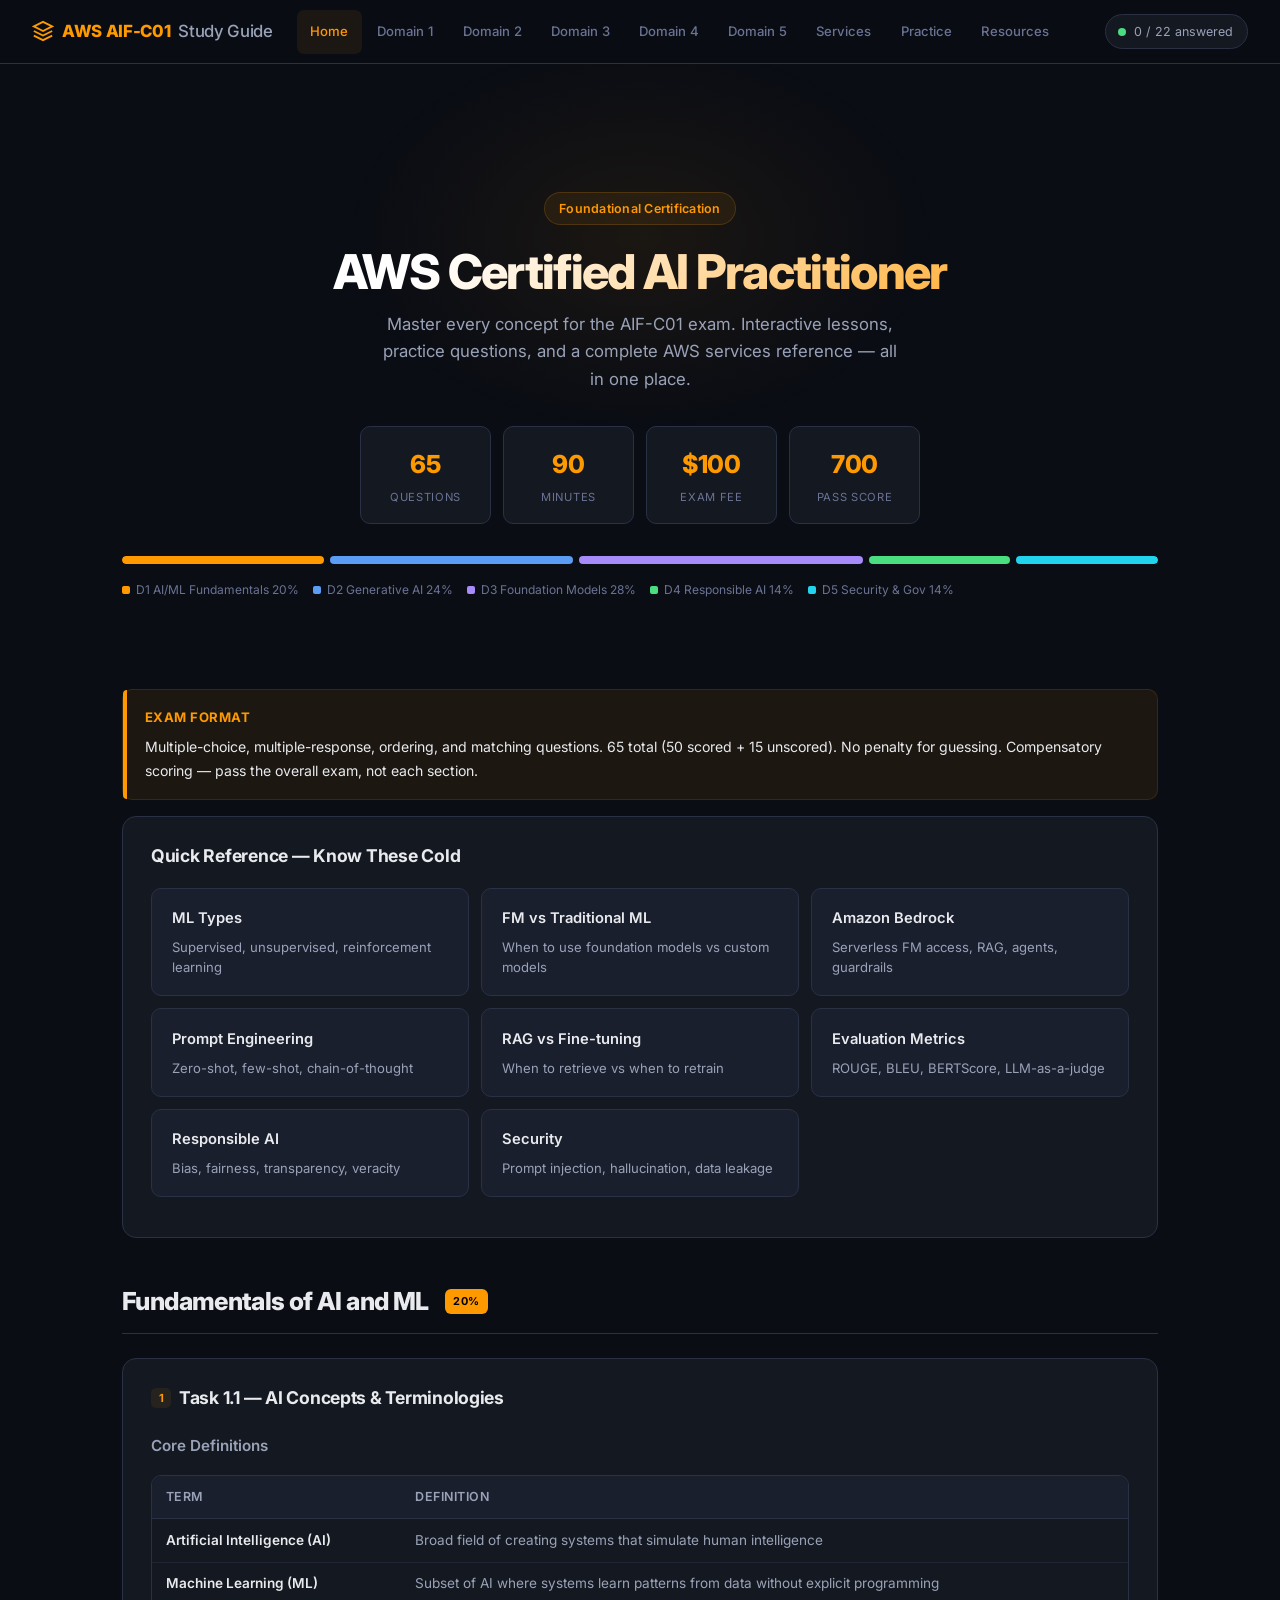
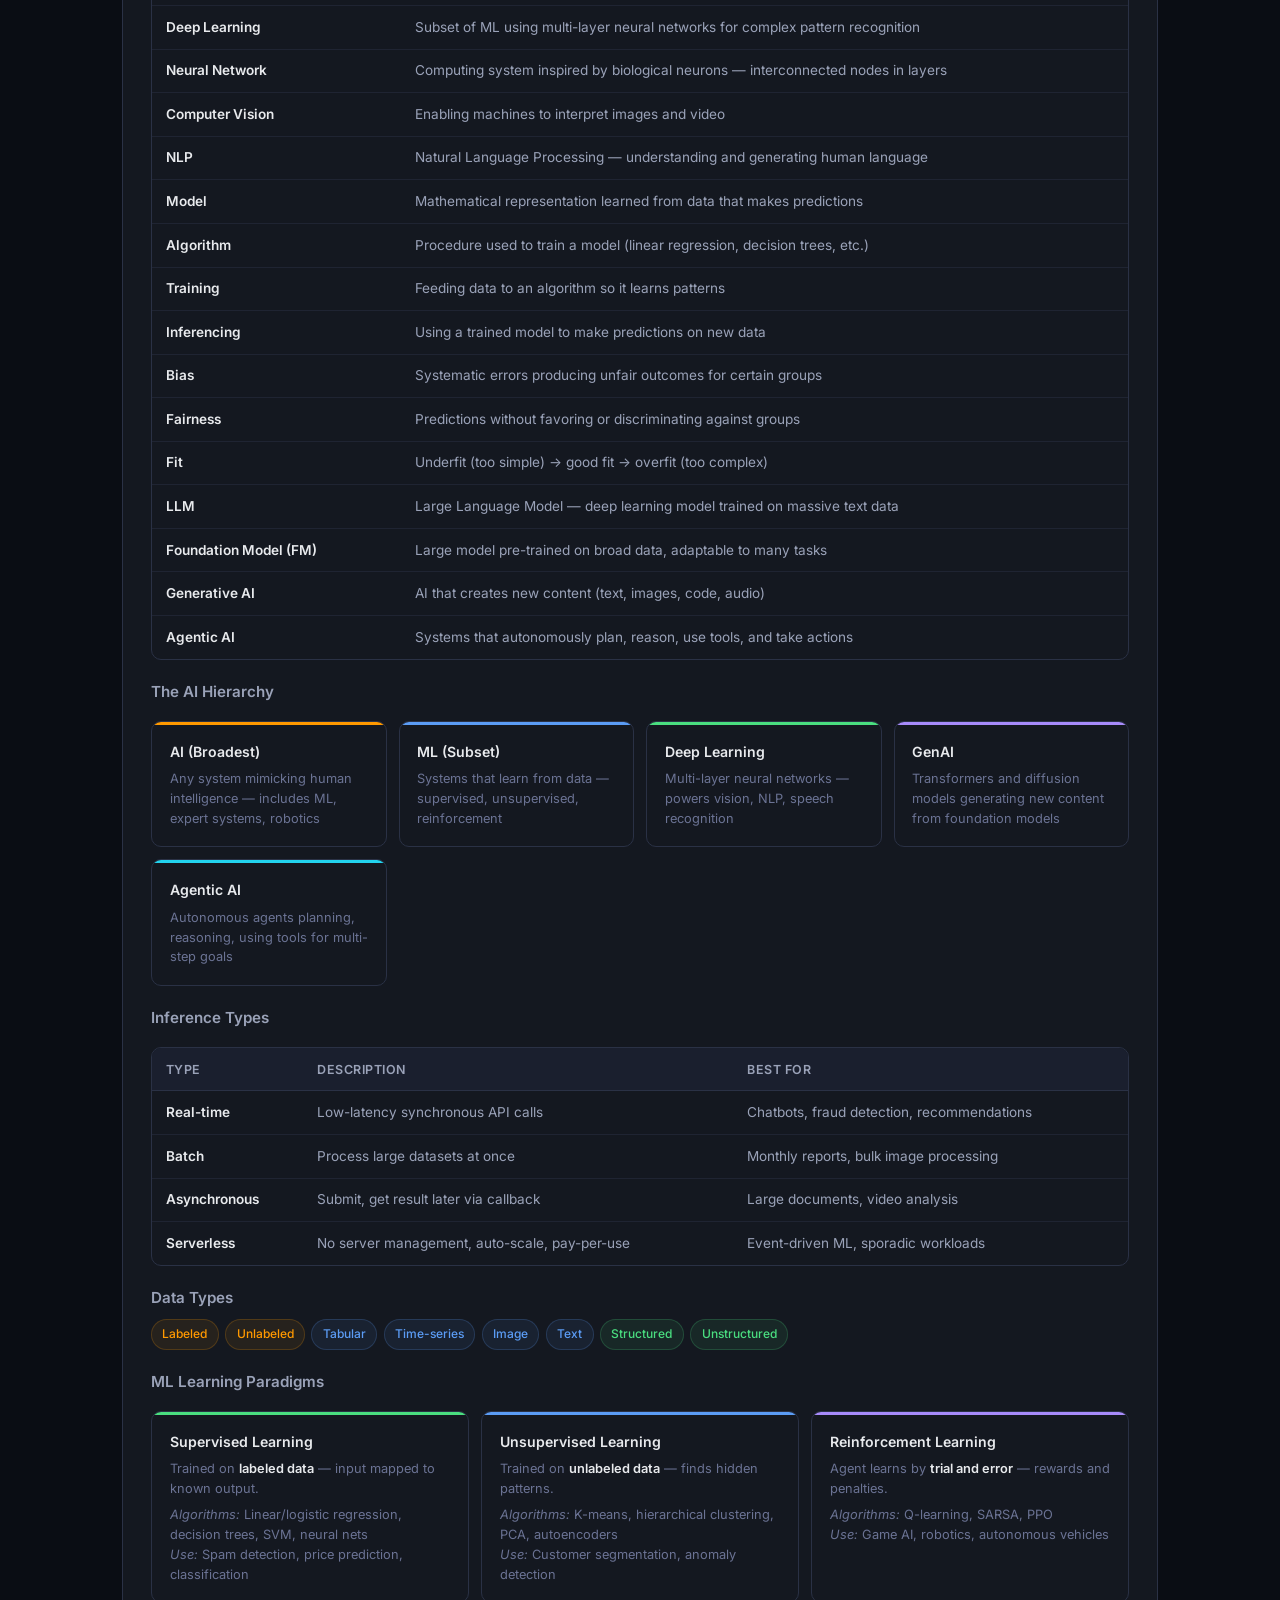
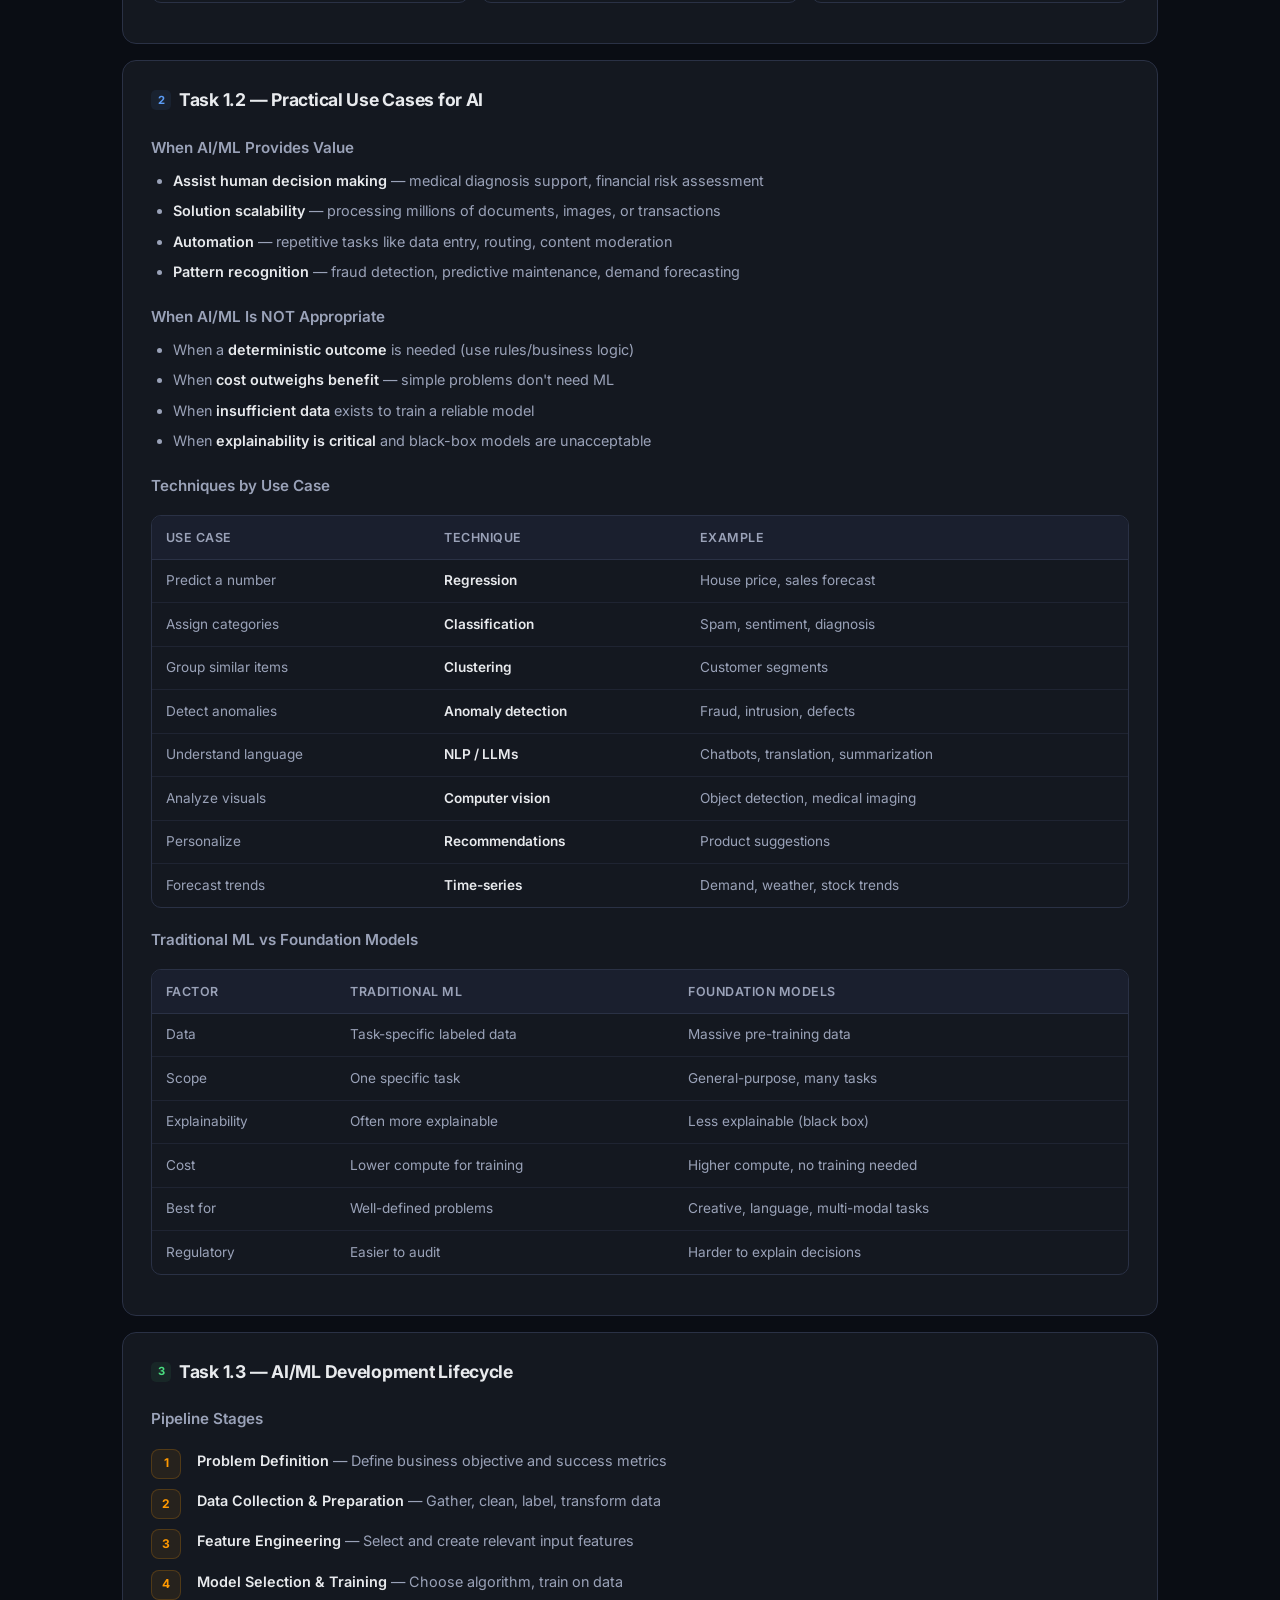
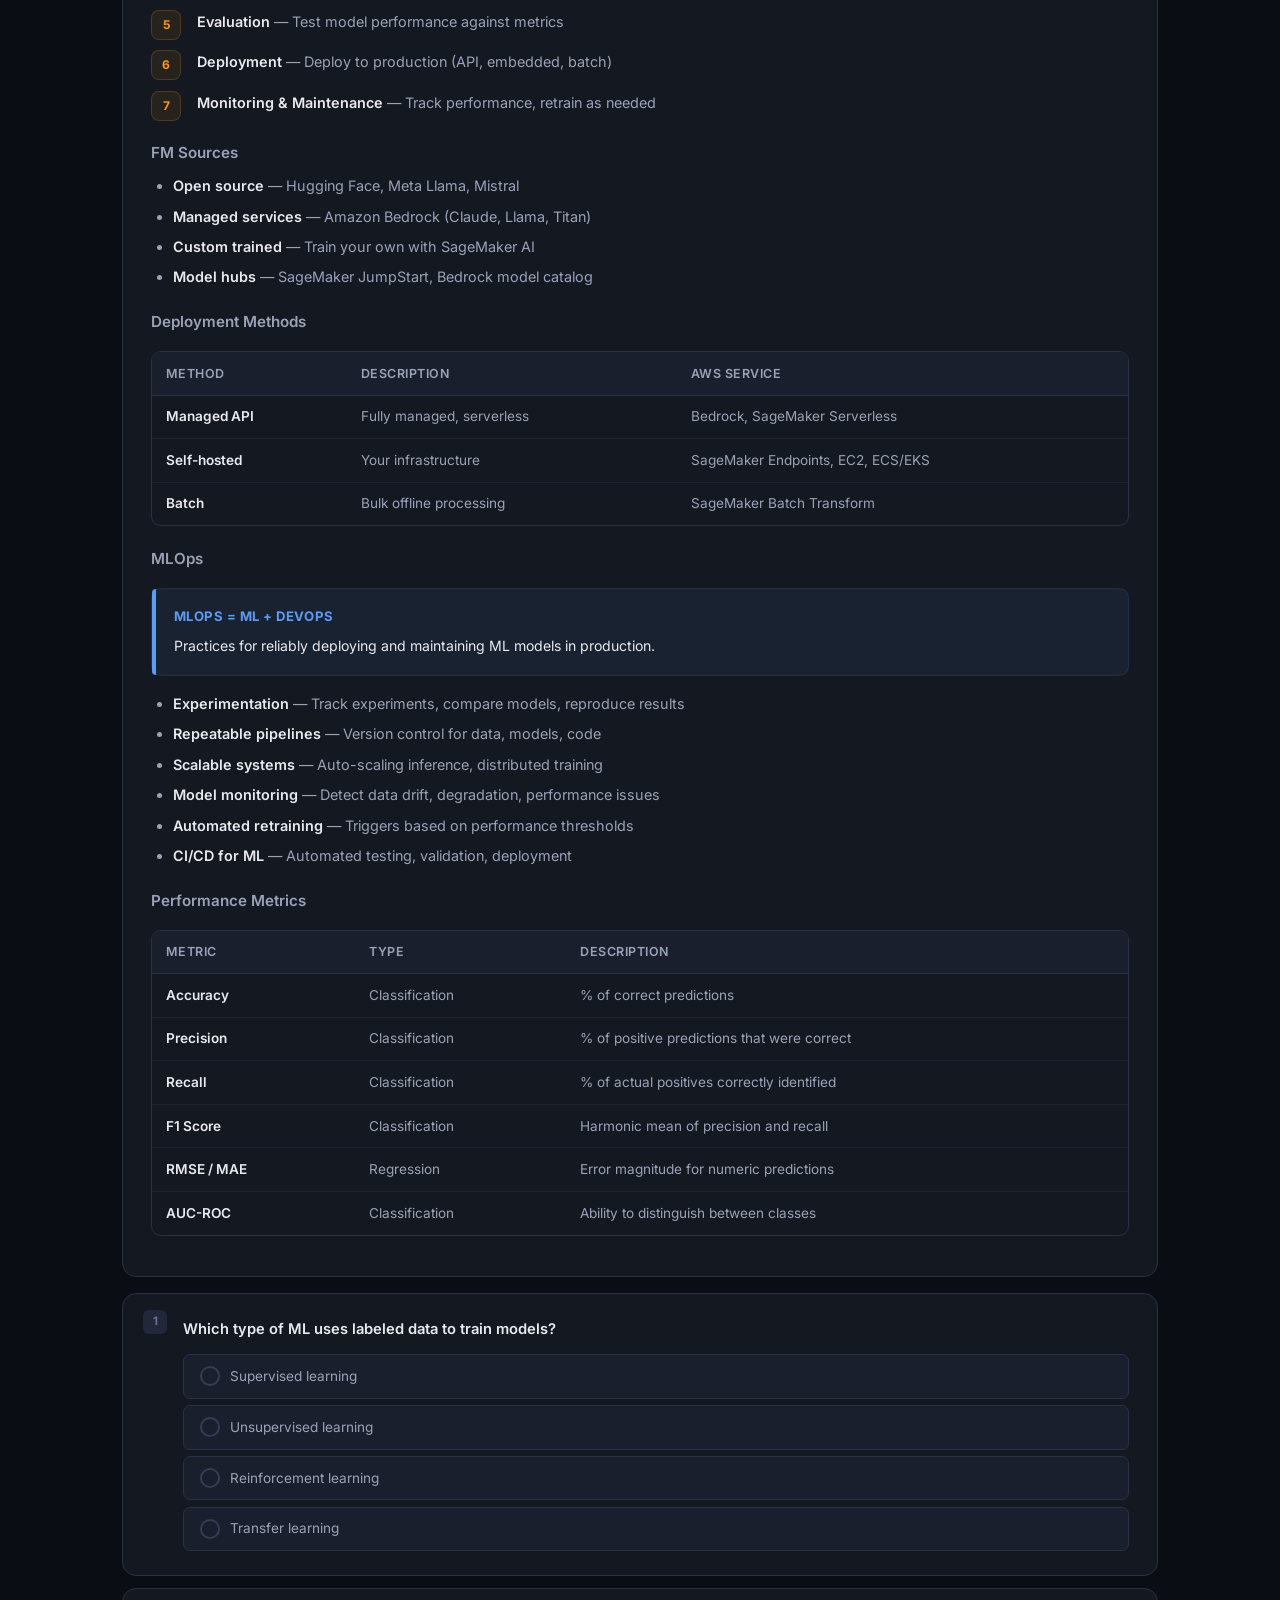
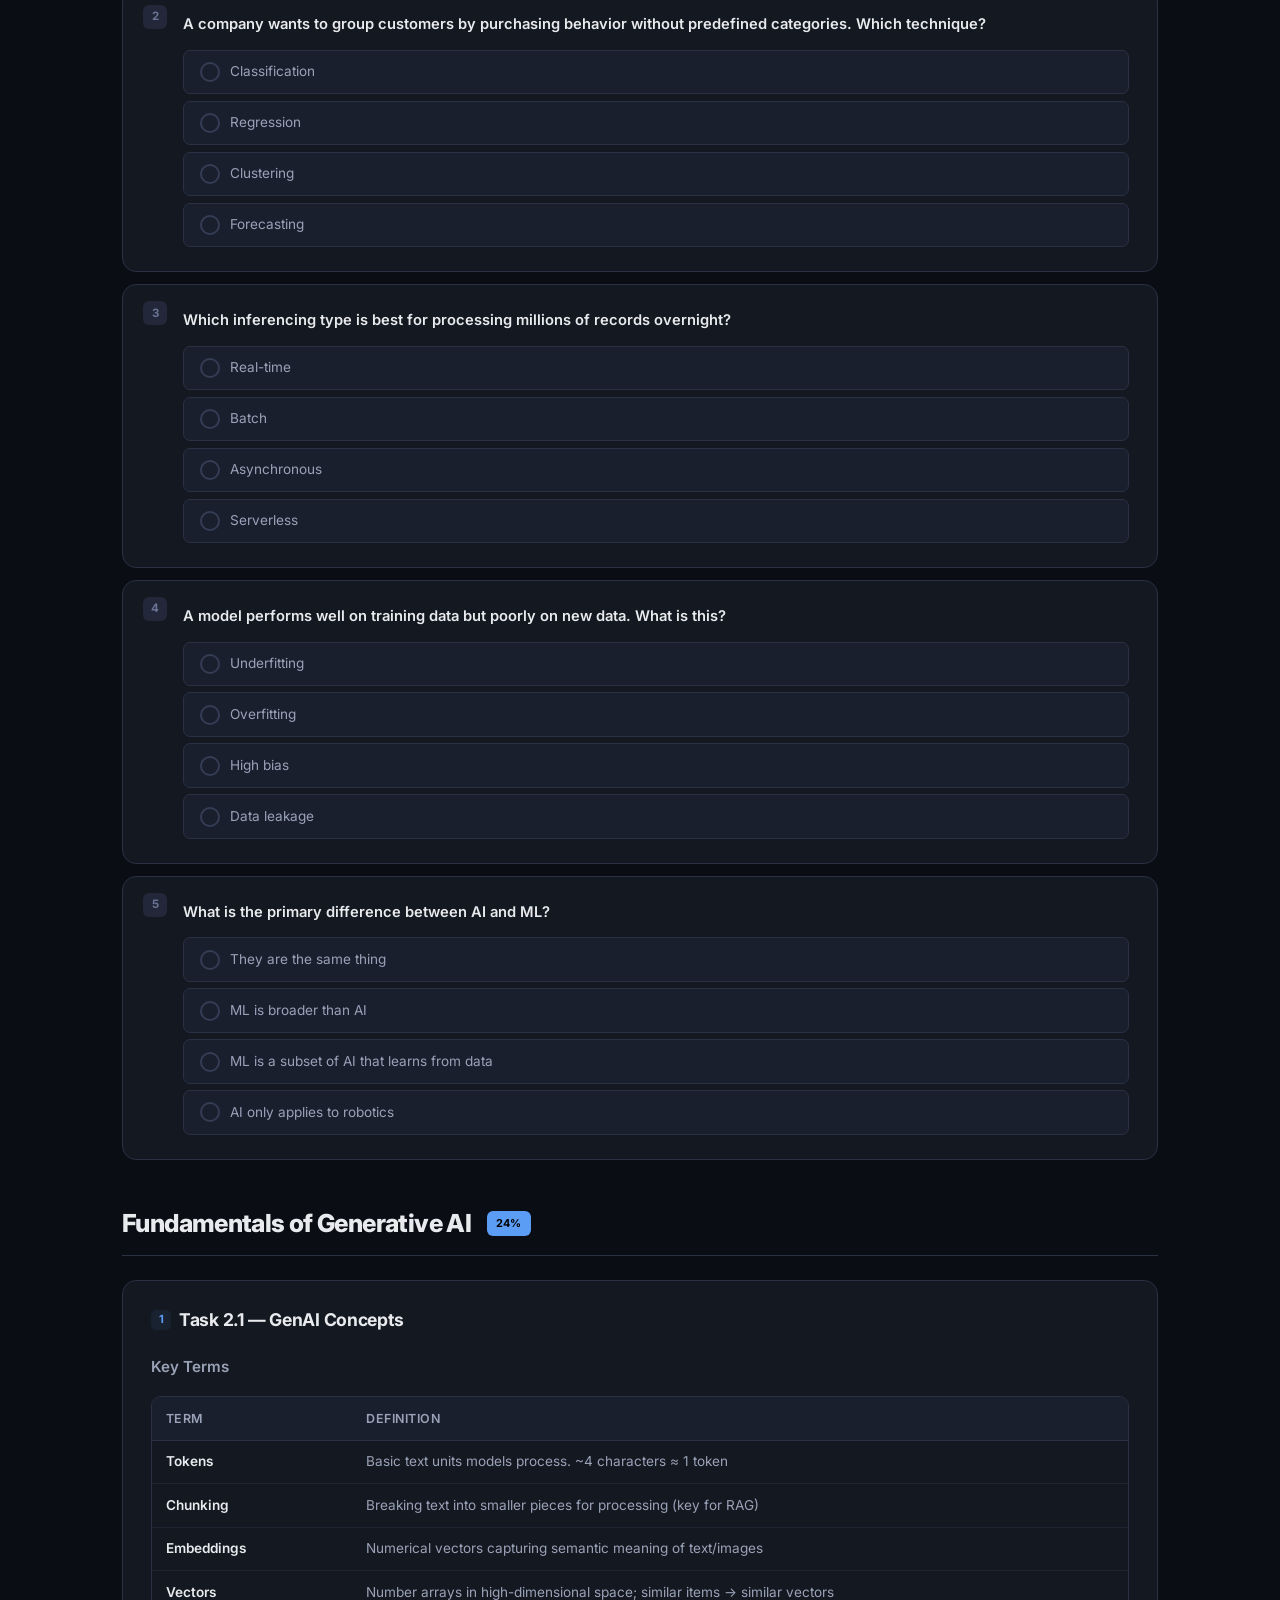
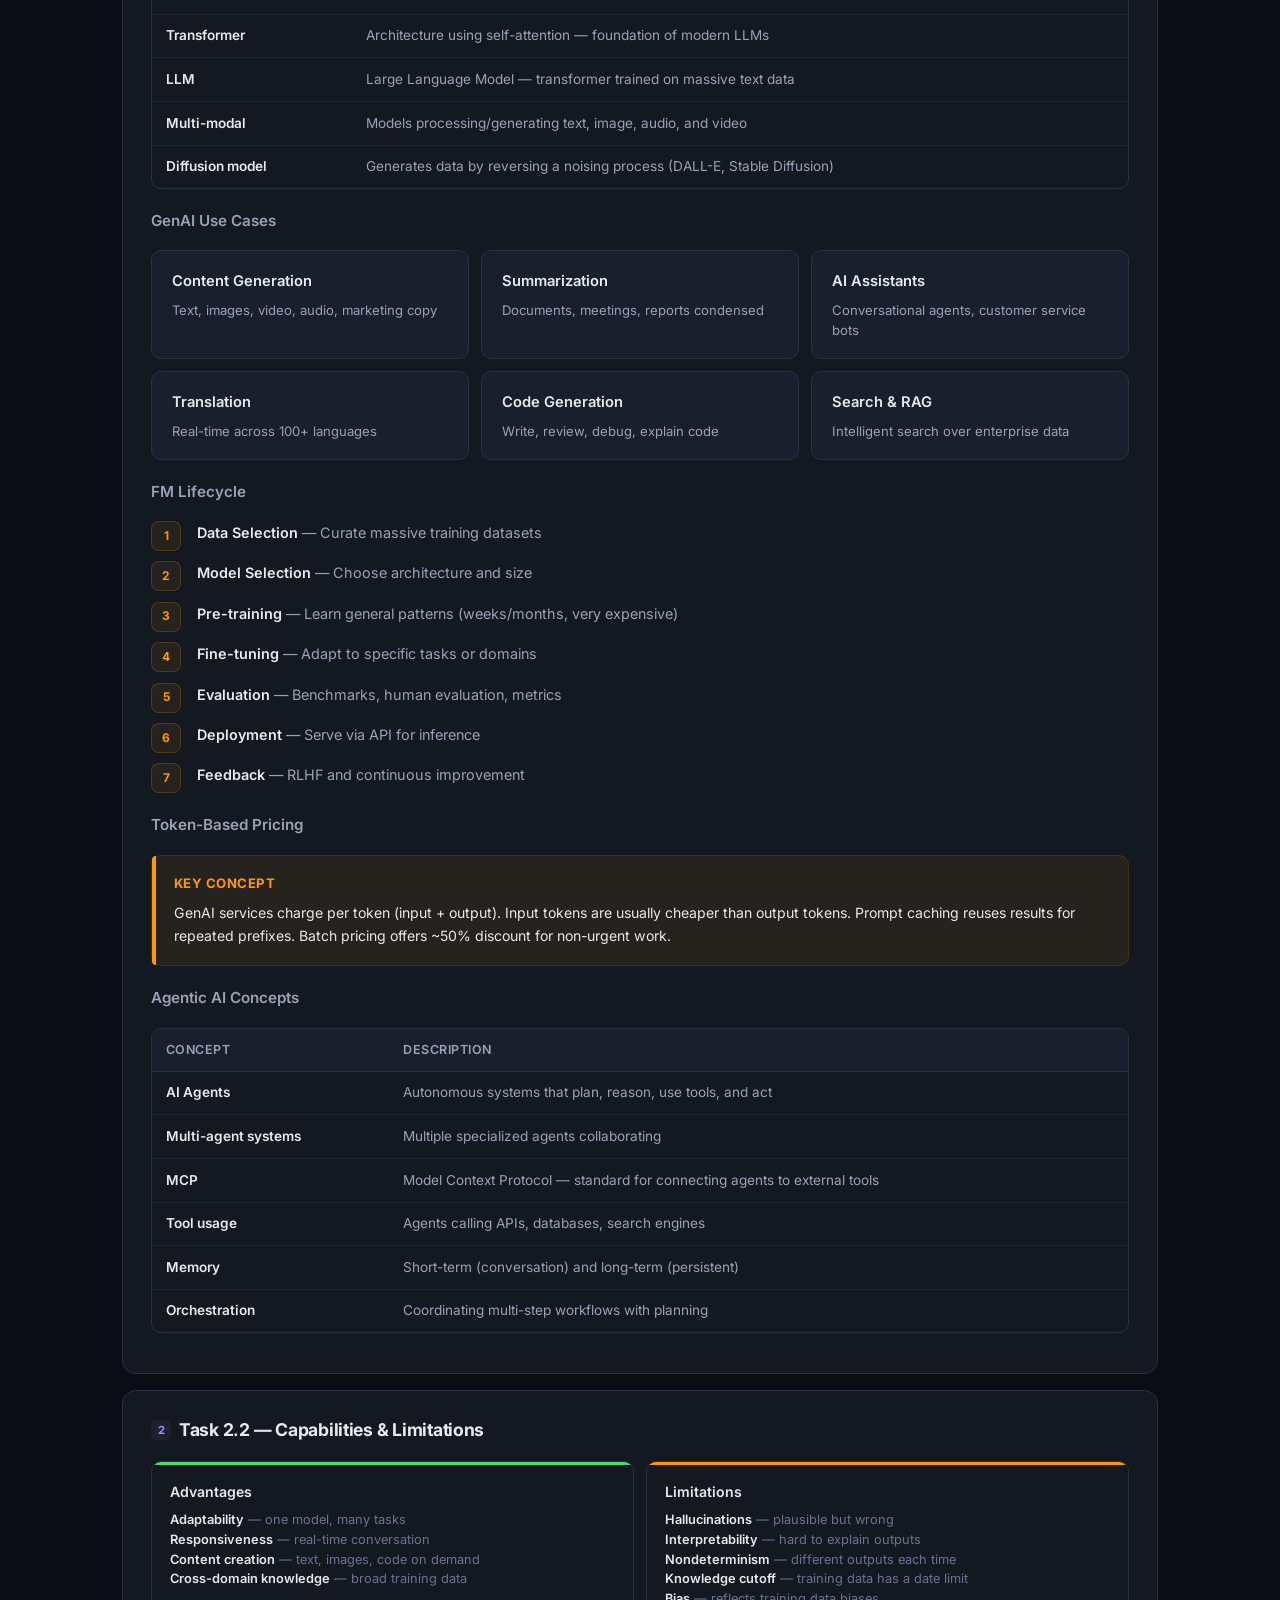
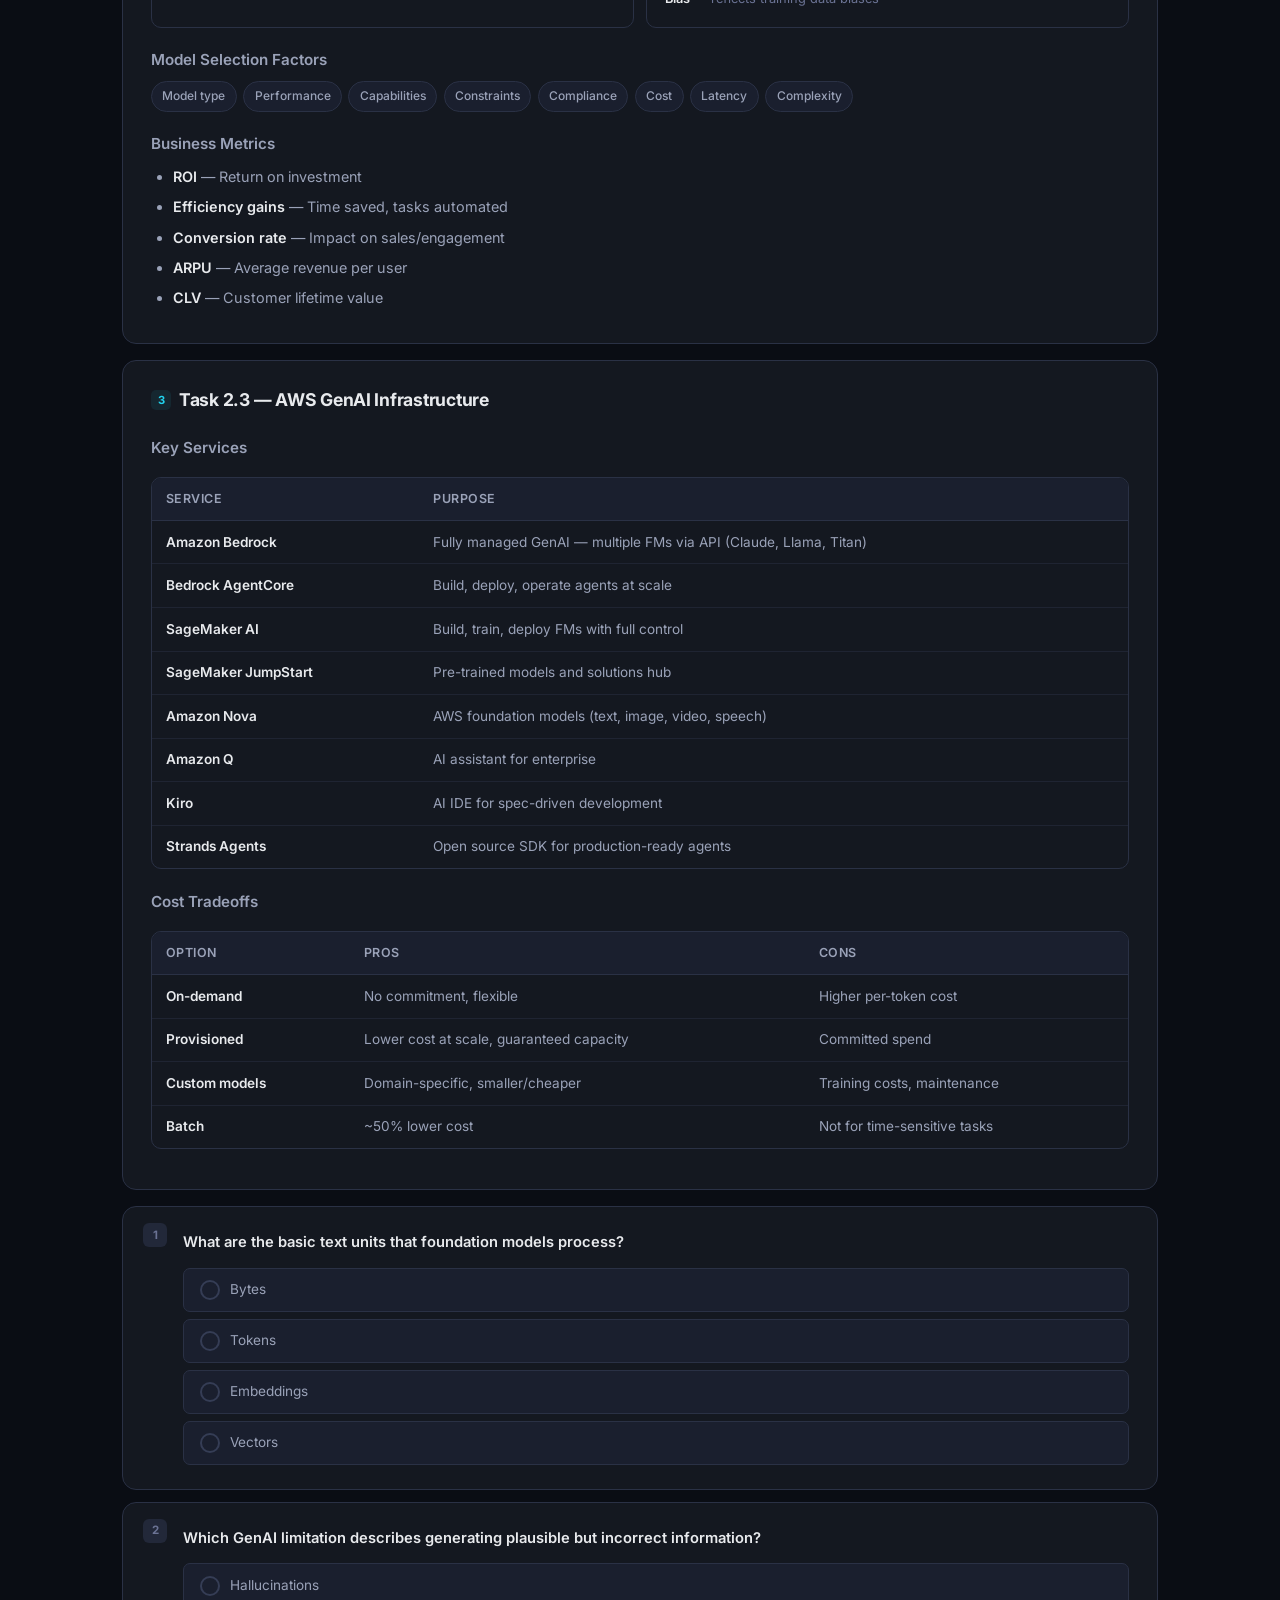
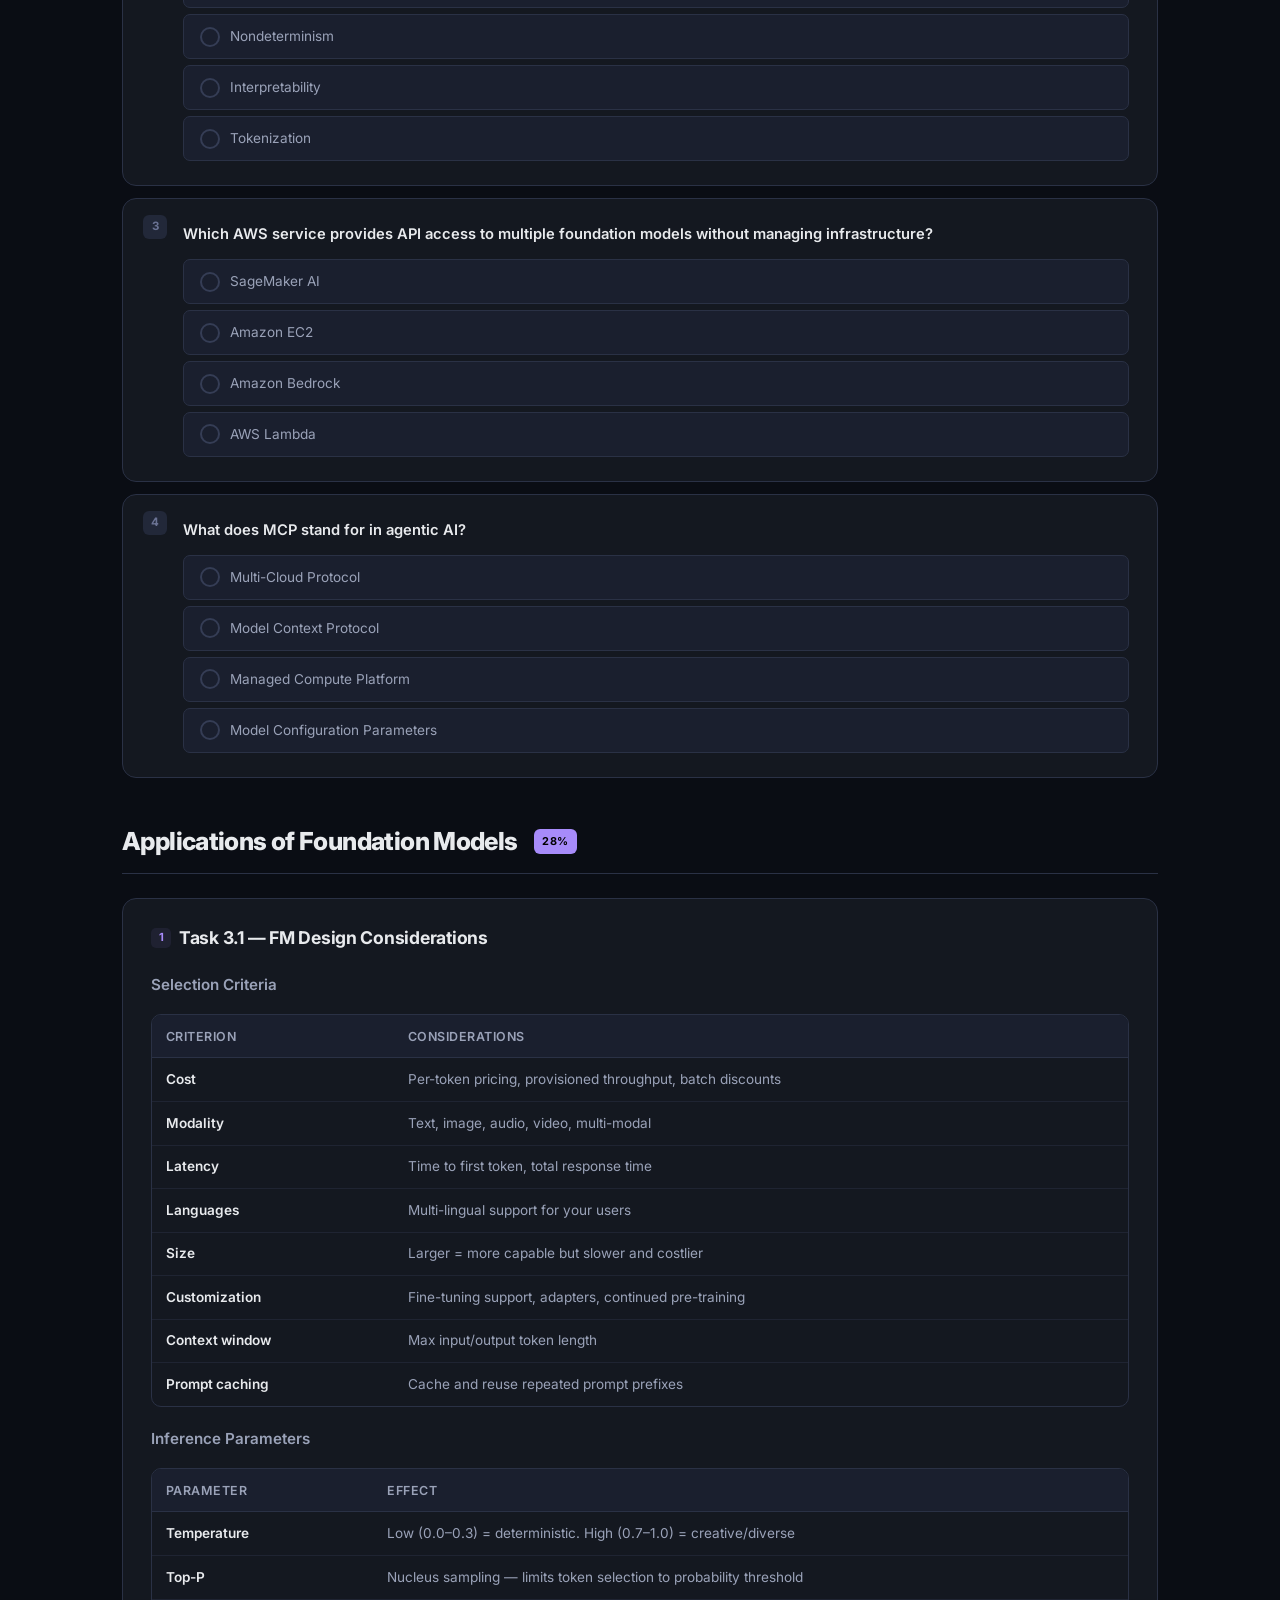
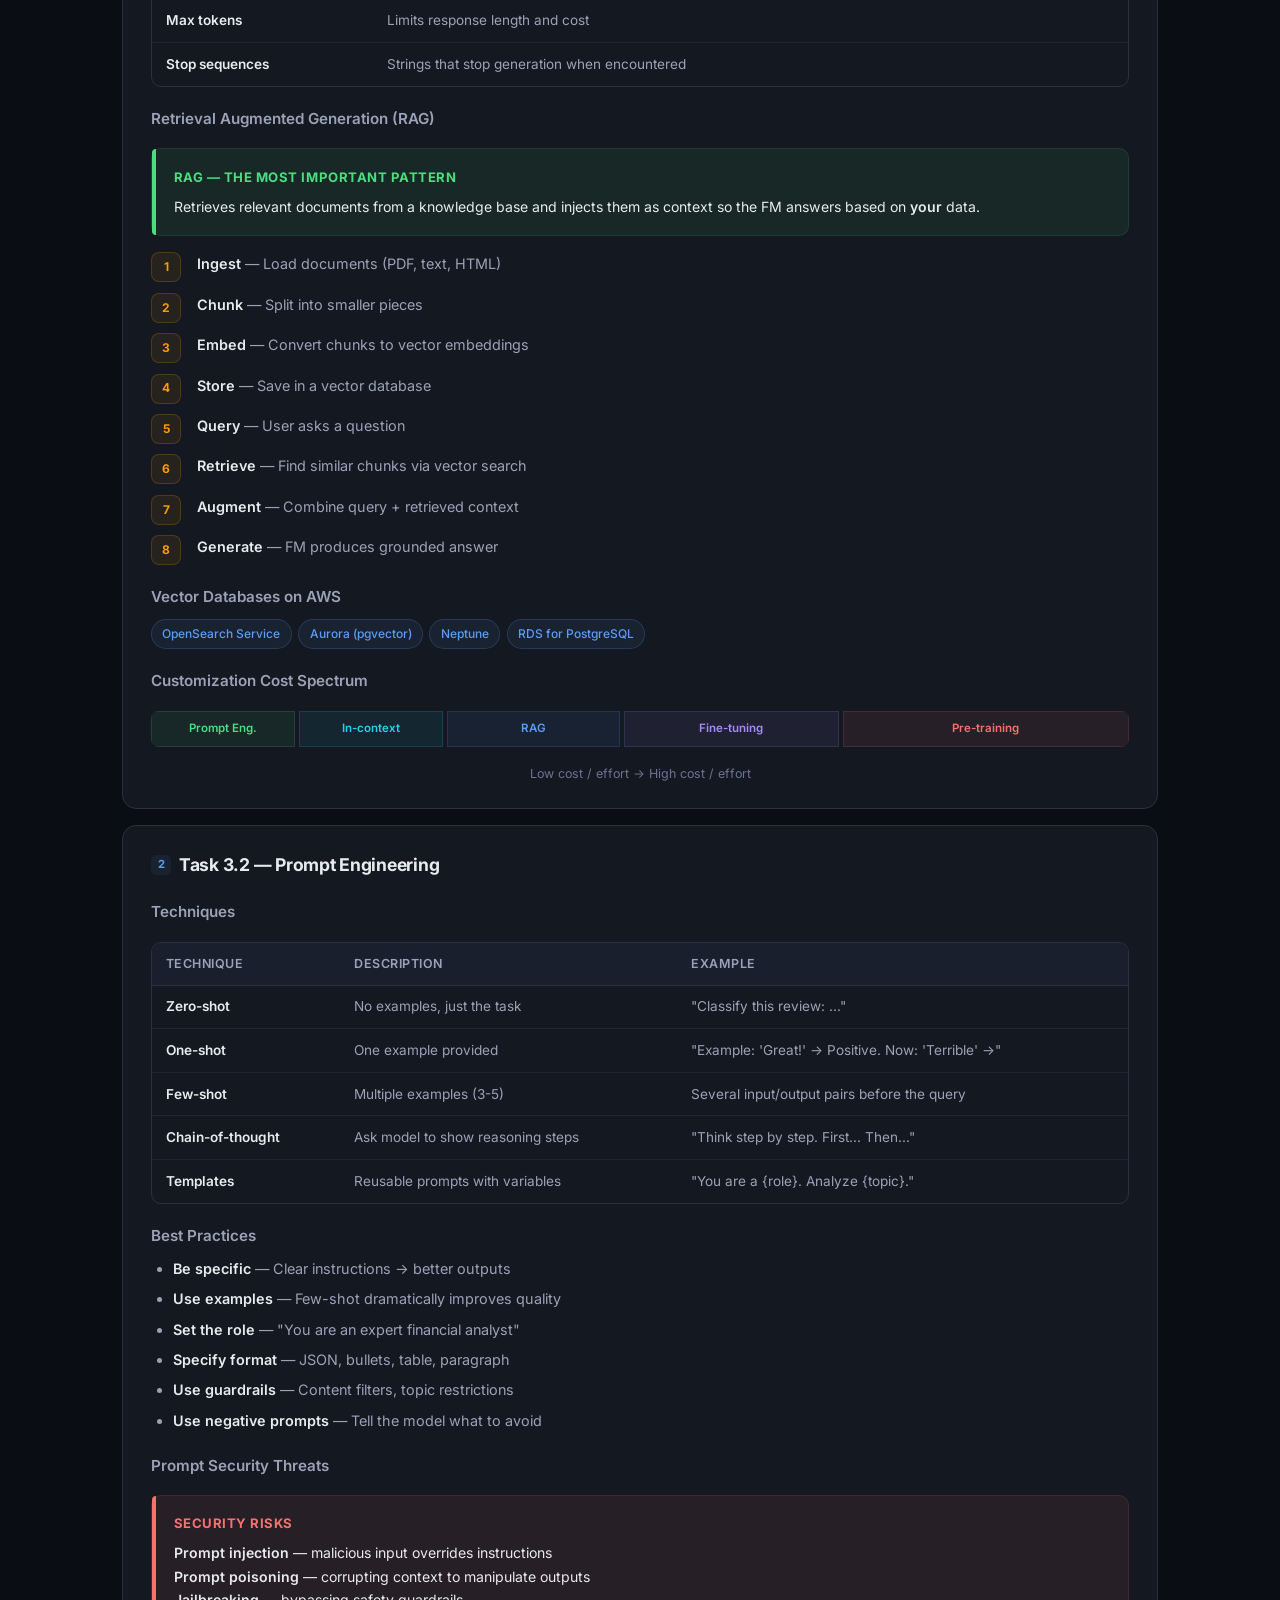
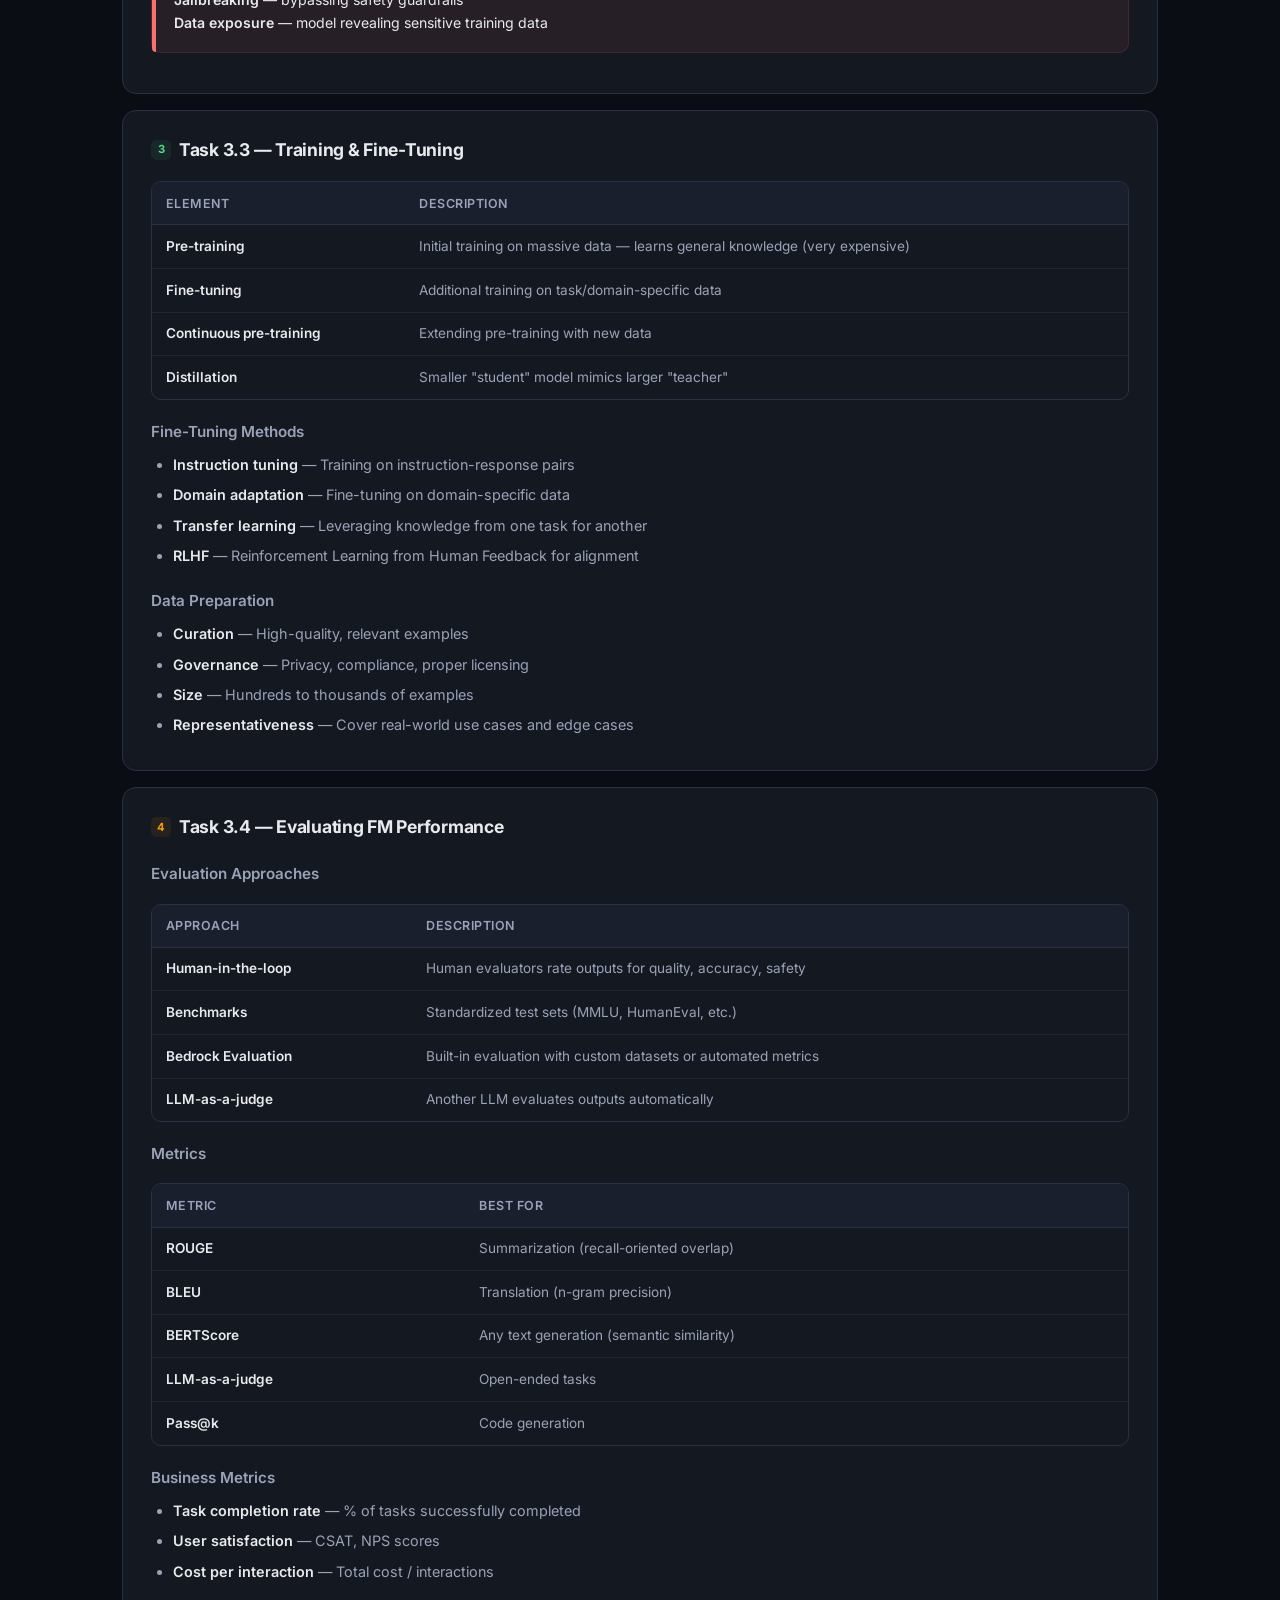
<file: docs/index.html>
<!DOCTYPE html>
<html lang="en">
<head>
<meta charset="UTF-8">
<meta name="viewport" content="width=device-width, initial-scale=1.0">
<title>AWS AI Practitioner (AIF-C01) — Study Guide</title>
<link rel="preconnect" href="https://fonts.googleapis.com">
<link href="https://fonts.googleapis.com/css2?family=Inter:wght@400;500;600;700;800&family=JetBrains+Mono:wght@400;500&display=swap" rel="stylesheet">
<style>
/* ─── FOUNDATIONS ─── */
:root{
  --bg:#0a0d14;--bg2:#0f1219;--surface:#141820;--surface2:#1a1f2e;--surface3:#222839;
  --border:#2a3145;--border2:#353d55;
  --orange:#ff9900;--orange2:#ffad33;--orange-dim:rgba(255,153,0,.08);
  --blue:#5b9cf5;--blue-dim:rgba(91,156,245,.08);
  --green:#4ade80;--green-dim:rgba(74,222,128,.08);
  --red:#f87171;--red-dim:rgba(248,113,113,.08);
  --purple:#a78bfa;--purple-dim:rgba(167,139,250,.08);
  --cyan:#22d3ee;--cyan-dim:rgba(34,211,238,.08);
  --text:#e8eaed;--text2:#9aa2b8;--text3:#6b7394;
  --radius:14px;--radius-sm:10px;--radius-xs:7px;
  --shadow:0 4px 24px rgba(0,0,0,.35);--shadow-sm:0 2px 12px rgba(0,0,0,.25);
  --font:'Inter',system-ui,-apple-system,sans-serif;
  --mono:'JetBrains Mono',ui-monospace,monospace;
  --safe-top:env(safe-area-inset-top,0px);
  --safe-bottom:env(safe-area-inset-bottom,0px);
  --safe-left:env(safe-area-inset-left,0px);
  --safe-right:env(safe-area-inset-right,0px);
}
*{margin:0;padding:0;box-sizing:border-box}
html{scroll-behavior:smooth;scrollbar-width:thin;scrollbar-color:var(--border2) transparent}
::-webkit-scrollbar{width:6px}::-webkit-scrollbar-track{background:transparent}::-webkit-scrollbar-thumb{background:var(--border2);border-radius:3px}
body{font-family:var(--font);background:var(--bg);color:var(--text);line-height:1.72;font-size:15px;-webkit-font-smoothing:antialiased;-webkit-text-size-adjust:100%;-webkit-tap-highlight-color:transparent}
::selection{background:rgba(255,153,0,.25)}
a{color:var(--orange);text-decoration:none;transition:.2s}a:hover{color:var(--orange2)}
img{max-width:100%}

/* ─── TOP NAV ─── */
.topnav{position:fixed;top:0;left:0;right:0;height:64px;background:rgba(10,13,20,.88);backdrop-filter:blur(16px) saturate(1.4);border-bottom:1px solid var(--border);z-index:200;display:flex;align-items:center;padding:var(--safe-top) max(2rem,var(--safe-right)) 0 max(2rem,var(--safe-left));gap:1.5rem}
.logo{font-weight:800;font-size:1.05rem;color:var(--orange);white-space:nowrap;letter-spacing:-.02em;display:flex;align-items:center;gap:.5rem}
.logo svg{width:22px;height:22px}
.logo span{color:var(--text2);font-weight:500}
.nav-links{display:flex;gap:2px;overflow-x:auto;scrollbar-width:none;flex:1}
.nav-links::-webkit-scrollbar{display:none}
.nav-links a{padding:.45rem .85rem;border-radius:var(--radius-xs);font-size:.82rem;font-weight:500;color:var(--text3);white-space:nowrap;transition:.2s;position:relative;min-height:44px;display:inline-flex;align-items:center}
.nav-links a:hover{color:var(--text);background:var(--surface)}
.nav-links a.active{color:var(--orange);background:var(--orange-dim)}
.nav-right{display:flex;align-items:center;gap:.75rem}
.progress-pill{display:flex;align-items:center;gap:.5rem;background:var(--surface);border:1px solid var(--border);border-radius:20px;padding:.35rem .9rem .35rem .7rem;font-size:.78rem;color:var(--text2);white-space:nowrap}
.progress-pill .dot{width:8px;height:8px;border-radius:50%;background:var(--green)}
.menu-btn{display:none;background:none;border:none;color:var(--text2);cursor:pointer;width:44px;height:44px;align-items:center;justify-content:center;border-radius:var(--radius-xs);flex-shrink:0}

/* ─── LAYOUT ─── */
.main{max-width:960px;margin:0 auto;padding:calc(88px + var(--safe-top)) max(2rem,var(--safe-right)) 4rem max(2rem,var(--safe-left))}
.wide{max-width:1100px}

/* ─── HERO ─── */
.hero{text-align:center;padding:3.5rem 0 2.5rem;position:relative}
.hero::before{content:'';position:absolute;top:-100px;left:50%;transform:translateX(-50%);width:600px;height:400px;background:radial-gradient(ellipse,rgba(255,153,0,.07) 0%,transparent 70%);pointer-events:none;z-index:-1}
.hero-badge{display:inline-flex;align-items:center;gap:.45rem;background:var(--orange-dim);border:1px solid rgba(255,153,0,.18);border-radius:20px;padding:.3rem .9rem;font-size:.78rem;font-weight:600;color:var(--orange);margin-bottom:1.2rem;letter-spacing:.02em}
.hero h1{font-size:clamp(2rem,5vw,3rem);font-weight:800;letter-spacing:-.035em;line-height:1.15;margin-bottom:.7rem;background:linear-gradient(135deg,#fff 30%,var(--orange) 100%);-webkit-background-clip:text;-webkit-text-fill-color:transparent}
.hero p{color:var(--text2);font-size:1.05rem;max-width:520px;margin:0 auto;line-height:1.65}
.stats{display:grid;grid-template-columns:repeat(4,1fr);gap:.75rem;margin-top:2rem;max-width:560px;margin-left:auto;margin-right:auto}
.stat{background:var(--surface);border:1px solid var(--border);border-radius:var(--radius-sm);padding:1rem .75rem;text-align:center;transition:.25s}
.stat:hover{border-color:var(--border2);transform:translateY(-2px)}
.stat .num{font-size:1.55rem;font-weight:800;color:var(--orange);letter-spacing:-.02em}
.stat .label{font-size:.7rem;color:var(--text3);text-transform:uppercase;letter-spacing:.06em;margin-top:.15rem}

/* ─── DOMAIN PROGRESS BAR ─── */
.domain-bar{display:flex;gap:6px;margin:2rem 0 1rem;height:8px;border-radius:4px;overflow:hidden}
.domain-bar div{border-radius:4px;transition:.4s}
.domain-bar .d1{flex:20;background:var(--orange)}
.domain-bar .d2{flex:24;background:var(--blue)}
.domain-bar .d3{flex:28;background:var(--purple)}
.domain-bar .d4{flex:14;background:var(--green)}
.domain-bar .d5{flex:14;background:var(--cyan)}
.domain-legend{display:flex;flex-wrap:wrap;gap:.4rem .9rem;font-size:.75rem;color:var(--text3);margin-bottom:2rem}
.domain-legend span{display:flex;align-items:center;gap:.35rem}
.domain-legend .dot{width:8px;height:8px;border-radius:2px}

/* ─── SECTION HEADERS ─── */
section{margin-top:3rem;scroll-margin-top:calc(80px + var(--safe-top))}
.sec-head{display:flex;align-items:center;gap:1rem;margin-bottom:1.5rem;padding-bottom:1rem;border-bottom:1px solid var(--border)}
.sec-head h2{font-size:1.55rem;font-weight:800;color:var(--text);letter-spacing:-.025em;line-height:1.25}
.sec-head .badge{display:inline-flex;align-items:center;background:var(--orange);color:#000;font-size:.68rem;font-weight:700;padding:.2rem .55rem;border-radius:6px;letter-spacing:.03em}
.sec-head .badge.blue{background:var(--blue)}
.sec-head .badge.purple{background:var(--purple)}
.sec-head .badge.green{background:var(--green)}
.sec-head .badge.cyan{background:var(--cyan)}

h3{font-size:1.1rem;font-weight:700;color:var(--text);margin:1.8rem 0 .6rem;letter-spacing:-.015em;display:flex;align-items:center;gap:.5rem}
h3 .icon{width:20px;height:20px;border-radius:5px;display:inline-flex;align-items:center;justify-content:center;font-size:.7rem;flex-shrink:0}
h4{font-size:.95rem;font-weight:600;color:var(--text2);margin:1.2rem 0 .4rem}
p,li{font-size:.9rem;color:var(--text2);line-height:1.72}
ul,ol{padding-left:1.4rem;margin:.5rem 0}
li{margin:.35rem 0}
strong{color:var(--text);font-weight:600}

/* ─── CARDS ─── */
.card{background:var(--surface);border:1px solid var(--border);border-radius:var(--radius);padding:1.5rem 1.75rem;margin:1rem 0;transition:.25s}
.card:hover{border-color:var(--border2)}
.card h3:first-child,.card>h3{margin-top:0}
.card-grid{display:grid;grid-template-columns:repeat(auto-fill,minmax(280px,1fr));gap:.75rem;margin:1rem 0}
.card-grid .card{margin:0}
.mini-card{background:var(--surface2);border:1px solid var(--border);border-radius:var(--radius-sm);padding:1.1rem 1.25rem;transition:.25s}
.mini-card:hover{border-color:var(--border2);transform:translateY(-1px)}
.mini-card h4{margin:0 0 .35rem;color:var(--text);font-size:.92rem}
.mini-card p{margin:0;font-size:.82rem;line-height:1.55}

/* ─── TABLES ─── */
.table-wrap{overflow-x:auto;margin:1rem 0;border-radius:var(--radius-sm);border:1px solid var(--border)}
table{width:100%;border-collapse:collapse;font-size:.85rem}
thead th{background:var(--surface2);color:var(--text2);padding:.65rem .85rem;text-align:left;font-weight:600;font-size:.78rem;text-transform:uppercase;letter-spacing:.04em;border-bottom:1px solid var(--border)}
td{padding:.6rem .85rem;border-bottom:1px solid rgba(42,49,69,.5);color:var(--text2);vertical-align:top}
tr:last-child td{border-bottom:none}
tr:hover td{background:rgba(255,153,0,.02)}
td strong{color:var(--text)}

/* ─── TABS ─── */
.tabs{display:flex;gap:4px;margin-bottom:1rem;flex-wrap:wrap;background:var(--surface);border:1px solid var(--border);border-radius:var(--radius-sm);padding:4px}
.tab-btn{background:transparent;border:none;color:var(--text3);padding:.5rem 1rem;border-radius:var(--radius-xs);cursor:pointer;font-size:.82rem;font-weight:500;font-family:var(--font);transition:.2s}
.tab-btn:hover{color:var(--text2);background:var(--surface2)}
.tab-btn.active{color:var(--orange);background:var(--orange-dim);font-weight:600}
.tab-content{display:none;animation:fadeUp .3s ease}.tab-content.active{display:block}

/* ─── QUIZ ─── */
.quiz-container{counter-reset:quiz-count}
.quiz{background:var(--surface);border:1px solid var(--border);border-radius:var(--radius);padding:1.5rem 1.75rem;margin:.75rem 0;counter-increment:quiz-count;position:relative}
.quiz::before{content:counter(quiz-count);position:absolute;top:1rem;left:1.25rem;width:24px;height:24px;border-radius:6px;background:var(--surface3);color:var(--text3);font-size:.72rem;font-weight:700;display:flex;align-items:center;justify-content:center}
.quiz-q{font-weight:600;color:var(--text);margin-bottom:.85rem;padding-left:2rem;font-size:.92rem;line-height:1.55}
.quiz-opts{display:flex;flex-direction:column;gap:.4rem;padding-left:2rem}
.quiz-opt{background:var(--surface2);border:1px solid var(--border);border-radius:var(--radius-xs);padding:.6rem 1rem;cursor:pointer;transition:.2s;font-size:.85rem;color:var(--text2);display:flex;align-items:center;gap:.65rem}
.quiz-opt::before{content:'';width:16px;height:16px;border-radius:50%;border:2px solid var(--border2);flex-shrink:0;transition:.2s}
.quiz-opt:hover{border-color:var(--border2);background:var(--surface3)}
.quiz-opt.correct{border-color:var(--green);background:var(--green-dim);color:var(--green)}.quiz-opt.correct::before{border-color:var(--green);background:var(--green)}
.quiz-opt.wrong{border-color:var(--red);background:var(--red-dim);color:var(--red)}.quiz-opt.wrong::before{border-color:var(--red);background:var(--red)}
.quiz-opt.correct::before,.quiz-opt.wrong::before{content:'\2713';font-size:.65rem;color:#000;display:flex;align-items:center;justify-content:center}
.quiz-feedback{margin:.8rem 0 0;padding:.75rem 1rem;border-radius:var(--radius-xs);font-size:.84rem;display:none;padding-left:2rem;line-height:1.55}
.quiz-feedback.show{display:block;animation:fadeUp .25s ease}
.quiz-feedback.correct-fb{background:var(--green-dim);color:var(--green);border-left:3px solid var(--green)}
.quiz-feedback.wrong-fb{background:var(--red-dim);color:var(--red);border-left:3px solid var(--red)}

/* ─── CALLOUTS ─── */
.callout{border-radius:var(--radius-sm);padding:1.1rem 1.35rem;margin:1rem 0;font-size:.88rem;line-height:1.65;position:relative}
.callout::before{content:'';position:absolute;left:0;top:0;bottom:0;width:4px;border-radius:var(--radius-sm) 0 0 var(--radius-sm)}
.callout.orange{background:var(--orange-dim);border:1px solid rgba(255,153,0,.12)}.callout.orange::before{background:var(--orange)}
.callout.blue{background:var(--blue-dim);border:1px solid rgba(91,156,245,.12)}.callout.blue::before{background:var(--blue)}
.callout.green{background:var(--green-dim);border:1px solid rgba(74,222,128,.12)}.callout.green::before{background:var(--green)}
.callout.red{background:var(--red-dim);border:1px solid rgba(248,113,113,.12)}.callout.red::before{background:var(--red)}
.callout.purple{background:var(--purple-dim);border:1px solid rgba(167,139,250,.12)}.callout.purple::before{background:var(--purple)}
.callout-title{font-weight:700;font-size:.82rem;text-transform:uppercase;letter-spacing:.04em;margin-bottom:.4rem}
.callout.orange .callout-title{color:var(--orange)}
.callout.blue .callout-title{color:var(--blue)}
.callout.green .callout-title{color:var(--green)}
.callout.red .callout-title{color:var(--red)}
.callout.purple .callout-title{color:var(--purple)}

/* ─── TAGS ─── */
.tags{display:flex;flex-wrap:wrap;gap:.4rem;margin:.5rem 0}
.tag{display:inline-flex;align-items:center;gap:.3rem;background:var(--surface2);border:1px solid var(--border);padding:.25rem .65rem;border-radius:20px;font-size:.75rem;color:var(--text2);font-weight:500}
.tag.orange{border-color:rgba(255,153,0,.2);color:var(--orange);background:var(--orange-dim)}
.tag.blue{border-color:rgba(91,156,245,.2);color:var(--blue);background:var(--blue-dim)}
.tag.green{border-color:rgba(74,222,128,.2);color:var(--green);background:var(--green-dim)}
.tag.purple{border-color:rgba(167,139,250,.2);color:var(--purple);background:var(--purple-dim)}
.tag.cyan{border-color:rgba(34,211,238,.2);color:var(--cyan);background:var(--cyan-dim)}

/* ─── STEP LIST ─── */
.steps{counter-reset:step;list-style:none;padding:0;margin:1rem 0}
.steps li{counter-increment:step;display:flex;gap:1rem;margin:.65rem 0;align-items:flex-start}
.steps li::before{content:counter(step);width:28px;height:28px;border-radius:8px;background:var(--orange-dim);border:1px solid rgba(255,153,0,.2);color:var(--orange);font-size:.75rem;font-weight:700;display:flex;align-items:center;justify-content:center;flex-shrink:0}

/* ─── COMPARISON GRID ─── */
.vs-grid{display:grid;grid-template-columns:repeat(auto-fit,minmax(200px,1fr));gap:.75rem;margin:1rem 0}
.vs-card{background:var(--surface);border:1px solid var(--border);border-radius:var(--radius-sm);padding:1.1rem;position:relative;overflow:hidden}
.vs-card::before{content:'';position:absolute;top:0;left:0;right:0;height:3px}
.vs-card.c1::before{background:var(--orange)}.vs-card.c2::before{background:var(--blue)}.vs-card.c3::before{background:var(--green)}.vs-card.c4::before{background:var(--purple)}.vs-card.c5::before{background:var(--cyan)}
.vs-card h4{margin:0 0 .35rem;font-size:.88rem;color:var(--text)}
.vs-card p{margin:0;font-size:.8rem;line-height:1.55;color:var(--text3)}

/* ─── FOOTER ─── */
.footer{text-align:center;padding:3rem max(2rem,var(--safe-right)) calc(2rem + var(--safe-bottom)) max(2rem,var(--safe-left));margin-top:3rem;border-top:1px solid var(--border);color:var(--text3);font-size:.82rem}

/* ─── ANIMATIONS ─── */
@keyframes fadeUp{from{opacity:0;transform:translateY(8px)}to{opacity:1;transform:translateY(0)}}
@keyframes fadeIn{from{opacity:0}to{opacity:1}}
.fade-in{animation:fadeUp .4s ease both}

/* ─── MOBILE ─── */
@media(max-width:768px){
  .topnav{padding:var(--safe-top) max(1rem,var(--safe-right)) 0 max(1rem,var(--safe-left))}
  .nav-links{display:none;position:fixed;top:calc(64px + var(--safe-top));left:0;right:0;bottom:0;background:var(--bg2);border-bottom:1px solid var(--border);flex-direction:column;padding:max(.75rem,var(--safe-left));gap:2px;overflow-y:auto;-webkit-overflow-scrolling:touch;padding-bottom:calc(2rem + var(--safe-bottom))}
  .nav-links.open{display:flex}
  .nav-links a{padding:.75rem 1rem;font-size:.95rem;min-height:48px}
  .menu-btn{display:flex}
  .progress-pill{display:none}
  .main{padding:calc(76px + var(--safe-top)) max(1rem,var(--safe-right)) 2rem max(1rem,var(--safe-left))}
  .hero h1{font-size:1.8rem}
  .stats{grid-template-columns:repeat(2,1fr)}
  .card-grid,.vs-grid{grid-template-columns:1fr}
  .sec-head h2{font-size:1.25rem}
  .card{padding:1.25rem}
  table{display:block;overflow-x:auto;-webkit-overflow-scrolling:touch}
}
@media(max-width:480px){
  .hero h1{font-size:1.5rem}
  .stat .num{font-size:1.2rem}
  .main{padding:calc(68px + var(--safe-top)) max(.75rem,var(--safe-right)) 1.5rem max(.75rem,var(--safe-left))}
  .logo span{display:none}
  .hero{padding:2rem 0 1.5rem}
}
</style>
</head>
<body>

<!-- ═══════ NAV ═══════ -->
<nav class="topnav">
  <button class="menu-btn" aria-label="Menu">
    <svg width="20" height="20" fill="none" stroke="currentColor" stroke-width="2"><path d="M3 6h14M3 10h14M3 14h14"/></svg>
  </button>
  <div class="logo">
    <svg viewBox="0 0 24 24" fill="none" stroke="currentColor" stroke-width="2"><path d="M12 2L2 7l10 5 10-5-10-5zM2 17l10 5 10-5M2 12l10 5 10-5"/></svg>
    AWS AIF-C01 <span>Study Guide</span>
  </div>
  <div class="nav-links">
    <a href="#home" class="active">Home</a>
    <a href="#domain1">Domain 1</a>
    <a href="#domain2">Domain 2</a>
    <a href="#domain3">Domain 3</a>
    <a href="#domain4">Domain 4</a>
    <a href="#domain5">Domain 5</a>
    <a href="#services">Services</a>
    <a href="#practice">Practice</a>
    <a href="#resources">Resources</a>
  </div>
  <div class="nav-right">
    <div class="progress-pill"><div class="dot"></div> <span id="progress-text">0 / 22 answered</span></div>
  </div>
</nav>

<div class="main wide">

<!-- ═══════ HOME ═══════ -->
<section id="home">
<div class="hero fade-in">
  <div class="hero-badge">Foundational Certification</div>
  <h1>AWS Certified AI Practitioner</h1>
  <p>Master every concept for the AIF-C01 exam. Interactive lessons, practice questions, and a complete AWS services reference — all in one place.</p>
  <div class="stats">
    <div class="stat"><div class="num">65</div><div class="label">Questions</div></div>
    <div class="stat"><div class="num">90</div><div class="label">Minutes</div></div>
    <div class="stat"><div class="num">$100</div><div class="label">Exam Fee</div></div>
    <div class="stat"><div class="num">700</div><div class="label">Pass Score</div></div>
  </div>
  <div class="domain-bar"><div class="d1"></div><div class="d2"></div><div class="d3"></div><div class="d4"></div><div class="d5"></div></div>
  <div class="domain-legend">
    <span><span class="dot" style="background:var(--orange)"></span> D1 AI/ML Fundamentals 20%</span>
    <span><span class="dot" style="background:var(--blue)"></span> D2 Generative AI 24%</span>
    <span><span class="dot" style="background:var(--purple)"></span> D3 Foundation Models 28%</span>
    <span><span class="dot" style="background:var(--green)"></span> D4 Responsible AI 14%</span>
    <span><span class="dot" style="background:var(--cyan)"></span> D5 Security & Gov 14%</span>
  </div>
</div>

<div class="callout orange">
  <div class="callout-title">Exam Format</div>
  Multiple-choice, multiple-response, ordering, and matching questions. 65 total (50 scored + 15 unscored). No penalty for guessing. Compensatory scoring — pass the overall exam, not each section.
</div>

<div class="card">
  <h3>Quick Reference — Know These Cold</h3>
  <div class="card-grid">
    <div class="mini-card"><h4>ML Types</h4><p>Supervised, unsupervised, reinforcement learning</p></div>
    <div class="mini-card"><h4>FM vs Traditional ML</h4><p>When to use foundation models vs custom models</p></div>
    <div class="mini-card"><h4>Amazon Bedrock</h4><p>Serverless FM access, RAG, agents, guardrails</p></div>
    <div class="mini-card"><h4>Prompt Engineering</h4><p>Zero-shot, few-shot, chain-of-thought</p></div>
    <div class="mini-card"><h4>RAG vs Fine-tuning</h4><p>When to retrieve vs when to retrain</p></div>
    <div class="mini-card"><h4>Evaluation Metrics</h4><p>ROUGE, BLEU, BERTScore, LLM-as-a-judge</p></div>
    <div class="mini-card"><h4>Responsible AI</h4><p>Bias, fairness, transparency, veracity</p></div>
    <div class="mini-card"><h4>Security</h4><p>Prompt injection, hallucination, data leakage</p></div>
  </div>
</div>
</section>

<!-- ═══════ DOMAIN 1 ═══════ -->
<section id="domain1">
<div class="sec-head">
  <h2>Fundamentals of AI and ML</h2>
  <span class="badge">20%</span>
</div>

<div class="card">
<h3><span class="icon" style="background:var(--orange-dim);color:var(--orange)">1</span> Task 1.1 — AI Concepts & Terminologies</h3>

<h4>Core Definitions</h4>
<div class="table-wrap"><table>
<thead><tr><th>Term</th><th>Definition</th></tr></thead>
<tbody>
<tr><td><strong>Artificial Intelligence (AI)</strong></td><td>Broad field of creating systems that simulate human intelligence</td></tr>
<tr><td><strong>Machine Learning (ML)</strong></td><td>Subset of AI where systems learn patterns from data without explicit programming</td></tr>
<tr><td><strong>Deep Learning</strong></td><td>Subset of ML using multi-layer neural networks for complex pattern recognition</td></tr>
<tr><td><strong>Neural Network</strong></td><td>Computing system inspired by biological neurons — interconnected nodes in layers</td></tr>
<tr><td><strong>Computer Vision</strong></td><td>Enabling machines to interpret images and video</td></tr>
<tr><td><strong>NLP</strong></td><td>Natural Language Processing — understanding and generating human language</td></tr>
<tr><td><strong>Model</strong></td><td>Mathematical representation learned from data that makes predictions</td></tr>
<tr><td><strong>Algorithm</strong></td><td>Procedure used to train a model (linear regression, decision trees, etc.)</td></tr>
<tr><td><strong>Training</strong></td><td>Feeding data to an algorithm so it learns patterns</td></tr>
<tr><td><strong>Inferencing</strong></td><td>Using a trained model to make predictions on new data</td></tr>
<tr><td><strong>Bias</strong></td><td>Systematic errors producing unfair outcomes for certain groups</td></tr>
<tr><td><strong>Fairness</strong></td><td>Predictions without favoring or discriminating against groups</td></tr>
<tr><td><strong>Fit</strong></td><td>Underfit (too simple) → good fit → overfit (too complex)</td></tr>
<tr><td><strong>LLM</strong></td><td>Large Language Model — deep learning model trained on massive text data</td></tr>
<tr><td><strong>Foundation Model (FM)</strong></td><td>Large model pre-trained on broad data, adaptable to many tasks</td></tr>
<tr><td><strong>Generative AI</strong></td><td>AI that creates new content (text, images, code, audio)</td></tr>
<tr><td><strong>Agentic AI</strong></td><td>Systems that autonomously plan, reason, use tools, and take actions</td></tr>
</tbody></table></div>

<h4>The AI Hierarchy</h4>
<div class="vs-grid">
  <div class="vs-card c1"><h4>AI (Broadest)</h4><p>Any system mimicking human intelligence — includes ML, expert systems, robotics</p></div>
  <div class="vs-card c2"><h4>ML (Subset)</h4><p>Systems that learn from data — supervised, unsupervised, reinforcement</p></div>
  <div class="vs-card c3"><h4>Deep Learning</h4><p>Multi-layer neural networks — powers vision, NLP, speech recognition</p></div>
  <div class="vs-card c4"><h4>GenAI</h4><p>Transformers and diffusion models generating new content from foundation models</p></div>
  <div class="vs-card c5"><h4>Agentic AI</h4><p>Autonomous agents planning, reasoning, using tools for multi-step goals</p></div>
</div>

<h4>Inference Types</h4>
<div class="table-wrap"><table>
<thead><tr><th>Type</th><th>Description</th><th>Best For</th></tr></thead>
<tbody>
<tr><td><strong>Real-time</strong></td><td>Low-latency synchronous API calls</td><td>Chatbots, fraud detection, recommendations</td></tr>
<tr><td><strong>Batch</strong></td><td>Process large datasets at once</td><td>Monthly reports, bulk image processing</td></tr>
<tr><td><strong>Asynchronous</strong></td><td>Submit, get result later via callback</td><td>Large documents, video analysis</td></tr>
<tr><td><strong>Serverless</strong></td><td>No server management, auto-scale, pay-per-use</td><td>Event-driven ML, sporadic workloads</td></tr>
</tbody></table></div>

<h4>Data Types</h4>
<div class="tags">
  <span class="tag orange">Labeled</span><span class="tag orange">Unlabeled</span>
  <span class="tag blue">Tabular</span><span class="tag blue">Time-series</span>
  <span class="tag blue">Image</span><span class="tag blue">Text</span>
  <span class="tag green">Structured</span><span class="tag green">Unstructured</span>
</div>

<h4>ML Learning Paradigms</h4>
<div class="vs-grid">
  <div class="vs-card c3">
    <h4>Supervised Learning</h4>
    <p>Trained on <strong>labeled data</strong> — input mapped to known output.</p>
    <p style="margin-top:.4rem"><em>Algorithms:</em> Linear/logistic regression, decision trees, SVM, neural nets</p>
    <p><em>Use:</em> Spam detection, price prediction, classification</p>
  </div>
  <div class="vs-card c2">
    <h4>Unsupervised Learning</h4>
    <p>Trained on <strong>unlabeled data</strong> — finds hidden patterns.</p>
    <p style="margin-top:.4rem"><em>Algorithms:</em> K-means, hierarchical clustering, PCA, autoencoders</p>
    <p><em>Use:</em> Customer segmentation, anomaly detection</p>
  </div>
  <div class="vs-card c4">
    <h4>Reinforcement Learning</h4>
    <p>Agent learns by <strong>trial and error</strong> — rewards and penalties.</p>
    <p style="margin-top:.4rem"><em>Algorithms:</em> Q-learning, SARSA, PPO</p>
    <p><em>Use:</em> Game AI, robotics, autonomous vehicles</p>
  </div>
</div>
</div>

<div class="card">
<h3><span class="icon" style="background:var(--blue-dim);color:var(--blue)">2</span> Task 1.2 — Practical Use Cases for AI</h3>

<h4>When AI/ML Provides Value</h4>
<ul>
  <li><strong>Assist human decision making</strong> — medical diagnosis support, financial risk assessment</li>
  <li><strong>Solution scalability</strong> — processing millions of documents, images, or transactions</li>
  <li><strong>Automation</strong> — repetitive tasks like data entry, routing, content moderation</li>
  <li><strong>Pattern recognition</strong> — fraud detection, predictive maintenance, demand forecasting</li>
</ul>

<h4>When AI/ML Is NOT Appropriate</h4>
<ul>
  <li>When a <strong>deterministic outcome</strong> is needed (use rules/business logic)</li>
  <li>When <strong>cost outweighs benefit</strong> — simple problems don't need ML</li>
  <li>When <strong>insufficient data</strong> exists to train a reliable model</li>
  <li>When <strong>explainability is critical</strong> and black-box models are unacceptable</li>
</ul>

<h4>Techniques by Use Case</h4>
<div class="table-wrap"><table>
<thead><tr><th>Use Case</th><th>Technique</th><th>Example</th></tr></thead>
<tbody>
<tr><td>Predict a number</td><td><strong>Regression</strong></td><td>House price, sales forecast</td></tr>
<tr><td>Assign categories</td><td><strong>Classification</strong></td><td>Spam, sentiment, diagnosis</td></tr>
<tr><td>Group similar items</td><td><strong>Clustering</strong></td><td>Customer segments</td></tr>
<tr><td>Detect anomalies</td><td><strong>Anomaly detection</strong></td><td>Fraud, intrusion, defects</td></tr>
<tr><td>Understand language</td><td><strong>NLP / LLMs</strong></td><td>Chatbots, translation, summarization</td></tr>
<tr><td>Analyze visuals</td><td><strong>Computer vision</strong></td><td>Object detection, medical imaging</td></tr>
<tr><td>Personalize</td><td><strong>Recommendations</strong></td><td>Product suggestions</td></tr>
<tr><td>Forecast trends</td><td><strong>Time-series</strong></td><td>Demand, weather, stock trends</td></tr>
</tbody></table></div>

<h4>Traditional ML vs Foundation Models</h4>
<div class="table-wrap"><table>
<thead><tr><th>Factor</th><th>Traditional ML</th><th>Foundation Models</th></tr></thead>
<tbody>
<tr><td>Data</td><td>Task-specific labeled data</td><td>Massive pre-training data</td></tr>
<tr><td>Scope</td><td>One specific task</td><td>General-purpose, many tasks</td></tr>
<tr><td>Explainability</td><td>Often more explainable</td><td>Less explainable (black box)</td></tr>
<tr><td>Cost</td><td>Lower compute for training</td><td>Higher compute, no training needed</td></tr>
<tr><td>Best for</td><td>Well-defined problems</td><td>Creative, language, multi-modal tasks</td></tr>
<tr><td>Regulatory</td><td>Easier to audit</td><td>Harder to explain decisions</td></tr>
</tbody></table></div>
</div>

<div class="card">
<h3><span class="icon" style="background:var(--green-dim);color:var(--green)">3</span> Task 1.3 — AI/ML Development Lifecycle</h3>

<h4>Pipeline Stages</h4>
<ol class="steps">
  <li><div><strong>Problem Definition</strong> — Define business objective and success metrics</div></li>
  <li><div><strong>Data Collection & Preparation</strong> — Gather, clean, label, transform data</div></li>
  <li><div><strong>Feature Engineering</strong> — Select and create relevant input features</div></li>
  <li><div><strong>Model Selection & Training</strong> — Choose algorithm, train on data</div></li>
  <li><div><strong>Evaluation</strong> — Test model performance against metrics</div></li>
  <li><div><strong>Deployment</strong> — Deploy to production (API, embedded, batch)</div></li>
  <li><div><strong>Monitoring & Maintenance</strong> — Track performance, retrain as needed</div></li>
</ol>

<h4>FM Sources</h4>
<ul>
  <li><strong>Open source</strong> — Hugging Face, Meta Llama, Mistral</li>
  <li><strong>Managed services</strong> — Amazon Bedrock (Claude, Llama, Titan)</li>
  <li><strong>Custom trained</strong> — Train your own with SageMaker AI</li>
  <li><strong>Model hubs</strong> — SageMaker JumpStart, Bedrock model catalog</li>
</ul>

<h4>Deployment Methods</h4>
<div class="table-wrap"><table>
<thead><tr><th>Method</th><th>Description</th><th>AWS Service</th></tr></thead>
<tbody>
<tr><td><strong>Managed API</strong></td><td>Fully managed, serverless</td><td>Bedrock, SageMaker Serverless</td></tr>
<tr><td><strong>Self-hosted</strong></td><td>Your infrastructure</td><td>SageMaker Endpoints, EC2, ECS/EKS</td></tr>
<tr><td><strong>Batch</strong></td><td>Bulk offline processing</td><td>SageMaker Batch Transform</td></tr>
</tbody></table></div>

<h4>MLOps</h4>
<div class="callout blue">
  <div class="callout-title">MLOps = ML + DevOps</div>
  Practices for reliably deploying and maintaining ML models in production.
</div>
<ul>
  <li><strong>Experimentation</strong> — Track experiments, compare models, reproduce results</li>
  <li><strong>Repeatable pipelines</strong> — Version control for data, models, code</li>
  <li><strong>Scalable systems</strong> — Auto-scaling inference, distributed training</li>
  <li><strong>Model monitoring</strong> — Detect data drift, degradation, performance issues</li>
  <li><strong>Automated retraining</strong> — Triggers based on performance thresholds</li>
  <li><strong>CI/CD for ML</strong> — Automated testing, validation, deployment</li>
</ul>

<h4>Performance Metrics</h4>
<div class="table-wrap"><table>
<thead><tr><th>Metric</th><th>Type</th><th>Description</th></tr></thead>
<tbody>
<tr><td><strong>Accuracy</strong></td><td>Classification</td><td>% of correct predictions</td></tr>
<tr><td><strong>Precision</strong></td><td>Classification</td><td>% of positive predictions that were correct</td></tr>
<tr><td><strong>Recall</strong></td><td>Classification</td><td>% of actual positives correctly identified</td></tr>
<tr><td><strong>F1 Score</strong></td><td>Classification</td><td>Harmonic mean of precision and recall</td></tr>
<tr><td><strong>RMSE / MAE</strong></td><td>Regression</td><td>Error magnitude for numeric predictions</td></tr>
<tr><td><strong>AUC-ROC</strong></td><td>Classification</td><td>Ability to distinguish between classes</td></tr>
</tbody></table></div>
</div>

<div class="quiz-container">
<div class="quiz"><div class="quiz-q">Which type of ML uses labeled data to train models?</div>
<div class="quiz-opts" data-correct="0">
<div class="quiz-opt" data-idx="0">Supervised learning</div>
<div class="quiz-opt" data-idx="1">Unsupervised learning</div>
<div class="quiz-opt" data-idx="2">Reinforcement learning</div>
<div class="quiz-opt" data-idx="3">Transfer learning</div>
</div>
<div class="quiz-feedback correct-fb">Supervised learning uses labeled data where both input and known output are provided during training.</div>
<div class="quiz-feedback wrong-fb">Supervised learning uses labeled data. Unsupervised uses unlabeled data, reinforcement uses rewards/penalties.</div>
</div>

<div class="quiz"><div class="quiz-q">A company wants to group customers by purchasing behavior without predefined categories. Which technique?</div>
<div class="quiz-opts" data-correct="2">
<div class="quiz-opt" data-idx="0">Classification</div>
<div class="quiz-opt" data-idx="1">Regression</div>
<div class="quiz-opt" data-idx="2">Clustering</div>
<div class="quiz-opt" data-idx="3">Forecasting</div>
</div>
<div class="quiz-feedback correct-fb">Clustering is unsupervised — it groups similar data points without predefined labels.</div>
<div class="quiz-feedback wrong-fb">Clustering groups similar items without labels. Classification requires labeled categories.</div>
</div>

<div class="quiz"><div class="quiz-q">Which inferencing type is best for processing millions of records overnight?</div>
<div class="quiz-opts" data-correct="1">
<div class="quiz-opt" data-idx="0">Real-time</div>
<div class="quiz-opt" data-idx="1">Batch</div>
<div class="quiz-opt" data-idx="2">Asynchronous</div>
<div class="quiz-opt" data-idx="3">Serverless</div>
</div>
<div class="quiz-feedback correct-fb">Batch processes large datasets at once — ideal for non-time-sensitive workloads like overnight reports.</div>
<div class="quiz-feedback wrong-fb">Batch inferencing handles large volumes without latency requirements.</div>
</div>

<div class="quiz"><div class="quiz-q">A model performs well on training data but poorly on new data. What is this?</div>
<div class="quiz-opts" data-correct="1">
<div class="quiz-opt" data-idx="0">Underfitting</div>
<div class="quiz-opt" data-idx="1">Overfitting</div>
<div class="quiz-opt" data-idx="2">High bias</div>
<div class="quiz-opt" data-idx="3">Data leakage</div>
</div>
<div class="quiz-feedback correct-fb">Overfitting — the model memorized training data (including noise) instead of learning generalizable patterns.</div>
<div class="quiz-feedback wrong-fb">Overfitting means the model is too complex and fails to generalize to unseen data.</div>
</div>

<div class="quiz"><div class="quiz-q">What is the primary difference between AI and ML?</div>
<div class="quiz-opts" data-correct="2">
<div class="quiz-opt" data-idx="0">They are the same thing</div>
<div class="quiz-opt" data-idx="1">ML is broader than AI</div>
<div class="quiz-opt" data-idx="2">ML is a subset of AI that learns from data</div>
<div class="quiz-opt" data-idx="3">AI only applies to robotics</div>
</div>
<div class="quiz-feedback correct-fb">AI is the broad field of simulating intelligence. ML is a subset focused on learning from data.</div>
<div class="quiz-feedback wrong-fb">AI is the broad field; ML is a subset that specifically uses data-driven learning.</div>
</div>
</div>
</section>

<!-- ═══════ DOMAIN 2 ═══════ -->
<section id="domain2">
<div class="sec-head">
  <h2>Fundamentals of Generative AI</h2>
  <span class="badge blue">24%</span>
</div>

<div class="card">
<h3><span class="icon" style="background:var(--blue-dim);color:var(--blue)">1</span> Task 2.1 — GenAI Concepts</h3>

<h4>Key Terms</h4>
<div class="table-wrap"><table>
<thead><tr><th>Term</th><th>Definition</th></tr></thead>
<tbody>
<tr><td><strong>Tokens</strong></td><td>Basic text units models process. ~4 characters ≈ 1 token</td></tr>
<tr><td><strong>Chunking</strong></td><td>Breaking text into smaller pieces for processing (key for RAG)</td></tr>
<tr><td><strong>Embeddings</strong></td><td>Numerical vectors capturing semantic meaning of text/images</td></tr>
<tr><td><strong>Vectors</strong></td><td>Number arrays in high-dimensional space; similar items → similar vectors</td></tr>
<tr><td><strong>Transformer</strong></td><td>Architecture using self-attention — foundation of modern LLMs</td></tr>
<tr><td><strong>LLM</strong></td><td>Large Language Model — transformer trained on massive text data</td></tr>
<tr><td><strong>Multi-modal</strong></td><td>Models processing/generating text, image, audio, and video</td></tr>
<tr><td><strong>Diffusion model</strong></td><td>Generates data by reversing a noising process (DALL-E, Stable Diffusion)</td></tr>
</tbody></table></div>

<h4>GenAI Use Cases</h4>
<div class="card-grid">
  <div class="mini-card"><h4>Content Generation</h4><p>Text, images, video, audio, marketing copy</p></div>
  <div class="mini-card"><h4>Summarization</h4><p>Documents, meetings, reports condensed</p></div>
  <div class="mini-card"><h4>AI Assistants</h4><p>Conversational agents, customer service bots</p></div>
  <div class="mini-card"><h4>Translation</h4><p>Real-time across 100+ languages</p></div>
  <div class="mini-card"><h4>Code Generation</h4><p>Write, review, debug, explain code</p></div>
  <div class="mini-card"><h4>Search & RAG</h4><p>Intelligent search over enterprise data</p></div>
</div>

<h4>FM Lifecycle</h4>
<ol class="steps">
  <li><div><strong>Data Selection</strong> — Curate massive training datasets</div></li>
  <li><div><strong>Model Selection</strong> — Choose architecture and size</div></li>
  <li><div><strong>Pre-training</strong> — Learn general patterns (weeks/months, very expensive)</div></li>
  <li><div><strong>Fine-tuning</strong> — Adapt to specific tasks or domains</div></li>
  <li><div><strong>Evaluation</strong> — Benchmarks, human evaluation, metrics</div></li>
  <li><div><strong>Deployment</strong> — Serve via API for inference</div></li>
  <li><div><strong>Feedback</strong> — RLHF and continuous improvement</div></li>
</ol>

<h4>Token-Based Pricing</h4>
<div class="callout orange">
  <div class="callout-title">Key Concept</div>
  GenAI services charge per token (input + output). Input tokens are usually cheaper than output tokens. Prompt caching reuses results for repeated prefixes. Batch pricing offers ~50% discount for non-urgent work.
</div>

<h4>Agentic AI Concepts</h4>
<div class="table-wrap"><table>
<thead><tr><th>Concept</th><th>Description</th></tr></thead>
<tbody>
<tr><td><strong>AI Agents</strong></td><td>Autonomous systems that plan, reason, use tools, and act</td></tr>
<tr><td><strong>Multi-agent systems</strong></td><td>Multiple specialized agents collaborating</td></tr>
<tr><td><strong>MCP</strong></td><td>Model Context Protocol — standard for connecting agents to external tools</td></tr>
<tr><td><strong>Tool usage</strong></td><td>Agents calling APIs, databases, search engines</td></tr>
<tr><td><strong>Memory</strong></td><td>Short-term (conversation) and long-term (persistent)</td></tr>
<tr><td><strong>Orchestration</strong></td><td>Coordinating multi-step workflows with planning</td></tr>
</tbody></table></div>
</div>

<div class="card">
<h3><span class="icon" style="background:var(--purple-dim);color:var(--purple)">2</span> Task 2.2 — Capabilities & Limitations</h3>

<div class="vs-grid">
  <div class="vs-card c3">
    <h4>Advantages</h4>
    <p><strong>Adaptability</strong> — one model, many tasks<br>
    <strong>Responsiveness</strong> — real-time conversation<br>
    <strong>Content creation</strong> — text, images, code on demand<br>
    <strong>Cross-domain knowledge</strong> — broad training data</p>
  </div>
  <div class="vs-card c1">
    <h4>Limitations</h4>
    <p><strong>Hallucinations</strong> — plausible but wrong<br>
    <strong>Interpretability</strong> — hard to explain outputs<br>
    <strong>Nondeterminism</strong> — different outputs each time<br>
    <strong>Knowledge cutoff</strong> — training data has a date limit<br>
    <strong>Bias</strong> — reflects training data biases</p>
  </div>
</div>

<h4>Model Selection Factors</h4>
<div class="tags">
  <span class="tag">Model type</span><span class="tag">Performance</span>
  <span class="tag">Capabilities</span><span class="tag">Constraints</span>
  <span class="tag">Compliance</span><span class="tag">Cost</span>
  <span class="tag">Latency</span><span class="tag">Complexity</span>
</div>

<h4>Business Metrics</h4>
<ul>
  <li><strong>ROI</strong> — Return on investment</li>
  <li><strong>Efficiency gains</strong> — Time saved, tasks automated</li>
  <li><strong>Conversion rate</strong> — Impact on sales/engagement</li>
  <li><strong>ARPU</strong> — Average revenue per user</li>
  <li><strong>CLV</strong> — Customer lifetime value</li>
</ul>
</div>

<div class="card">
<h3><span class="icon" style="background:var(--cyan-dim);color:var(--cyan)">3</span> Task 2.3 — AWS GenAI Infrastructure</h3>

<h4>Key Services</h4>
<div class="table-wrap"><table>
<thead><tr><th>Service</th><th>Purpose</th></tr></thead>
<tbody>
<tr><td><strong>Amazon Bedrock</strong></td><td>Fully managed GenAI — multiple FMs via API (Claude, Llama, Titan)</td></tr>
<tr><td><strong>Bedrock AgentCore</strong></td><td>Build, deploy, operate agents at scale</td></tr>
<tr><td><strong>SageMaker AI</strong></td><td>Build, train, deploy FMs with full control</td></tr>
<tr><td><strong>SageMaker JumpStart</strong></td><td>Pre-trained models and solutions hub</td></tr>
<tr><td><strong>Amazon Nova</strong></td><td>AWS foundation models (text, image, video, speech)</td></tr>
<tr><td><strong>Amazon Q</strong></td><td>AI assistant for enterprise</td></tr>
<tr><td><strong>Kiro</strong></td><td>AI IDE for spec-driven development</td></tr>
<tr><td><strong>Strands Agents</strong></td><td>Open source SDK for production-ready agents</td></tr>
</tbody></table></div>

<h4>Cost Tradeoffs</h4>
<div class="table-wrap"><table>
<thead><tr><th>Option</th><th>Pros</th><th>Cons</th></tr></thead>
<tbody>
<tr><td><strong>On-demand</strong></td><td>No commitment, flexible</td><td>Higher per-token cost</td></tr>
<tr><td><strong>Provisioned</strong></td><td>Lower cost at scale, guaranteed capacity</td><td>Committed spend</td></tr>
<tr><td><strong>Custom models</strong></td><td>Domain-specific, smaller/cheaper</td><td>Training costs, maintenance</td></tr>
<tr><td><strong>Batch</strong></td><td>~50% lower cost</td><td>Not for time-sensitive tasks</td></tr>
</tbody></table></div>
</div>

<div class="quiz-container">
<div class="quiz"><div class="quiz-q">What are the basic text units that foundation models process?</div>
<div class="quiz-opts" data-correct="1">
<div class="quiz-opt" data-idx="0">Bytes</div>
<div class="quiz-opt" data-idx="1">Tokens</div>
<div class="quiz-opt" data-idx="2">Embeddings</div>
<div class="quiz-opt" data-idx="3">Vectors</div>
</div>
<div class="quiz-feedback correct-fb">Tokens are the basic text units. Words are split into subword tokens (~4 chars each).</div>
<div class="quiz-feedback wrong-fb">Tokens are the fundamental text units. Embeddings and vectors are numerical representations.</div>
</div>

<div class="quiz"><div class="quiz-q">Which GenAI limitation describes generating plausible but incorrect information?</div>
<div class="quiz-opts" data-correct="0">
<div class="quiz-opt" data-idx="0">Hallucinations</div>
<div class="quiz-opt" data-idx="1">Nondeterminism</div>
<div class="quiz-opt" data-idx="2">Interpretability</div>
<div class="quiz-opt" data-idx="3">Tokenization</div>
</div>
<div class="quiz-feedback correct-fb">Hallucinations — models generate factually incorrect but plausible-sounding information.</div>
<div class="quiz-feedback wrong-fb">Hallucinations specifically refer to convincing but incorrect outputs.</div>
</div>

<div class="quiz"><div class="quiz-q">Which AWS service provides API access to multiple foundation models without managing infrastructure?</div>
<div class="quiz-opts" data-correct="2">
<div class="quiz-opt" data-idx="0">SageMaker AI</div>
<div class="quiz-opt" data-idx="1">Amazon EC2</div>
<div class="quiz-opt" data-idx="2">Amazon Bedrock</div>
<div class="quiz-opt" data-idx="3">AWS Lambda</div>
</div>
<div class="quiz-feedback correct-fb">Amazon Bedrock is the fully managed service for GenAI apps with multiple FMs via API.</div>
<div class="quiz-feedback wrong-fb">Amazon Bedrock provides serverless API access to foundation models from multiple providers.</div>
</div>

<div class="quiz"><div class="quiz-q">What does MCP stand for in agentic AI?</div>
<div class="quiz-opts" data-correct="1">
<div class="quiz-opt" data-idx="0">Multi-Cloud Protocol</div>
<div class="quiz-opt" data-idx="1">Model Context Protocol</div>
<div class="quiz-opt" data-idx="2">Managed Compute Platform</div>
<div class="quiz-opt" data-idx="3">Model Configuration Parameters</div>
</div>
<div class="quiz-feedback correct-fb">Model Context Protocol — a standard for connecting AI agents to external tools and data sources.</div>
<div class="quiz-feedback wrong-fb">MCP is Model Context Protocol, enabling agents to connect to external systems.</div>
</div>
</div>
</section>

<!-- ═══════ DOMAIN 3 ═══════ -->
<section id="domain3">
<div class="sec-head">
  <h2>Applications of Foundation Models</h2>
  <span class="badge purple">28%</span>
</div>

<div class="card">
<h3><span class="icon" style="background:var(--purple-dim);color:var(--purple)">1</span> Task 3.1 — FM Design Considerations</h3>

<h4>Selection Criteria</h4>
<div class="table-wrap"><table>
<thead><tr><th>Criterion</th><th>Considerations</th></tr></thead>
<tbody>
<tr><td><strong>Cost</strong></td><td>Per-token pricing, provisioned throughput, batch discounts</td></tr>
<tr><td><strong>Modality</strong></td><td>Text, image, audio, video, multi-modal</td></tr>
<tr><td><strong>Latency</strong></td><td>Time to first token, total response time</td></tr>
<tr><td><strong>Languages</strong></td><td>Multi-lingual support for your users</td></tr>
<tr><td><strong>Size</strong></td><td>Larger = more capable but slower and costlier</td></tr>
<tr><td><strong>Customization</strong></td><td>Fine-tuning support, adapters, continued pre-training</td></tr>
<tr><td><strong>Context window</strong></td><td>Max input/output token length</td></tr>
<tr><td><strong>Prompt caching</strong></td><td>Cache and reuse repeated prompt prefixes</td></tr>
</tbody></table></div>

<h4>Inference Parameters</h4>
<div class="table-wrap"><table>
<thead><tr><th>Parameter</th><th>Effect</th></tr></thead>
<tbody>
<tr><td><strong>Temperature</strong></td><td>Low (0.0–0.3) = deterministic. High (0.7–1.0) = creative/diverse</td></tr>
<tr><td><strong>Top-P</strong></td><td>Nucleus sampling — limits token selection to probability threshold</td></tr>
<tr><td><strong>Max tokens</strong></td><td>Limits response length and cost</td></tr>
<tr><td><strong>Stop sequences</strong></td><td>Strings that stop generation when encountered</td></tr>
</tbody></table></div>

<h4>Retrieval Augmented Generation (RAG)</h4>
<div class="callout green">
  <div class="callout-title">RAG — The Most Important Pattern</div>
  Retrieves relevant documents from a knowledge base and injects them as context so the FM answers based on <strong>your</strong> data.
</div>
<ol class="steps">
  <li><div><strong>Ingest</strong> — Load documents (PDF, text, HTML)</div></li>
  <li><div><strong>Chunk</strong> — Split into smaller pieces</div></li>
  <li><div><strong>Embed</strong> — Convert chunks to vector embeddings</div></li>
  <li><div><strong>Store</strong> — Save in a vector database</div></li>
  <li><div><strong>Query</strong> — User asks a question</div></li>
  <li><div><strong>Retrieve</strong> — Find similar chunks via vector search</div></li>
  <li><div><strong>Augment</strong> — Combine query + retrieved context</div></li>
  <li><div><strong>Generate</strong> — FM produces grounded answer</div></li>
</ol>

<h4>Vector Databases on AWS</h4>
<div class="tags">
  <span class="tag blue">OpenSearch Service</span>
  <span class="tag blue">Aurora (pgvector)</span>
  <span class="tag blue">Neptune</span>
  <span class="tag blue">RDS for PostgreSQL</span>
</div>

<h4>Customization Cost Spectrum</h4>
<div style="display:flex;gap:4px;margin:1rem 0;height:36px;border-radius:8px;overflow:hidden">
  <div style="flex:1;background:var(--green-dim);display:flex;align-items:center;justify-content:center;font-size:.72rem;font-weight:600;color:var(--green);border:1px solid rgba(74,222,128,.15)">Prompt Eng.</div>
  <div style="flex:1;background:var(--cyan-dim);display:flex;align-items:center;justify-content:center;font-size:.72rem;font-weight:600;color:var(--cyan);border:1px solid rgba(34,211,238,.15)">In-context</div>
  <div style="flex:1.2;background:var(--blue-dim);display:flex;align-items:center;justify-content:center;font-size:.72rem;font-weight:600;color:var(--blue);border:1px solid rgba(91,156,245,.15)">RAG</div>
  <div style="flex:1.5;background:var(--purple-dim);display:flex;align-items:center;justify-content:center;font-size:.72rem;font-weight:600;color:var(--purple);border:1px solid rgba(167,139,250,.15)">Fine-tuning</div>
  <div style="flex:2;background:var(--red-dim);display:flex;align-items:center;justify-content:center;font-size:.72rem;font-weight:600;color:var(--red);border:1px solid rgba(248,113,113,.15)">Pre-training</div>
</div>
<p style="text-align:center;font-size:.78rem;color:var(--text3)">Low cost / effort → High cost / effort</p>
</div>

<div class="card">
<h3><span class="icon" style="background:var(--blue-dim);color:var(--blue)">2</span> Task 3.2 — Prompt Engineering</h3>

<h4>Techniques</h4>
<div class="table-wrap"><table>
<thead><tr><th>Technique</th><th>Description</th><th>Example</th></tr></thead>
<tbody>
<tr><td><strong>Zero-shot</strong></td><td>No examples, just the task</td><td>"Classify this review: ..."</td></tr>
<tr><td><strong>One-shot</strong></td><td>One example provided</td><td>"Example: 'Great!' → Positive. Now: 'Terrible' →"</td></tr>
<tr><td><strong>Few-shot</strong></td><td>Multiple examples (3-5)</td><td>Several input/output pairs before the query</td></tr>
<tr><td><strong>Chain-of-thought</strong></td><td>Ask model to show reasoning steps</td><td>"Think step by step. First... Then..."</td></tr>
<tr><td><strong>Templates</strong></td><td>Reusable prompts with variables</td><td>"You are a {role}. Analyze {topic}."</td></tr>
</tbody></table></div>

<h4>Best Practices</h4>
<ul>
  <li><strong>Be specific</strong> — Clear instructions → better outputs</li>
  <li><strong>Use examples</strong> — Few-shot dramatically improves quality</li>
  <li><strong>Set the role</strong> — "You are an expert financial analyst"</li>
  <li><strong>Specify format</strong> — JSON, bullets, table, paragraph</li>
  <li><strong>Use guardrails</strong> — Content filters, topic restrictions</li>
  <li><strong>Use negative prompts</strong> — Tell the model what to avoid</li>
</ul>

<h4>Prompt Security Threats</h4>
<div class="callout red">
  <div class="callout-title">Security Risks</div>
  <strong>Prompt injection</strong> — malicious input overrides instructions<br>
  <strong>Prompt poisoning</strong> — corrupting context to manipulate outputs<br>
  <strong>Jailbreaking</strong> — bypassing safety guardrails<br>
  <strong>Data exposure</strong> — model revealing sensitive training data
</div>
</div>

<div class="card">
<h3><span class="icon" style="background:var(--green-dim);color:var(--green)">3</span> Task 3.3 — Training & Fine-Tuning</h3>

<div class="table-wrap"><table>
<thead><tr><th>Element</th><th>Description</th></tr></thead>
<tbody>
<tr><td><strong>Pre-training</strong></td><td>Initial training on massive data — learns general knowledge (very expensive)</td></tr>
<tr><td><strong>Fine-tuning</strong></td><td>Additional training on task/domain-specific data</td></tr>
<tr><td><strong>Continuous pre-training</strong></td><td>Extending pre-training with new data</td></tr>
<tr><td><strong>Distillation</strong></td><td>Smaller "student" model mimics larger "teacher"</td></tr>
</tbody></table></div>

<h4>Fine-Tuning Methods</h4>
<ul>
  <li><strong>Instruction tuning</strong> — Training on instruction-response pairs</li>
  <li><strong>Domain adaptation</strong> — Fine-tuning on domain-specific data</li>
  <li><strong>Transfer learning</strong> — Leveraging knowledge from one task for another</li>
  <li><strong>RLHF</strong> — Reinforcement Learning from Human Feedback for alignment</li>
</ul>

<h4>Data Preparation</h4>
<ul>
  <li><strong>Curation</strong> — High-quality, relevant examples</li>
  <li><strong>Governance</strong> — Privacy, compliance, proper licensing</li>
  <li><strong>Size</strong> — Hundreds to thousands of examples</li>
  <li><strong>Representativeness</strong> — Cover real-world use cases and edge cases</li>
</ul>
</div>

<div class="card">
<h3><span class="icon" style="background:var(--orange-dim);color:var(--orange)">4</span> Task 3.4 — Evaluating FM Performance</h3>

<h4>Evaluation Approaches</h4>
<div class="table-wrap"><table>
<thead><tr><th>Approach</th><th>Description</th></tr></thead>
<tbody>
<tr><td><strong>Human-in-the-loop</strong></td><td>Human evaluators rate outputs for quality, accuracy, safety</td></tr>
<tr><td><strong>Benchmarks</strong></td><td>Standardized test sets (MMLU, HumanEval, etc.)</td></tr>
<tr><td><strong>Bedrock Evaluation</strong></td><td>Built-in evaluation with custom datasets or automated metrics</td></tr>
<tr><td><strong>LLM-as-a-judge</strong></td><td>Another LLM evaluates outputs automatically</td></tr>
</tbody></table></div>

<h4>Metrics</h4>
<div class="table-wrap"><table>
<thead><tr><th>Metric</th><th>Best For</th></tr></thead>
<tbody>
<tr><td><strong>ROUGE</strong></td><td>Summarization (recall-oriented overlap)</td></tr>
<tr><td><strong>BLEU</strong></td><td>Translation (n-gram precision)</td></tr>
<tr><td><strong>BERTScore</strong></td><td>Any text generation (semantic similarity)</td></tr>
<tr><td><strong>LLM-as-a-judge</strong></td><td>Open-ended tasks</td></tr>
<tr><td><strong>Pass@k</strong></td><td>Code generation</td></tr>
</tbody></table></div>

<h4>Business Metrics</h4>
<ul>
  <li><strong>Task completion rate</strong> — % of tasks successfully completed</li>
  <li><strong>User satisfaction</strong> — CSAT, NPS scores</li>
  <li><strong>Cost per interaction</strong> — Total cost / interactions</li>
</ul>
</div>

<div class="quiz-container">
<div class="quiz"><div class="quiz-q">What does RAG do?</div>
<div class="quiz-opts" data-correct="1">
<div class="quiz-opt" data-idx="0">Generates random content</div>
<div class="quiz-opt" data-idx="1">Retrieves context to ground FM responses</div>
<div class="quiz-opt" data-idx="2">Iteratively improves outputs</div>
<div class="quiz-opt" data-idx="3">Speeds up development</div>
</div>
<div class="quiz-feedback correct-fb">RAG retrieves relevant documents and uses them as context to generate grounded, accurate responses.</div>
<div class="quiz-feedback wrong-fb">RAG (Retrieval Augmented Generation) retrieves documents to ground FM outputs.</div>
</div>

<div class="quiz"><div class="quiz-q">Which technique asks the model to show its reasoning steps?</div>
<div class="quiz-opts" data-correct="2">
<div class="quiz-opt" data-idx="0">Zero-shot</div>
<div class="quiz-opt" data-idx="1">Few-shot</div>
<div class="quiz-opt" data-idx="2">Chain-of-thought</div>
<div class="quiz-opt" data-idx="3">Negative prompting</div>
</div>
<div class="quiz-feedback correct-fb">Chain-of-thought asks the model to reason step by step, improving accuracy on complex tasks.</div>
<div class="quiz-feedback wrong-fb">Chain-of-thought prompting explicitly asks for step-by-step reasoning.</div>
</div>

<div class="quiz"><div class="quiz-q">Which customization has the LOWEST cost and effort?</div>
<div class="quiz-opts" data-correct="0">
<div class="quiz-opt" data-idx="0">Prompt engineering</div>
<div class="quiz-opt" data-idx="1">Fine-tuning</div>
<div class="quiz-opt" data-idx="2">RAG</div>
<div class="quiz-opt" data-idx="3">Pre-training</div>
</div>
<div class="quiz-feedback correct-fb">Prompt engineering requires no model modification — just crafting better inputs.</div>
<div class="quiz-feedback wrong-fb">Prompt engineering is the cheapest — no training or infrastructure needed.</div>
</div>

<div class="quiz"><div class="quiz-q">Which metric is best for evaluating summarization?</div>
<div class="quiz-opts" data-correct="0">
<div class="quiz-opt" data-idx="0">ROUGE</div>
<div class="quiz-opt" data-idx="1">BLEU</div>
<div class="quiz-opt" data-idx="2">Pass@k</div>
<div class="quiz-opt" data-idx="3">Accuracy</div>
</div>
<div class="quiz-feedback correct-fb">ROUGE measures recall-oriented overlap between generated and reference summaries.</div>
<div class="quiz-feedback wrong-fb">ROUGE is for summarization. BLEU is for translation, Pass@k for code.</div>
</div>

<div class="quiz"><div class="quiz-q">What does high temperature (0.9) do to FM outputs?</div>
<div class="quiz-opts" data-correct="1">
<div class="quiz-opt" data-idx="0">More deterministic and focused</div>
<div class="quiz-opt" data-idx="1">More creative and diverse</div>
<div class="quiz-opt" data-idx="2">Reduces output tokens</div>
<div class="quiz-opt" data-idx="3">Increases context window</div>
</div>
<div class="quiz-feedback correct-fb">Higher temperature increases randomness → more creative/diverse outputs.</div>
<div class="quiz-feedback wrong-fb">Higher temperature = more randomness. Lower = more deterministic.</div>
</div>
</div>
</section>

<!-- ═══════ DOMAIN 4 ═══════ -->
<section id="domain4">
<div class="sec-head">
  <h2>Guidelines for Responsible AI</h2>
  <span class="badge green">14%</span>
</div>

<div class="card">
<h3><span class="icon" style="background:var(--green-dim);color:var(--green)">1</span> Task 4.1 — Developing Responsible AI</h3>

<h4>Responsible AI Features</h4>
<div class="table-wrap"><table>
<thead><tr><th>Feature</th><th>Description</th></tr></thead>
<tbody>
<tr><td><strong>Bias</strong></td><td>Systematic errors producing unfair outcomes</td></tr>
<tr><td><strong>Fairness</strong></td><td>Equal treatment across demographic groups</td></tr>
<tr><td><strong>Inclusivity</strong></td><td>Diverse perspectives represented</td></tr>
<tr><td><strong>Robustness</strong></td><td>Reliable performance across varied inputs</td></tr>
<tr><td><strong>Safety</strong></td><td>Preventing harmful outputs</td></tr>
<tr><td><strong>Veracity</strong></td><td>Accuracy and truthfulness</td></tr>
</tbody></table></div>

<h4>Tools</h4>
<div class="table-wrap"><table>
<thead><tr><th>Tool</th><th>Purpose</th></tr></thead>
<tbody>
<tr><td><strong>Bedrock Guardrails</strong></td><td>Filter harmful content, block topics, mask PII, detect prompt injections</td></tr>
<tr><td><strong>SageMaker Clarify</strong></td><td>Detect bias, explain predictions (SHAP values)</td></tr>
<tr><td><strong>SageMaker Model Monitor</strong></td><td>Monitor for drift and bias in production</td></tr>
<tr><td><strong>Amazon A2I</strong></td><td>Human review for high-stakes predictions</td></tr>
</tbody></table></div>

<h4>Legal Risks of GenAI</h4>
<ul>
  <li><strong>IP infringement</strong> — Generated content may resemble copyrighted material</li>
  <li><strong>Biased outputs</strong> — Discriminatory outputs → legal liability</li>
  <li><strong>Loss of trust</strong> — Inappropriate outputs damage reputation</li>
  <li><strong>Hallucinations</strong> — False information as fact → legal consequences</li>
</ul>

<h4>Bias vs Variance</h4>
<div class="vs-grid">
  <div class="vs-card c1">
    <h4>High Bias (Underfitting)</h4>
    <p>Model too simple — consistent errors. Causes: oversimplified model, insufficient features, biased data.</p>
  </div>
  <div class="vs-card c4">
    <h4>High Variance (Overfitting)</h4>
    <p>Model too complex — memorizes noise. Causes: too many parameters, insufficient data.</p>
  </div>
</div>
</div>

<div class="card">
<h3><span class="icon" style="background:var(--cyan-dim);color:var(--cyan)">2</span> Task 4.2 — Transparency & Explainability</h3>

<div class="table-wrap"><table>
<thead><tr><th>Aspect</th><th>Transparent</th><th>Non-Transparent</th></tr></thead>
<tbody>
<tr><td>Examples</td><td>Linear regression, decision trees</td><td>Deep neural networks, large FMs</td></tr>
<tr><td>Interpretability</td><td>Easy to explain decisions</td><td>"Black box"</td></tr>
<tr><td>Trade-off</td><td>Often less accurate</td><td>More capable but less trustworthy</td></tr>
</tbody></table></div>

<h4>Transparency Tools</h4>
<ul>
  <li><strong>SageMaker Model Cards</strong> — Document purpose, performance, limitations</li>
  <li><strong>SageMaker Clarify</strong> — Feature importance, SHAP values</li>
  <li><strong>Bedrock Evaluations</strong> — Evaluate model quality and safety</li>
  <li><strong>Open source models</strong> — Transparent architecture and data</li>
</ul>

<div class="callout blue">
  <div class="callout-title">Key Trade-off</div>
  More interpretable models may be less capable. Balance explainability (regulatory, trust) against performance (accuracy, capability).
</div>
</div>

<div class="quiz-container">
<div class="quiz"><div class="quiz-q">Which AWS service detects bias in training data and model outputs?</div>
<div class="quiz-opts" data-correct="1">
<div class="quiz-opt" data-idx="0">Amazon Bedrock</div>
<div class="quiz-opt" data-idx="1">SageMaker Clarify</div>
<div class="quiz-opt" data-idx="2">Amazon Rekognition</div>
<div class="quiz-opt" data-idx="3">AWS Lambda</div>
</div>
<div class="quiz-feedback correct-fb">SageMaker Clarify detects bias and provides model explanations using SHAP values.</div>
<div class="quiz-feedback wrong-fb">SageMaker Clarify is designed for bias detection and explainability.</div>
</div>

<div class="quiz"><div class="quiz-q">What is the main trade-off between transparent and non-transparent models?</div>
<div class="quiz-opts" data-correct="2">
<div class="quiz-opt" data-idx="0">Cost vs performance</div>
<div class="quiz-opt" data-idx="1">Speed vs accuracy</div>
<div class="quiz-opt" data-idx="2">Interpretability vs capability</div>
<div class="quiz-opt" data-idx="3">Privacy vs functionality</div>
</div>
<div class="quiz-feedback correct-fb">Transparent models are easy to explain but less capable. Complex models are more capable but harder to explain.</div>
<div class="quiz-feedback wrong-fb">The key trade-off is interpretability vs capability.</div>
</div>

<div class="quiz"><div class="quiz-q">Which tool filters harmful content and detects prompt injections?</div>
<div class="quiz-opts" data-correct="0">
<div class="quiz-opt" data-idx="0">Bedrock Guardrails</div>
<div class="quiz-opt" data-idx="1">SageMaker Clarify</div>
<div class="quiz-opt" data-idx="2">Amazon A2I</div>
<div class="quiz-opt" data-idx="3">Model Monitor</div>
</div>
<div class="quiz-feedback correct-fb">Bedrock Guardrails filters content, blocks topics, masks PII, and detects prompt injections.</div>
<div class="quiz-feedback wrong-fb">Bedrock Guardrails is the service for content filtering and prompt injection detection.</div>
</div>
</div>
</section>

<!-- ═══════ DOMAIN 5 ═══════ -->
<section id="domain5">
<div class="sec-head">
  <h2>Security, Compliance & Governance</h2>
  <span class="badge cyan">14%</span>
</div>

<div class="card">
<h3><span class="icon" style="background:var(--cyan-dim);color:var(--cyan)">1</span> Task 5.1 — Securing AI Systems</h3>

<h4>Security Services</h4>
<div class="table-wrap"><table>
<thead><tr><th>Service</th><th>Purpose</th></tr></thead>
<tbody>
<tr><td><strong>IAM</strong></td><td>Roles, policies, permissions for AI resource access</td></tr>
<tr><td><strong>Encryption</strong></td><td>AWS KMS at rest, TLS in transit</td></tr>
<tr><td><strong>Amazon Macie</strong></td><td>Discover and classify sensitive data in S3</td></tr>
<tr><td><strong>AWS PrivateLink</strong></td><td>Private connectivity without internet exposure</td></tr>
<tr><td><strong>Bedrock AgentCore Identity</strong></td><td>Identity management for AI agents</td></tr>
<tr><td><strong>Bedrock Guardrails</strong></td><td>Content filtering, PII redaction, injection detection</td></tr>
</tbody></table></div>

<h4>Threats & Mitigations</h4>
<div class="table-wrap"><table>
<thead><tr><th>Threat</th><th>Mitigation</th></tr></thead>
<tbody>
<tr><td><strong>Prompt injection</strong></td><td>Input validation, Guardrails, output filtering</td></tr>
<tr><td><strong>Data leakage</strong></td><td>Access controls, encryption, data masking</td></tr>
<tr><td><strong>Toxicity</strong></td><td>Content filters, output validation</td></tr>
<tr><td><strong>Infrastructure attacks</strong></td><td>VPC, security groups, threat detection</td></tr>
</tbody></table></div>

<h4>Hallucination Detection & Grounding</h4>
<div class="callout green">
  <div class="callout-title">Grounding Techniques</div>
  <strong>RAG grounding</strong> — retrieve factual documents as context<br>
  <strong>Output validation</strong> — check against known facts<br>
  <strong>Confidence scoring</strong> — assess model certainty<br>
  <strong>Source attribution</strong> — require citations
</div>
</div>

<div class="card">
<h3><span class="icon" style="background:var(--purple-dim);color:var(--purple)">2</span> Task 5.2 — Governance & Compliance</h3>

<h4>Governance Services</h4>
<div class="table-wrap"><table>
<thead><tr><th>Service</th><th>Purpose</th></tr></thead>
<tbody>
<tr><td><strong>AWS Config</strong></td><td>Track resource configurations and compliance</td></tr>
<tr><td><strong>Amazon Inspector</strong></td><td>Automated security vulnerability assessments</td></tr>
<tr><td><strong>AWS Audit Manager</strong></td><td>Continuous compliance auditing</td></tr>
<tr><td><strong>AWS Artifact</strong></td><td>Compliance reports and agreements</td></tr>
<tr><td><strong>AWS CloudTrail</strong></td><td>API call logging and user activity</td></tr>
<tr><td><strong>Trusted Advisor</strong></td><td>Security, cost, performance recommendations</td></tr>
</tbody></table></div>

<h4>GenAI Security Scoping Matrix</h4>
<div class="table-wrap"><table>
<thead><tr><th>Scope</th><th>Description</th><th>Control</th></tr></thead>
<tbody>
<tr><td><strong>1</strong></td><td>Using 3rd party GenAI apps (SaaS)</td><td>Least control</td></tr>
<tr><td><strong>2</strong></td><td>3rd party apps with your data</td><td>Some data responsibility</td></tr>
<tr><td><strong>3</strong></td><td>Fine-tuning existing models</td><td>More control</td></tr>
<tr><td><strong>4</strong></td><td>Building your own models</td><td>Full control</td></tr>
<tr><td><strong>5</strong></td><td>Building agents with tool access</td><td>Highest complexity</td></tr>
</tbody></table></div>
</div>

<div class="quiz-container">
<div class="quiz"><div class="quiz-q">Which AWS service discovers and classifies sensitive data in S3?</div>
<div class="quiz-opts" data-correct="2">
<div class="quiz-opt" data-idx="0">AWS CloudTrail</div>
<div class="quiz-opt" data-idx="1">AWS Config</div>
<div class="quiz-opt" data-idx="2">Amazon Macie</div>
<div class="quiz-opt" data-idx="3">Amazon Inspector</div>
</div>
<div class="quiz-feedback correct-fb">Amazon Macie uses ML to discover and classify sensitive data (PII) in S3.</div>
<div class="quiz-feedback wrong-fb">Amazon Macie is for discovering and classifying sensitive data in S3.</div>
</div>

<div class="quiz"><div class="quiz-q">What technique anchors FM outputs to verified information?</div>
<div class="quiz-opts" data-correct="1">
<div class="quiz-opt" data-idx="0">Fine-tuning</div>
<div class="quiz-opt" data-idx="1">RAG grounding</div>
<div class="quiz-opt" data-idx="2">Prompt injection</div>
<div class="quiz-opt" data-idx="3">Model distillation</div>
</div>
<div class="quiz-feedback correct-fb">RAG grounding retrieves verified documents to anchor FM outputs and reduce hallucinations.</div>
<div class="quiz-feedback wrong-fb">RAG grounding retrieves verified documents to ground FM responses.</div>
</div>

<div class="quiz"><div class="quiz-q">Which service logs all API calls and user activity?</div>
<div class="quiz-opts" data-correct="0">
<div class="quiz-opt" data-idx="0">AWS CloudTrail</div>
<div class="quiz-opt" data-idx="1">Amazon CloudWatch</div>
<div class="quiz-opt" data-idx="2">AWS Config</div>
<div class="quiz-opt" data-idx="3">AWS Inspector</div>
</div>
<div class="quiz-feedback correct-fb">CloudTrail records all API calls and user activity for audit trails.</div>
<div class="quiz-feedback wrong-fb">AWS CloudTrail logs API calls and user activity across AWS.</div>
</div>
</div>
</section>

<!-- ═══════ SERVICES ═══════ -->
<section id="services">
<div class="sec-head">
  <h2>In-Scope AWS Services</h2>
</div>

<div class="tabs">
  <button class="tab-btn active" onclick="showTab('ml',this)">Machine Learning</button>
  <button class="tab-btn" onclick="showTab('analytics',this)">Analytics</button>
  <button class="tab-btn" onclick="showTab('database',this)">Database</button>
  <button class="tab-btn" onclick="showTab('security',this)">Security</button>
  <button class="tab-btn" onclick="showTab('compute',this)">Compute</button>
  <button class="tab-btn" onclick="showTab('governance',this)">Governance</button>
</div>

<div class="tab-content active" id="tab-ml">
<div class="table-wrap"><table>
<thead><tr><th>Service</th><th>Purpose</th><th>Exam Focus</th></tr></thead>
<tbody>
<tr><td><strong>Amazon Bedrock</strong></td><td>Fully managed GenAI with multiple FMs</td><td>RAG, agents, guardrails, prompt management, evaluation</td></tr>
<tr><td><strong>Bedrock AgentCore</strong></td><td>Build, deploy, operate agents at scale</td><td>Identity, orchestration, multi-agent</td></tr>
<tr><td><strong>SageMaker AI</strong></td><td>Build, train, deploy ML models</td><td>Full ML lifecycle, Clarify, Model Monitor</td></tr>
<tr><td><strong>SageMaker JumpStart</strong></td><td>Pre-trained models hub</td><td>Quick start, one-click deploy</td></tr>
<tr><td><strong>Amazon Rekognition</strong></td><td>Computer vision</td><td>Object detection, facial analysis, moderation</td></tr>
<tr><td><strong>Amazon Comprehend</strong></td><td>NLP and text analytics</td><td>Sentiment, entities, language detection</td></tr>
<tr><td><strong>Amazon Lex</strong></td><td>Chatbots and conversational interfaces</td><td>NLU, intents, slot filling</td></tr>
<tr><td><strong>Amazon Polly</strong></td><td>Text-to-speech</td><td>Neural TTS, multiple languages</td></tr>
<tr><td><strong>Amazon Transcribe</strong></td><td>Speech-to-text</td><td>Real-time and batch transcription</td></tr>
<tr><td><strong>Amazon Translate</strong></td><td>Machine translation</td><td>Real-time, custom terminology</td></tr>
<tr><td><strong>Amazon Textract</strong></td><td>Document extraction</td><td>OCR, forms, tables, handwriting</td></tr>
<tr><td><strong>Amazon Personalize</strong></td><td>Recommendations</td><td>Real-time personalization</td></tr>
<tr><td><strong>Amazon Kendra</strong></td><td>Intelligent search</td><td>ML-powered enterprise search</td></tr>
<tr><td><strong>Amazon Nova</strong></td><td>AWS foundation models</td><td>Text, image, video, speech</td></tr>
<tr><td><strong>Amazon A2I</strong></td><td>Human review</td><td>Human-in-the-loop for ML</td></tr>
</tbody></table></div>
</div>

<div class="tab-content" id="tab-analytics">
<div class="table-wrap"><table>
<thead><tr><th>Service</th><th>Purpose</th></tr></thead>
<tbody>
<tr><td><strong>OpenSearch Service</strong></td><td>Full-text + vector search (k-NN). Vector DB for RAG</td></tr>
<tr><td><strong>Amazon Redshift</strong></td><td>Data warehousing, ML via SQL</td></tr>
<tr><td><strong>AWS Glue</strong></td><td>ETL for data preparation</td></tr>
<tr><td><strong>Glue DataBrew</strong></td><td>Visual data preparation (no code)</td></tr>
<tr><td><strong>Lake Formation</strong></td><td>Build and manage data lakes</td></tr>
<tr><td><strong>Data Exchange</strong></td><td>Third-party data marketplace</td></tr>
<tr><td><strong>Amazon EMR</strong></td><td>Big data processing (Spark, Hadoop)</td></tr>
<tr><td><strong>Amazon QuickSight</strong></td><td>BI dashboards, ML insights</td></tr>
</tbody></table></div>
</div>

<div class="tab-content" id="tab-database">
<div class="table-wrap"><table>
<thead><tr><th>Service</th><th>Purpose</th><th>AI Relevance</th></tr></thead>
<tbody>
<tr><td><strong>Amazon Aurora</strong></td><td>PostgreSQL/MySQL compatible</td><td>pgvector for vector storage (RAG)</td></tr>
<tr><td><strong>RDS for PostgreSQL</strong></td><td>Managed PostgreSQL</td><td>pgvector for embeddings</td></tr>
<tr><td><strong>Amazon Neptune</strong></td><td>Graph database</td><td>Knowledge graphs, vector search</td></tr>
<tr><td><strong>Amazon DynamoDB</strong></td><td>NoSQL database</td><td>Agent memory, session storage</td></tr>
<tr><td><strong>Amazon ElastiCache</strong></td><td>In-memory caching</td><td>Low-latency caching</td></tr>
<tr><td><strong>Amazon DocumentDB</strong></td><td>MongoDB-compatible</td><td>Flexible schema for AI metadata</td></tr>
</tbody></table></div>
</div>

<div class="tab-content" id="tab-security">
<div class="table-wrap"><table>
<thead><tr><th>Service</th><th>Purpose</th></tr></thead>
<tbody>
<tr><td><strong>AWS IAM</strong></td><td>Access management (roles, policies, permissions)</td></tr>
<tr><td><strong>AWS KMS</strong></td><td>Encryption key management</td></tr>
<tr><td><strong>Amazon Macie</strong></td><td>Sensitive data discovery in S3</td></tr>
<tr><td><strong>Secrets Manager</strong></td><td>Store and rotate secrets</td></tr>
<tr><td><strong>Amazon Inspector</strong></td><td>Security vulnerability assessments</td></tr>
<tr><td><strong>AWS Artifact</strong></td><td>Compliance reports</td></tr>
<tr><td><strong>AWS Audit Manager</strong></td><td>Continuous compliance auditing</td></tr>
</tbody></table></div>
</div>

<div class="tab-content" id="tab-compute">
<div class="table-wrap"><table>
<thead><tr><th>Service</th><th>Purpose</th></tr></thead>
<tbody>
<tr><td><strong>Amazon EC2</strong></td><td>Virtual servers (GPU for ML training/inference)</td></tr>
<tr><td><strong>AWS Lambda</strong></td><td>Serverless for event-driven AI workloads</td></tr>
<tr><td><strong>Amazon S3</strong></td><td>Object storage for data, models, embeddings</td></tr>
<tr><td><strong>Amazon ECS / EKS</strong></td><td>Container orchestration for ML</td></tr>
<tr><td><strong>Amazon VPC</strong></td><td>Isolated network for secure AI</td></tr>
<tr><td><strong>AWS PrivateLink</strong></td><td>Private connectivity to AWS services</td></tr>
</tbody></table></div>
</div>

<div class="tab-content" id="tab-governance">
<div class="table-wrap"><table>
<thead><tr><th>Service</th><th>Purpose</th></tr></thead>
<tbody>
<tr><td><strong>AWS CloudTrail</strong></td><td>API call logging and audit</td></tr>
<tr><td><strong>Amazon CloudWatch</strong></td><td>Monitoring, metrics, alarms</td></tr>
<tr><td><strong>AWS Config</strong></td><td>Resource configuration tracking</td></tr>
<tr><td><strong>Trusted Advisor</strong></td><td>Best practice recommendations</td></tr>
<tr><td><strong>Well-Architected Tool</strong></td><td>Workload reviews</td></tr>
<tr><td><strong>Amazon Q</strong></td><td>AI assistant for enterprise</td></tr>
<tr><td><strong>Kiro</strong></td><td>AI IDE for development</td></tr>
<tr><td><strong>Strands Agents</strong></td><td>Open source agent SDK</td></tr>
</tbody></table></div>
</div>
</section>

<!-- ═══════ PRACTICE ═══════ -->
<section id="practice">
<div class="sec-head">
  <h2>Practice Exam</h2>
</div>
<p style="color:var(--text2);margin-bottom:1.5rem">Mixed questions from all domains. Click an answer to check.</p>

<div class="quiz-container">
<div class="quiz"><div class="quiz-q">A company needs to extract text and tables from thousands of scanned invoices. Which service?</div>
<div class="quiz-opts" data-correct="2">
<div class="quiz-opt" data-idx="0">Amazon Comprehend</div>
<div class="quiz-opt" data-idx="1">Amazon Rekognition</div>
<div class="quiz-opt" data-idx="2">Amazon Textract</div>
<div class="quiz-opt" data-idx="3">Amazon Transcribe</div>
</div>
<div class="quiz-feedback correct-fb">Textract extracts text, handwriting, and data from scanned documents including forms and tables.</div>
<div class="quiz-feedback wrong-fb">Amazon Textract is for document text and data extraction.</div>
</div>

<div class="quiz"><div class="quiz-q">What is the primary benefit of RAG over fine-tuning for a chatbot needing current policies?</div>
<div class="quiz-opts" data-correct="1">
<div class="quiz-opt" data-idx="0">Lower latency</div>
<div class="quiz-opt" data-idx="1">Knowledge updates without retraining</div>
<div class="quiz-opt" data-idx="2">Better creative writing</div>
<div class="quiz-opt" data-idx="3">Smaller model size</div>
</div>
<div class="quiz-feedback correct-fb">RAG retrieves current documents at query time — update the doc store, no retraining needed.</div>
<div class="quiz-feedback wrong-fb">RAG's key advantage is updating knowledge by changing the document store, without retraining.</div>
</div>

<div class="quiz"><div class="quiz-q">A model has 99% training accuracy but 60% test accuracy. What's the issue?</div>
<div class="quiz-opts" data-correct="2">
<div class="quiz-opt" data-idx="0">High bias</div>
<div class="quiz-opt" data-idx="1">Data leakage</div>
<div class="quiz-opt" data-idx="2">Overfitting (high variance)</div>
<div class="quiz-opt" data-idx="3">Insufficient features</div>
</div>
<div class="quiz-feedback correct-fb">Large gap between training and test performance = overfitting — the model memorized training data.</div>
<div class="quiz-feedback wrong-fb">The performance gap is a classic sign of overfitting (high variance).</div>
</div>

<div class="quiz"><div class="quiz-q">Which prompt technique provides multiple input-output examples?</div>
<div class="quiz-opts" data-correct="2">
<div class="quiz-opt" data-idx="0">Zero-shot</div>
<div class="quiz-opt" data-idx="1">Chain-of-thought</div>
<div class="quiz-opt" data-idx="2">Few-shot</div>
<div class="quiz-opt" data-idx="3">Negative prompting</div>
</div>
<div class="quiz-feedback correct-fb">Few-shot provides multiple examples (typically 3-5) to demonstrate desired behavior.</div>
<div class="quiz-feedback wrong-fb">Few-shot uses multiple examples. Zero-shot uses none, chain-of-thought focuses on reasoning.</div>
</div>

<div class="quiz"><div class="quiz-q">Which service provides human-in-the-loop review for ML predictions?</div>
<div class="quiz-opts" data-correct="3">
<div class="quiz-opt" data-idx="0">SageMaker Clarify</div>
<div class="quiz-opt" data-idx="1">Bedrock Guardrails</div>
<div class="quiz-opt" data-idx="2">Model Monitor</div>
<div class="quiz-opt" data-idx="3">Amazon A2I</div>
</div>
<div class="quiz-feedback correct-fb">Amazon A2I (Augmented AI) provides built-in human review workflows for ML predictions.</div>
<div class="quiz-feedback wrong-fb">Amazon A2I is specifically for human-in-the-loop review.</div>
</div>

<div class="quiz"><div class="quiz-q">What does "temperature" control in a foundation model?</div>
<div class="quiz-opts" data-correct="0">
<div class="quiz-opt" data-idx="0">Randomness/creativity of outputs</div>
<div class="quiz-opt" data-idx="1">Processing speed</div>
<div class="quiz-opt" data-idx="2">Context window size</div>
<div class="quiz-opt" data-idx="3">Cost per token</div>
</div>
<div class="quiz-feedback correct-fb">Temperature controls randomness. Low = deterministic, high = creative/diverse.</div>
<div class="quiz-feedback wrong-fb">Temperature controls randomness in outputs.</div>
</div>

<div class="quiz"><div class="quiz-q">Which service prevents a GenAI chatbot from generating harmful content or revealing PII?</div>
<div class="quiz-opts" data-correct="1">
<div class="quiz-opt" data-idx="0">Amazon Macie</div>
<div class="quiz-opt" data-idx="1">Bedrock Guardrails</div>
<div class="quiz-opt" data-idx="2">AWS IAM</div>
<div class="quiz-opt" data-idx="3">AWS KMS</div>
</div>
<div class="quiz-feedback correct-fb">Bedrock Guardrails filters harmful content, masks PII, and detects prompt injections.</div>
<div class="quiz-feedback wrong-fb">Bedrock Guardrails is for content filtering, PII redaction, and safety controls.</div>
</div>

<div class="quiz"><div class="quiz-q">Which metric is best for evaluating machine translation?</div>
<div class="quiz-opts" data-correct="1">
<div class="quiz-opt" data-idx="0">ROUGE</div>
<div class="quiz-opt" data-idx="1">BLEU</div>
<div class="quiz-opt" data-idx="2">F1 Score</div>
<div class="quiz-opt" data-idx="3">AUC-ROC</div>
</div>
<div class="quiz-feedback correct-fb">BLEU measures n-gram precision — the standard metric for translation quality.</div>
<div class="quiz-feedback wrong-fb">BLEU is for translation. ROUGE is for summarization, F1/AUC for classification.</div>
</div>

<div class="quiz"><div class="quiz-q">What is "distillation" for foundation models?</div>
<div class="quiz-opts" data-correct="2">
<div class="quiz-opt" data-idx="0">Removing bias from data</div>
<div class="quiz-opt" data-idx="1">Extracting text from documents</div>
<div class="quiz-opt" data-idx="2">Training a smaller model to mimic a larger one</div>
<div class="quiz-opt" data-idx="3">Filtering harmful content</div>
</div>
<div class="quiz-feedback correct-fb">Distillation trains a smaller "student" to replicate a larger "teacher" model's behavior.</div>
<div class="quiz-feedback wrong-fb">Distillation is training a smaller model to mimic a larger model.</div>
</div>

<div class="quiz"><div class="quiz-q">Which service tracks AWS resource configurations and compliance over time?</div>
<div class="quiz-opts" data-correct="0">
<div class="quiz-opt" data-idx="0">AWS Config</div>
<div class="quiz-opt" data-idx="1">AWS CloudTrail</div>
<div class="quiz-opt" data-idx="2">CloudWatch</div>
<div class="quiz-opt" data-idx="3">Trusted Advisor</div>
</div>
<div class="quiz-feedback correct-fb">AWS Config tracks resource configurations and compliance rules over time.</div>
<div class="quiz-feedback wrong-fb">AWS Config tracks configurations. CloudTrail logs API calls, CloudWatch monitors metrics.</div>
</div>

<div class="quiz"><div class="quiz-q">Which service provides personalized product recommendations?</div>
<div class="quiz-opts" data-correct="2">
<div class="quiz-opt" data-idx="0">Amazon Comprehend</div>
<div class="quiz-opt" data-idx="1">SageMaker AI</div>
<div class="quiz-opt" data-idx="2">Amazon Personalize</div>
<div class="quiz-opt" data-idx="3">Amazon Bedrock</div>
</div>
<div class="quiz-feedback correct-fb">Amazon Personalize is purpose-built for real-time personalized recommendations.</div>
<div class="quiz-feedback wrong-fb">Amazon Personalize is the managed recommendation service.</div>
</div>

<div class="quiz"><div class="quiz-q">What is the key difference between real-time and batch inferencing?</div>
<div class="quiz-opts" data-correct="1">
<div class="quiz-opt" data-idx="0">Real-time is more accurate</div>
<div class="quiz-opt" data-idx="1">Real-time is immediate; batch processes in bulk</div>
<div class="quiz-opt" data-idx="2">Batch is always cheaper</div>
<div class="quiz-opt" data-idx="3">Real-time only works with small models</div>
</div>
<div class="quiz-feedback correct-fb">Real-time provides low-latency synchronous predictions; batch processes large datasets offline.</div>
<div class="quiz-feedback wrong-fb">The key difference is latency — real-time is immediate, batch is offline bulk processing.</div>
</div>
</div>
</section>

<!-- ═══════ RESOURCES ═══════ -->
<section id="resources">
<div class="sec-head">
  <h2>Study Resources</h2>
</div>

<div class="card-grid">
  <div class="mini-card" style="border-color:var(--orange)">
    <h4 style="color:var(--orange)">Official AWS (Free)</h4>
    <p><a href="https://aws.amazon.com/certification/certified-ai-practitioner/" target="_blank">Certification Page</a> · <a href="https://docs.aws.amazon.com/aws-certification/latest/ai-practitioner-01/ai-practitioner-01.html" target="_blank">Exam Guide</a> · <a href="https://skillbuilder.aws/exam-prep/ai-practitioner" target="_blank">Skill Builder Prep</a></p>
  </div>
  <div class="mini-card">
    <h4>Practice Exams</h4>
    <p><a href="https://skillbuilder.aws/" target="_blank">AWS Skill Builder</a> · <a href="https://tutorialsdojo.com/" target="_blank">Tutorials Dojo</a> · <a href="https://www.whizlabs.com/" target="_blank">Whizlabs</a></p>
  </div>
  <div class="mini-card">
    <h4>Video Courses</h4>
    <p><a href="https://www.youtube.com/@AWSTrainingandCertification" target="_blank">AWS YouTube</a> · <a href="https://www.udemy.com/" target="_blank">Udemy (Maarek)</a> · <a href="https://www.coursera.org/" target="_blank">Coursera</a></p>
  </div>
  <div class="mini-card">
    <h4>Hands-On</h4>
    <p><a href="https://aws.amazon.com/bedrock/" target="_blank">Bedrock Console</a> · <a href="https://aws.amazon.com/sagemaker/" target="_blank">SageMaker</a> · <a href="https://aws.amazon.com/getting-started/hands-on/" target="_blank">AWS Tutorials</a></p>
  </div>
  <div class="mini-card">
    <h4>Community</h4>
    <p><a href="https://www.reddit.com/r/AWSCertifications/" target="_blank">r/AWSCertifications</a> · <a href="https://repost.aws/" target="_blank">AWS re:Post</a></p>
  </div>
  <div class="mini-card">
    <h4>Next Steps</h4>
    <p><a href="https://aws.amazon.com/certification/certified-solutions-architect-associate/" target="_blank">Solutions Architect</a> · <a href="https://aws.amazon.com/certification/certified-machine-learning-engineer-associate/" target="_blank">ML Engineer</a></p>
  </div>
</div>

<div class="callout green">
  <div class="callout-title">Study Plan</div>
  Start with AWS Skill Builder AI Practitioner Essentials (free, 6h) → Work through each domain in this guide → Practice questions after each domain → Official practice exam when scoring 80%+ → Aim for 30-40 hours total.
</div>
</section>

<div class="footer">
  AWS AIF-C01 Study Guide · Based on official AWS exam guide · Not affiliated with Amazon Web Services
</div>

</div><!-- /main -->

<script>
// QUIZ ENGINE
let answered=0;const total=document.querySelectorAll('.quiz').length;
document.querySelectorAll('.quiz').forEach(quiz=>{
  quiz.querySelectorAll('.quiz-opts').forEach(opts=>{
    const correct=parseInt(opts.dataset.correct);
    const fb=opts.nextElementSibling;
    const fbWrong=fb?.nextElementSibling;
    opts.querySelectorAll('.quiz-opt').forEach(opt=>{
      opt.addEventListener('click',()=>{
        if(opts.dataset.answered)return;
        opts.dataset.answered='1';
        answered++;
        document.getElementById('progress-text').textContent=answered+' / '+total+' answered';
        const idx=parseInt(opt.dataset.idx);
        if(idx===correct){opt.classList.add('correct');fb?.classList.add('show')}
        else{opt.classList.add('wrong');fbWrong?.classList.add('show');opts.children[correct].classList.add('correct')}
      });
    });
  });
});

// TABS
function showTab(id,btn){
  document.querySelectorAll('.tab-content').forEach(t=>t.classList.remove('active'));
  document.querySelectorAll('.tab-btn').forEach(b=>b.classList.remove('active'));
  document.getElementById('tab-'+id)?.classList.add('active');
  btn.classList.add('active');
}

// NAV
const sections=document.querySelectorAll('section[id]');
const navLinks=document.querySelectorAll('.nav-links a');
const obs=new IntersectionObserver(entries=>{
  entries.forEach(e=>{
    if(e.isIntersecting){
      navLinks.forEach(l=>l.classList.remove('active'));
      const link=document.querySelector(`.nav-links a[href="#${e.target.id}"]`);
      if(link)link.classList.add('active');
    }
  });
},{rootMargin:'-80px 0px -70% 0px'});
sections.forEach(s=>obs.observe(s));

// MOBILE MENU
const menuBtn=document.querySelector('.menu-btn');
const navContainer=document.querySelector('.nav-links');
function openMenu(){
  navContainer.classList.add('open');
  menuBtn.setAttribute('aria-expanded','true');
  document.body.style.overflow='hidden';
}
function closeMenu(){
  navContainer.classList.remove('open');
  menuBtn.setAttribute('aria-expanded','false');
  document.body.style.overflow='';
}
menuBtn.addEventListener('click',()=>{
  navContainer.classList.contains('open')?closeMenu():openMenu();
});
document.addEventListener('click',e=>{
  if(navContainer.classList.contains('open')&&!menuBtn.contains(e.target)&&!navContainer.contains(e.target))closeMenu();
});
document.addEventListener('keydown',e=>{
  if(e.key==='Escape'&&navContainer.classList.contains('open')){closeMenu();menuBtn.focus();}
});

// CLOSE MOBILE NAV ON CLICK
navLinks.forEach(l=>l.addEventListener('click',()=>{
  closeMenu();
}));

// ANIMATE SECTIONS ON SCROLL
const fadeObs=new IntersectionObserver(entries=>{
  entries.forEach(e=>{if(e.isIntersecting){e.target.classList.add('fade-in');fadeObs.unobserve(e.target)}});
},{threshold:0.1});
document.querySelectorAll('.card,.quiz,.callout').forEach(el=>fadeObs.observe(el));
</script>
</body>
</html>
</file>
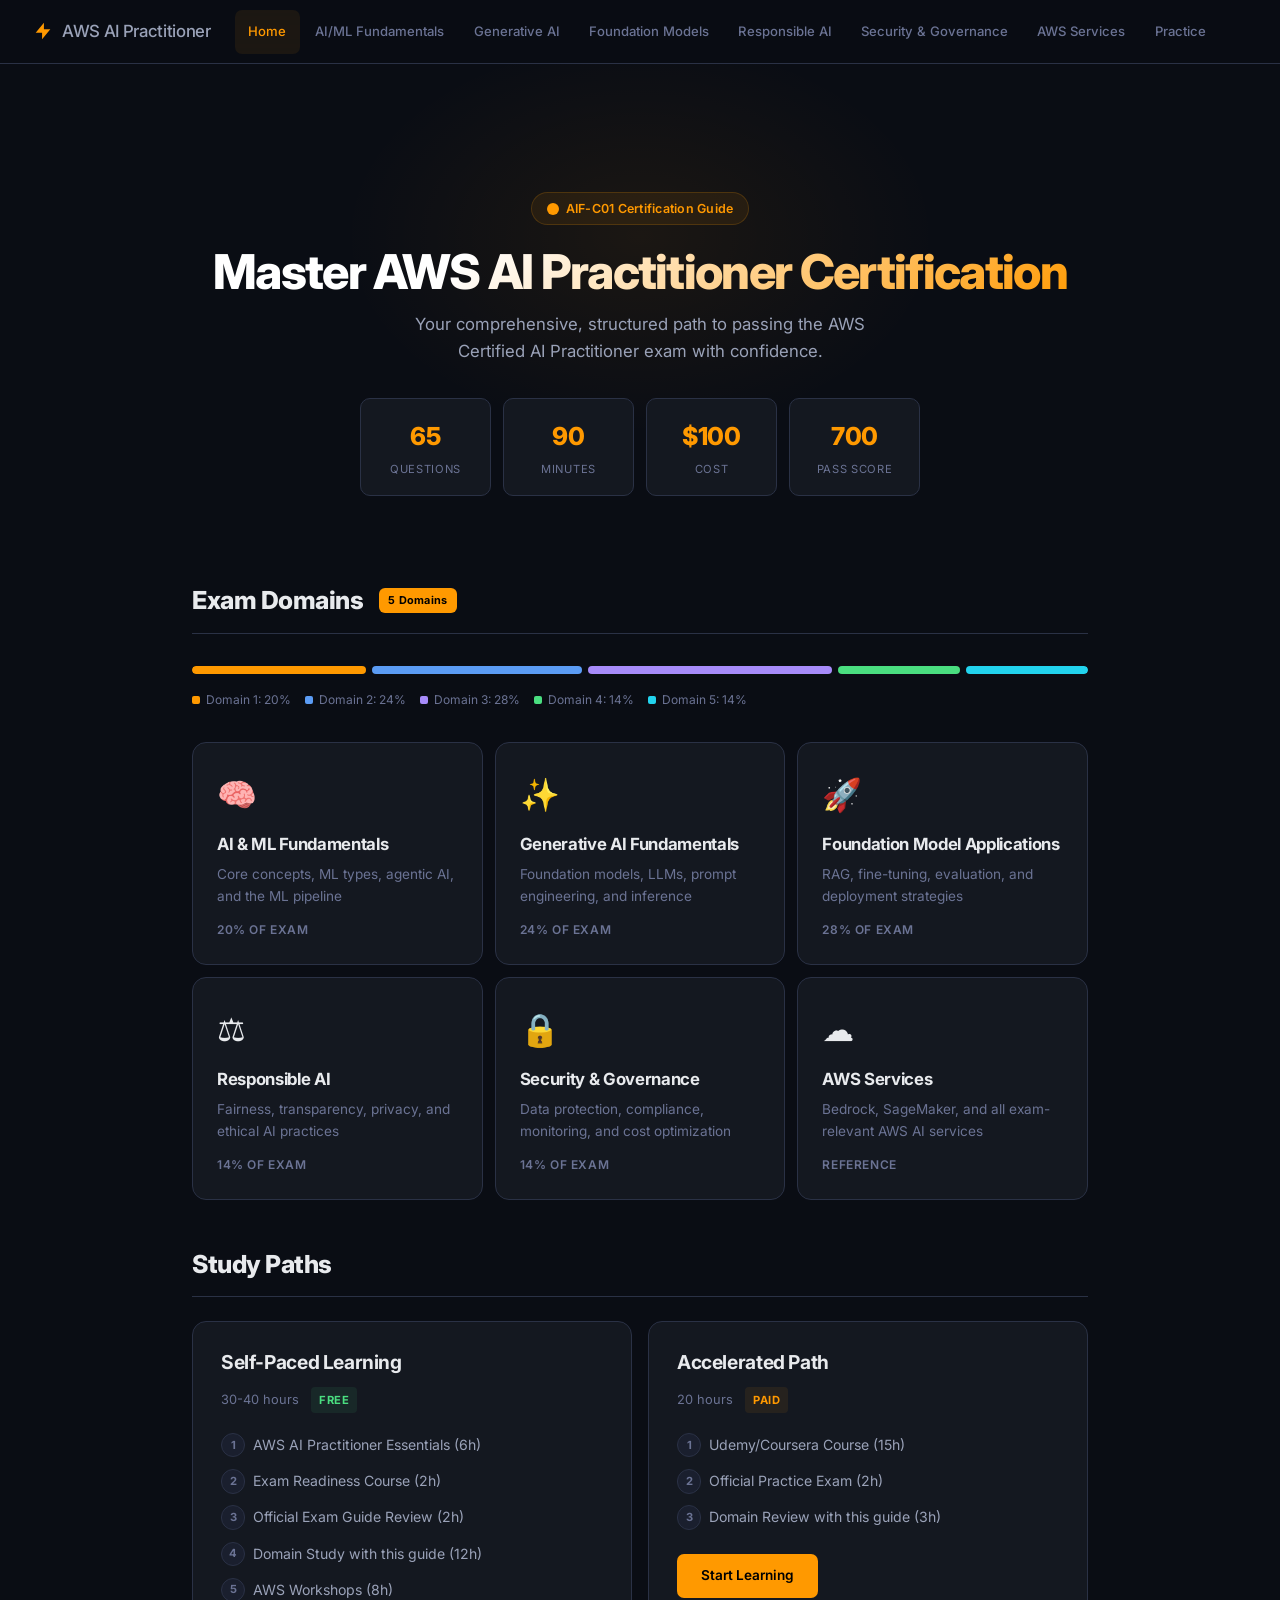
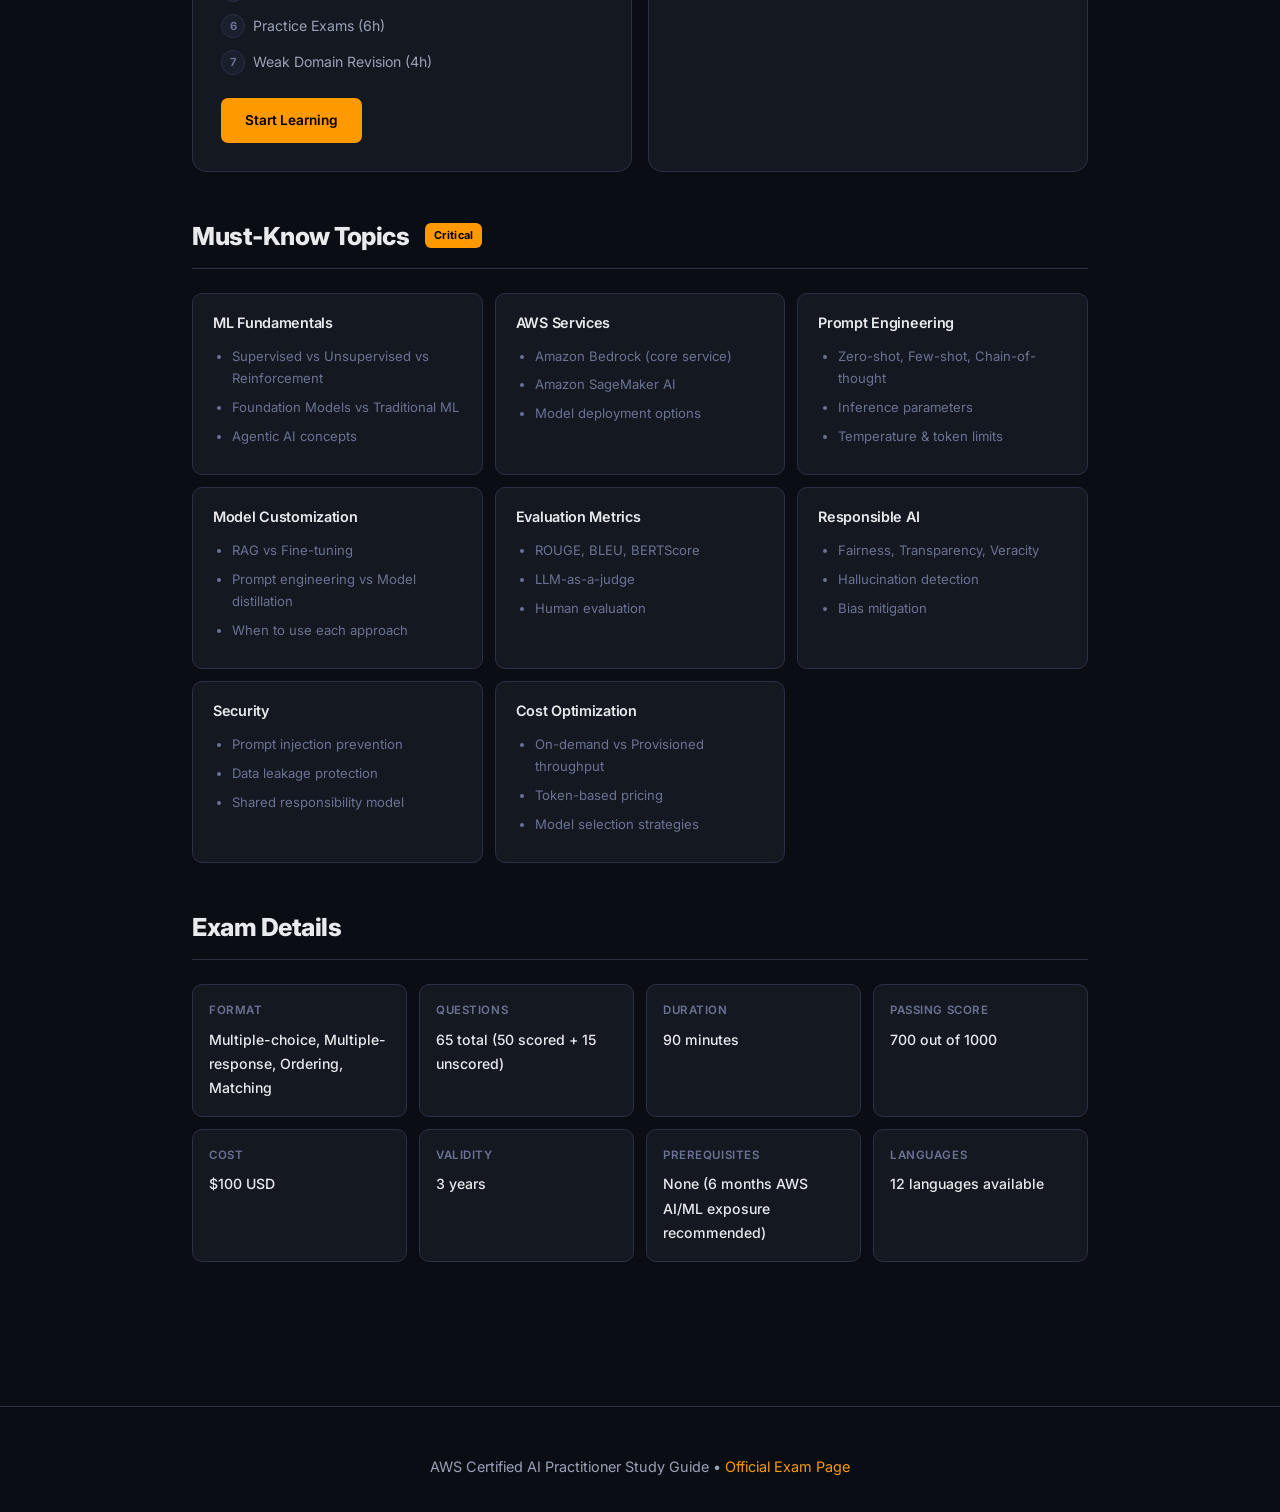
<file: site/index.html>
<!DOCTYPE html>
<html lang="en">
<head>
<meta charset="UTF-8">
<meta name="viewport" content="width=device-width, initial-scale=1.0">
<meta name="description" content="Complete study guide for AWS Certified AI Practitioner (AIF-C01) certification exam">
<title>AWS AI Practitioner Study Guide | AIF-C01 Certification</title>
<link rel="preconnect" href="https://fonts.googleapis.com">
<link href="https://fonts.googleapis.com/css2?family=Inter:wght@400;500;600;700;800&display=swap" rel="stylesheet">
<link rel="stylesheet" href="styles.css">
</head>
<body>
<nav class="topnav" role="navigation" aria-label="Main navigation">
<a href="index.html" class="logo" aria-label="Home">
<svg viewBox="0 0 24 24" fill="currentColor" aria-hidden="true"><path d="M13 10V3L4 14h7v7l9-11h-7z"/></svg>
<span>AWS AI Practitioner</span>
</a>
<div class="nav-links">
<a href="index.html" class="active">Home</a>
<a href="domain1.html">AI/ML Fundamentals</a>
<a href="domain2.html">Generative AI</a>
<a href="domain3.html">Foundation Models</a>
<a href="domain4.html">Responsible AI</a>
<a href="domain5.html">Security & Governance</a>
<a href="services.html">AWS Services</a>
<a href="practice.html">Practice</a>
</div>
<button class="menu-btn" aria-label="Toggle menu" aria-expanded="false">
<svg width="24" height="24" viewBox="0 0 24 24" fill="none" stroke="currentColor" stroke-width="2"><path d="M3 12h18M3 6h18M3 18h18"/></svg>
</button>
</nav>

<main class="main">
<section class="hero">
<div class="hero-badge" role="status">
<svg width="12" height="12" viewBox="0 0 12 12" fill="currentColor" aria-hidden="true"><circle cx="6" cy="6" r="6"/></svg>
AIF-C01 Certification Guide
</div>
<h1>Master AWS AI Practitioner Certification</h1>
<p>Your comprehensive, structured path to passing the AWS Certified AI Practitioner exam with confidence.</p>
<div class="stats" role="list">
<div class="stat" role="listitem">
<div class="num">65</div>
<div class="label">Questions</div>
</div>
<div class="stat" role="listitem">
<div class="num">90</div>
<div class="label">Minutes</div>
</div>
<div class="stat" role="listitem">
<div class="num">$100</div>
<div class="label">Cost</div>
</div>
<div class="stat" role="listitem">
<div class="num">700</div>
<div class="label">Pass Score</div>
</div>
</div>
</section>

<section id="domains" aria-labelledby="domains-heading">
<div class="sec-head">
<h2 id="domains-heading">Exam Domains</h2>
<span class="badge">5 Domains</span>
</div>
<div class="domain-bar" role="progressbar" aria-label="Domain weight distribution" aria-valuenow="100" aria-valuemin="0" aria-valuemax="100">
<div class="d1" title="20%"></div>
<div class="d2" title="24%"></div>
<div class="d3" title="28%"></div>
<div class="d4" title="14%"></div>
<div class="d5" title="14%"></div>
</div>
<div class="domain-legend" role="list">
<span role="listitem"><span class="dot" style="background:var(--orange)"></span> Domain 1: 20%</span>
<span role="listitem"><span class="dot" style="background:var(--blue)"></span> Domain 2: 24%</span>
<span role="listitem"><span class="dot" style="background:var(--purple)"></span> Domain 3: 28%</span>
<span role="listitem"><span class="dot" style="background:var(--green)"></span> Domain 4: 14%</span>
<span role="listitem"><span class="dot" style="background:var(--cyan)"></span> Domain 5: 14%</span>
</div>

<div class="card-grid">
<a href="domain1.html" class="domain-card orange">
<div class="domain-icon" aria-hidden="true">🧠</div>
<h3>AI & ML Fundamentals</h3>
<p>Core concepts, ML types, agentic AI, and the ML pipeline</p>
<div class="domain-weight">20% of exam</div>
</a>
<a href="domain2.html" class="domain-card blue">
<div class="domain-icon" aria-hidden="true">✨</div>
<h3>Generative AI Fundamentals</h3>
<p>Foundation models, LLMs, prompt engineering, and inference</p>
<div class="domain-weight">24% of exam</div>
</a>
<a href="domain3.html" class="domain-card purple">
<div class="domain-icon" aria-hidden="true">🚀</div>
<h3>Foundation Model Applications</h3>
<p>RAG, fine-tuning, evaluation, and deployment strategies</p>
<div class="domain-weight">28% of exam</div>
</a>
<a href="domain4.html" class="domain-card green">
<div class="domain-icon" aria-hidden="true">⚖️</div>
<h3>Responsible AI</h3>
<p>Fairness, transparency, privacy, and ethical AI practices</p>
<div class="domain-weight">14% of exam</div>
</a>
<a href="domain5.html" class="domain-card cyan">
<div class="domain-icon" aria-hidden="true">🔒</div>
<h3>Security & Governance</h3>
<p>Data protection, compliance, monitoring, and cost optimization</p>
<div class="domain-weight">14% of exam</div>
</a>
<a href="services.html" class="domain-card gray">
<div class="domain-icon" aria-hidden="true">☁️</div>
<h3>AWS Services</h3>
<p>Bedrock, SageMaker, and all exam-relevant AWS AI services</p>
<div class="domain-weight">Reference</div>
</a>
</div>
</section>

<section id="study-paths" aria-labelledby="study-heading">
<div class="sec-head">
<h2 id="study-heading">Study Paths</h2>
</div>
<div class="path-grid">
<div class="path-card">
<div class="path-header">
<h3>Self-Paced Learning</h3>
<div class="path-meta">
<span class="path-time">30-40 hours</span>
<span class="path-cost free">Free</span>
</div>
</div>
<ol class="path-steps">
<li>AWS AI Practitioner Essentials (6h)</li>
<li>Exam Readiness Course (2h)</li>
<li>Official Exam Guide Review (2h)</li>
<li>Domain Study with this guide (12h)</li>
<li>AWS Workshops (8h)</li>
<li>Practice Exams (6h)</li>
<li>Weak Domain Revision (4h)</li>
</ol>
<a href="domain1.html" class="btn-primary">Start Learning</a>
</div>
<div class="path-card">
<div class="path-header">
<h3>Accelerated Path</h3>
<div class="path-meta">
<span class="path-time">20 hours</span>
<span class="path-cost paid">Paid</span>
</div>
</div>
<ol class="path-steps">
<li>Udemy/Coursera Course (15h)</li>
<li>Official Practice Exam (2h)</li>
<li>Domain Review with this guide (3h)</li>
</ol>
<a href="domain1.html" class="btn-primary">Start Learning</a>
</div>
</div>
</section>

<section id="quick-ref" aria-labelledby="quick-heading">
<div class="sec-head">
<h2 id="quick-heading">Must-Know Topics</h2>
<span class="badge orange">Critical</span>
</div>
<div class="topics-grid">
<div class="topic-card">
<h4>ML Fundamentals</h4>
<ul>
<li>Supervised vs Unsupervised vs Reinforcement</li>
<li>Foundation Models vs Traditional ML</li>
<li>Agentic AI concepts</li>
</ul>
</div>
<div class="topic-card">
<h4>AWS Services</h4>
<ul>
<li>Amazon Bedrock (core service)</li>
<li>Amazon SageMaker AI</li>
<li>Model deployment options</li>
</ul>
</div>
<div class="topic-card">
<h4>Prompt Engineering</h4>
<ul>
<li>Zero-shot, Few-shot, Chain-of-thought</li>
<li>Inference parameters</li>
<li>Temperature & token limits</li>
</ul>
</div>
<div class="topic-card">
<h4>Model Customization</h4>
<ul>
<li>RAG vs Fine-tuning</li>
<li>Prompt engineering vs Model distillation</li>
<li>When to use each approach</li>
</ul>
</div>
<div class="topic-card">
<h4>Evaluation Metrics</h4>
<ul>
<li>ROUGE, BLEU, BERTScore</li>
<li>LLM-as-a-judge</li>
<li>Human evaluation</li>
</ul>
</div>
<div class="topic-card">
<h4>Responsible AI</h4>
<ul>
<li>Fairness, Transparency, Veracity</li>
<li>Hallucination detection</li>
<li>Bias mitigation</li>
</ul>
</div>
<div class="topic-card">
<h4>Security</h4>
<ul>
<li>Prompt injection prevention</li>
<li>Data leakage protection</li>
<li>Shared responsibility model</li>
</ul>
</div>
<div class="topic-card">
<h4>Cost Optimization</h4>
<ul>
<li>On-demand vs Provisioned throughput</li>
<li>Token-based pricing</li>
<li>Model selection strategies</li>
</ul>
</div>
</div>
</section>

<section id="exam-info" aria-labelledby="exam-heading">
<div class="sec-head">
<h2 id="exam-heading">Exam Details</h2>
</div>
<div class="info-grid">
<div class="info-card">
<div class="info-label">Format</div>
<div class="info-value">Multiple-choice, Multiple-response, Ordering, Matching</div>
</div>
<div class="info-card">
<div class="info-label">Questions</div>
<div class="info-value">65 total (50 scored + 15 unscored)</div>
</div>
<div class="info-card">
<div class="info-label">Duration</div>
<div class="info-value">90 minutes</div>
</div>
<div class="info-card">
<div class="info-label">Passing Score</div>
<div class="info-value">700 out of 1000</div>
</div>
<div class="info-card">
<div class="info-label">Cost</div>
<div class="info-value">$100 USD</div>
</div>
<div class="info-card">
<div class="info-label">Validity</div>
<div class="info-value">3 years</div>
</div>
<div class="info-card">
<div class="info-label">Prerequisites</div>
<div class="info-value">None (6 months AWS AI/ML exposure recommended)</div>
</div>
<div class="info-card">
<div class="info-label">Languages</div>
<div class="info-value">12 languages available</div>
</div>
</div>
</section>
</main>

<footer class="footer">
<p>AWS Certified AI Practitioner Study Guide • <a href="https://aws.amazon.com/certification/certified-ai-practitioner/" target="_blank" rel="noopener">Official Exam Page</a></p>
</footer>

<script src="script.js"></script>
</body>
</html>
</file>
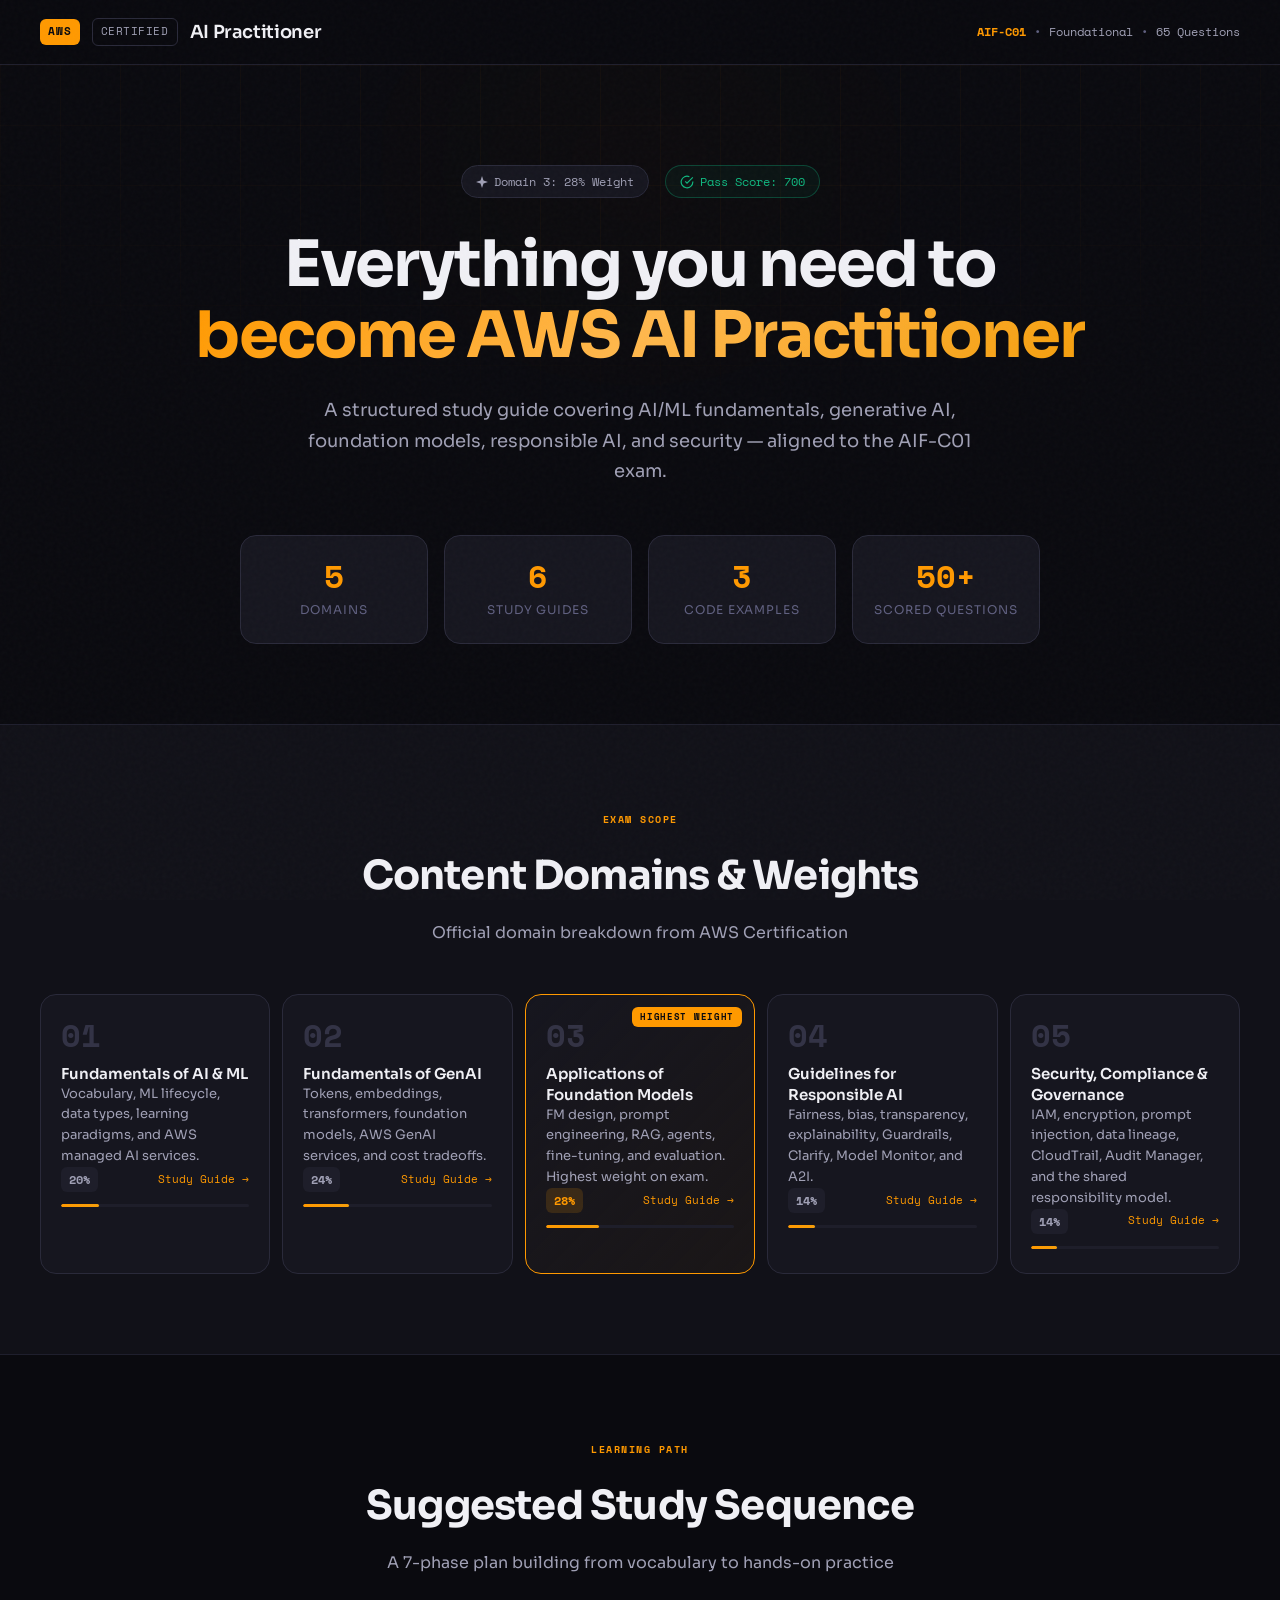
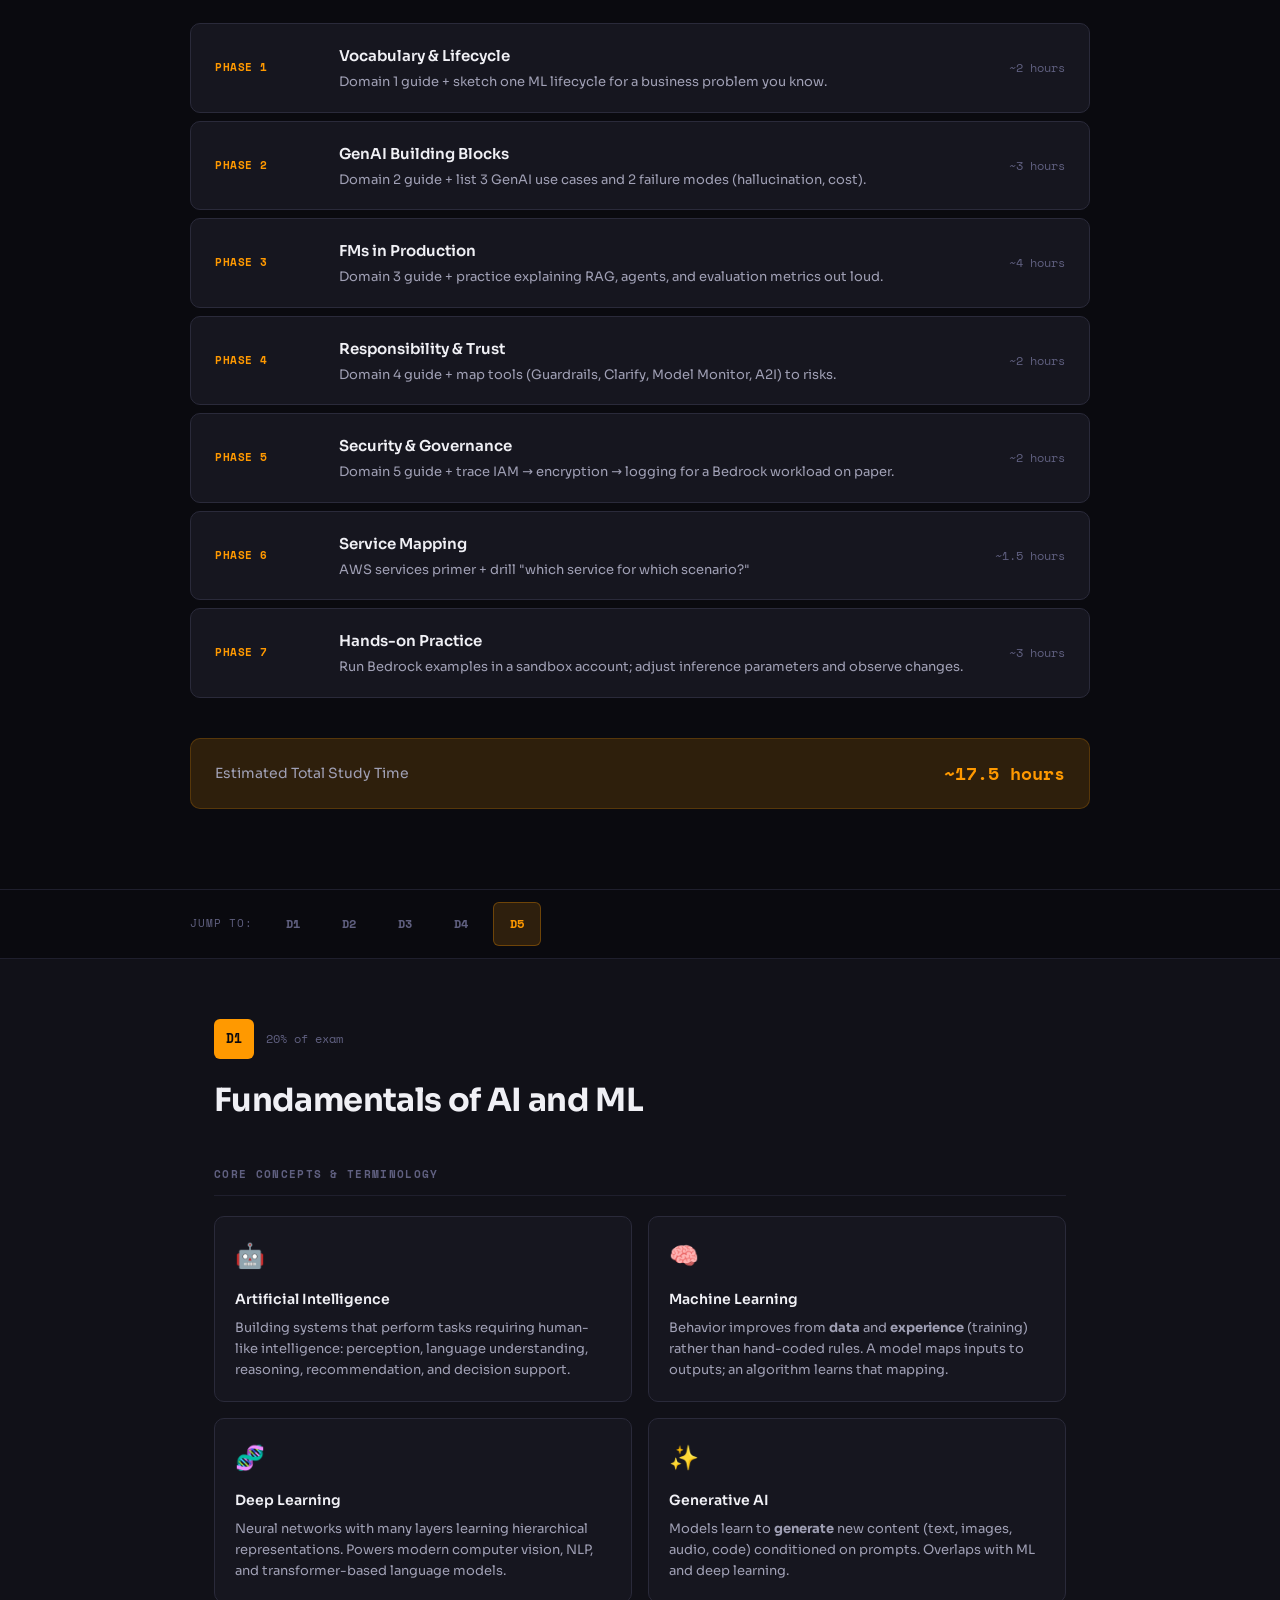
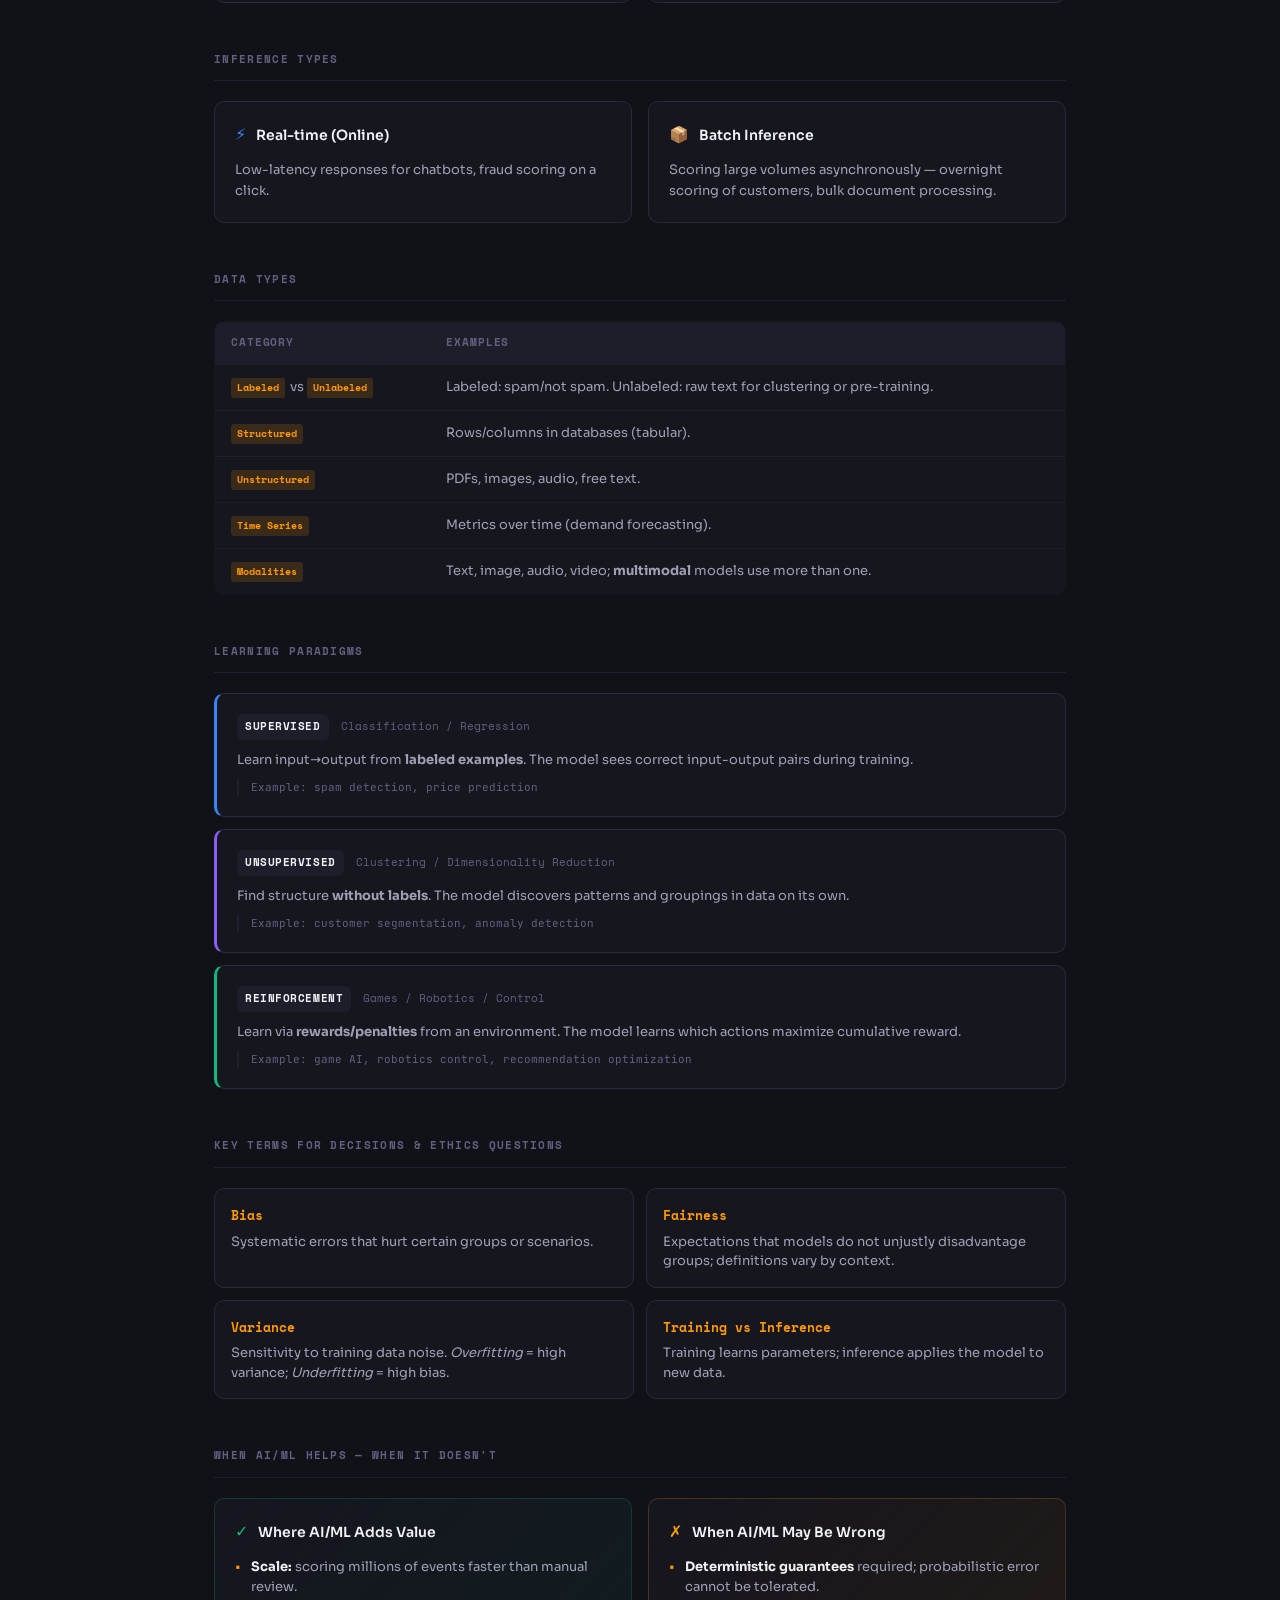
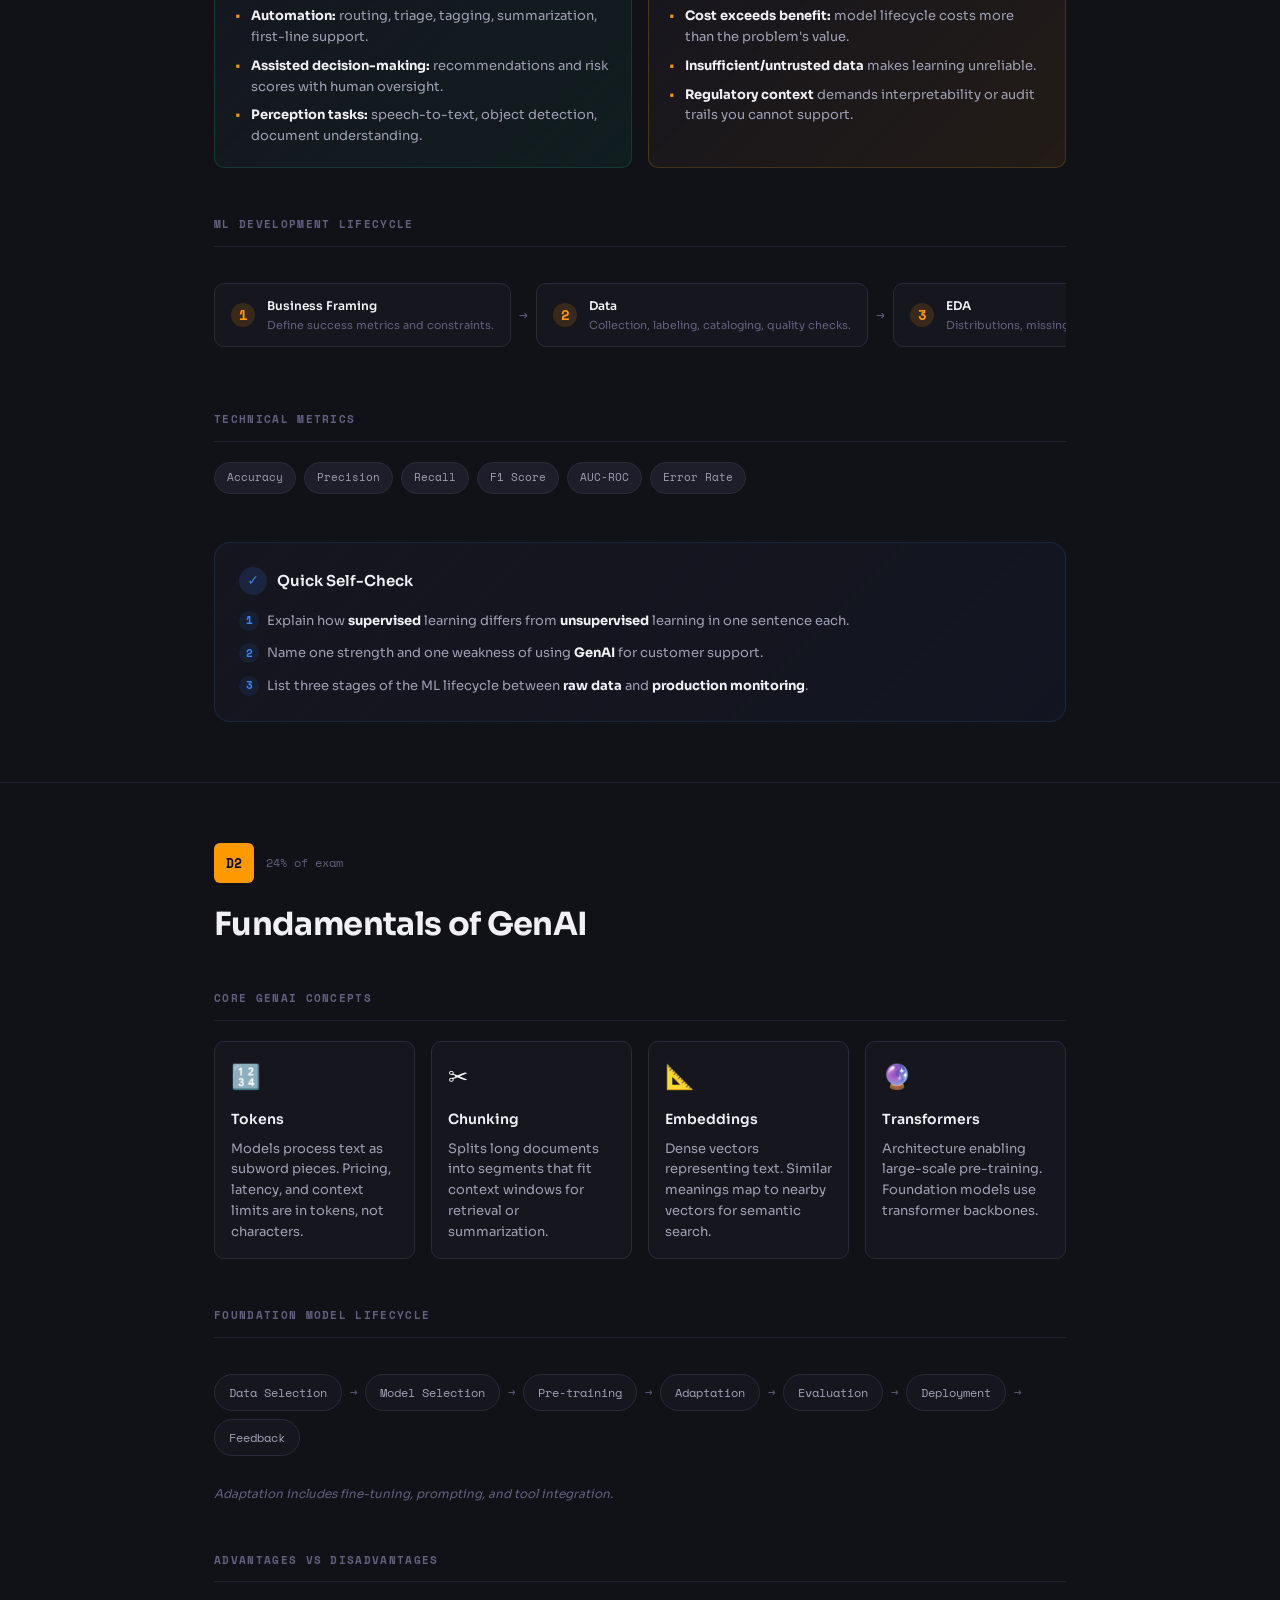
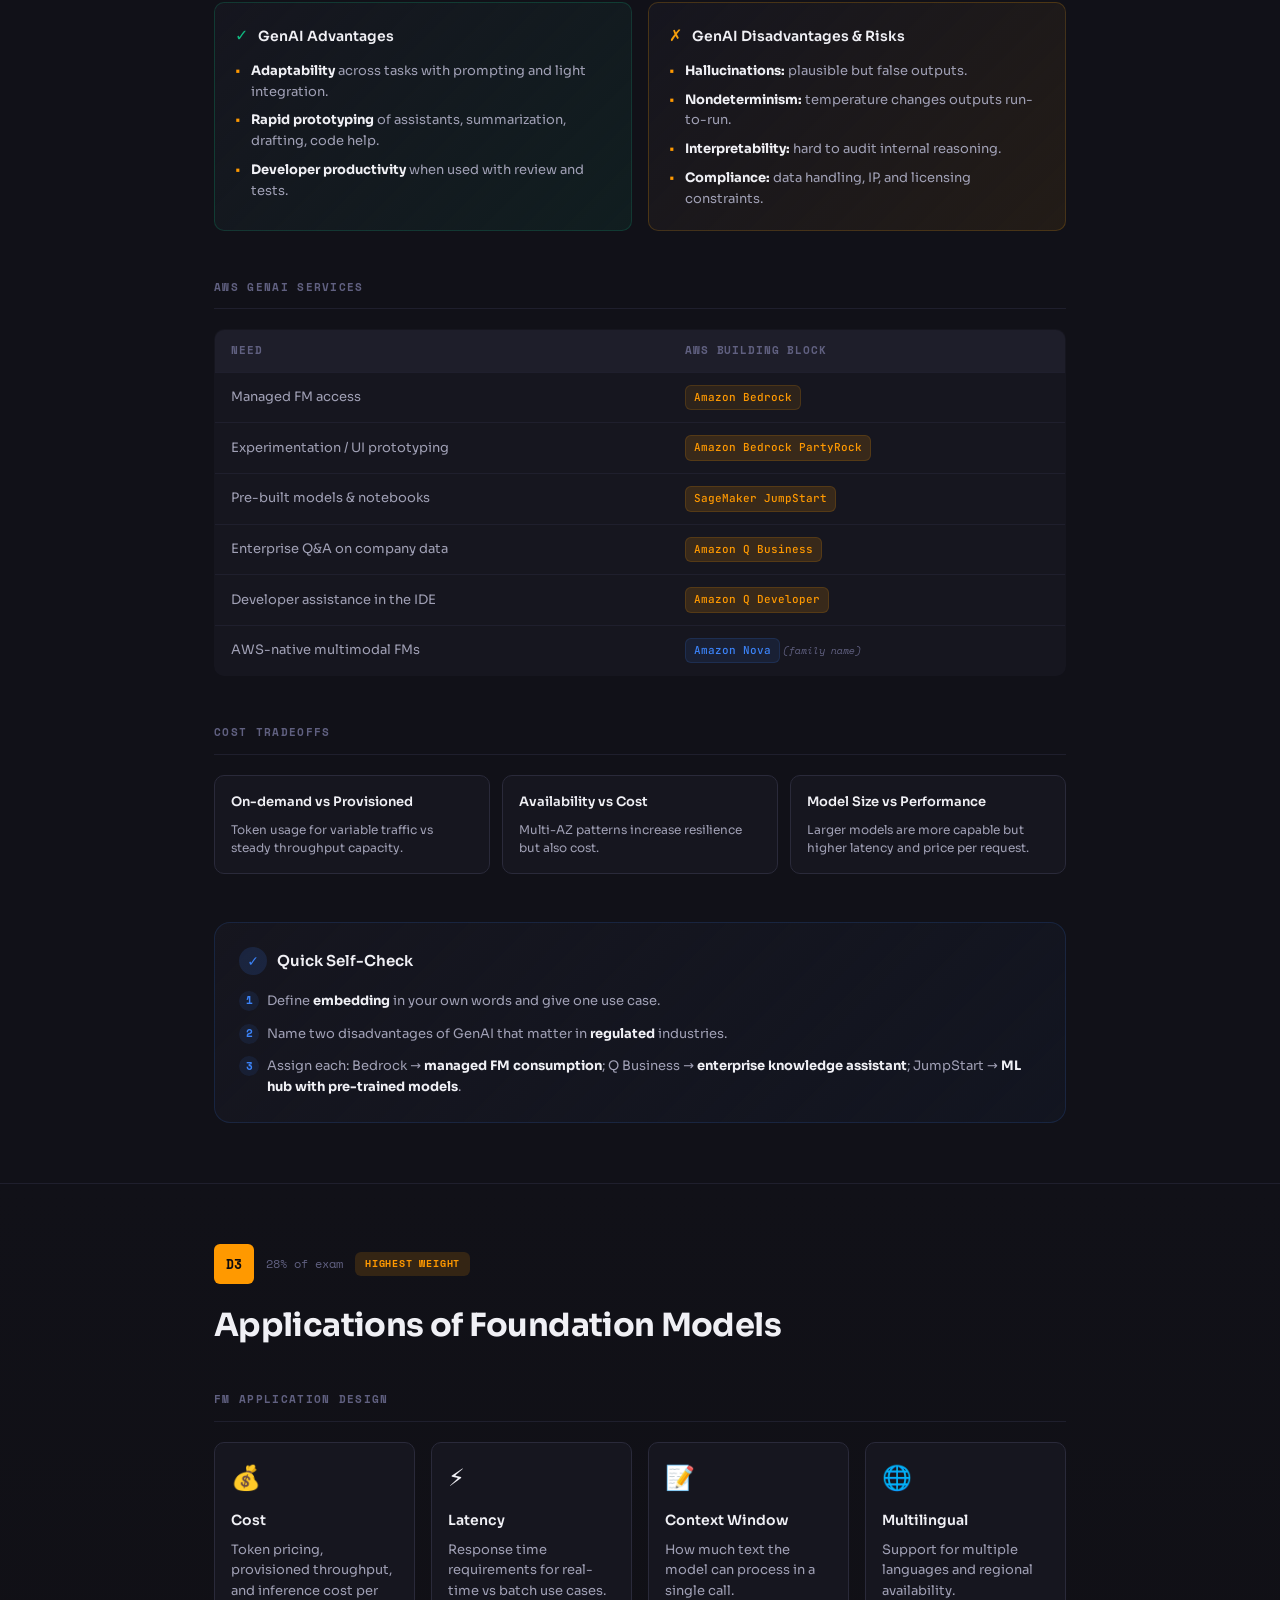
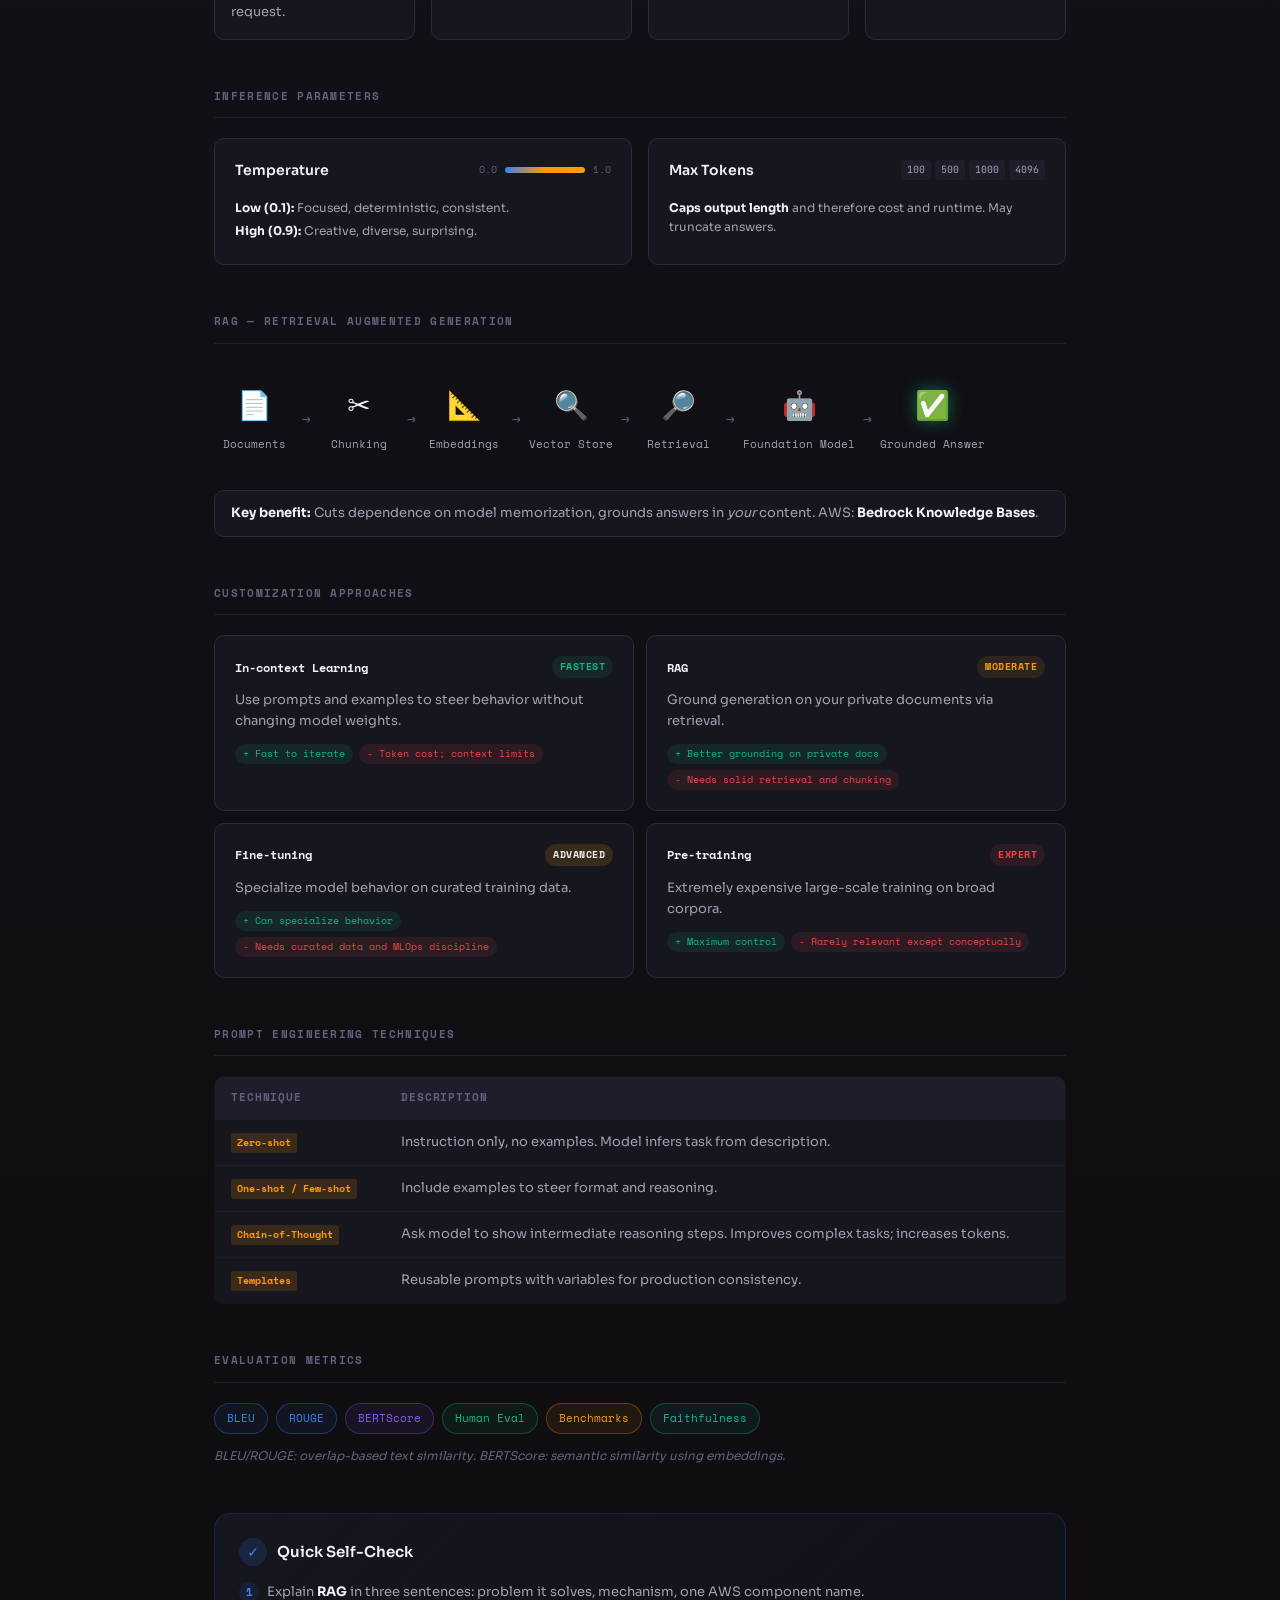
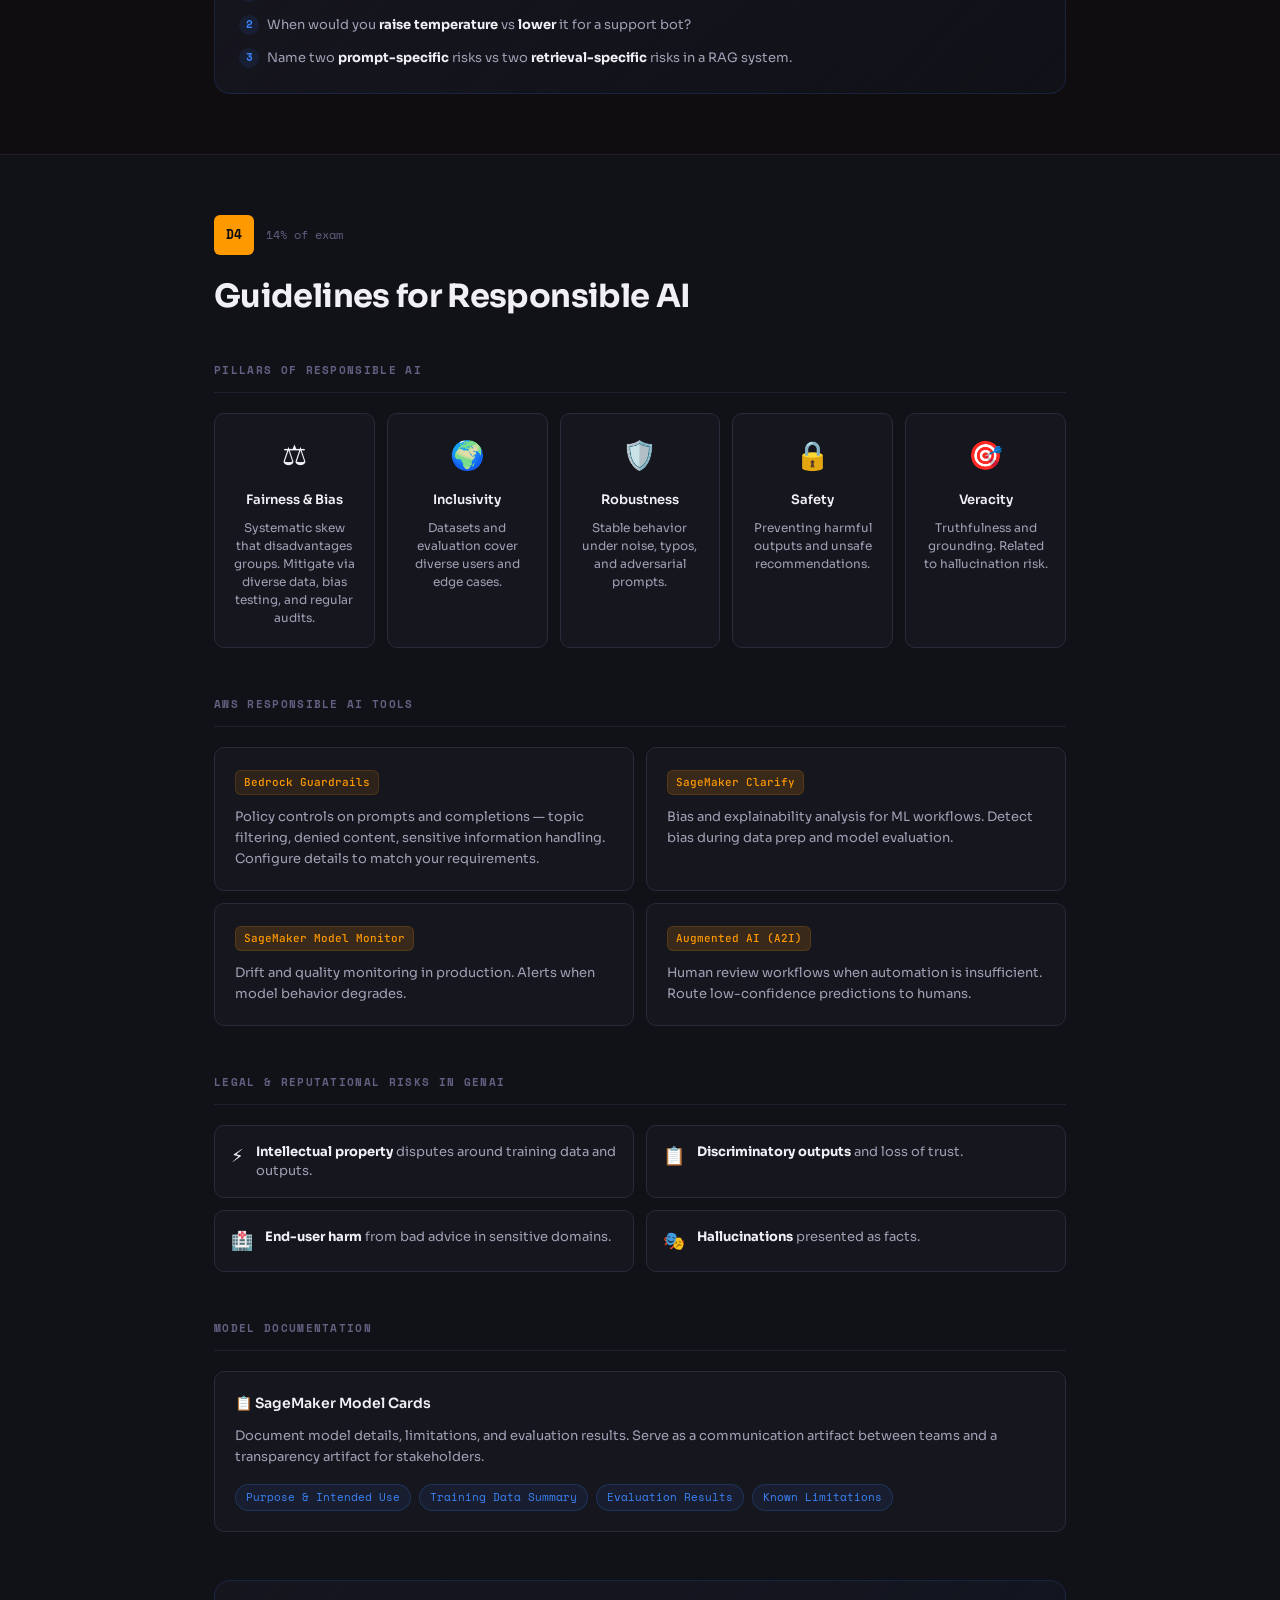
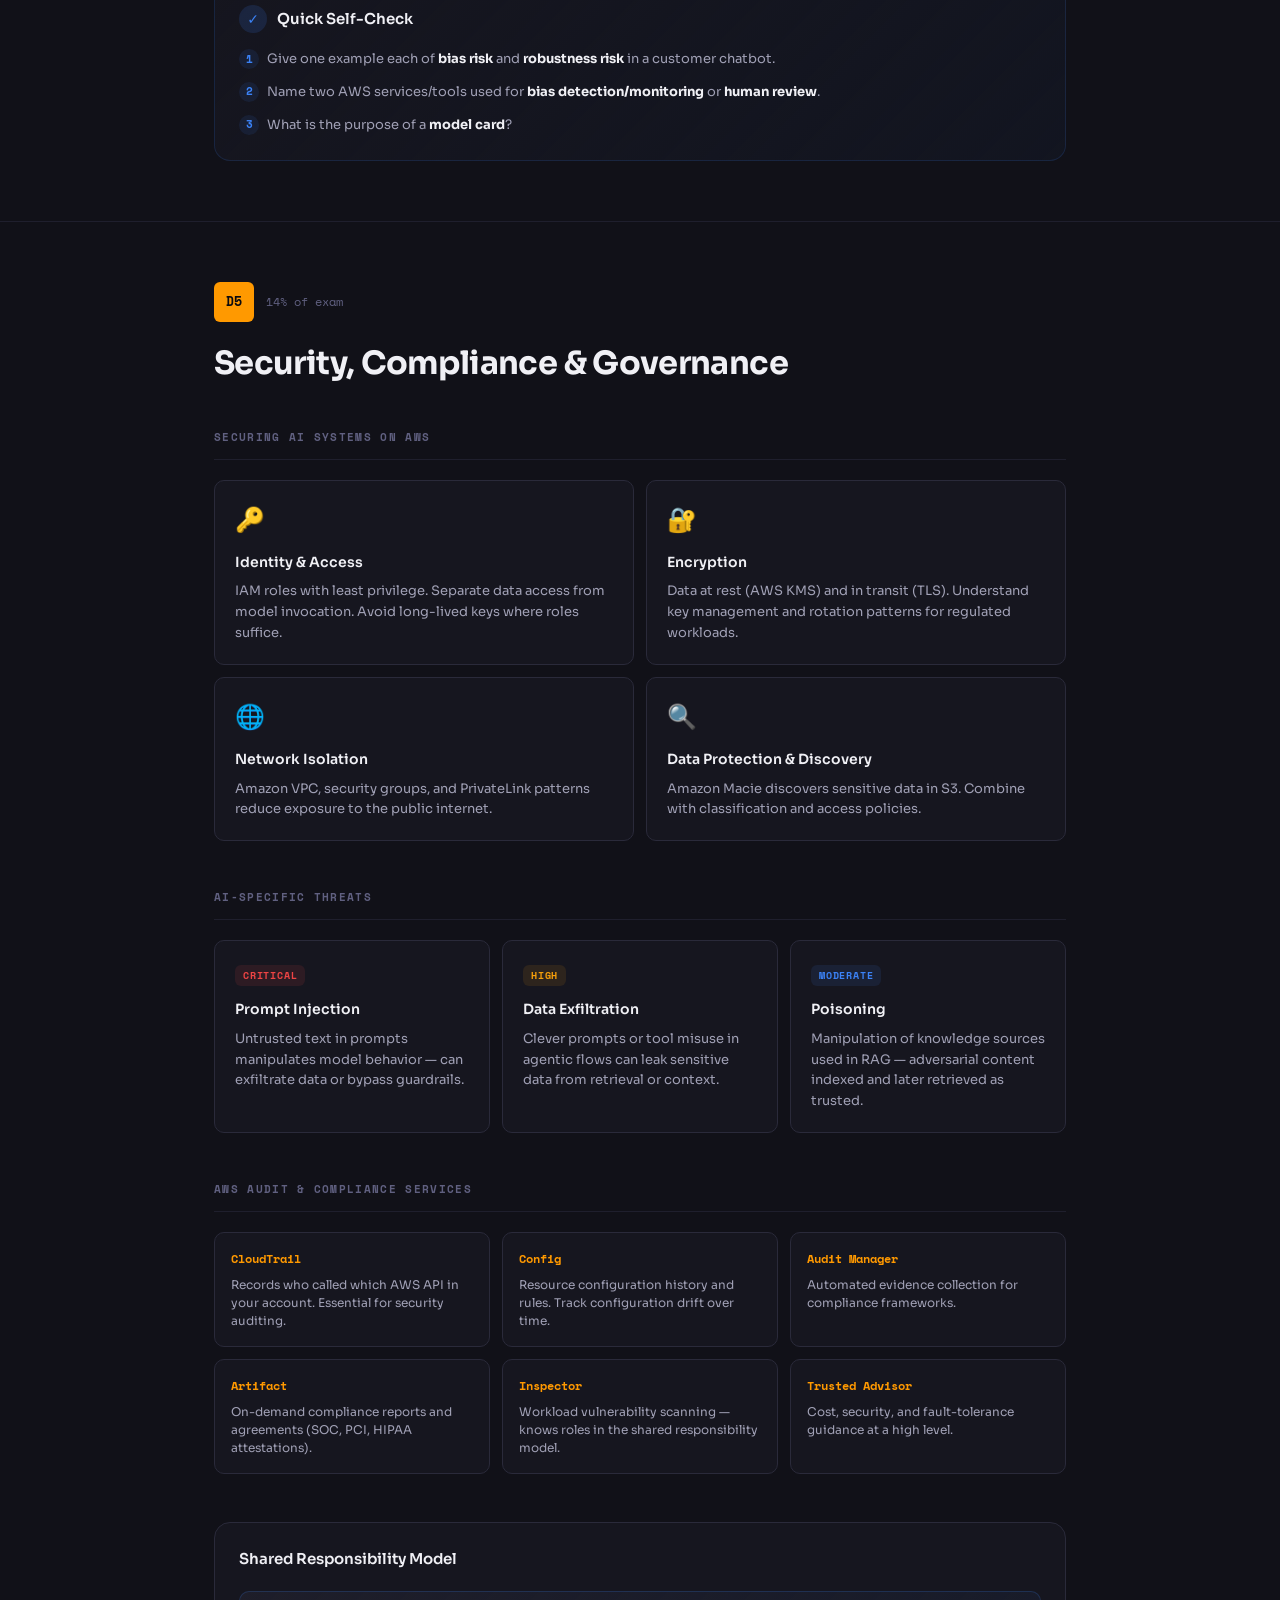
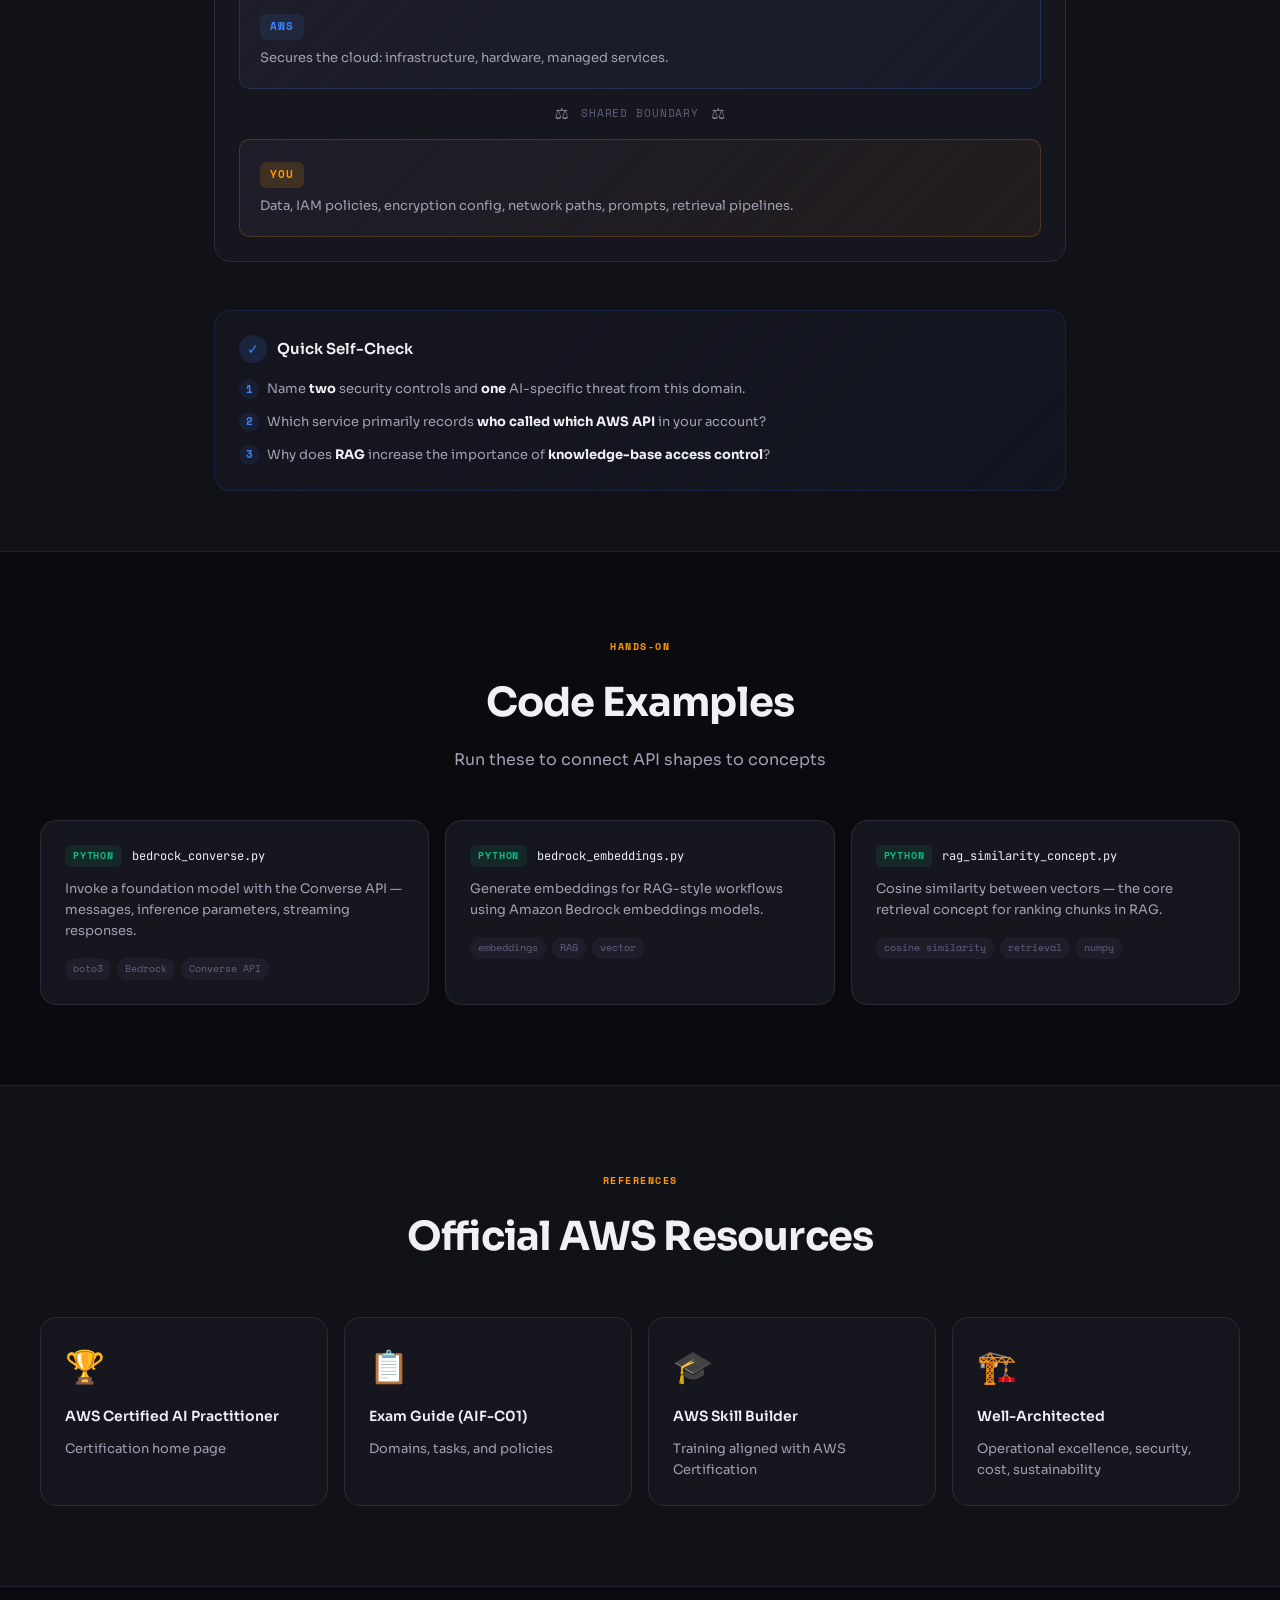
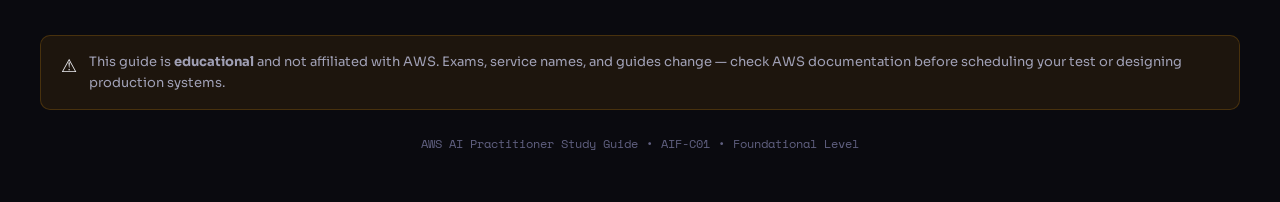
<file: web/index.html>
<!DOCTYPE html>
<html lang="en">
<head>
  <meta charset="UTF-8">
  <meta name="viewport" content="width=device-width, initial-scale=1.0">
  <title>AWS AI Practitioner Study Guide | AIF-C01</title>
  <link rel="preconnect" href="https://fonts.googleapis.com">
  <link rel="preconnect" href="https://fonts.gstatic.com" crossorigin>
  <link href="https://fonts.googleapis.com/css2?family=Space+Mono:ital,wght@0,400;0,700;1,400&family=Sora:wght@300;400;500;600;700&family=JetBrains+Mono:wght@400;500&display=swap" rel="stylesheet">
  <link rel="stylesheet" href="css/styles.css">
</head>
<body>
  <div class="grain-overlay"></div>
  
  <!-- Header -->
   <header class="site-header">
    <div class="header-inner">
      <div class="logo-group">
        <span class="aws-badge">AWS</span>
        <span class="cert-badge">Certified</span>
        <h1 class="site-title">AI Practitioner</h1>
      </div>
      <div class="header-meta">
        <span class="exam-code">AIF-C01</span>
        <span class="divider">•</span>
        <span class="level">Foundational</span>
        <span class="divider">•</span>
        <span class="questions">65 Questions</span>
      </div>
      <button class="mobile-nav-toggle" aria-label="Toggle navigation" aria-expanded="false">
        <svg width="20" height="20" viewBox="0 0 20 20" fill="none" stroke="currentColor" stroke-width="2">
          <path class="hamburger-line" d="M3 5h14M3 10h14M3 15h14"/>
        </svg>
      </button>
    </div>
    <nav class="mobile-nav-panel" aria-label="Mobile navigation">
      <a href="#hero" class="mobile-nav-link">Home</a>
      <a href="#domain-1" class="mobile-nav-link">D1: AI &amp; ML Fundamentals</a>
      <a href="#domain-2" class="mobile-nav-link">D2: GenAI Fundamentals</a>
      <a href="#domain-3" class="mobile-nav-link">D3: Foundation Models</a>
      <a href="#domain-4" class="mobile-nav-link">D4: Responsible AI</a>
      <a href="#domain-5" class="mobile-nav-link">D5: Security &amp; Governance</a>
    </nav>
  </header>

  <!-- Hero Section -->
  <section class="hero" id="hero">
    <div class="hero-bg">
      <div class="hero-grid"></div>
      <div class="hero-glow glow-1"></div>
      <div class="hero-glow glow-2"></div>
    </div>
    <div class="hero-content">
      <div class="hero-badge-row">
        <span class="domain-ribbon">
          <svg width="12" height="12" viewBox="0 0 12 12" fill="none">
            <path d="M6 0L7.5 4.5L12 6L7.5 7.5L6 12L4.5 7.5L0 6L4.5 4.5L6 0Z" fill="currentColor"/>
          </svg>
          Domain 3: 28% Weight
        </span>
        <span class="pass-threshold">
          <svg width="14" height="14" viewBox="0 0 24 24" fill="none" stroke="currentColor" stroke-width="2">
            <path d="M22 11.08V12a10 10 0 1 1-5.93-9.14"/>
            <polyline points="22 4 12 14.01 9 11.01"/>
          </svg>
          Pass Score: 700
        </span>
      </div>
      <h2 class="hero-title">Everything you need to<br><span class="gradient-text">become AWS AI Practitioner</span></h2>
      <p class="hero-subtitle">A structured study guide covering AI/ML fundamentals, generative AI, foundation models, responsible AI, and security — aligned to the AIF-C01 exam.</p>
      <div class="hero-stats">
        <div class="stat-card">
          <span class="stat-number">5</span>
          <span class="stat-label">Domains</span>
        </div>
        <div class="stat-card">
          <span class="stat-number">6</span>
          <span class="stat-label">Study Guides</span>
        </div>
        <div class="stat-card">
          <span class="stat-number">3</span>
          <span class="stat-label">Code Examples</span>
        </div>
        <div class="stat-card">
          <span class="stat-number">50+</span>
          <span class="stat-label">Scored Questions</span>
        </div>
      </div>
    </div>
  </section>

  <!-- Domain Weights Visualization -->
  <section class="domain-section">
    <div class="section-header">
      <span class="section-tag">EXAM SCOPE</span>
      <h3 class="section-title">Content Domains & Weights</h3>
      <p class="section-desc">Official domain breakdown from AWS Certification</p>
    </div>
    <div class="domain-grid">
      <div class="domain-card" data-domain="1" data-weight="20">
        <div class="domain-number">01</div>
        <div class="domain-content">
          <h4 class="domain-title">Fundamentals of AI & ML</h4>
          <p class="domain-desc">Vocabulary, ML lifecycle, data types, learning paradigms, and AWS managed AI services.</p>
          <div class="domain-meta">
            <span class="weight-badge">20%</span>
            <a href="#domain-1" class="domain-link">Study Guide →</a>
          </div>
        </div>
        <div class="weight-bar" style="--weight: 20">
          <div class="weight-fill"></div>
        </div>
      </div>
      <div class="domain-card" data-domain="2" data-weight="24">
        <div class="domain-number">02</div>
        <div class="domain-content">
          <h4 class="domain-title">Fundamentals of GenAI</h4>
          <p class="domain-desc">Tokens, embeddings, transformers, foundation models, AWS GenAI services, and cost tradeoffs.</p>
          <div class="domain-meta">
            <span class="weight-badge">24%</span>
            <a href="#domain-2" class="domain-link">Study Guide →</a>
          </div>
        </div>
        <div class="weight-bar" style="--weight: 24">
          <div class="weight-fill"></div>
        </div>
      </div>
      <div class="domain-card featured" data-domain="3" data-weight="28">
        <div class="domain-number">03</div>
        <div class="domain-content">
          <h4 class="domain-title">Applications of Foundation Models</h4>
          <p class="domain-desc">FM design, prompt engineering, RAG, agents, fine-tuning, and evaluation. Highest weight on exam.</p>
          <div class="domain-meta">
            <span class="weight-badge highlight">28%</span>
            <a href="#domain-3" class="domain-link">Study Guide →</a>
          </div>
        </div>
        <div class="weight-bar" style="--weight: 28">
          <div class="weight-fill"></div>
        </div>
        <div class="featured-badge">HIGHEST WEIGHT</div>
      </div>
      <div class="domain-card" data-domain="4" data-weight="14">
        <div class="domain-number">04</div>
        <div class="domain-content">
          <h4 class="domain-title">Guidelines for Responsible AI</h4>
          <p class="domain-desc">Fairness, bias, transparency, explainability, Guardrails, Clarify, Model Monitor, and A2I.</p>
          <div class="domain-meta">
            <span class="weight-badge">14%</span>
            <a href="#domain-4" class="domain-link">Study Guide →</a>
          </div>
        </div>
        <div class="weight-bar" style="--weight: 14">
          <div class="weight-fill"></div>
        </div>
      </div>
      <div class="domain-card" data-domain="5" data-weight="14">
        <div class="domain-number">05</div>
        <div class="domain-content">
          <h4 class="domain-title">Security, Compliance & Governance</h4>
          <p class="domain-desc">IAM, encryption, prompt injection, data lineage, CloudTrail, Audit Manager, and the shared responsibility model.</p>
          <div class="domain-meta">
            <span class="weight-badge">14%</span>
            <a href="#domain-5" class="domain-link">Study Guide →</a>
          </div>
        </div>
        <div class="weight-bar" style="--weight: 14">
          <div class="weight-fill"></div>
        </div>
      </div>
    </div>
  </section>

  <!-- Study Sequence -->
  <section class="sequence-section">
    <div class="section-header">
      <span class="section-tag">LEARNING PATH</span>
      <h3 class="section-title">Suggested Study Sequence</h3>
      <p class="section-desc">A 7-phase plan building from vocabulary to hands-on practice</p>
    </div>
    <div class="sequence-timeline">
      <div class="timeline-item" data-phase="1">
        <div class="phase-badge">Phase 1</div>
        <div class="phase-content">
          <h4>Vocabulary & Lifecycle</h4>
          <p>Domain 1 guide + sketch one ML lifecycle for a business problem you know.</p>
        </div>
        <div class="phase-duration">~2 hours</div>
      </div>
      <div class="timeline-item" data-phase="2">
        <div class="phase-badge">Phase 2</div>
        <div class="phase-content">
          <h4>GenAI Building Blocks</h4>
          <p>Domain 2 guide + list 3 GenAI use cases and 2 failure modes (hallucination, cost).</p>
        </div>
        <div class="phase-duration">~3 hours</div>
      </div>
      <div class="timeline-item" data-phase="3">
        <div class="phase-badge">Phase 3</div>
        <div class="phase-content">
          <h4>FMs in Production</h4>
          <p>Domain 3 guide + practice explaining RAG, agents, and evaluation metrics out loud.</p>
        </div>
        <div class="phase-duration">~4 hours</div>
      </div>
      <div class="timeline-item" data-phase="4">
        <div class="phase-badge">Phase 4</div>
        <div class="phase-content">
          <h4>Responsibility & Trust</h4>
          <p>Domain 4 guide + map tools (Guardrails, Clarify, Model Monitor, A2I) to risks.</p>
        </div>
        <div class="phase-duration">~2 hours</div>
      </div>
      <div class="timeline-item" data-phase="5">
        <div class="phase-badge">Phase 5</div>
        <div class="phase-content">
          <h4>Security & Governance</h4>
          <p>Domain 5 guide + trace IAM → encryption → logging for a Bedrock workload on paper.</p>
        </div>
        <div class="phase-duration">~2 hours</div>
      </div>
      <div class="timeline-item" data-phase="6">
        <div class="phase-badge">Phase 6</div>
        <div class="phase-content">
          <h4>Service Mapping</h4>
          <p>AWS services primer + drill "which service for which scenario?"</p>
        </div>
        <div class="phase-duration">~1.5 hours</div>
      </div>
      <div class="timeline-item" data-phase="7">
        <div class="phase-badge">Phase 7</div>
        <div class="phase-content">
          <h4>Hands-on Practice</h4>
          <p>Run Bedrock examples in a sandbox account; adjust inference parameters and observe changes.</p>
        </div>
        <div class="phase-duration">~3 hours</div>
      </div>
    </div>
    <div class="sequence-total">
      <span class="total-label">Estimated Total Study Time</span>
      <span class="total-value">~17.5 hours</span>
    </div>
  </section>

  <!-- Domain 1 Content -->
  <section class="domain-content-section" id="domain-1">
    <div class="content-nav">
      <div class="nav-sticky">
        <span class="nav-label">Jump to:</span>
        <a href="#domain-1" class="nav-item active" data-target="domain-1">D1</a>
        <a href="#domain-2" class="nav-item" data-target="domain-2">D2</a>
        <a href="#domain-3" class="nav-item" data-target="domain-3">D3</a>
        <a href="#domain-4" class="nav-item" data-target="domain-4">D4</a>
        <a href="#domain-5" class="nav-item" data-target="domain-5">D5</a>
      </div>
    </div>
    <div class="domain-body">
      <div class="domain-header">
        <div class="domain-tag-row">
          <span class="domain-indicator" style="background: #FF9900">D1</span>
          <span class="content-weight">20% of exam</span>
        </div>
        <h3 class="domain-body-title">Fundamentals of AI and ML</h3>
      </div>

      <div class="concept-group">
        <h4 class="group-title">Core Concepts & Terminology</h4>
        <div class="concept-grid">
          <div class="concept-card">
            <div class="concept-icon">🤖</div>
            <h5>Artificial Intelligence</h5>
            <p>Building systems that perform tasks requiring human-like intelligence: perception, language understanding, reasoning, recommendation, and decision support.</p>
          </div>
          <div class="concept-card">
            <div class="concept-icon">🧠</div>
            <h5>Machine Learning</h5>
            <p>Behavior improves from <strong>data</strong> and <strong>experience</strong> (training) rather than hand-coded rules. A model maps inputs to outputs; an algorithm learns that mapping.</p>
          </div>
          <div class="concept-card">
            <div class="concept-icon">🧬</div>
            <h5>Deep Learning</h5>
            <p>Neural networks with many layers learning hierarchical representations. Powers modern computer vision, NLP, and transformer-based language models.</p>
          </div>
          <div class="concept-card">
            <div class="concept-icon">✨</div>
            <h5>Generative AI</h5>
            <p>Models learn to <strong>generate</strong> new content (text, images, audio, code) conditioned on prompts. Overlaps with ML and deep learning.</p>
          </div>
        </div>
      </div>

      <div class="concept-group">
        <h4 class="group-title">Inference Types</h4>
        <div class="two-col-grid">
          <div class="info-card">
            <div class="card-header">
              <span class="card-icon real-time">⚡</span>
              <h5>Real-time (Online)</h5>
            </div>
            <p>Low-latency responses for chatbots, fraud scoring on a click.</p>
          </div>
          <div class="info-card">
            <div class="card-header">
              <span class="card-icon batch">📦</span>
              <h5>Batch Inference</h5>
            </div>
            <p>Scoring large volumes asynchronously — overnight scoring of customers, bulk document processing.</p>
          </div>
        </div>
      </div>

      <div class="concept-group">
        <h4 class="group-title">Data Types</h4>
        <table class="data-table">
          <thead>
            <tr>
              <th>Category</th>
              <th>Examples</th>
            </tr>
          </thead>
          <tbody>
            <tr>
              <td><span class="tag">Labeled</span> vs <span class="tag">Unlabeled</span></td>
              <td>Labeled: spam/not spam. Unlabeled: raw text for clustering or pre-training.</td>
            </tr>
            <tr>
              <td><span class="tag">Structured</span></td>
              <td>Rows/columns in databases (tabular).</td>
            </tr>
            <tr>
              <td><span class="tag">Unstructured</span></td>
              <td>PDFs, images, audio, free text.</td>
            </tr>
            <tr>
              <td><span class="tag">Time Series</span></td>
              <td>Metrics over time (demand forecasting).</td>
            </tr>
            <tr>
              <td><span class="tag">Modalities</span></td>
              <td>Text, image, audio, video; <strong>multimodal</strong> models use more than one.</td>
            </tr>
          </tbody>
        </table>
      </div>

      <div class="concept-group">
        <h4 class="group-title">Learning Paradigms</h4>
        <div class="paradigm-stack">
          <div class="paradigm-card supervised">
            <div class="paradigm-header">
              <span class="paradigm-badge">Supervised</span>
              <span class="paradigm-type">Classification / Regression</span>
            </div>
            <p>Learn input→output from <strong>labeled examples</strong>. The model sees correct input-output pairs during training.</p>
            <div class="paradigm-example">Example: spam detection, price prediction</div>
          </div>
          <div class="paradigm-card unsupervised">
            <div class="paradigm-header">
              <span class="paradigm-badge">Unsupervised</span>
              <span class="paradigm-type">Clustering / Dimensionality Reduction</span>
            </div>
            <p>Find structure <strong>without labels</strong>. The model discovers patterns and groupings in data on its own.</p>
            <div class="paradigm-example">Example: customer segmentation, anomaly detection</div>
          </div>
          <div class="paradigm-card reinforcement">
            <div class="paradigm-header">
              <span class="paradigm-badge">Reinforcement</span>
              <span class="paradigm-type">Games / Robotics / Control</span>
            </div>
            <p>Learn via <strong>rewards/penalties</strong> from an environment. The model learns which actions maximize cumulative reward.</p>
            <div class="paradigm-example">Example: game AI, robotics control, recommendation optimization</div>
          </div>
        </div>
      </div>

      <div class="concept-group">
        <h4 class="group-title">Key Terms for Decisions & Ethics Questions</h4>
        <div class="key-term-grid">
          <div class="key-term">
            <h5>Bias</h5>
            <p>Systematic errors that hurt certain groups or scenarios.</p>
          </div>
          <div class="key-term">
            <h5>Fairness</h5>
            <p>Expectations that models do not unjustly disadvantage groups; definitions vary by context.</p>
          </div>
          <div class="key-term">
            <h5>Variance</h5>
            <p>Sensitivity to training data noise. <em>Overfitting</em> = high variance; <em>Underfitting</em> = high bias.</p>
          </div>
          <div class="key-term">
            <h5>Training vs Inference</h5>
            <p>Training learns parameters; inference applies the model to new data.</p>
          </div>
        </div>
      </div>

      <div class="concept-group">
        <h4 class="group-title">When AI/ML Helps — When It Doesn't</h4>
        <div class="two-col-grid">
          <div class="info-card success">
            <div class="card-header">
              <span class="card-icon">✓</span>
              <h5>Where AI/ML Adds Value</h5>
            </div>
            <ul class="card-list">
              <li><strong>Scale:</strong> scoring millions of events faster than manual review.</li>
              <li><strong>Automation:</strong> routing, triage, tagging, summarization, first-line support.</li>
              <li><strong>Assisted decision-making:</strong> recommendations and risk scores with human oversight.</li>
              <li><strong>Perception tasks:</strong> speech-to-text, object detection, document understanding.</li>
            </ul>
          </div>
          <div class="info-card warning">
            <div class="card-header">
              <span class="card-icon">✗</span>
              <h5>When AI/ML May Be Wrong</h5>
            </div>
            <ul class="card-list">
              <li><strong>Deterministic guarantees</strong> required; probabilistic error cannot be tolerated.</li>
              <li><strong>Cost exceeds benefit:</strong> model lifecycle costs more than the problem's value.</li>
              <li><strong>Insufficient/untrusted data</strong> makes learning unreliable.</li>
              <li><strong>Regulatory context</strong> demands interpretability or audit trails you cannot support.</li>
            </ul>
          </div>
        </div>
      </div>

      <div class="concept-group">
        <h4 class="group-title">ML Development Lifecycle</h4>
        <div class="lifecycle-flow">
          <div class="lifecycle-step">
            <div class="step-number">1</div>
            <div class="step-content">
              <h6>Business Framing</h6>
              <p>Define success metrics and constraints.</p>
            </div>
          </div>
          <div class="flow-arrow">→</div>
          <div class="lifecycle-step">
            <div class="step-number">2</div>
            <div class="step-content">
              <h6>Data</h6>
              <p>Collection, labeling, cataloging, quality checks.</p>
            </div>
          </div>
          <div class="flow-arrow">→</div>
          <div class="lifecycle-step">
            <div class="step-number">3</div>
            <div class="step-content">
              <h6>EDA</h6>
              <p>Distributions, missing values, leakage risks.</p>
            </div>
          </div>
          <div class="flow-arrow">→</div>
          <div class="lifecycle-step">
            <div class="step-number">4</div>
            <div class="step-content">
              <h6>Feature Engineering</h6>
              <p>Cleaning, encoding, scaling.</p>
            </div>
          </div>
          <div class="flow-arrow">→</div>
          <div class="lifecycle-step">
            <div class="step-number">5</div>
            <div class="step-content">
              <h6>Training</h6>
              <p>Choose algorithms, train, validate.</p>
            </div>
          </div>
          <div class="flow-arrow">→</div>
          <div class="lifecycle-step">
            <div class="step-number">6</div>
            <div class="step-content">
              <h6>Evaluation</h6>
              <p>Technical metrics + business KPIs.</p>
            </div>
          </div>
          <div class="flow-arrow">→</div>
          <div class="lifecycle-step">
            <div class="step-number">7</div>
            <div class="step-content">
              <h6>Deployment</h6>
              <p>Batch or real-time endpoints, A/B tests.</p>
            </div>
          </div>
          <div class="flow-arrow">→</div>
          <div class="lifecycle-step">
            <div class="step-number">8</div>
            <div class="step-content">
              <h6>Monitoring</h6>
              <p>Drift, quality, retraining triggers.</p>
            </div>
          </div>
        </div>
      </div>

      <div class="concept-group">
        <h4 class="group-title">Technical Metrics</h4>
        <div class="metric-chips">
          <span class="metric-chip">Accuracy</span>
          <span class="metric-chip">Precision</span>
          <span class="metric-chip">Recall</span>
          <span class="metric-chip">F1 Score</span>
          <span class="metric-chip">AUC-ROC</span>
          <span class="metric-chip">Error Rate</span>
        </div>
      </div>

      <div class="self-check">
        <div class="check-header">
          <span class="check-icon">✓</span>
          <h4>Quick Self-Check</h4>
        </div>
        <ol class="check-list">
          <li>Explain how <strong>supervised</strong> learning differs from <strong>unsupervised</strong> learning in one sentence each.</li>
          <li>Name one strength and one weakness of using <strong>GenAI</strong> for customer support.</li>
          <li>List three stages of the ML lifecycle between <strong>raw data</strong> and <strong>production monitoring</strong>.</li>
        </ol>
      </div>
    </div>
  </section>

  <!-- Domain 2 Content -->
  <section class="domain-content-section" id="domain-2">
    <div class="domain-body">
      <div class="domain-header">
        <div class="domain-tag-row">
          <span class="domain-indicator" style="background: #FF9900">D2</span>
          <span class="content-weight">24% of exam</span>
        </div>
        <h3 class="domain-body-title">Fundamentals of GenAI</h3>
      </div>

      <div class="concept-group">
        <h4 class="group-title">Core GenAI Concepts</h4>
        <div class="concept-grid four-col">
          <div class="concept-card compact">
            <div class="concept-icon">🔢</div>
            <h5>Tokens</h5>
            <p>Models process text as subword pieces. Pricing, latency, and context limits are in tokens, not characters.</p>
          </div>
          <div class="concept-card compact">
            <div class="concept-icon">✂️</div>
            <h5>Chunking</h5>
            <p>Splits long documents into segments that fit context windows for retrieval or summarization.</p>
          </div>
          <div class="concept-card compact">
            <div class="concept-icon">📐</div>
            <h5>Embeddings</h5>
            <p>Dense vectors representing text. Similar meanings map to nearby vectors for semantic search.</p>
          </div>
          <div class="concept-card compact">
            <div class="concept-icon">🔮</div>
            <h5>Transformers</h5>
            <p>Architecture enabling large-scale pre-training. Foundation models use transformer backbones.</p>
          </div>
        </div>
      </div>

      <div class="concept-group">
        <h4 class="group-title">Foundation Model Lifecycle</h4>
        <div class="fm-lifecycle">
          <div class="fm-step">Data Selection</div>
          <div class="fm-arrow">→</div>
          <div class="fm-step">Model Selection</div>
          <div class="fm-arrow">→</div>
          <div class="fm-step">Pre-training</div>
          <div class="fm-arrow">→</div>
          <div class="fm-step">Adaptation</div>
          <div class="fm-arrow">→</div>
          <div class="fm-step">Evaluation</div>
          <div class="fm-arrow">→</div>
          <div class="fm-step">Deployment</div>
          <div class="fm-arrow">→</div>
          <div class="fm-step">Feedback</div>
        </div>
        <p class="fm-note">Adaptation includes fine-tuning, prompting, and tool integration.</p>
      </div>

      <div class="concept-group">
        <h4 class="group-title">Advantages vs Disadvantages</h4>
        <div class="two-col-grid">
          <div class="info-card success">
            <div class="card-header"><span class="card-icon">✓</span><h5>GenAI Advantages</h5></div>
            <ul class="card-list">
              <li><strong>Adaptability</strong> across tasks with prompting and light integration.</li>
              <li><strong>Rapid prototyping</strong> of assistants, summarization, drafting, code help.</li>
              <li><strong>Developer productivity</strong> when used with review and tests.</li>
            </ul>
          </div>
          <div class="info-card warning">
            <div class="card-header"><span class="card-icon">✗</span><h5>GenAI Disadvantages & Risks</h5></div>
            <ul class="card-list">
              <li><strong>Hallucinations:</strong> plausible but false outputs.</li>
              <li><strong>Nondeterminism:</strong> temperature changes outputs run-to-run.</li>
              <li><strong>Interpretability:</strong> hard to audit internal reasoning.</li>
              <li><strong>Compliance:</strong> data handling, IP, and licensing constraints.</li>
            </ul>
          </div>
        </div>
      </div>

      <div class="concept-group">
        <h4 class="group-title">AWS GenAI Services</h4>
        <table class="data-table service-table">
          <thead>
            <tr>
              <th>Need</th>
              <th>AWS Building Block</th>
            </tr>
          </thead>
          <tbody>
            <tr>
              <td>Managed FM access</td>
              <td><span class="aws-tag bedrock">Amazon Bedrock</span></td>
            </tr>
            <tr>
              <td>Experimentation / UI prototyping</td>
              <td><span class="aws-tag">Amazon Bedrock PartyRock</span></td>
            </tr>
            <tr>
              <td>Pre-built models & notebooks</td>
              <td><span class="aws-tag">SageMaker JumpStart</span></td>
            </tr>
            <tr>
              <td>Enterprise Q&A on company data</td>
              <td><span class="aws-tag">Amazon Q Business</span></td>
            </tr>
            <tr>
              <td>Developer assistance in the IDE</td>
              <td><span class="aws-tag">Amazon Q Developer</span></td>
            </tr>
            <tr>
              <td>AWS-native multimodal FMs</td>
              <td><span class="aws-tag nova">Amazon Nova</span> <span class="model-note">(family name)</span></td>
            </tr>
          </tbody>
        </table>
      </div>

      <div class="concept-group">
        <h4 class="group-title">Cost Tradeoffs</h4>
        <div class="tradeoff-grid">
          <div class="tradeoff-card">
            <h5>On-demand vs Provisioned</h5>
            <p>Token usage for variable traffic vs steady throughput capacity.</p>
          </div>
          <div class="tradeoff-card">
            <h5>Availability vs Cost</h5>
            <p>Multi-AZ patterns increase resilience but also cost.</p>
          </div>
          <div class="tradeoff-card">
            <h5>Model Size vs Performance</h5>
            <p>Larger models are more capable but higher latency and price per request.</p>
          </div>
        </div>
      </div>

      <div class="self-check">
        <div class="check-header">
          <span class="check-icon">✓</span>
          <h4>Quick Self-Check</h4>
        </div>
        <ol class="check-list">
          <li>Define <strong>embedding</strong> in your own words and give one use case.</li>
          <li>Name two disadvantages of GenAI that matter in <strong>regulated</strong> industries.</li>
          <li>Assign each: Bedrock → <strong>managed FM consumption</strong>; Q Business → <strong>enterprise knowledge assistant</strong>; JumpStart → <strong>ML hub with pre-trained models</strong>.</li>
        </ol>
      </div>
    </div>
  </section>

  <!-- Domain 3 Content -->
  <section class="domain-content-section featured-domain" id="domain-3">
    <div class="domain-body">
      <div class="domain-header">
        <div class="domain-tag-row">
          <span class="domain-indicator" style="background: #FF9900">D3</span>
          <span class="content-weight">28% of exam</span>
          <span class="highest-badge">HIGHEST WEIGHT</span>
        </div>
        <h3 class="domain-body-title">Applications of Foundation Models</h3>
      </div>

      <div class="concept-group">
        <h4 class="group-title">FM Application Design</h4>
        <div class="concept-grid four-col">
          <div class="concept-card compact">
            <div class="concept-icon">💰</div>
            <h5>Cost</h5>
            <p>Token pricing, provisioned throughput, and inference cost per request.</p>
          </div>
          <div class="concept-card compact">
            <div class="concept-icon">⚡</div>
            <h5>Latency</h5>
            <p>Response time requirements for real-time vs batch use cases.</p>
          </div>
          <div class="concept-card compact">
            <div class="concept-icon">📝</div>
            <h5>Context Window</h5>
            <p>How much text the model can process in a single call.</p>
          </div>
          <div class="concept-card compact">
            <div class="concept-icon">🌐</div>
            <h5>Multilingual</h5>
            <p>Support for multiple languages and regional availability.</p>
          </div>
        </div>
      </div>

      <div class="concept-group">
        <h4 class="group-title">Inference Parameters</h4>
        <div class="param-grid">
          <div class="param-card">
            <div class="param-header">
              <h5>Temperature</h5>
              <div class="param-visual">
                <div class="temp-scale">
                  <span class="temp-label low">0.0</span>
                  <div class="temp-bar"></div>
                  <span class="temp-label high">1.0</span>
                </div>
              </div>
            </div>
            <div class="param-desc">
              <p><strong>Low (0.1):</strong> Focused, deterministic, consistent.</p>
              <p><strong>High (0.9):</strong> Creative, diverse, surprising.</p>
            </div>
          </div>
          <div class="param-card">
            <div class="param-header">
              <h5>Max Tokens</h5>
              <div class="param-visual">
                <div class="token-visual">
                  <span class="token-chip">100</span>
                  <span class="token-chip">500</span>
                  <span class="token-chip">1000</span>
                  <span class="token-chip">4096</span>
                </div>
              </div>
            </div>
            <div class="param-desc">
              <p><strong>Caps output length</strong> and therefore cost and runtime. May truncate answers.</p>
            </div>
          </div>
        </div>
      </div>

      <div class="concept-group">
        <h4 class="group-title">RAG — Retrieval Augmented Generation</h4>
        <div class="rag-diagram">
          <div class="rag-step">
            <div class="rag-icon">📄</div>
            <p>Documents</p>
          </div>
          <div class="rag-arrow">→</div>
          <div class="rag-step">
            <div class="rag-icon">✂️</div>
            <p>Chunking</p>
          </div>
          <div class="rag-arrow">→</div>
          <div class="rag-step">
            <div class="rag-icon">📐</div>
            <p>Embeddings</p>
          </div>
          <div class="rag-arrow">→</div>
          <div class="rag-step">
            <div class="rag-icon">🔍</div>
            <p>Vector Store</p>
          </div>
          <div class="rag-arrow">→</div>
          <div class="rag-step">
            <div class="rag-icon">🔎</div>
            <p>Retrieval</p>
          </div>
          <div class="rag-arrow">→</div>
          <div class="rag-step">
            <div class="rag-icon">🤖</div>
            <p>Foundation Model</p>
          </div>
          <div class="rag-arrow">→</div>
          <div class="rag-step final">
            <div class="rag-icon">✅</div>
            <p>Grounded Answer</p>
          </div>
        </div>
        <div class="rag-note">
          <strong>Key benefit:</strong> Cuts dependence on model memorization, grounds answers in <em>your</em> content. AWS: <strong>Bedrock Knowledge Bases</strong>.
        </div>
      </div>

      <div class="concept-group">
        <h4 class="group-title">Customization Approaches</h4>
        <div class="customize-stack">
          <div class="customize-card">
            <div class="customize-header">
              <span class="approach-tag">In-context Learning</span>
              <span class="complexity-badge easy">Fastest</span>
            </div>
            <p>Use prompts and examples to steer behavior without changing model weights.</p>
            <div class="tradeoffs">
              <span class="pro">+ Fast to iterate</span>
              <span class="con">- Token cost; context limits</span>
            </div>
          </div>
          <div class="customize-card">
            <div class="customize-header">
              <span class="approach-tag">RAG</span>
              <span class="complexity-badge moderate">Moderate</span>
            </div>
            <p>Ground generation on your private documents via retrieval.</p>
            <div class="tradeoffs">
              <span class="pro">+ Better grounding on private docs</span>
              <span class="con">- Needs solid retrieval and chunking</span>
            </div>
          </div>
          <div class="customize-card">
            <div class="customize-header">
              <span class="approach-tag">Fine-tuning</span>
              <span class="complexity-badge advanced">Advanced</span>
            </div>
            <p>Specialize model behavior on curated training data.</p>
            <div class="tradeoffs">
              <span class="pro">+ Can specialize behavior</span>
              <span class="con">- Needs curated data and MLOps discipline</span>
            </div>
          </div>
          <div class="customize-card">
            <div class="customize-header">
              <span class="approach-tag">Pre-training</span>
              <span class="complexity-badge expert">Expert</span>
            </div>
            <p>Extremely expensive large-scale training on broad corpora.</p>
            <div class="tradeoffs">
              <span class="pro">+ Maximum control</span>
              <span class="con">- Rarely relevant except conceptually</span>
            </div>
          </div>
        </div>
      </div>

      <div class="concept-group">
        <h4 class="group-title">Prompt Engineering Techniques</h4>
        <table class="data-table">
          <thead>
            <tr>
              <th>Technique</th>
              <th>Description</th>
            </tr>
          </thead>
          <tbody>
            <tr>
              <td><span class="tag">Zero-shot</span></td>
              <td>Instruction only, no examples. Model infers task from description.</td>
            </tr>
            <tr>
              <td><span class="tag">One-shot / Few-shot</span></td>
              <td>Include examples to steer format and reasoning.</td>
            </tr>
            <tr>
              <td><span class="tag">Chain-of-Thought</span></td>
              <td>Ask model to show intermediate reasoning steps. Improves complex tasks; increases tokens.</td>
            </tr>
            <tr>
              <td><span class="tag">Templates</span></td>
              <td>Reusable prompts with variables for production consistency.</td>
            </tr>
          </tbody>
        </table>
      </div>

      <div class="concept-group">
        <h4 class="group-title">Evaluation Metrics</h4>
        <div class="metric-chips">
          <span class="metric-chip blue">BLEU</span>
          <span class="metric-chip blue">ROUGE</span>
          <span class="metric-chip purple">BERTScore</span>
          <span class="metric-chip green">Human Eval</span>
          <span class="metric-chip orange">Benchmarks</span>
          <span class="metric-chip teal">Faithfulness</span>
        </div>
        <p class="fm-note">BLEU/ROUGE: overlap-based text similarity. BERTScore: semantic similarity using embeddings.</p>
      </div>

      <div class="self-check">
        <div class="check-header">
          <span class="check-icon">✓</span>
          <h4>Quick Self-Check</h4>
        </div>
        <ol class="check-list">
          <li>Explain <strong>RAG</strong> in three sentences: problem it solves, mechanism, one AWS component name.</li>
          <li>When would you <strong>raise temperature</strong> vs <strong>lower</strong> it for a support bot?</li>
          <li>Name two <strong>prompt-specific</strong> risks vs two <strong>retrieval-specific</strong> risks in a RAG system.</li>
        </ol>
      </div>
    </div>
  </section>

  <!-- Domain 4 Content -->
  <section class="domain-content-section" id="domain-4">
    <div class="domain-body">
      <div class="domain-header">
        <div class="domain-tag-row">
          <span class="domain-indicator" style="background: #FF9900">D4</span>
          <span class="content-weight">14% of exam</span>
        </div>
        <h3 class="domain-body-title">Guidelines for Responsible AI</h3>
      </div>

      <div class="concept-group">
        <h4 class="group-title">Pillars of Responsible AI</h4>
        <div class="pillar-grid">
          <div class="pillar-card">
            <div class="pillar-icon">⚖️</div>
            <h5>Fairness & Bias</h5>
            <p>Systematic skew that disadvantages groups. Mitigate via diverse data, bias testing, and regular audits.</p>
          </div>
          <div class="pillar-card">
            <div class="pillar-icon">🌍</div>
            <h5>Inclusivity</h5>
            <p>Datasets and evaluation cover diverse users and edge cases.</p>
          </div>
          <div class="pillar-card">
            <div class="pillar-icon">🛡️</div>
            <h5>Robustness</h5>
            <p>Stable behavior under noise, typos, and adversarial prompts.</p>
          </div>
          <div class="pillar-card">
            <div class="pillar-icon">🔒</div>
            <h5>Safety</h5>
            <p>Preventing harmful outputs and unsafe recommendations.</p>
          </div>
          <div class="pillar-card">
            <div class="pillar-icon">🎯</div>
            <h5>Veracity</h5>
            <p>Truthfulness and grounding. Related to hallucination risk.</p>
          </div>
        </div>
      </div>

      <div class="concept-group">
        <h4 class="group-title">AWS Responsible AI Tools</h4>
        <div class="tools-grid">
          <div class="tool-card">
            <div class="tool-header">
              <span class="aws-tag bedrock">Bedrock Guardrails</span>
            </div>
            <p>Policy controls on prompts and completions — topic filtering, denied content, sensitive information handling. Configure details to match your requirements.</p>
          </div>
          <div class="tool-card">
            <div class="tool-header">
              <span class="aws-tag">SageMaker Clarify</span>
            </div>
            <p>Bias and explainability analysis for ML workflows. Detect bias during data prep and model evaluation.</p>
          </div>
          <div class="tool-card">
            <div class="tool-header">
              <span class="aws-tag">SageMaker Model Monitor</span>
            </div>
            <p>Drift and quality monitoring in production. Alerts when model behavior degrades.</p>
          </div>
          <div class="tool-card">
            <div class="tool-header">
              <span class="aws-tag">Augmented AI (A2I)</span>
            </div>
            <p>Human review workflows when automation is insufficient. Route low-confidence predictions to humans.</p>
          </div>
        </div>
      </div>

      <div class="concept-group">
        <h4 class="group-title">Legal & Reputational Risks in GenAI</h4>
        <div class="risk-list">
          <div class="risk-item">
            <span class="risk-icon">⚡</span>
            <p><strong>Intellectual property</strong> disputes around training data and outputs.</p>
          </div>
          <div class="risk-item">
            <span class="risk-icon">📋</span>
            <p><strong>Discriminatory outputs</strong> and loss of trust.</p>
          </div>
          <div class="risk-item">
            <span class="risk-icon">🏥</span>
            <p><strong>End-user harm</strong> from bad advice in sensitive domains.</p>
          </div>
          <div class="risk-item">
            <span class="risk-icon">🎭</span>
            <p><strong>Hallucinations</strong> presented as facts.</p>
          </div>
        </div>
      </div>

      <div class="concept-group">
        <h4 class="group-title">Model Documentation</h4>
        <div class="model-card-info">
          <div class="model-card-header">
            <h5>📋 SageMaker Model Cards</h5>
          </div>
          <p>Document model details, limitations, and evaluation results. Serve as a communication artifact between teams and a transparency artifact for stakeholders.</p>
          <div class="model-card-uses">
            <span class="use-tag">Purpose & Intended Use</span>
            <span class="use-tag">Training Data Summary</span>
            <span class="use-tag">Evaluation Results</span>
            <span class="use-tag">Known Limitations</span>
          </div>
        </div>
      </div>

      <div class="self-check">
        <div class="check-header">
          <span class="check-icon">✓</span>
          <h4>Quick Self-Check</h4>
        </div>
        <ol class="check-list">
          <li>Give one example each of <strong>bias risk</strong> and <strong>robustness risk</strong> in a customer chatbot.</li>
          <li>Name two AWS services/tools used for <strong>bias detection/monitoring</strong> or <strong>human review</strong>.</li>
          <li>What is the purpose of a <strong>model card</strong>?</li>
        </ol>
      </div>
    </div>
  </section>

  <!-- Domain 5 Content -->
  <section class="domain-content-section" id="domain-5">
    <div class="domain-body">
      <div class="domain-header">
        <div class="domain-tag-row">
          <span class="domain-indicator" style="background: #FF9900">D5</span>
          <span class="content-weight">14% of exam</span>
        </div>
        <h3 class="domain-body-title">Security, Compliance & Governance</h3>
      </div>

      <div class="concept-group">
        <h4 class="group-title">Securing AI Systems on AWS</h4>
        <div class="security-grid">
          <div class="security-card">
            <div class="security-icon">🔑</div>
            <h5>Identity & Access</h5>
            <p>IAM roles with least privilege. Separate data access from model invocation. Avoid long-lived keys where roles suffice.</p>
          </div>
          <div class="security-card">
            <div class="security-icon">🔐</div>
            <h5>Encryption</h5>
            <p>Data at rest (AWS KMS) and in transit (TLS). Understand key management and rotation patterns for regulated workloads.</p>
          </div>
          <div class="security-card">
            <div class="security-icon">🌐</div>
            <h5>Network Isolation</h5>
            <p>Amazon VPC, security groups, and PrivateLink patterns reduce exposure to the public internet.</p>
          </div>
          <div class="security-card">
            <div class="security-icon">🔍</div>
            <h5>Data Protection & Discovery</h5>
            <p>Amazon Macie discovers sensitive data in S3. Combine with classification and access policies.</p>
          </div>
        </div>
      </div>

      <div class="concept-group">
        <h4 class="group-title">AI-Specific Threats</h4>
        <div class="threat-grid">
          <div class="threat-card">
            <div class="threat-header">
              <span class="threat-level critical">CRITICAL</span>
            </div>
            <h5>Prompt Injection</h5>
            <p>Untrusted text in prompts manipulates model behavior — can exfiltrate data or bypass guardrails.</p>
          </div>
          <div class="threat-card">
            <div class="threat-header">
              <span class="threat-level high">HIGH</span>
            </div>
            <h5>Data Exfiltration</h5>
            <p>Clever prompts or tool misuse in agentic flows can leak sensitive data from retrieval or context.</p>
          </div>
          <div class="threat-card">
            <div class="threat-header">
              <span class="threat-level moderate">MODERATE</span>
            </div>
            <h5>Poisoning</h5>
            <p>Manipulation of knowledge sources used in RAG — adversarial content indexed and later retrieved as trusted.</p>
          </div>
        </div>
      </div>

      <div class="concept-group">
        <h4 class="group-title">AWS Audit & Compliance Services</h4>
        <div class="audit-grid">
          <div class="audit-card">
            <h5>CloudTrail</h5>
            <p>Records who called which AWS API in your account. Essential for security auditing.</p>
          </div>
          <div class="audit-card">
            <h5>Config</h5>
            <p>Resource configuration history and rules. Track configuration drift over time.</p>
          </div>
          <div class="audit-card">
            <h5>Audit Manager</h5>
            <p>Automated evidence collection for compliance frameworks.</p>
          </div>
          <div class="audit-card">
            <h5>Artifact</h5>
            <p>On-demand compliance reports and agreements (SOC, PCI, HIPAA attestations).</p>
          </div>
          <div class="audit-card">
            <h5>Inspector</h5>
            <p>Workload vulnerability scanning — knows roles in the shared responsibility model.</p>
          </div>
          <div class="audit-card">
            <h5>Trusted Advisor</h5>
            <p>Cost, security, and fault-tolerance guidance at a high level.</p>
          </div>
        </div>
      </div>

      <div class="concept-group">
        <div class="shared-responsibility">
          <div class="sr-header">
            <h4>Shared Responsibility Model</h4>
          </div>
          <div class="sr-diagram">
            <div class="sr-layer aws">
              <span class="layer-label">AWS</span>
              <p class="layer-desc">Secures the cloud: infrastructure, hardware, managed services.</p>
            </div>
            <div class="sr-divider">
              <span class="divider-icon">⚖️</span>
              <span class="divider-text">Shared Boundary</span>
              <span class="divider-icon">⚖️</span>
            </div>
            <div class="sr-layer customer">
              <span class="layer-label">YOU</span>
              <p class="layer-desc">Data, IAM policies, encryption config, network paths, prompts, retrieval pipelines.</p>
            </div>
          </div>
        </div>
      </div>

      <div class="self-check">
        <div class="check-header">
          <span class="check-icon">✓</span>
          <h4>Quick Self-Check</h4>
        </div>
        <ol class="check-list">
          <li>Name <strong>two</strong> security controls and <strong>one</strong> AI-specific threat from this domain.</li>
          <li>Which service primarily records <strong>who called which AWS API</strong> in your account?</li>
          <li>Why does <strong>RAG</strong> increase the importance of <strong>knowledge-base access control</strong>?</li>
        </ol>
      </div>
    </div>
  </section>

  <!-- Code Examples Section -->
  <section class="code-section">
    <div class="section-header">
      <span class="section-tag">HANDS-ON</span>
      <h3 class="section-title">Code Examples</h3>
      <p class="section-desc">Run these to connect API shapes to concepts</p>
    </div>
    <div class="code-grid">
      <div class="code-card">
        <div class="code-header">
          <span class="code-lang">Python</span>
          <span class="code-file">bedrock_converse.py</span>
        </div>
        <p class="code-desc">Invoke a foundation model with the Converse API — messages, inference parameters, streaming responses.</p>
        <div class="code-tags">
          <span class="code-tag">boto3</span>
          <span class="code-tag">Bedrock</span>
          <span class="code-tag">Converse API</span>
        </div>
      </div>
      <div class="code-card">
        <div class="code-header">
          <span class="code-lang">Python</span>
          <span class="code-file">bedrock_embeddings.py</span>
        </div>
        <p class="code-desc">Generate embeddings for RAG-style workflows using Amazon Bedrock embeddings models.</p>
        <div class="code-tags">
          <span class="code-tag">embeddings</span>
          <span class="code-tag">RAG</span>
          <span class="code-tag">vector</span>
        </div>
      </div>
      <div class="code-card">
        <div class="code-header">
          <span class="code-lang">Python</span>
          <span class="code-file">rag_similarity_concept.py</span>
        </div>
        <p class="code-desc">Cosine similarity between vectors — the core retrieval concept for ranking chunks in RAG.</p>
        <div class="code-tags">
          <span class="code-tag">cosine similarity</span>
          <span class="code-tag">retrieval</span>
          <span class="code-tag">numpy</span>
        </div>
      </div>
    </div>
  </section>

  <!-- Official Resources -->
  <section class="resources-section">
    <div class="section-header">
      <span class="section-tag">REFERENCES</span>
      <h3 class="section-title">Official AWS Resources</h3>
    </div>
    <div class="resource-grid">
      <a href="https://aws.amazon.com/certification/certified-ai-practitioner/" class="resource-card" target="_blank">
        <div class="resource-icon">🏆</div>
        <h5>AWS Certified AI Practitioner</h5>
        <p>Certification home page</p>
      </a>
      <a href="https://docs.aws.amazon.com/aws-certification/latest/ai-practitioner-01.html" class="resource-card" target="_blank">
        <div class="resource-icon">📋</div>
        <h5>Exam Guide (AIF-C01)</h5>
        <p>Domains, tasks, and policies</p>
      </a>
      <a href="https://skillbuilder.aws/" class="resource-card" target="_blank">
        <div class="resource-icon">🎓</div>
        <h5>AWS Skill Builder</h5>
        <p>Training aligned with AWS Certification</p>
      </a>
      <a href="https://aws.amazon.com/architecture/well-architected/" class="resource-card" target="_blank">
        <div class="resource-icon">🏗️</div>
        <h5>Well-Architected</h5>
        <p>Operational excellence, security, cost, sustainability</p>
      </a>
    </div>
  </section>

  <!-- Footer -->
  <footer class="site-footer">
    <div class="footer-inner">
      <div class="footer-disclaimer">
        <span class="disclaimer-icon">⚠️</span>
        <p>This guide is <strong>educational</strong> and not affiliated with AWS. Exams, service names, and guides change — check AWS documentation before scheduling your test or designing production systems.</p>
      </div>
      <div class="footer-meta">
        <span>AWS AI Practitioner Study Guide</span>
        <span class="divider">•</span>
        <span>AIF-C01</span>
        <span class="divider">•</span>
        <span>Foundational Level</span>
      </div>
    </div>
  </footer>

  <script src="js/main.js"></script>
</body>
</html>
</file>
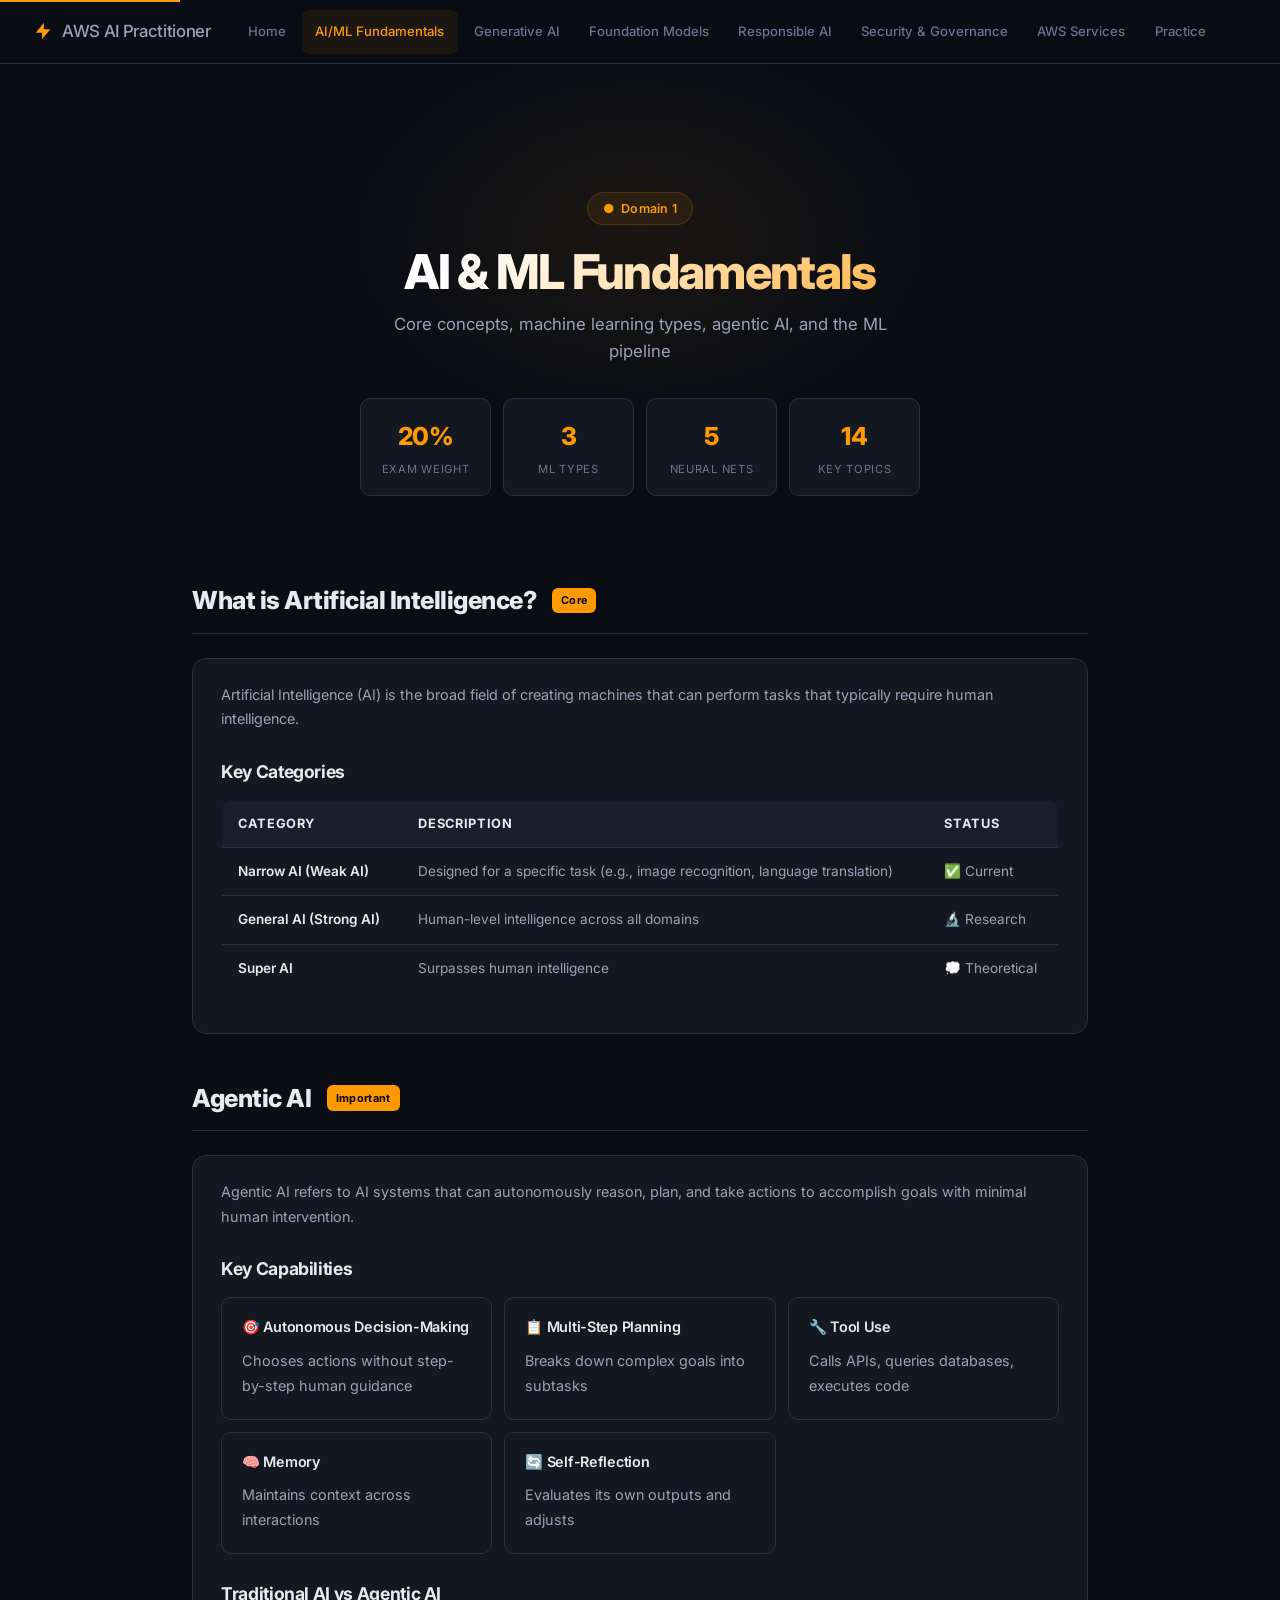
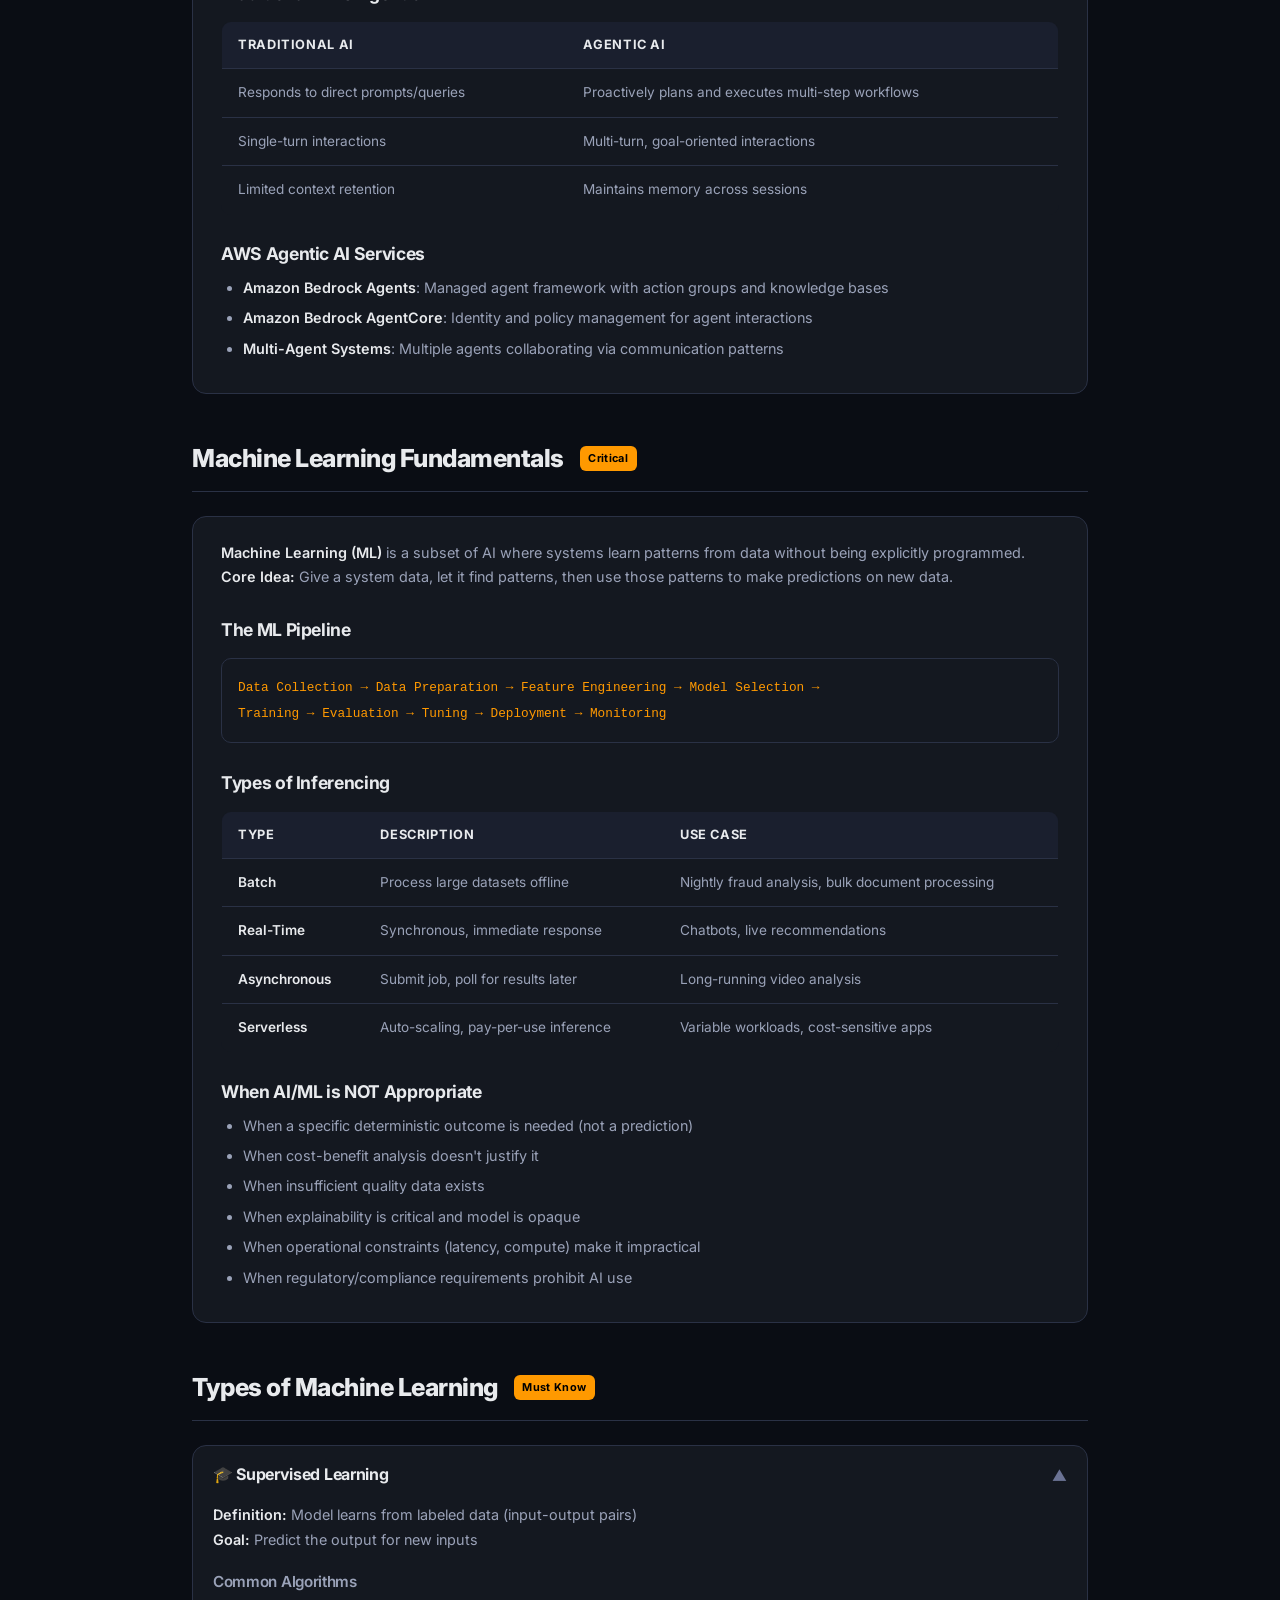
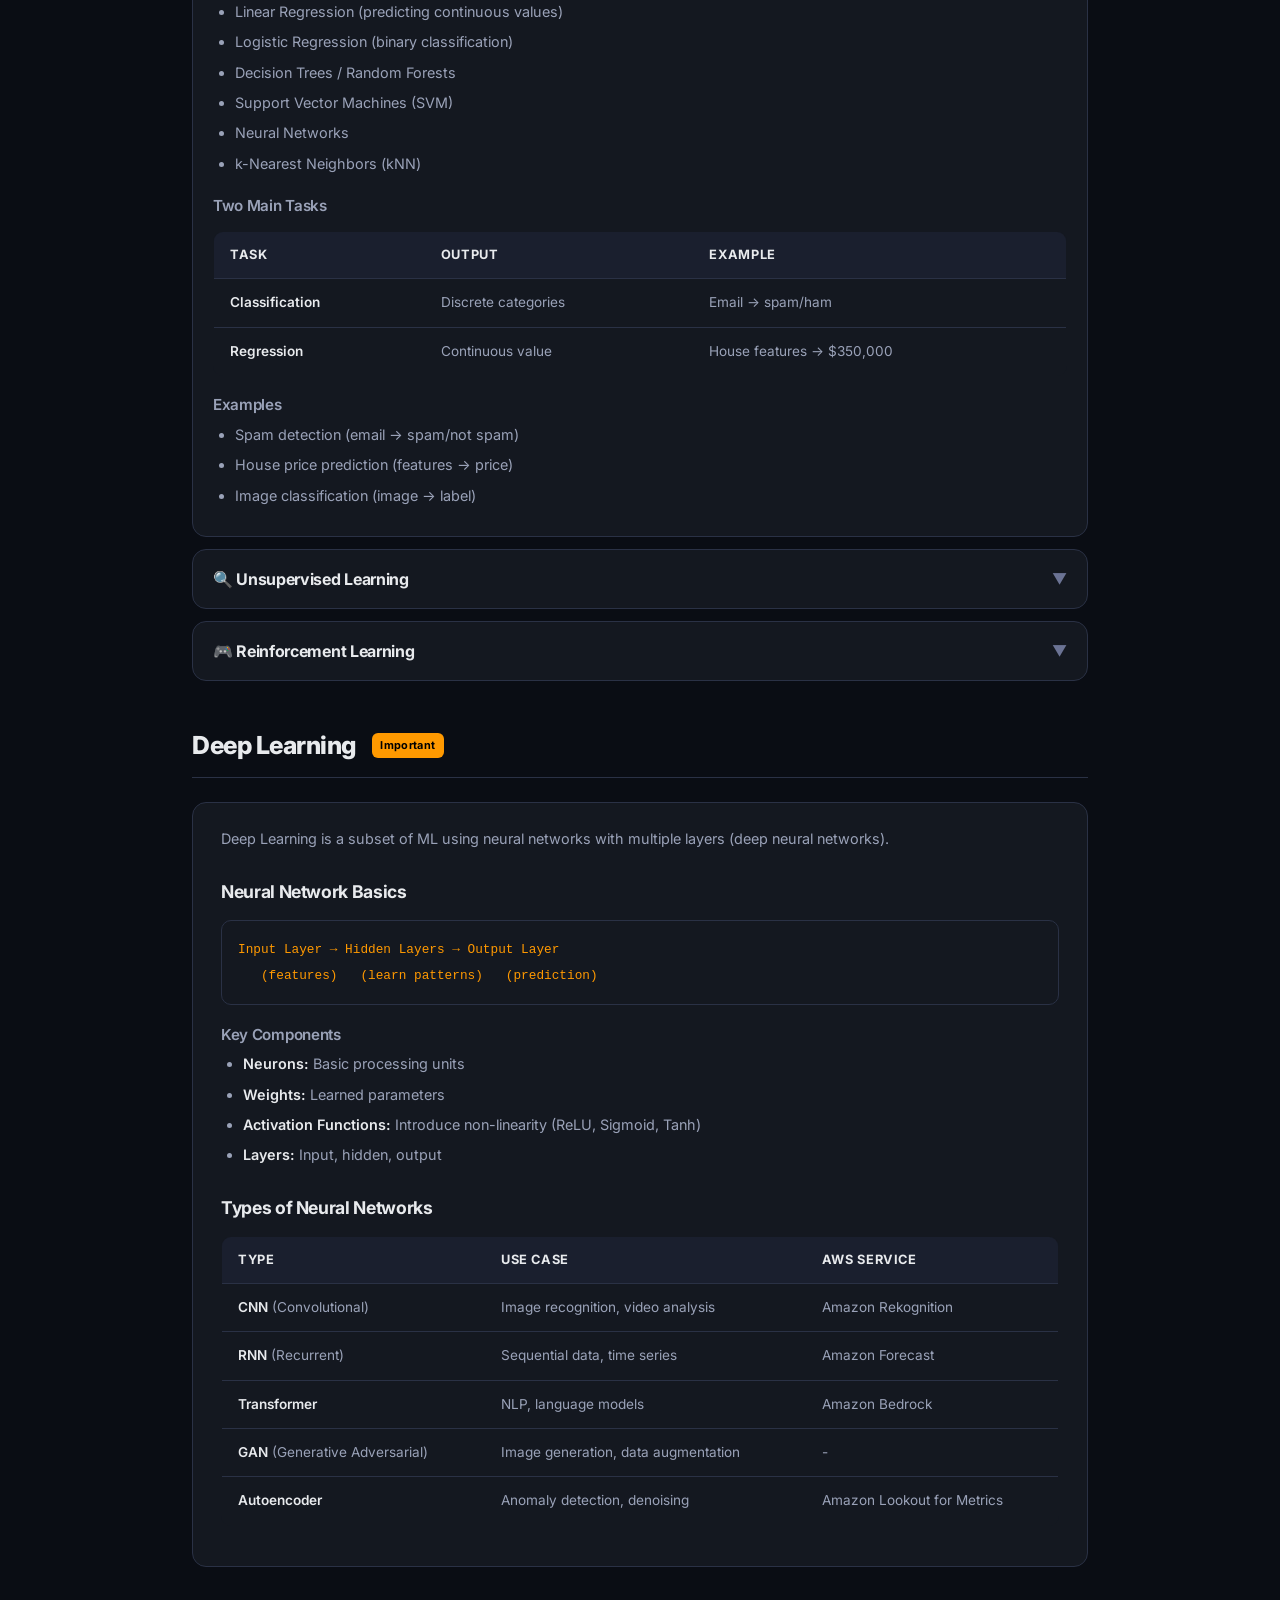
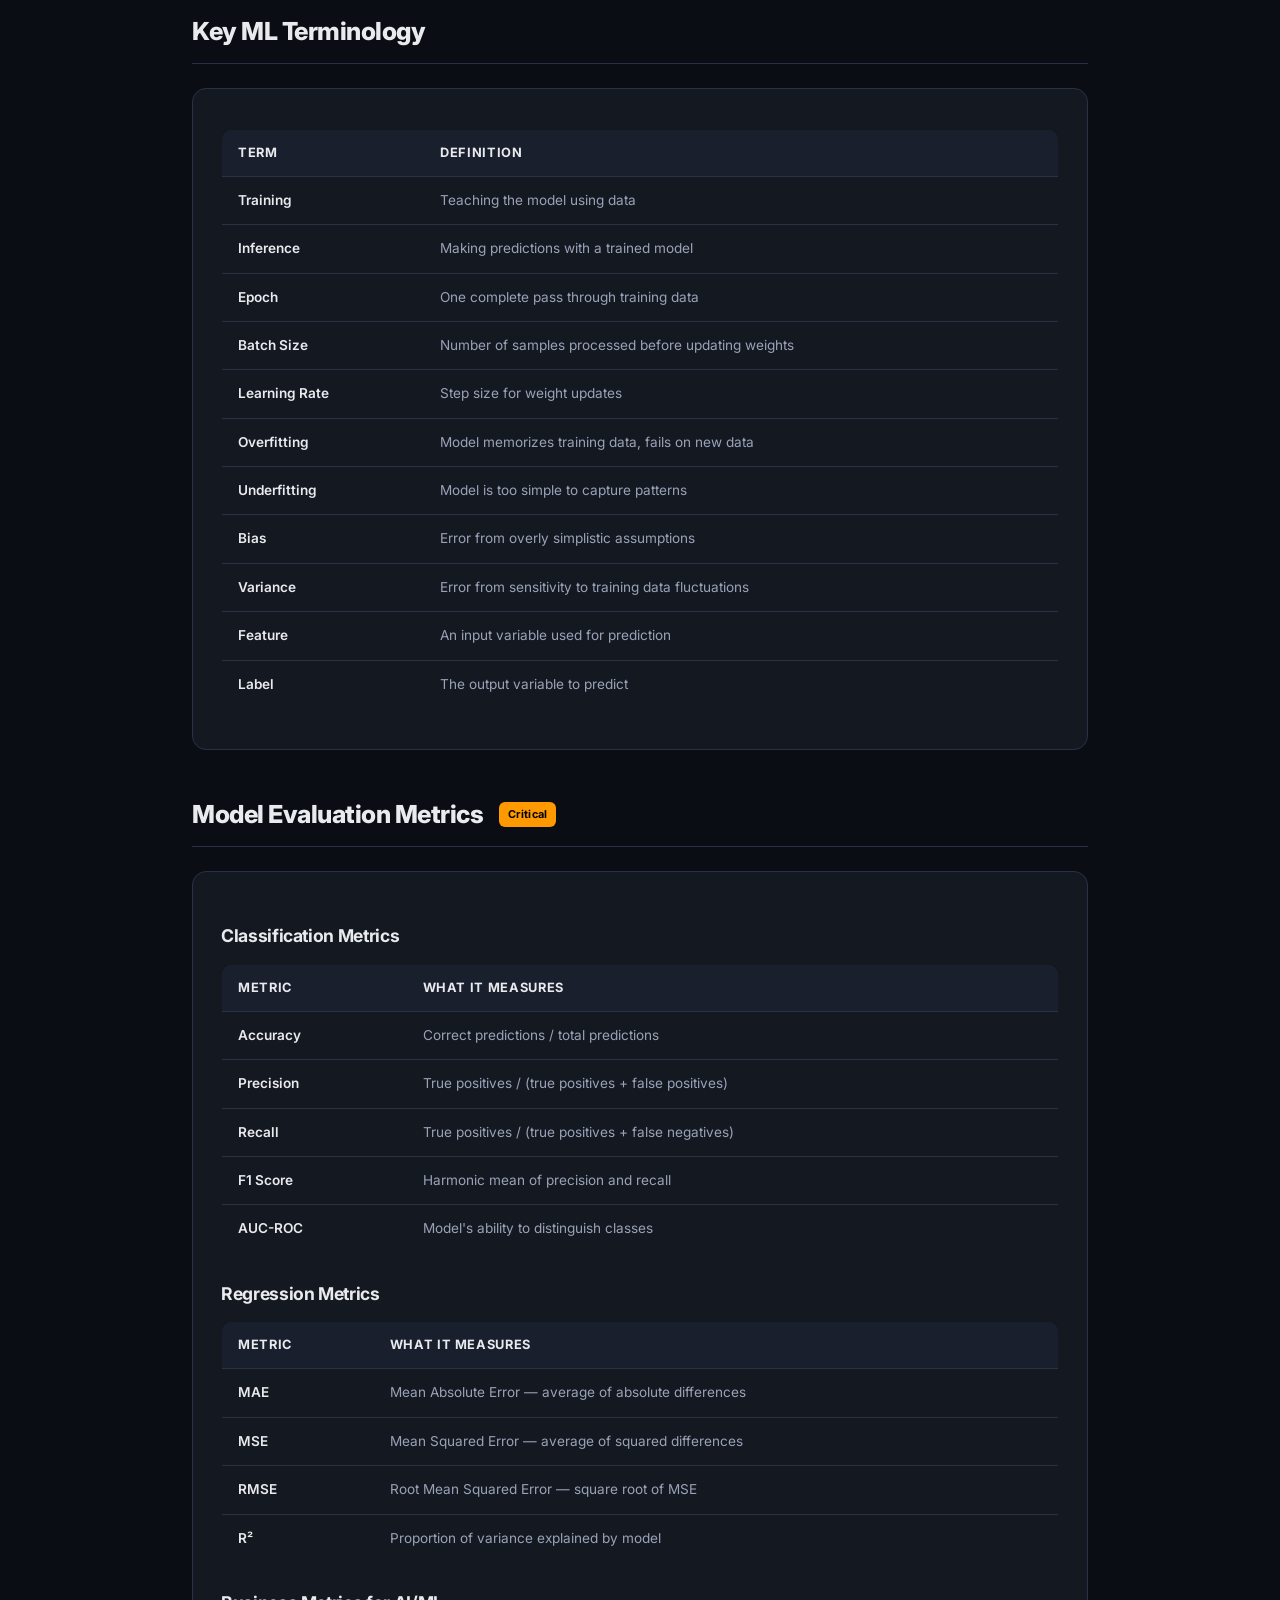
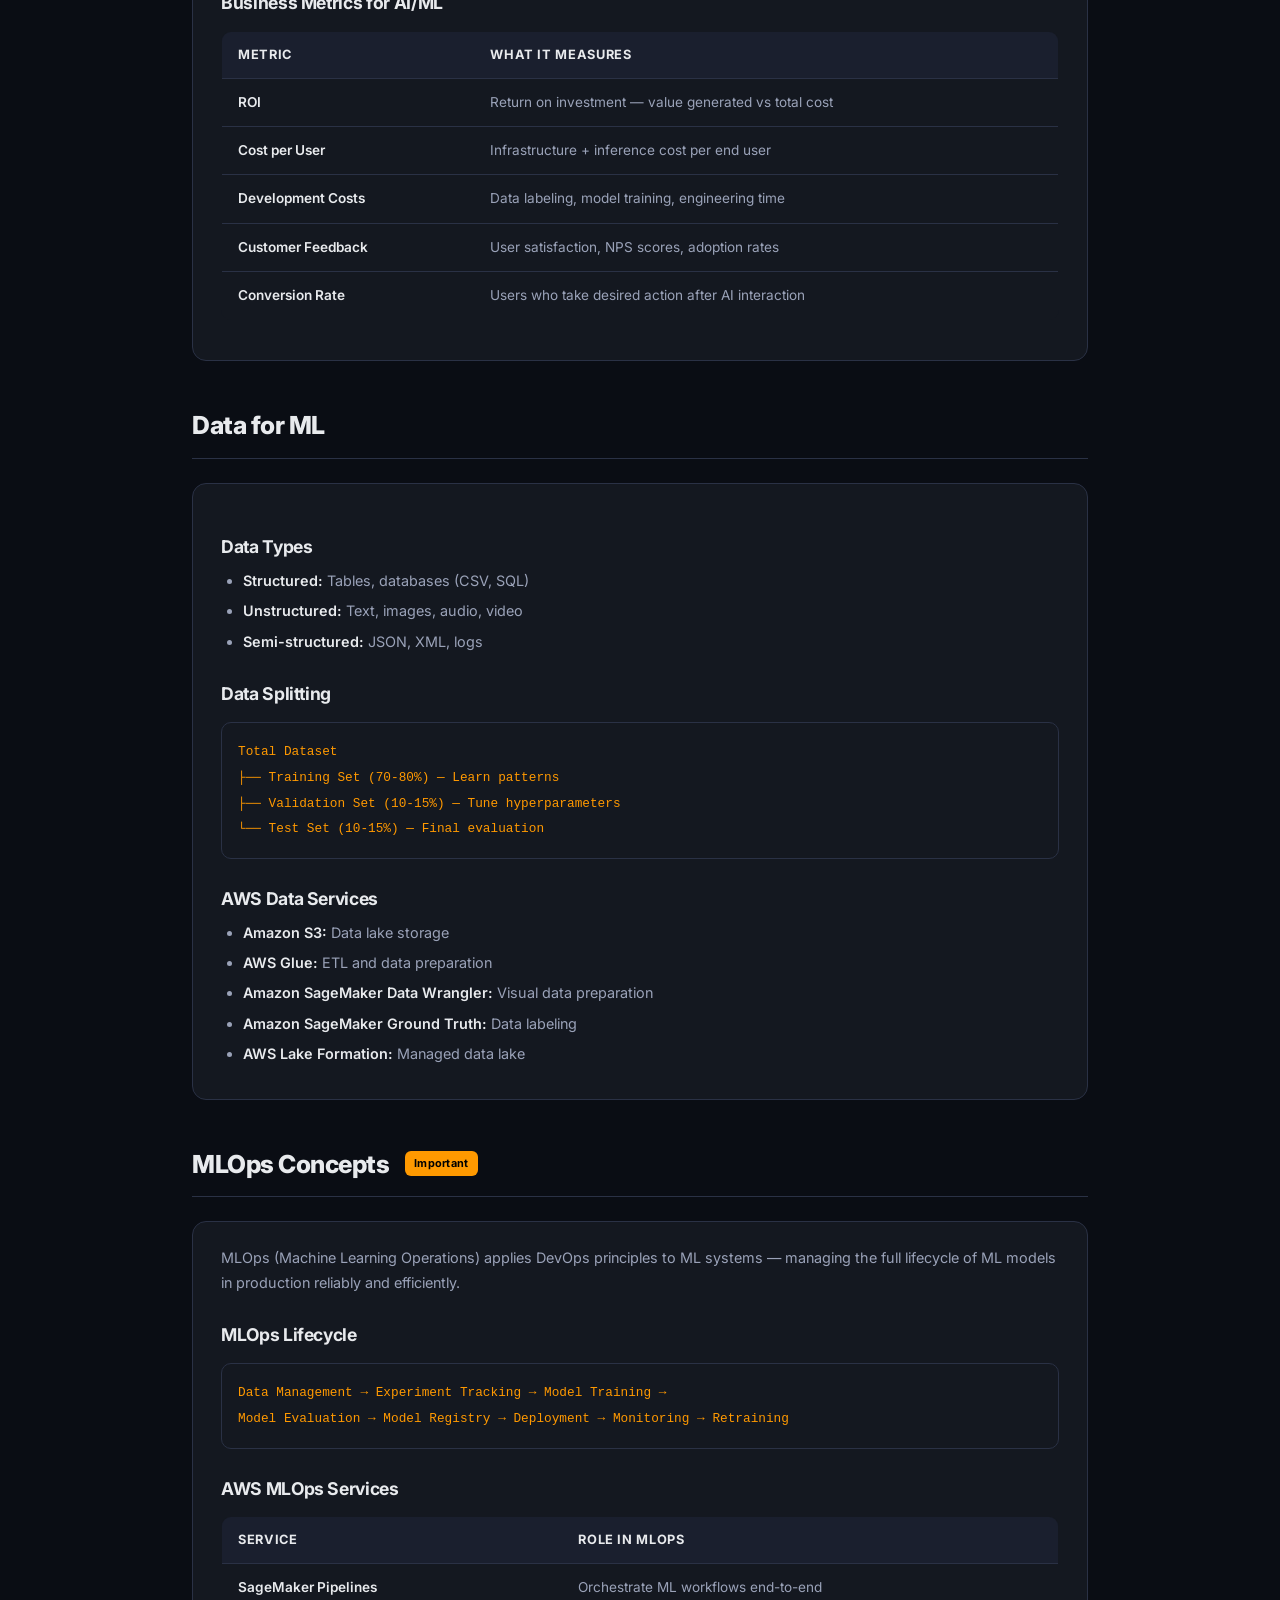
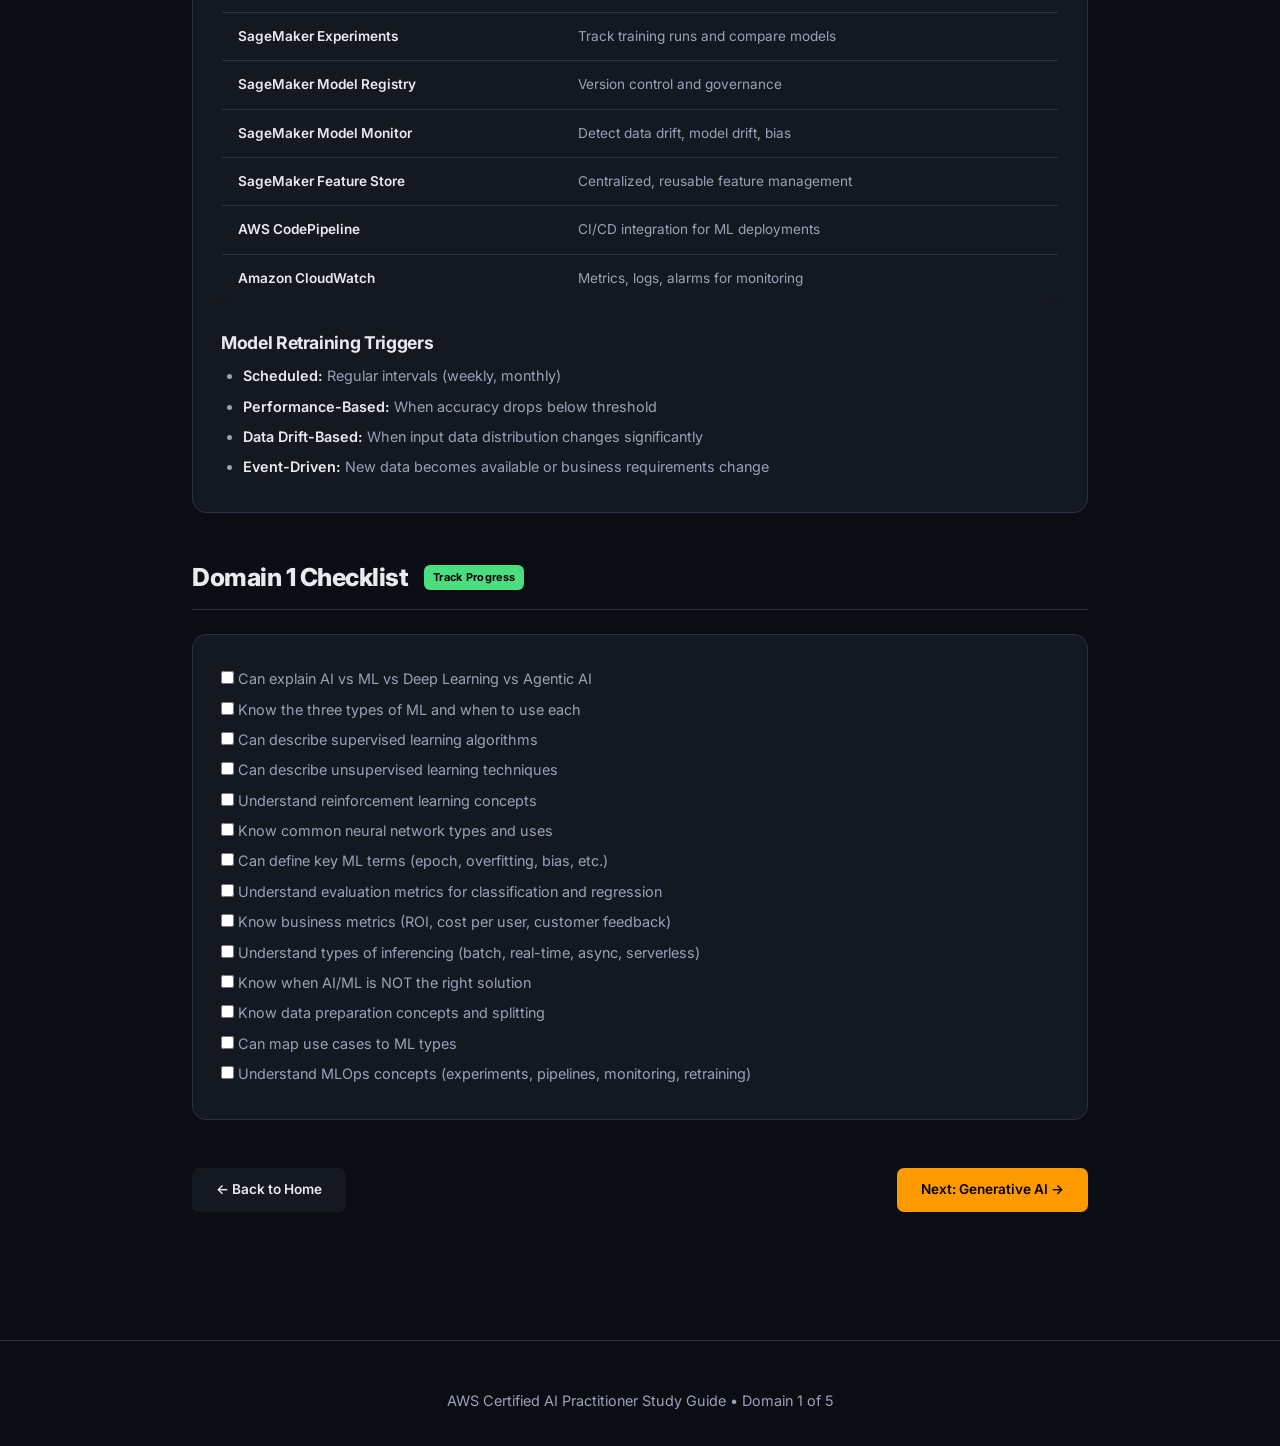
<file: site/domain1.html>
<!DOCTYPE html>
<html lang="en">
<head>
<meta charset="UTF-8">
<meta name="viewport" content="width=device-width, initial-scale=1.0">
<meta name="description" content="Domain 1: AI and ML Fundamentals - AWS AI Practitioner Study Guide">
<title>Domain 1: AI & ML Fundamentals | AWS AI Practitioner</title>
<link rel="preconnect" href="https://fonts.googleapis.com">
<link href="https://fonts.googleapis.com/css2?family=Inter:wght@400;500;600;700;800&display=swap" rel="stylesheet">
<link rel="stylesheet" href="styles.css">
</head>
<body>
<a href="#main-content" class="skip-link">Skip to main content</a>

<nav class="topnav" role="navigation" aria-label="Main navigation">
<a href="index.html" class="logo" aria-label="Home">
<svg viewBox="0 0 24 24" fill="currentColor" aria-hidden="true"><path d="M13 10V3L4 14h7v7l9-11h-7z"/></svg>
<span>AWS AI Practitioner</span>
</a>
<div class="nav-links">
<a href="index.html">Home</a>
<a href="domain1.html" class="active">AI/ML Fundamentals</a>
<a href="domain2.html">Generative AI</a>
<a href="domain3.html">Foundation Models</a>
<a href="domain4.html">Responsible AI</a>
<a href="domain5.html">Security & Governance</a>
<a href="services.html">AWS Services</a>
<a href="practice.html">Practice</a>
</div>
<button class="menu-btn" aria-label="Toggle menu" aria-expanded="false">
<svg width="24" height="24" viewBox="0 0 24 24" fill="none" stroke="currentColor" stroke-width="2"><path d="M3 12h18M3 6h18M3 18h18"/></svg>
</button>
</nav>

<main class="main" id="main-content">
<section class="hero">
<div class="hero-badge">
<span style="color: var(--orange)">●</span> Domain 1
</div>
<h1>AI & ML Fundamentals</h1>
<p>Core concepts, machine learning types, agentic AI, and the ML pipeline</p>
<div class="stats">
<div class="stat">
<div class="num">20%</div>
<div class="label">Exam Weight</div>
</div>
<div class="stat">
<div class="num">3</div>
<div class="label">ML Types</div>
</div>
<div class="stat">
<div class="num">5</div>
<div class="label">Neural Nets</div>
</div>
<div class="stat">
<div class="num">14</div>
<div class="label">Key Topics</div>
</div>
</div>
</section>

<section id="ai-basics" aria-labelledby="ai-basics-heading">
<div class="sec-head">
<h2 id="ai-basics-heading">What is Artificial Intelligence?</h2>
<span class="badge orange">Core</span>
</div>
<div class="card">
<p>Artificial Intelligence (AI) is the broad field of creating machines that can perform tasks that typically require human intelligence.</p>
<h3>Key Categories</h3>
<table>
<thead>
<tr>
<th>Category</th>
<th>Description</th>
<th>Status</th>
</tr>
</thead>
<tbody>
<tr>
<td><strong>Narrow AI (Weak AI)</strong></td>
<td>Designed for a specific task (e.g., image recognition, language translation)</td>
<td>✅ Current</td>
</tr>
<tr>
<td><strong>General AI (Strong AI)</strong></td>
<td>Human-level intelligence across all domains</td>
<td>🔬 Research</td>
</tr>
<tr>
<td><strong>Super AI</strong></td>
<td>Surpasses human intelligence</td>
<td>💭 Theoretical</td>
</tr>
</tbody>
</table>
</div>
</section>

<section id="agentic-ai" aria-labelledby="agentic-heading">
<div class="sec-head">
<h2 id="agentic-heading">Agentic AI</h2>
<span class="badge orange">Important</span>
</div>
<div class="card">
<p>Agentic AI refers to AI systems that can autonomously reason, plan, and take actions to accomplish goals with minimal human intervention.</p>
<h3>Key Capabilities</h3>
<div class="topics-grid">
<div class="topic-card">
<h4>🎯 Autonomous Decision-Making</h4>
<p>Chooses actions without step-by-step human guidance</p>
</div>
<div class="topic-card">
<h4>📋 Multi-Step Planning</h4>
<p>Breaks down complex goals into subtasks</p>
</div>
<div class="topic-card">
<h4>🔧 Tool Use</h4>
<p>Calls APIs, queries databases, executes code</p>
</div>
<div class="topic-card">
<h4>🧠 Memory</h4>
<p>Maintains context across interactions</p>
</div>
<div class="topic-card">
<h4>🔄 Self-Reflection</h4>
<p>Evaluates its own outputs and adjusts</p>
</div>
</div>

<h3>Traditional AI vs Agentic AI</h3>
<table>
<thead>
<tr>
<th>Traditional AI</th>
<th>Agentic AI</th>
</tr>
</thead>
<tbody>
<tr>
<td>Responds to direct prompts/queries</td>
<td>Proactively plans and executes multi-step workflows</td>
</tr>
<tr>
<td>Single-turn interactions</td>
<td>Multi-turn, goal-oriented interactions</td>
</tr>
<tr>
<td>Limited context retention</td>
<td>Maintains memory across sessions</td>
</tr>
</tbody>
</table>

<h3>AWS Agentic AI Services</h3>
<ul>
<li><strong>Amazon Bedrock Agents</strong>: Managed agent framework with action groups and knowledge bases</li>
<li><strong>Amazon Bedrock AgentCore</strong>: Identity and policy management for agent interactions</li>
<li><strong>Multi-Agent Systems</strong>: Multiple agents collaborating via communication patterns</li>
</ul>
</div>
</section>

<section id="ml-basics" aria-labelledby="ml-heading">
<div class="sec-head">
<h2 id="ml-heading">Machine Learning Fundamentals</h2>
<span class="badge orange">Critical</span>
</div>
<div class="card">
<p><strong>Machine Learning (ML)</strong> is a subset of AI where systems learn patterns from data without being explicitly programmed.</p>
<p><strong>Core Idea:</strong> Give a system data, let it find patterns, then use those patterns to make predictions on new data.</p>

<h3>The ML Pipeline</h3>
<pre><code>Data Collection → Data Preparation → Feature Engineering → Model Selection → 
Training → Evaluation → Tuning → Deployment → Monitoring</code></pre>

<h3>Types of Inferencing</h3>
<table>
<thead>
<tr>
<th>Type</th>
<th>Description</th>
<th>Use Case</th>
</tr>
</thead>
<tbody>
<tr>
<td><strong>Batch</strong></td>
<td>Process large datasets offline</td>
<td>Nightly fraud analysis, bulk document processing</td>
</tr>
<tr>
<td><strong>Real-Time</strong></td>
<td>Synchronous, immediate response</td>
<td>Chatbots, live recommendations</td>
</tr>
<tr>
<td><strong>Asynchronous</strong></td>
<td>Submit job, poll for results later</td>
<td>Long-running video analysis</td>
</tr>
<tr>
<td><strong>Serverless</strong></td>
<td>Auto-scaling, pay-per-use inference</td>
<td>Variable workloads, cost-sensitive apps</td>
</tr>
</tbody>
</table>

<h3>When AI/ML is NOT Appropriate</h3>
<ul>
<li>When a specific deterministic outcome is needed (not a prediction)</li>
<li>When cost-benefit analysis doesn't justify it</li>
<li>When insufficient quality data exists</li>
<li>When explainability is critical and model is opaque</li>
<li>When operational constraints (latency, compute) make it impractical</li>
<li>When regulatory/compliance requirements prohibit AI use</li>
</ul>
</div>
</section>

<section id="ml-types" aria-labelledby="types-heading">
<div class="sec-head">
<h2 id="types-heading">Types of Machine Learning</h2>
<span class="badge orange">Must Know</span>
</div>

<div class="collapsible open">
<div class="collapsible-header">
<h3>🎓 Supervised Learning</h3>
<span class="collapsible-icon">▼</span>
</div>
<div class="collapsible-content">
<div class="collapsible-body">
<p><strong>Definition:</strong> Model learns from labeled data (input-output pairs)</p>
<p><strong>Goal:</strong> Predict the output for new inputs</p>

<h4>Common Algorithms</h4>
<ul>
<li>Linear Regression (predicting continuous values)</li>
<li>Logistic Regression (binary classification)</li>
<li>Decision Trees / Random Forests</li>
<li>Support Vector Machines (SVM)</li>
<li>Neural Networks</li>
<li>k-Nearest Neighbors (kNN)</li>
</ul>

<h4>Two Main Tasks</h4>
<table>
<thead>
<tr>
<th>Task</th>
<th>Output</th>
<th>Example</th>
</tr>
</thead>
<tbody>
<tr>
<td><strong>Classification</strong></td>
<td>Discrete categories</td>
<td>Email → spam/ham</td>
</tr>
<tr>
<td><strong>Regression</strong></td>
<td>Continuous value</td>
<td>House features → $350,000</td>
</tr>
</tbody>
</table>

<h4>Examples</h4>
<ul>
<li>Spam detection (email → spam/not spam)</li>
<li>House price prediction (features → price)</li>
<li>Image classification (image → label)</li>
</ul>
</div>
</div>
</div>

<div class="collapsible">
<div class="collapsible-header">
<h3>🔍 Unsupervised Learning</h3>
<span class="collapsible-icon">▼</span>
</div>
<div class="collapsible-content">
<div class="collapsible-body">
<p><strong>Definition:</strong> Model finds patterns in unlabeled data</p>
<p><strong>Goal:</strong> Discover hidden structure or groupings</p>

<h4>Common Algorithms</h4>
<ul>
<li>K-Means Clustering</li>
<li>Hierarchical Clustering</li>
<li>DBSCAN</li>
<li>Principal Component Analysis (PCA)</li>
<li>Autoencoders</li>
</ul>

<h4>Key Use Cases</h4>
<table>
<thead>
<tr>
<th>Task</th>
<th>Description</th>
<th>Example</th>
</tr>
</thead>
<tbody>
<tr>
<td><strong>Clustering</strong></td>
<td>Group similar items</td>
<td>Customer segments</td>
</tr>
<tr>
<td><strong>Dimensionality Reduction</strong></td>
<td>Reduce features</td>
<td>Data visualization</td>
</tr>
<tr>
<td><strong>Association</strong></td>
<td>Find rules/relationships</td>
<td>Market basket analysis</td>
</tr>
</tbody>
</table>

<h4>Examples</h4>
<ul>
<li>Customer segmentation</li>
<li>Anomaly detection</li>
<li>Topic modeling</li>
</ul>
</div>
</div>
</div>

<div class="collapsible">
<div class="collapsible-header">
<h3>🎮 Reinforcement Learning</h3>
<span class="collapsible-icon">▼</span>
</div>
<div class="collapsible-content">
<div class="collapsible-body">
<p><strong>Definition:</strong> Agent learns by interacting with an environment, receiving rewards/penalties</p>
<p><strong>Goal:</strong> Maximize cumulative reward</p>

<h4>Key Concepts</h4>
<ul>
<li><strong>Agent:</strong> The learner/decision maker</li>
<li><strong>Environment:</strong> What the agent interacts with</li>
<li><strong>State:</strong> Current situation</li>
<li><strong>Action:</strong> What the agent does</li>
<li><strong>Reward:</strong> Feedback signal</li>
<li><strong>Policy:</strong> Strategy for choosing actions</li>
</ul>

<h4>Common Algorithms</h4>
<ul>
<li>Q-Learning</li>
<li>Deep Q-Networks (DQN)</li>
<li>Policy Gradient Methods</li>
<li>Actor-Critic Methods</li>
</ul>

<h4>Examples</h4>
<ul>
<li>Game playing (chess, Go)</li>
<li>Robot navigation</li>
<li>Autonomous driving</li>
<li>Resource optimization</li>
</ul>
</div>
</div>
</div>
</section>

<section id="deep-learning" aria-labelledby="dl-heading">
<div class="sec-head">
<h2 id="dl-heading">Deep Learning</h2>
<span class="badge orange">Important</span>
</div>
<div class="card">
<p>Deep Learning is a subset of ML using neural networks with multiple layers (deep neural networks).</p>

<h3>Neural Network Basics</h3>
<pre><code>Input Layer → Hidden Layers → Output Layer
   (features)   (learn patterns)   (prediction)</code></pre>

<h4>Key Components</h4>
<ul>
<li><strong>Neurons:</strong> Basic processing units</li>
<li><strong>Weights:</strong> Learned parameters</li>
<li><strong>Activation Functions:</strong> Introduce non-linearity (ReLU, Sigmoid, Tanh)</li>
<li><strong>Layers:</strong> Input, hidden, output</li>
</ul>

<h3>Types of Neural Networks</h3>
<table>
<thead>
<tr>
<th>Type</th>
<th>Use Case</th>
<th>AWS Service</th>
</tr>
</thead>
<tbody>
<tr>
<td><strong>CNN</strong> (Convolutional)</td>
<td>Image recognition, video analysis</td>
<td>Amazon Rekognition</td>
</tr>
<tr>
<td><strong>RNN</strong> (Recurrent)</td>
<td>Sequential data, time series</td>
<td>Amazon Forecast</td>
</tr>
<tr>
<td><strong>Transformer</strong></td>
<td>NLP, language models</td>
<td>Amazon Bedrock</td>
</tr>
<tr>
<td><strong>GAN</strong> (Generative Adversarial)</td>
<td>Image generation, data augmentation</td>
<td>-</td>
</tr>
<tr>
<td><strong>Autoencoder</strong></td>
<td>Anomaly detection, denoising</td>
<td>Amazon Lookout for Metrics</td>
</tr>
</tbody>
</table>
</div>
</section>

<section id="terminology" aria-labelledby="terms-heading">
<div class="sec-head">
<h2 id="terms-heading">Key ML Terminology</h2>
</div>
<div class="card">
<table>
<thead>
<tr>
<th>Term</th>
<th>Definition</th>
</tr>
</thead>
<tbody>
<tr>
<td><strong>Training</strong></td>
<td>Teaching the model using data</td>
</tr>
<tr>
<td><strong>Inference</strong></td>
<td>Making predictions with a trained model</td>
</tr>
<tr>
<td><strong>Epoch</strong></td>
<td>One complete pass through training data</td>
</tr>
<tr>
<td><strong>Batch Size</strong></td>
<td>Number of samples processed before updating weights</td>
</tr>
<tr>
<td><strong>Learning Rate</strong></td>
<td>Step size for weight updates</td>
</tr>
<tr>
<td><strong>Overfitting</strong></td>
<td>Model memorizes training data, fails on new data</td>
</tr>
<tr>
<td><strong>Underfitting</strong></td>
<td>Model is too simple to capture patterns</td>
</tr>
<tr>
<td><strong>Bias</strong></td>
<td>Error from overly simplistic assumptions</td>
</tr>
<tr>
<td><strong>Variance</strong></td>
<td>Error from sensitivity to training data fluctuations</td>
</tr>
<tr>
<td><strong>Feature</strong></td>
<td>An input variable used for prediction</td>
</tr>
<tr>
<td><strong>Label</strong></td>
<td>The output variable to predict</td>
</tr>
</tbody>
</table>
</div>
</section>

<section id="metrics" aria-labelledby="metrics-heading">
<div class="sec-head">
<h2 id="metrics-heading">Model Evaluation Metrics</h2>
<span class="badge orange">Critical</span>
</div>

<div class="card">
<h3>Classification Metrics</h3>
<table>
<thead>
<tr>
<th>Metric</th>
<th>What It Measures</th>
</tr>
</thead>
<tbody>
<tr>
<td><strong>Accuracy</strong></td>
<td>Correct predictions / total predictions</td>
</tr>
<tr>
<td><strong>Precision</strong></td>
<td>True positives / (true positives + false positives)</td>
</tr>
<tr>
<td><strong>Recall</strong></td>
<td>True positives / (true positives + false negatives)</td>
</tr>
<tr>
<td><strong>F1 Score</strong></td>
<td>Harmonic mean of precision and recall</td>
</tr>
<tr>
<td><strong>AUC-ROC</strong></td>
<td>Model's ability to distinguish classes</td>
</tr>
</tbody>
</table>

<h3>Regression Metrics</h3>
<table>
<thead>
<tr>
<th>Metric</th>
<th>What It Measures</th>
</tr>
</thead>
<tbody>
<tr>
<td><strong>MAE</strong></td>
<td>Mean Absolute Error — average of absolute differences</td>
</tr>
<tr>
<td><strong>MSE</strong></td>
<td>Mean Squared Error — average of squared differences</td>
</tr>
<tr>
<td><strong>RMSE</strong></td>
<td>Root Mean Squared Error — square root of MSE</td>
</tr>
<tr>
<td><strong>R²</strong></td>
<td>Proportion of variance explained by model</td>
</tr>
</tbody>
</table>

<h3>Business Metrics for AI/ML</h3>
<table>
<thead>
<tr>
<th>Metric</th>
<th>What It Measures</th>
</tr>
</thead>
<tbody>
<tr>
<td><strong>ROI</strong></td>
<td>Return on investment — value generated vs total cost</td>
</tr>
<tr>
<td><strong>Cost per User</strong></td>
<td>Infrastructure + inference cost per end user</td>
</tr>
<tr>
<td><strong>Development Costs</strong></td>
<td>Data labeling, model training, engineering time</td>
</tr>
<tr>
<td><strong>Customer Feedback</strong></td>
<td>User satisfaction, NPS scores, adoption rates</td>
</tr>
<tr>
<td><strong>Conversion Rate</strong></td>
<td>Users who take desired action after AI interaction</td>
</tr>
</tbody>
</table>
</div>
</section>

<section id="data" aria-labelledby="data-heading">
<div class="sec-head">
<h2 id="data-heading">Data for ML</h2>
</div>
<div class="card">
<h3>Data Types</h3>
<ul>
<li><strong>Structured:</strong> Tables, databases (CSV, SQL)</li>
<li><strong>Unstructured:</strong> Text, images, audio, video</li>
<li><strong>Semi-structured:</strong> JSON, XML, logs</li>
</ul>

<h3>Data Splitting</h3>
<pre><code>Total Dataset
├── Training Set (70-80%) — Learn patterns
├── Validation Set (10-15%) — Tune hyperparameters
└── Test Set (10-15%) — Final evaluation</code></pre>

<h3>AWS Data Services</h3>
<ul>
<li><strong>Amazon S3:</strong> Data lake storage</li>
<li><strong>AWS Glue:</strong> ETL and data preparation</li>
<li><strong>Amazon SageMaker Data Wrangler:</strong> Visual data preparation</li>
<li><strong>Amazon SageMaker Ground Truth:</strong> Data labeling</li>
<li><strong>AWS Lake Formation:</strong> Managed data lake</li>
</ul>
</div>
</section>

<section id="mlops" aria-labelledby="mlops-heading">
<div class="sec-head">
<h2 id="mlops-heading">MLOps Concepts</h2>
<span class="badge orange">Important</span>
</div>
<div class="card">
<p>MLOps (Machine Learning Operations) applies DevOps principles to ML systems — managing the full lifecycle of ML models in production reliably and efficiently.</p>

<h3>MLOps Lifecycle</h3>
<pre><code>Data Management → Experiment Tracking → Model Training → 
Model Evaluation → Model Registry → Deployment → Monitoring → Retraining</code></pre>

<h3>AWS MLOps Services</h3>
<table>
<thead>
<tr>
<th>Service</th>
<th>Role in MLOps</th>
</tr>
</thead>
<tbody>
<tr>
<td><strong>SageMaker Pipelines</strong></td>
<td>Orchestrate ML workflows end-to-end</td>
</tr>
<tr>
<td><strong>SageMaker Experiments</strong></td>
<td>Track training runs and compare models</td>
</tr>
<tr>
<td><strong>SageMaker Model Registry</strong></td>
<td>Version control and governance</td>
</tr>
<tr>
<td><strong>SageMaker Model Monitor</strong></td>
<td>Detect data drift, model drift, bias</td>
</tr>
<tr>
<td><strong>SageMaker Feature Store</strong></td>
<td>Centralized, reusable feature management</td>
</tr>
<tr>
<td><strong>AWS CodePipeline</strong></td>
<td>CI/CD integration for ML deployments</td>
</tr>
<tr>
<td><strong>Amazon CloudWatch</strong></td>
<td>Metrics, logs, alarms for monitoring</td>
</tr>
</tbody>
</table>

<h3>Model Retraining Triggers</h3>
<ul>
<li><strong>Scheduled:</strong> Regular intervals (weekly, monthly)</li>
<li><strong>Performance-Based:</strong> When accuracy drops below threshold</li>
<li><strong>Data Drift-Based:</strong> When input data distribution changes significantly</li>
<li><strong>Event-Driven:</strong> New data becomes available or business requirements change</li>
</ul>
</div>
</section>

<section id="checklist" aria-labelledby="checklist-heading">
<div class="sec-head">
<h2 id="checklist-heading">Domain 1 Checklist</h2>
<span class="badge green">Track Progress</span>
</div>
<div class="card">
<ul style="list-style: none; padding-left: 0;">
<li><label><input type="checkbox" data-topic="d1-ai-ml-dl"> Can explain AI vs ML vs Deep Learning vs Agentic AI</label></li>
<li><label><input type="checkbox" data-topic="d1-ml-types"> Know the three types of ML and when to use each</label></li>
<li><label><input type="checkbox" data-topic="d1-supervised"> Can describe supervised learning algorithms</label></li>
<li><label><input type="checkbox" data-topic="d1-unsupervised"> Can describe unsupervised learning techniques</label></li>
<li><label><input type="checkbox" data-topic="d1-reinforcement"> Understand reinforcement learning concepts</label></li>
<li><label><input type="checkbox" data-topic="d1-neural-nets"> Know common neural network types and uses</label></li>
<li><label><input type="checkbox" data-topic="d1-terminology"> Can define key ML terms (epoch, overfitting, bias, etc.)</label></li>
<li><label><input type="checkbox" data-topic="d1-metrics"> Understand evaluation metrics for classification and regression</label></li>
<li><label><input type="checkbox" data-topic="d1-business"> Know business metrics (ROI, cost per user, customer feedback)</label></li>
<li><label><input type="checkbox" data-topic="d1-inference"> Understand types of inferencing (batch, real-time, async, serverless)</label></li>
<li><label><input type="checkbox" data-topic="d1-when-not"> Know when AI/ML is NOT the right solution</label></li>
<li><label><input type="checkbox" data-topic="d1-data"> Know data preparation concepts and splitting</label></li>
<li><label><input type="checkbox" data-topic="d1-use-cases"> Can map use cases to ML types</label></li>
<li><label><input type="checkbox" data-topic="d1-mlops"> Understand MLOps concepts (experiments, pipelines, monitoring, retraining)</label></li>
</ul>
</div>
</section>

<nav aria-label="Domain navigation" style="margin-top: 3rem;">
<div style="display: flex; justify-content: space-between; gap: 1rem;">
<a href="index.html" class="btn-primary" style="background: var(--surface); color: var(--text);">← Back to Home</a>
<a href="domain2.html" class="btn-primary">Next: Generative AI →</a>
</div>
</nav>
</main>

<footer class="footer">
<p>AWS Certified AI Practitioner Study Guide • Domain 1 of 5</p>
</footer>

<script src="script.js"></script>
</body>
</html>
</file>
<file: site/styles.css>
/* ═══════════════════════════════════════════════════════════════
   AWS AI PRACTITIONER STUDY GUIDE - STYLES
   ═══════════════════════════════════════════════════════════════ */

/* ─── FOUNDATIONS ─── */
:root {
  --bg: #0a0d14;
  --bg2: #0f1219;
  --surface: #141820;
  --surface2: #1a1f2e;
  --surface3: #222839;
  --border: #2a3145;
  --border2: #353d55;
  --orange: #ff9900;
  --orange2: #ffad33;
  --orange-dim: rgba(255, 153, 0, 0.08);
  --blue: #5b9cf5;
  --blue-dim: rgba(91, 156, 245, 0.08);
  --green: #4ade80;
  --green-dim: rgba(74, 222, 128, 0.08);
  --red: #f87171;
  --red-dim: rgba(248, 113, 113, 0.08);
  --purple: #a78bfa;
  --purple-dim: rgba(167, 139, 250, 0.08);
  --cyan: #22d3ee;
  --cyan-dim: rgba(34, 211, 238, 0.08);
  --text: #e8eaed;
  --text2: #9aa2b8;
  --text3: #6b7394;
  --radius: 14px;
  --radius-sm: 10px;
  --radius-xs: 7px;
  --shadow: 0 4px 24px rgba(0, 0, 0, 0.35);
  --shadow-sm: 0 2px 12px rgba(0, 0, 0, 0.25);
  --font: 'Inter', system-ui, -apple-system, sans-serif;
  --safe-top: env(safe-area-inset-top, 0px);
  --safe-bottom: env(safe-area-inset-bottom, 0px);
  --safe-left: env(safe-area-inset-left, 0px);
  --safe-right: env(safe-area-inset-right, 0px);
}

* {
  margin: 0;
  padding: 0;
  box-sizing: border-box;
}

html {
  scroll-behavior: smooth;
  scrollbar-width: thin;
  scrollbar-color: var(--border2) transparent;
}

::-webkit-scrollbar {
  width: 6px;
}

::-webkit-scrollbar-track {
  background: transparent;
}

::-webkit-scrollbar-thumb {
  background: var(--border2);
  border-radius: 3px;
}

body {
  font-family: var(--font);
  background: var(--bg);
  color: var(--text);
  line-height: 1.72;
  font-size: 15px;
  -webkit-font-smoothing: antialiased;
  -webkit-text-size-adjust: 100%;
  -webkit-tap-highlight-color: transparent;
}

::selection {
  background: rgba(255, 153, 0, 0.25);
}

/* ─── ACCESSIBILITY ─── */
.skip-link {
  position: absolute;
  top: -40px;
  left: 0;
  background: var(--orange);
  color: #000;
  padding: 8px 16px;
  text-decoration: none;
  font-weight: 600;
  z-index: 1000;
}

.skip-link:focus {
  top: 0;
}

*:focus-visible {
  outline: 2px solid var(--orange);
  outline-offset: 2px;
}

/* ─── TYPOGRAPHY ─── */
a {
  color: var(--orange);
  text-decoration: none;
  transition: 0.2s;
}

a:hover {
  color: var(--orange2);
}

a:focus-visible {
  outline: 2px solid var(--orange);
  outline-offset: 2px;
}

h1, h2, h3, h4, h5, h6 {
  line-height: 1.3;
  letter-spacing: -0.02em;
}

h2 {
  font-size: 1.55rem;
  font-weight: 800;
  color: var(--text);
  margin: 2rem 0 1rem;
}

h3 {
  font-size: 1.1rem;
  font-weight: 700;
  color: var(--text);
  margin: 1.8rem 0 0.6rem;
}

h4 {
  font-size: 0.95rem;
  font-weight: 600;
  color: var(--text2);
  margin: 1.2rem 0 0.4rem;
}

p, li {
  font-size: 0.9rem;
  color: var(--text2);
  line-height: 1.72;
}

ul, ol {
  padding-left: 1.4rem;
  margin: 0.5rem 0;
}

li {
  margin: 0.35rem 0;
}

strong {
  color: var(--text);
  font-weight: 600;
}

code {
  background: var(--surface2);
  color: var(--orange);
  padding: 0.15rem 0.4rem;
  border-radius: 4px;
  font-size: 0.85em;
  font-family: 'JetBrains Mono', monospace;
}

pre {
  background: var(--surface);
  border: 1px solid var(--border);
  border-radius: var(--radius-sm);
  padding: 1rem;
  overflow-x: auto;
  margin: 1rem 0;
}

pre code {
  background: none;
  padding: 0;
}

/* ─── TOP NAVIGATION ─── */
.topnav {
  position: fixed;
  top: 0;
  left: 0;
  right: 0;
  height: 64px;
  background: rgba(10, 13, 20, 0.88);
  backdrop-filter: blur(16px) saturate(1.4);
  border-bottom: 1px solid var(--border);
  z-index: 200;
  display: flex;
  align-items: center;
  padding: var(--safe-top) max(2rem, var(--safe-right)) 0 max(2rem, var(--safe-left));
  gap: 1.5rem;
}

.logo {
  font-weight: 800;
  font-size: 1.05rem;
  color: var(--orange);
  white-space: nowrap;
  letter-spacing: -0.02em;
  display: flex;
  align-items: center;
  gap: 0.5rem;
}

.logo svg {
  width: 22px;
  height: 22px;
}

.logo span {
  color: var(--text2);
  font-weight: 500;
}

.nav-links {
  display: flex;
  gap: 2px;
  overflow-x: auto;
  scrollbar-width: none;
  flex: 1;
}

.nav-links::-webkit-scrollbar {
  display: none;
}

.nav-links a {
  padding: 0.55rem 0.85rem;
  border-radius: var(--radius-xs);
  font-size: 0.82rem;
  font-weight: 500;
  color: var(--text3);
  white-space: nowrap;
  transition: 0.2s;
  min-height: 44px;
  display: inline-flex;
  align-items: center;
}

.nav-links a:hover {
  color: var(--text);
  background: var(--surface);
}

.nav-links a.active {
  color: var(--orange);
  background: var(--orange-dim);
}

.menu-btn {
  display: none;
  background: none;
  border: none;
  color: var(--text2);
  cursor: pointer;
  width: 44px;
  height: 44px;
  display: none;
  align-items: center;
  justify-content: center;
  border-radius: var(--radius-xs);
  flex-shrink: 0;
}

.menu-btn:hover {
  color: var(--orange);
  background: var(--surface);
}

/* ─── LAYOUT ─── */
.main {
  max-width: 960px;
  margin: 0 auto;
  padding: calc(88px + var(--safe-top)) max(2rem, var(--safe-right)) 4rem max(2rem, var(--safe-left));
}

.wide {
  max-width: 1100px;
}

/* ─── HERO SECTION ─── */
.hero {
  text-align: center;
  padding: 3.5rem 0 2.5rem;
  position: relative;
}

.hero::before {
  content: '';
  position: absolute;
  top: -100px;
  left: 50%;
  transform: translateX(-50%);
  width: 600px;
  height: 400px;
  background: radial-gradient(ellipse, rgba(255, 153, 0, 0.07) 0%, transparent 70%);
  pointer-events: none;
  z-index: -1;
}

.hero-badge {
  display: inline-flex;
  align-items: center;
  gap: 0.45rem;
  background: var(--orange-dim);
  border: 1px solid rgba(255, 153, 0, 0.18);
  border-radius: 20px;
  padding: 0.3rem 0.9rem;
  font-size: 0.78rem;
  font-weight: 600;
  color: var(--orange);
  margin-bottom: 1.2rem;
  letter-spacing: 0.02em;
}

.hero h1 {
  font-size: clamp(2rem, 5vw, 3rem);
  font-weight: 800;
  letter-spacing: -0.035em;
  line-height: 1.15;
  margin-bottom: 0.7rem;
  background: linear-gradient(135deg, #fff 30%, var(--orange) 100%);
  -webkit-background-clip: text;
  -webkit-text-fill-color: transparent;
  background-clip: text;
}

.hero p {
  color: var(--text2);
  font-size: 1.05rem;
  max-width: 520px;
  margin: 0 auto;
  line-height: 1.65;
}

.stats {
  display: grid;
  grid-template-columns: repeat(4, 1fr);
  gap: 0.75rem;
  margin-top: 2rem;
  max-width: 560px;
  margin-left: auto;
  margin-right: auto;
}

.stat {
  background: var(--surface);
  border: 1px solid var(--border);
  border-radius: var(--radius-sm);
  padding: 1rem 0.75rem;
  text-align: center;
  transition: 0.25s;
}

.stat:hover {
  border-color: var(--border2);
  transform: translateY(-2px);
}

.stat .num {
  font-size: 1.55rem;
  font-weight: 800;
  color: var(--orange);
  letter-spacing: -0.02em;
}

.stat .label {
  font-size: 0.7rem;
  color: var(--text3);
  text-transform: uppercase;
  letter-spacing: 0.06em;
  margin-top: 0.15rem;
}

/* ─── DOMAIN PROGRESS BAR ─── */
.domain-bar {
  display: flex;
  gap: 6px;
  margin: 2rem 0 1rem;
  height: 8px;
  border-radius: 4px;
  overflow: hidden;
}

.domain-bar div {
  border-radius: 4px;
  transition: 0.4s;
}

.domain-bar .d1 {
  flex: 20;
  background: var(--orange);
}

.domain-bar .d2 {
  flex: 24;
  background: var(--blue);
}

.domain-bar .d3 {
  flex: 28;
  background: var(--purple);
}

.domain-bar .d4 {
  flex: 14;
  background: var(--green);
}

.domain-bar .d5 {
  flex: 14;
  background: var(--cyan);
}

.domain-legend {
  display: flex;
  flex-wrap: wrap;
  gap: 0.4rem 0.9rem;
  font-size: 0.75rem;
  color: var(--text3);
  margin-bottom: 2rem;
}

.domain-legend span {
  display: flex;
  align-items: center;
  gap: 0.35rem;
}

.domain-legend .dot {
  width: 8px;
  height: 8px;
  border-radius: 2px;
}

/* ─── SECTION HEADERS ─── */
section {
  margin-top: 3rem;
  scroll-margin-top: calc(80px + var(--safe-top));
}

.sec-head {
  display: flex;
  align-items: center;
  gap: 1rem;
  margin-bottom: 1.5rem;
  padding-bottom: 1rem;
  border-bottom: 1px solid var(--border);
}

.sec-head h2 {
  margin: 0;
}

.badge {
  display: inline-flex;
  align-items: center;
  background: var(--orange);
  color: #000;
  font-size: 0.68rem;
  font-weight: 700;
  padding: 0.2rem 0.55rem;
  border-radius: 6px;
  letter-spacing: 0.03em;
}

.badge.blue {
  background: var(--blue);
}

.badge.purple {
  background: var(--purple);
}

.badge.green {
  background: var(--green);
}

.badge.cyan {
  background: var(--cyan);
}

/* ─── CARDS ─── */
.card {
  background: var(--surface);
  border: 1px solid var(--border);
  border-radius: var(--radius);
  padding: 1.5rem 1.75rem;
  margin: 1rem 0;
  transition: 0.25s;
}

.card:hover {
  border-color: var(--border2);
}

.card-grid {
  display: grid;
  grid-template-columns: repeat(auto-fill, minmax(280px, 1fr));
  gap: 0.75rem;
  margin: 1rem 0;
}

/* ─── DOMAIN CARDS ─── */
.domain-card {
  background: var(--surface);
  border: 1px solid var(--border);
  border-radius: var(--radius);
  padding: 1.5rem;
  transition: 0.25s;
  display: flex;
  flex-direction: column;
  text-decoration: none;
  color: inherit;
}

.domain-card:hover {
  transform: translateY(-4px);
  box-shadow: var(--shadow);
}

.domain-card.orange:hover {
  border-color: var(--orange);
}

.domain-card.blue:hover {
  border-color: var(--blue);
}

.domain-card.purple:hover {
  border-color: var(--purple);
}

.domain-card.green:hover {
  border-color: var(--green);
}

.domain-card.cyan:hover {
  border-color: var(--cyan);
}

.domain-card.gray:hover {
  border-color: var(--text3);
}

.domain-icon {
  font-size: 2rem;
  margin-bottom: 0.75rem;
}

.domain-card h3 {
  margin: 0 0 0.5rem 0;
  font-size: 1.05rem;
  color: var(--text);
}

.domain-card p {
  flex: 1;
  font-size: 0.85rem;
  color: var(--text3);
  line-height: 1.6;
  margin-bottom: 0.75rem;
}

.domain-weight {
  font-size: 0.75rem;
  color: var(--text3);
  font-weight: 600;
  text-transform: uppercase;
  letter-spacing: 0.05em;
}

/* ─── STUDY PATH CARDS ─── */
.path-grid {
  display: grid;
  grid-template-columns: repeat(auto-fit, minmax(320px, 1fr));
  gap: 1rem;
  margin: 1rem 0;
}

.path-card {
  background: var(--surface);
  border: 1px solid var(--border);
  border-radius: var(--radius);
  padding: 1.75rem;
  transition: 0.25s;
}

.path-card:hover {
  border-color: var(--border2);
}

.path-header {
  margin-bottom: 1.25rem;
}

.path-header h3 {
  margin: 0 0 0.75rem 0;
  font-size: 1.2rem;
}

.path-meta {
  display: flex;
  gap: 0.75rem;
  align-items: center;
}

.path-time {
  font-size: 0.8rem;
  color: var(--text3);
}

.path-cost {
  font-size: 0.7rem;
  font-weight: 700;
  padding: 0.2rem 0.5rem;
  border-radius: 4px;
  text-transform: uppercase;
  letter-spacing: 0.05em;
}

.path-cost.free {
  background: var(--green-dim);
  color: var(--green);
}

.path-cost.paid {
  background: var(--orange-dim);
  color: var(--orange);
}

.path-steps {
  list-style: none;
  padding: 0;
  margin: 0 0 1.5rem 0;
  counter-reset: step;
}

.path-steps li {
  counter-increment: step;
  padding-left: 2rem;
  position: relative;
  margin: 0.75rem 0;
  font-size: 0.88rem;
  color: var(--text2);
}

.path-steps li::before {
  content: counter(step);
  position: absolute;
  left: 0;
  top: 0;
  width: 1.4rem;
  height: 1.4rem;
  background: var(--surface2);
  border: 1px solid var(--border);
  border-radius: 50%;
  display: flex;
  align-items: center;
  justify-content: center;
  font-size: 0.7rem;
  font-weight: 700;
  color: var(--text3);
}

.btn-primary {
  display: inline-block;
  background: var(--orange);
  color: #000;
  padding: 0.65rem 1.5rem;
  border-radius: var(--radius-xs);
  font-weight: 600;
  font-size: 0.85rem;
  text-align: center;
  transition: 0.2s;
  border: none;
  cursor: pointer;
}

.btn-primary:hover {
  background: var(--orange2);
  transform: translateY(-1px);
}

/* ─── TOPICS GRID ─── */
.topics-grid {
  display: grid;
  grid-template-columns: repeat(auto-fill, minmax(240px, 1fr));
  gap: 0.75rem;
  margin: 1rem 0;
}

.topic-card {
  background: var(--surface);
  border: 1px solid var(--border);
  border-radius: var(--radius-sm);
  padding: 1.25rem;
  transition: 0.25s;
}

.topic-card:hover {
  border-color: var(--border2);
}

.topic-card h4 {
  margin: 0 0 0.75rem 0;
  font-size: 0.9rem;
  color: var(--text);
}

.topic-card ul {
  margin: 0;
  padding-left: 1.2rem;
}

.topic-card li {
  font-size: 0.82rem;
  margin: 0.4rem 0;
  color: var(--text3);
}

/* ─── INFO GRID ─── */
.info-grid {
  display: grid;
  grid-template-columns: repeat(auto-fill, minmax(200px, 1fr));
  gap: 0.75rem;
  margin: 1rem 0;
}

.info-card {
  background: var(--surface);
  border: 1px solid var(--border);
  border-radius: var(--radius-sm);
  padding: 1rem;
  transition: 0.25s;
}

.info-card:hover {
  border-color: var(--border2);
}

.info-label {
  font-size: 0.72rem;
  color: var(--text3);
  text-transform: uppercase;
  letter-spacing: 0.05em;
  margin-bottom: 0.4rem;
  font-weight: 600;
}

.info-value {
  font-size: 0.88rem;
  color: var(--text);
  font-weight: 500;
}

/* ─── CONTENT SECTIONS ─── */
.content-section {
  margin: 2rem 0;
}

.collapsible {
  background: var(--surface);
  border: 1px solid var(--border);
  border-radius: var(--radius);
  margin: 0.75rem 0;
  overflow: hidden;
}

.collapsible-header {
  display: flex;
  align-items: center;
  justify-content: space-between;
  padding: 1rem 1.25rem;
  cursor: pointer;
  user-select: none;
  transition: 0.2s;
}

.collapsible-header:hover {
  background: var(--surface2);
}

.collapsible-header h3 {
  margin: 0;
  font-size: 1rem;
}

.collapsible-icon {
  transition: transform 0.3s;
  color: var(--text3);
}

.collapsible.open .collapsible-icon {
  transform: rotate(180deg);
}

.collapsible-content {
  max-height: 0;
  overflow: hidden;
  transition: max-height 0.3s ease;
}

.collapsible.open .collapsible-content {
  max-height: 5000px;
}

.collapsible-body {
  padding: 0 1.25rem 1.25rem;
}

/* ─── TABLES ─── */
table {
  width: 100%;
  border-collapse: collapse;
  margin: 1rem 0;
  background: var(--surface);
  border: 1px solid var(--border);
  border-radius: var(--radius-sm);
  overflow: hidden;
}

thead {
  background: var(--surface2);
}

th {
  text-align: left;
  padding: 0.75rem 1rem;
  font-size: 0.8rem;
  font-weight: 700;
  color: var(--text);
  text-transform: uppercase;
  letter-spacing: 0.05em;
  border-bottom: 1px solid var(--border);
}

td {
  padding: 0.75rem 1rem;
  font-size: 0.85rem;
  color: var(--text2);
  border-bottom: 1px solid var(--border);
}

tr:last-child td {
  border-bottom: none;
}

tbody tr:hover {
  background: var(--surface2);
}

/* ─── FOOTER ─── */
.footer {
  text-align: center;
  padding: 3rem max(2rem, var(--safe-right)) calc(2rem + var(--safe-bottom)) max(2rem, var(--safe-left));
  color: var(--text3);
  font-size: 0.85rem;
  border-top: 1px solid var(--border);
  margin-top: 4rem;
}

.footer a {
  color: var(--orange);
}

/* ─── RESPONSIVE ─── */
@media (max-width: 768px) {
  .topnav {
    padding: var(--safe-top) max(1rem, var(--safe-right)) 0 max(1rem, var(--safe-left));
  }

  .nav-links {
    position: fixed;
    top: calc(64px + var(--safe-top));
    left: 0;
    right: 0;
    bottom: 0;
    background: var(--bg2);
    border-bottom: 1px solid var(--border);
    flex-direction: column;
    padding: max(1rem, var(--safe-left));
    gap: 4px;
    display: none;
    overflow-y: auto;
    -webkit-overflow-scrolling: touch;
    padding-bottom: calc(2rem + var(--safe-bottom));
  }

  .nav-links a {
    padding: 0.75rem 1rem;
    font-size: 0.95rem;
    min-height: 48px;
  }

  .nav-links.open {
    display: flex;
  }

  .menu-btn {
    display: flex;
  }

  .main {
    padding: calc(88px + var(--safe-top)) max(1rem, var(--safe-right)) 2rem max(1rem, var(--safe-left));
  }

  .stats {
    grid-template-columns: repeat(2, 1fr);
  }

  .card-grid,
  .topics-grid,
  .info-grid {
    grid-template-columns: 1fr;
  }

  .path-grid {
    grid-template-columns: 1fr;
  }

  .hero h1 {
    font-size: clamp(1.6rem, 6vw, 2rem);
  }

  .hero p {
    font-size: 0.95rem;
  }

  table, .data-table {
    display: block;
    overflow-x: auto;
    -webkit-overflow-scrolling: touch;
  }

  .footer {
    padding: 2rem max(1rem, var(--safe-right)) calc(2rem + var(--safe-bottom)) max(1rem, var(--safe-left));
  }
}

@media (max-width: 480px) {
  .logo span {
    display: none;
  }

  .hero h1 {
    font-size: 1.5rem;
  }

  .hero p {
    font-size: 0.85rem;
  }

  .hero {
    padding: 2rem 0 1.5rem;
  }

  .stat {
    padding: 0.75rem 0.5rem;
  }

  .stat .num {
    font-size: 1.3rem;
  }

  .main {
    padding: calc(80px + var(--safe-top)) max(0.75rem, var(--safe-right)) 1.5rem max(0.75rem, var(--safe-left));
  }

  .footer {
    padding: 1.5rem max(0.75rem, var(--safe-right)) calc(1.5rem + var(--safe-bottom)) max(0.75rem, var(--safe-left));
  }

  .sec-head h2 {
    font-size: 1.25rem;
  }
}

/* ─── PRINT STYLES ─── */
@media print {
  .topnav,
  .menu-btn,
  .footer {
    display: none;
  }

  .main {
    padding: 1rem;
  }

  body {
    background: white;
    color: black;
  }
}
</file>
<file: web/css/styles.css>
/* ============================================================
   AWS AI PRACTITIONER STUDY GUIDE — STYLES
   Aesthetic: Dark technical editorial, AWS-inspired
   Typography: Space Mono (mono), Sora (display), JetBrains Mono
   ============================================================ */

/* ---------- Variables ---------- */
:root {
  --bg-primary: #0a0a0f;
  --bg-secondary: #111118;
  --bg-card: #16161f;
  --bg-elevated: #1e1e2a;
  --border-color: #2a2a3a;
  --border-subtle: #1f1f2d;
  
  --text-primary: #f0f0f5;
  --text-secondary: #a0a0b5;
  --text-muted: #606080;
  
  --aws-orange: #FF9900;
  --aws-orange-dim: rgba(255, 153, 0, 0.15);
  --aws-orange-glow: rgba(255, 153, 0, 0.08);
  
  --accent-blue: #3b82f6;
  --accent-purple: #8b5cf6;
  --accent-green: #10b981;
  --accent-red: #ef4444;
  --accent-yellow: #f59e0b;
  --accent-teal: #14b8a6;
  
  --success-bg: rgba(16, 185, 129, 0.08);
  --warning-bg: rgba(245, 158, 11, 0.08);
  --danger-bg: rgba(239, 68, 68, 0.08);
  
  --radius-sm: 6px;
  --radius-md: 10px;
  --radius-lg: 16px;
  --radius-xl: 24px;
  
  --shadow-card: 0 4px 24px rgba(0, 0, 0, 0.4);
  --shadow-glow: 0 0 60px rgba(255, 153, 0, 0.06);

  --safe-area-top: env(safe-area-inset-top, 0px);
  --safe-area-bottom: env(safe-area-inset-bottom, 0px);
  --safe-area-left: env(safe-area-inset-left, 0px);
  --safe-area-right: env(safe-area-inset-right, 0px);
}

/* ---------- Reset & Base ---------- */
*, *::before, *::after {
  box-sizing: border-box;
  margin: 0;
  padding: 0;
}

html {
  scroll-behavior: smooth;
  font-size: 16px;
}

body {
  font-family: 'Sora', system-ui, sans-serif;
  background-color: var(--bg-primary);
  color: var(--text-primary);
  line-height: 1.6;
  min-height: 100vh;
  overflow-x: hidden;
  -webkit-text-size-adjust: 100%;
  -webkit-tap-highlight-color: transparent;
}

a {
  color: inherit;
  text-decoration: none;
}

/* ---------- Grain Overlay ---------- */
.grain-overlay {
  position: fixed;
  inset: 0;
  pointer-events: none;
  z-index: 9999;
  opacity: 0.025;
  background-image: url("data:image/svg+xml,%3Csvg viewBox='0 0 256 256' xmlns='http://www.w3.org/2000/svg'%3E%3Cfilter id='noise'%3E%3CfeTurbulence type='fractalNoise' baseFrequency='0.9' numOctaves='4' stitchTiles='stitch'/%3E%3C/filter%3E%3Crect width='100%25' height='100%25' filter='url(%23noise)'/%3E%3C/svg%3E");
}

/* ---------- Header ---------- */
.site-header {
  position: sticky;
  top: 0;
  z-index: 100;
  background: rgba(10, 10, 15, 0.85);
  backdrop-filter: blur(20px);
  border-bottom: 1px solid var(--border-subtle);
  padding: var(--safe-area-top) max(24px, var(--safe-area-right)) 0 max(24px, var(--safe-area-left));
}

.header-inner {
  max-width: 1200px;
  margin: 0 auto;
  height: 64px;
  display: flex;
  align-items: center;
  justify-content: space-between;
  gap: 16px;
}

.mobile-nav-toggle {
  display: none;
  background: none;
  border: 1px solid var(--border-color);
  border-radius: var(--radius-sm);
  color: var(--text-secondary);
  width: 44px;
  height: 44px;
  align-items: center;
  justify-content: center;
  cursor: pointer;
  flex-shrink: 0;
}

.mobile-nav-toggle:hover {
  border-color: var(--aws-orange);
  color: var(--aws-orange);
}

.mobile-nav-panel {
  display: none;
  position: fixed;
  top: calc(64px + var(--safe-area-top));
  left: 0;
  right: 0;
  bottom: 0;
  background: rgba(10, 10, 15, 0.97);
  backdrop-filter: blur(24px);
  z-index: 99;
  flex-direction: column;
  padding: max(24px, var(--safe-area-left)) max(24px, var(--safe-area-right));
  overflow-y: auto;
  -webkit-overflow-scrolling: touch;
}

.mobile-nav-panel.open {
  display: flex;
}

.mobile-nav-link {
  display: flex;
  align-items: center;
  font-family: 'Sora', system-ui, sans-serif;
  font-size: 16px;
  font-weight: 500;
  color: var(--text-secondary);
  padding: 14px 16px;
  border-radius: var(--radius-sm);
  border: 1px solid transparent;
  transition: all 0.2s;
  min-height: 48px;
}

.mobile-nav-link:hover,
.mobile-nav-link:active {
  color: var(--aws-orange);
  border-color: rgba(255, 153, 0, 0.2);
  background: var(--aws-orange-dim);
}

.logo-group {
  display: flex;
  align-items: center;
  gap: 12px;
}

.aws-badge {
  font-family: 'Space Mono', monospace;
  font-size: 11px;
  font-weight: 700;
  letter-spacing: 0.08em;
  text-transform: uppercase;
  background: var(--aws-orange);
  color: #0a0a0f;
  padding: 4px 8px;
  border-radius: var(--radius-sm);
}

.cert-badge {
  font-family: 'Space Mono', monospace;
  font-size: 11px;
  font-weight: 400;
  letter-spacing: 0.05em;
  text-transform: uppercase;
  border: 1px solid var(--border-color);
  padding: 4px 8px;
  border-radius: var(--radius-sm);
  color: var(--text-secondary);
}

.site-title {
  font-size: 18px;
  font-weight: 600;
  letter-spacing: -0.02em;
  color: var(--text-primary);
}

.header-meta {
  display: flex;
  align-items: center;
  gap: 8px;
  font-family: 'Space Mono', monospace;
  font-size: 12px;
  color: var(--text-secondary);
}

.header-meta .exam-code {
  color: var(--aws-orange);
  font-weight: 700;
}

.header-meta .divider {
  color: var(--text-muted);
}

/* ---------- Hero ---------- */
.hero {
  position: relative;
  padding: 100px max(24px, var(--safe-area-right)) 80px max(24px, var(--safe-area-left));
  overflow: hidden;
}

.hero-bg {
  position: absolute;
  inset: 0;
  pointer-events: none;
}

.hero-grid {
  position: absolute;
  inset: 0;
  background-image: 
    linear-gradient(rgba(255, 153, 0, 0.03) 1px, transparent 1px),
    linear-gradient(90deg, rgba(255, 153, 0, 0.03) 1px, transparent 1px);
  background-size: 60px 60px;
  mask-image: radial-gradient(ellipse 80% 60% at 50% 0%, black 40%, transparent 100%);
}

.hero-glow {
  position: absolute;
  border-radius: 50%;
  filter: blur(120px);
  opacity: 0.4;
}

.glow-1 {
  width: 600px;
  height: 400px;
  background: radial-gradient(ellipse, var(--aws-orange-glow) 0%, transparent 70%);
  top: -100px;
  left: 50%;
  transform: translateX(-50%);
}

.glow-2 {
  width: 300px;
  height: 300px;
  background: radial-gradient(ellipse, rgba(59, 130, 246, 0.05) 0%, transparent 70%);
  top: 50px;
  right: 10%;
}

.hero-content {
  position: relative;
  max-width: 1200px;
  margin: 0 auto;
  text-align: center;
}

.hero-badge-row {
  display: flex;
  align-items: center;
  justify-content: center;
  gap: 16px;
  margin-bottom: 32px;
  flex-wrap: wrap;
}

.domain-ribbon {
  display: inline-flex;
  align-items: center;
  gap: 6px;
  font-family: 'Space Mono', monospace;
  font-size: 12px;
  font-weight: 400;
  color: var(--text-secondary);
  border: 1px solid var(--border-color);
  padding: 6px 14px;
  border-radius: 100px;
  background: var(--bg-card);
}

.pass-threshold {
  display: inline-flex;
  align-items: center;
  gap: 6px;
  font-family: 'Space Mono', monospace;
  font-size: 12px;
  color: var(--accent-green);
  border: 1px solid rgba(16, 185, 129, 0.3);
  padding: 6px 14px;
  border-radius: 100px;
  background: rgba(16, 185, 129, 0.05);
}

.hero-title {
  font-size: clamp(2.5rem, 6vw, 4rem);
  font-weight: 700;
  letter-spacing: -0.03em;
  line-height: 1.1;
  margin-bottom: 24px;
  color: var(--text-primary);
}

.gradient-text {
  background: linear-gradient(135deg, var(--aws-orange) 0%, #ffb84d 50%, var(--accent-yellow) 100%);
  -webkit-background-clip: text;
  -webkit-text-fill-color: transparent;
  background-clip: text;
}

.hero-subtitle {
  font-size: 18px;
  color: var(--text-secondary);
  max-width: 680px;
  margin: 0 auto 48px;
  line-height: 1.7;
}

.hero-stats {
  display: grid;
  grid-template-columns: repeat(4, 1fr);
  gap: 16px;
  max-width: 800px;
  margin: 0 auto;
}

.stat-card {
  background: var(--bg-card);
  border: 1px solid var(--border-color);
  border-radius: var(--radius-lg);
  padding: 24px 16px;
  display: flex;
  flex-direction: column;
  align-items: center;
  gap: 8px;
  transition: border-color 0.3s ease, transform 0.3s ease;
}

.stat-card:hover {
  border-color: var(--aws-orange);
  transform: translateY(-2px);
}

.stat-number {
  font-family: 'Space Mono', monospace;
  font-size: 2rem;
  font-weight: 700;
  color: var(--aws-orange);
  line-height: 1;
}

.stat-label {
  font-size: 12px;
  color: var(--text-muted);
  text-transform: uppercase;
  letter-spacing: 0.08em;
}

/* ---------- Section Headers ---------- */
.section-header {
  text-align: center;
  margin-bottom: 48px;
}

.section-tag {
  display: inline-block;
  font-family: 'Space Mono', monospace;
  font-size: 10px;
  font-weight: 700;
  letter-spacing: 0.15em;
  text-transform: uppercase;
  color: var(--aws-orange);
  margin-bottom: 16px;
}

.section-title {
  font-size: clamp(1.75rem, 4vw, 2.5rem);
  font-weight: 700;
  letter-spacing: -0.02em;
  margin-bottom: 12px;
  color: var(--text-primary);
}

.section-desc {
  font-size: 16px;
  color: var(--text-secondary);
}

/* ---------- Domain Section ---------- */
.domain-section {
  padding: 80px max(24px, var(--safe-area-right)) 80px max(24px, var(--safe-area-left));
  background: var(--bg-secondary);
  border-top: 1px solid var(--border-subtle);
  border-bottom: 1px solid var(--border-subtle);
}

.domain-grid {
  max-width: 1200px;
  margin: 0 auto;
  display: grid;
  grid-template-columns: repeat(5, 1fr);
  gap: 12px;
}

.domain-card {
  position: relative;
  background: var(--bg-card);
  border: 1px solid var(--border-color);
  border-radius: var(--radius-lg);
  padding: 24px 20px;
  display: flex;
  flex-direction: column;
  gap: 12px;
  transition: all 0.3s ease;
  overflow: hidden;
}

.domain-card:hover {
  border-color: var(--aws-orange);
  transform: translateY(-3px);
  box-shadow: var(--shadow-glow);
}

.domain-card.featured {
  border-color: var(--aws-orange);
  background: linear-gradient(135deg, var(--bg-card) 0%, rgba(255, 153, 0, 0.04) 100%);
}

.domain-number {
  font-family: 'Space Mono', monospace;
  font-size: 32px;
  font-weight: 700;
  color: var(--text-muted);
  opacity: 0.4;
  line-height: 1;
}

.domain-title {
  font-size: 15px;
  font-weight: 600;
  color: var(--text-primary);
  line-height: 1.4;
}

.domain-desc {
  font-size: 13px;
  color: var(--text-secondary);
  line-height: 1.6;
  flex: 1;
}

.domain-meta {
  display: flex;
  align-items: center;
  justify-content: space-between;
  gap: 8px;
  margin-top: auto;
}

.weight-badge {
  font-family: 'Space Mono', monospace;
  font-size: 12px;
  font-weight: 700;
  color: var(--text-secondary);
  background: var(--bg-elevated);
  padding: 3px 8px;
  border-radius: var(--radius-sm);
}

.weight-badge.highlight {
  color: var(--aws-orange);
  background: var(--aws-orange-dim);
}

.domain-link {
  font-family: 'Space Mono', monospace;
  font-size: 11px;
  color: var(--aws-orange);
  transition: opacity 0.2s;
}

.domain-link:hover {
  opacity: 0.7;
}

.weight-bar {
  height: 3px;
  background: var(--bg-elevated);
  border-radius: 2px;
  overflow: hidden;
}

.weight-fill {
  height: 100%;
  width: 0;
  background: linear-gradient(90deg, var(--aws-orange), var(--accent-yellow));
  border-radius: 2px;
  transition: width 1s ease-out;
}

.featured-badge {
  position: absolute;
  top: 12px;
  right: 12px;
  font-family: 'Space Mono', monospace;
  font-size: 9px;
  font-weight: 700;
  letter-spacing: 0.08em;
  text-transform: uppercase;
  color: var(--bg-primary);
  background: var(--aws-orange);
  padding: 3px 8px;
  border-radius: var(--radius-sm);
}

/* ---------- Sequence Section ---------- */
.sequence-section {
  padding: 80px 24px;
  background: var(--bg-primary);
}

.sequence-timeline {
  max-width: 900px;
  margin: 0 auto;
  display: flex;
  flex-direction: column;
  gap: 0;
}

.timeline-item {
  display: grid;
  grid-template-columns: 100px 1fr auto;
  gap: 24px;
  align-items: center;
  padding: 20px 24px;
  background: var(--bg-card);
  border: 1px solid var(--border-color);
  border-radius: var(--radius-md);
  margin-bottom: 8px;
  transition: all 0.3s ease;
  position: relative;
}

.timeline-item:hover {
  border-color: var(--aws-orange);
  transform: translateX(4px);
}

.timeline-item::before {
  content: '';
  position: absolute;
  left: -1px;
  top: 50%;
  transform: translateY(-50%);
  width: 3px;
  height: 60%;
  background: var(--aws-orange);
  border-radius: 2px;
  opacity: 0;
  transition: opacity 0.3s;
}

.timeline-item:hover::before {
  opacity: 1;
}

.phase-badge {
  font-family: 'Space Mono', monospace;
  font-size: 11px;
  font-weight: 700;
  color: var(--aws-orange);
  text-transform: uppercase;
  letter-spacing: 0.05em;
}

.phase-content h4 {
  font-size: 15px;
  font-weight: 600;
  color: var(--text-primary);
  margin-bottom: 4px;
}

.phase-content p {
  font-size: 13px;
  color: var(--text-secondary);
  line-height: 1.5;
}

.phase-duration {
  font-family: 'Space Mono', monospace;
  font-size: 12px;
  color: var(--text-muted);
  white-space: nowrap;
}

.sequence-total {
  max-width: 900px;
  margin: 32px auto 0;
  display: flex;
  align-items: center;
  justify-content: space-between;
  padding: 20px 24px;
  background: var(--aws-orange-dim);
  border: 1px solid rgba(255, 153, 0, 0.2);
  border-radius: var(--radius-md);
}

.total-label {
  font-size: 14px;
  color: var(--text-secondary);
}

.total-value {
  font-family: 'Space Mono', monospace;
  font-size: 18px;
  font-weight: 700;
  color: var(--aws-orange);
}

/* ---------- Domain Content Sections ---------- */
.domain-content-section {
  background: var(--bg-secondary);
  border-top: 1px solid var(--border-subtle);
  position: relative;
  scroll-margin-top: calc(64px + var(--safe-area-top));
}

.domain-content-section.featured-domain {
  background: linear-gradient(180deg, var(--bg-secondary) 0%, rgba(255, 153, 0, 0.02) 100%);
}

.content-nav {
  position: sticky;
  top: calc(64px + var(--safe-area-top));
  z-index: 90;
  background: rgba(10, 10, 15, 0.9);
  backdrop-filter: blur(20px);
  padding: 12px max(24px, var(--safe-area-right)) 12px max(24px, var(--safe-area-left));
  border-bottom: 1px solid var(--border-subtle);
}

.nav-sticky {
  max-width: 900px;
  margin: 0 auto;
  display: flex;
  align-items: center;
  gap: 8px;
  overflow-x: auto;
  scrollbar-width: none;
  -webkit-overflow-scrolling: touch;
}

.nav-sticky::-webkit-scrollbar {
  display: none;
}

.nav-label {
  font-family: 'Space Mono', monospace;
  font-size: 11px;
  color: var(--text-muted);
  margin-right: 8px;
  text-transform: uppercase;
  letter-spacing: 0.08em;
  white-space: nowrap;
  flex-shrink: 0;
}

.nav-item {
  font-family: 'Space Mono', monospace;
  font-size: 12px;
  font-weight: 700;
  color: var(--text-muted);
  padding: 10px 16px;
  border-radius: var(--radius-sm);
  border: 1px solid transparent;
  transition: all 0.2s;
  white-space: nowrap;
  min-height: 44px;
  display: inline-flex;
  align-items: center;
  flex-shrink: 0;
}

.nav-item:hover, .nav-item.active {
  color: var(--aws-orange);
  border-color: rgba(255, 153, 0, 0.3);
  background: var(--aws-orange-dim);
}

.domain-body {
  max-width: 900px;
  margin: 0 auto;
  padding: 60px max(24px, var(--safe-area-right)) 60px max(24px, var(--safe-area-left));
}

.domain-header {
  margin-bottom: 40px;
}

.domain-tag-row {
  display: flex;
  align-items: center;
  gap: 12px;
  margin-bottom: 16px;
}

.domain-indicator {
  width: 40px;
  height: 40px;
  border-radius: var(--radius-sm);
  display: flex;
  align-items: center;
  justify-content: center;
  font-family: 'Space Mono', monospace;
  font-size: 13px;
  font-weight: 700;
  color: #0a0a0f;
}

.content-weight {
  font-family: 'Space Mono', monospace;
  font-size: 12px;
  color: var(--text-muted);
}

.highest-badge {
  font-family: 'Space Mono', monospace;
  font-size: 10px;
  font-weight: 700;
  letter-spacing: 0.08em;
  text-transform: uppercase;
  color: var(--aws-orange);
  background: var(--aws-orange-dim);
  padding: 4px 10px;
  border-radius: var(--radius-sm);
}

.domain-body-title {
  font-size: clamp(1.5rem, 3vw, 2rem);
  font-weight: 700;
  letter-spacing: -0.02em;
  color: var(--text-primary);
}

/* ---------- Concept Groups ---------- */
.concept-group {
  margin-bottom: 48px;
}

.group-title {
  font-family: 'Space Mono', monospace;
  font-size: 11px;
  font-weight: 700;
  text-transform: uppercase;
  letter-spacing: 0.12em;
  color: var(--text-muted);
  margin-bottom: 20px;
  padding-bottom: 12px;
  border-bottom: 1px solid var(--border-subtle);
}

/* ---------- Concept Cards Grid ---------- */
.concept-grid {
  display: grid;
  grid-template-columns: repeat(2, 1fr);
  gap: 16px;
}

.concept-grid.four-col {
  grid-template-columns: repeat(4, 1fr);
}

.concept-card {
  background: var(--bg-card);
  border: 1px solid var(--border-color);
  border-radius: var(--radius-md);
  padding: 20px;
  transition: all 0.3s ease;
}

.concept-card:hover {
  border-color: rgba(255, 153, 0, 0.3);
  transform: translateY(-2px);
}

.concept-card.compact {
  padding: 16px;
}

.concept-icon {
  font-size: 24px;
  margin-bottom: 12px;
}

.concept-card h5 {
  font-size: 14px;
  font-weight: 600;
  color: var(--text-primary);
  margin-bottom: 8px;
}

.concept-card p {
  font-size: 13px;
  color: var(--text-secondary);
  line-height: 1.6;
}

/* ---------- Two Column Grid ---------- */
.two-col-grid {
  display: grid;
  grid-template-columns: repeat(2, 1fr);
  gap: 16px;
}

/* ---------- Info Cards ---------- */
.info-card {
  background: var(--bg-card);
  border: 1px solid var(--border-color);
  border-radius: var(--radius-md);
  padding: 20px;
}

.info-card.success {
  border-color: rgba(16, 185, 129, 0.2);
  background: linear-gradient(135deg, var(--bg-card) 0%, var(--success-bg) 100%);
}

.info-card.warning {
  border-color: rgba(245, 158, 11, 0.2);
  background: linear-gradient(135deg, var(--bg-card) 0%, var(--warning-bg) 100%);
}

.card-header {
  display: flex;
  align-items: center;
  gap: 10px;
  margin-bottom: 12px;
}

.card-header h5 {
  font-size: 14px;
  font-weight: 600;
  color: var(--text-primary);
}

.card-icon {
  font-size: 16px;
}

.card-icon.real-time { color: var(--accent-blue); }
.card-icon.batch { color: var(--accent-purple); }

.info-card.success .card-icon { color: var(--accent-green); }
.info-card.warning .card-icon { color: var(--accent-yellow); }

.info-card p {
  font-size: 13px;
  color: var(--text-secondary);
  line-height: 1.6;
}

.card-list {
  list-style: none;
  display: flex;
  flex-direction: column;
  gap: 8px;
}

.card-list li {
  font-size: 13px;
  color: var(--text-secondary);
  padding-left: 16px;
  position: relative;
}

.card-list li::before {
  content: '•';
  position: absolute;
  left: 0;
  color: var(--aws-orange);
}

.card-list li strong {
  color: var(--text-primary);
}

/* ---------- Data Tables ---------- */
.data-table {
  width: 100%;
  border-collapse: collapse;
  background: var(--bg-card);
  border: 1px solid var(--border-color);
  border-radius: var(--radius-md);
  overflow: hidden;
}

.data-table thead {
  background: var(--bg-elevated);
}

.data-table th {
  font-family: 'Space Mono', monospace;
  font-size: 11px;
  font-weight: 700;
  text-transform: uppercase;
  letter-spacing: 0.08em;
  color: var(--text-muted);
  text-align: left;
  padding: 12px 16px;
}

.data-table td {
  font-size: 13px;
  color: var(--text-secondary);
  padding: 12px 16px;
  border-top: 1px solid var(--border-subtle);
}

.data-table tr:hover td {
  background: rgba(255, 153, 0, 0.02);
}

.tag {
  display: inline-block;
  font-family: 'Space Mono', monospace;
  font-size: 10px;
  font-weight: 700;
  color: var(--aws-orange);
  background: var(--aws-orange-dim);
  padding: 2px 6px;
  border-radius: 3px;
  margin-right: 2px;
}

/* ---------- AWS Tags ---------- */
.aws-tag {
  display: inline-block;
  font-family: 'JetBrains Mono', monospace;
  font-size: 11px;
  font-weight: 500;
  color: var(--aws-orange);
  background: var(--aws-orange-dim);
  padding: 3px 8px;
  border-radius: var(--radius-sm);
  border: 1px solid rgba(255, 153, 0, 0.15);
}

.aws-tag.bedrock {
  background: rgba(255, 153, 0, 0.1);
}

.aws-tag.nova {
  background: rgba(59, 130, 246, 0.1);
  color: var(--accent-blue);
  border-color: rgba(59, 130, 246, 0.15);
}

.model-note {
  font-family: 'Space Mono', monospace;
  font-size: 10px;
  color: var(--text-muted);
  font-style: italic;
}

/* ---------- Paradigm Stack ---------- */
.paradigm-stack {
  display: flex;
  flex-direction: column;
  gap: 12px;
}

.paradigm-card {
  background: var(--bg-card);
  border: 1px solid var(--border-color);
  border-radius: var(--radius-md);
  padding: 20px;
  border-left: 3px solid var(--border-color);
  transition: all 0.3s ease;
}

.paradigm-card:hover {
  border-left-color: var(--aws-orange);
}

.paradigm-card.supervised { border-left-color: var(--accent-blue); }
.paradigm-card.unsupervised { border-left-color: var(--accent-purple); }
.paradigm-card.reinforcement { border-left-color: var(--accent-green); }

.paradigm-header {
  display: flex;
  align-items: center;
  gap: 12px;
  margin-bottom: 10px;
}

.paradigm-badge {
  font-family: 'Space Mono', monospace;
  font-size: 11px;
  font-weight: 700;
  text-transform: uppercase;
  letter-spacing: 0.05em;
  color: var(--text-primary);
  background: var(--bg-elevated);
  padding: 4px 8px;
  border-radius: var(--radius-sm);
}

.paradigm-type {
  font-family: 'Space Mono', monospace;
  font-size: 11px;
  color: var(--text-muted);
}

.paradigm-card p {
  font-size: 13px;
  color: var(--text-secondary);
  line-height: 1.6;
  margin-bottom: 8px;
}

.paradigm-example {
  font-family: 'JetBrains Mono', monospace;
  font-size: 11px;
  color: var(--text-muted);
  padding-left: 12px;
  border-left: 2px solid var(--border-subtle);
}

/* ---------- Key Term Grid ---------- */
.key-term-grid {
  display: grid;
  grid-template-columns: repeat(2, 1fr);
  gap: 12px;
}

.key-term {
  background: var(--bg-card);
  border: 1px solid var(--border-color);
  border-radius: var(--radius-md);
  padding: 16px;
}

.key-term h5 {
  font-family: 'Space Mono', monospace;
  font-size: 13px;
  font-weight: 700;
  color: var(--aws-orange);
  margin-bottom: 6px;
}

.key-term p {
  font-size: 13px;
  color: var(--text-secondary);
  line-height: 1.5;
}

/* ---------- Lifecycle Flow ---------- */
.lifecycle-flow {
  display: flex;
  align-items: center;
  gap: 8px;
  overflow-x: auto;
  padding: 16px 0;
  scrollbar-width: thin;
  scrollbar-color: var(--border-color) transparent;
}

.lifecycle-step {
  display: flex;
  align-items: center;
  gap: 12px;
  background: var(--bg-card);
  border: 1px solid var(--border-color);
  border-radius: var(--radius-md);
  padding: 12px 16px;
  min-width: 140px;
  flex-shrink: 0;
  transition: all 0.3s ease;
}

.lifecycle-step:hover {
  border-color: var(--aws-orange);
}

.step-number {
  font-family: 'Space Mono', monospace;
  font-size: 14px;
  font-weight: 700;
  color: var(--aws-orange);
  width: 24px;
  height: 24px;
  display: flex;
  align-items: center;
  justify-content: center;
  background: var(--aws-orange-dim);
  border-radius: 50%;
  flex-shrink: 0;
}

.step-content h6 {
  font-size: 12px;
  font-weight: 600;
  color: var(--text-primary);
  margin-bottom: 2px;
}

.step-content p {
  font-size: 11px;
  color: var(--text-muted);
  white-space: nowrap;
}

.flow-arrow {
  font-family: 'Space Mono', monospace;
  font-size: 14px;
  color: var(--text-muted);
  flex-shrink: 0;
}

/* ---------- Metric Chips ---------- */
.metric-chips {
  display: flex;
  flex-wrap: wrap;
  gap: 8px;
}

.metric-chip {
  font-family: 'Space Mono', monospace;
  font-size: 11px;
  font-weight: 500;
  color: var(--text-secondary);
  background: var(--bg-elevated);
  border: 1px solid var(--border-color);
  padding: 6px 12px;
  border-radius: 100px;
  transition: all 0.2s;
}

.metric-chip.blue { border-color: rgba(59, 130, 246, 0.3); color: var(--accent-blue); background: rgba(59, 130, 246, 0.08); }
.metric-chip.purple { border-color: rgba(139, 92, 246, 0.3); color: var(--accent-purple); background: rgba(139, 92, 246, 0.08); }
.metric-chip.green { border-color: rgba(16, 185, 129, 0.3); color: var(--accent-green); background: rgba(16, 185, 129, 0.08); }
.metric-chip.orange { border-color: rgba(245, 158, 11, 0.3); color: var(--accent-yellow); background: rgba(245, 158, 11, 0.08); }
.metric-chip.teal { border-color: rgba(20, 184, 166, 0.3); color: var(--accent-teal); background: rgba(20, 184, 166, 0.08); }

/* ---------- Self Check ---------- */
.self-check {
  background: linear-gradient(135deg, var(--bg-card) 0%, rgba(59, 130, 246, 0.04) 100%);
  border: 1px solid rgba(59, 130, 246, 0.15);
  border-radius: var(--radius-lg);
  padding: 24px;
  margin-top: 48px;
}

.check-header {
  display: flex;
  align-items: center;
  gap: 10px;
  margin-bottom: 16px;
}

.check-icon {
  width: 28px;
  height: 28px;
  display: flex;
  align-items: center;
  justify-content: center;
  background: rgba(59, 130, 246, 0.15);
  border-radius: 50%;
  font-size: 14px;
  color: var(--accent-blue);
}

.check-header h4 {
  font-size: 15px;
  font-weight: 600;
  color: var(--text-primary);
}

.check-list {
  list-style: none;
  counter-reset: check-counter;
  display: flex;
  flex-direction: column;
  gap: 12px;
}

.check-list li {
  counter-increment: check-counter;
  font-size: 13px;
  color: var(--text-secondary);
  padding-left: 28px;
  position: relative;
  line-height: 1.6;
}

.check-list li::before {
  content: counter(check-counter);
  position: absolute;
  left: 0;
  top: 0;
  font-family: 'Space Mono', monospace;
  font-size: 11px;
  font-weight: 700;
  color: var(--accent-blue);
  width: 20px;
  height: 20px;
  display: flex;
  align-items: center;
  justify-content: center;
  background: rgba(59, 130, 246, 0.1);
  border-radius: 50%;
}

.check-list li strong {
  color: var(--text-primary);
}

/* ---------- FM Lifecycle ---------- */
.fm-lifecycle {
  display: flex;
  align-items: center;
  gap: 8px;
  overflow-x: auto;
  padding: 16px 0;
  flex-wrap: wrap;
}

.fm-step {
  font-family: 'Space Mono', monospace;
  font-size: 12px;
  font-weight: 500;
  color: var(--text-secondary);
  background: var(--bg-card);
  border: 1px solid var(--border-color);
  padding: 8px 14px;
  border-radius: 100px;
  white-space: nowrap;
  transition: all 0.2s;
}

.fm-step:hover {
  border-color: var(--aws-orange);
  color: var(--aws-orange);
}

.fm-arrow {
  font-family: 'Space Mono', monospace;
  font-size: 12px;
  color: var(--text-muted);
}

.fm-note {
  font-size: 12px;
  color: var(--text-muted);
  margin-top: 12px;
  font-style: italic;
}

/* ---------- Tradeoff Grid ---------- */
.tradeoff-grid {
  display: grid;
  grid-template-columns: repeat(3, 1fr);
  gap: 12px;
}

.tradeoff-card {
  background: var(--bg-card);
  border: 1px solid var(--border-color);
  border-radius: var(--radius-md);
  padding: 16px;
}

.tradeoff-card h5 {
  font-size: 13px;
  font-weight: 600;
  color: var(--text-primary);
  margin-bottom: 8px;
}

.tradeoff-card p {
  font-size: 12px;
  color: var(--text-secondary);
  line-height: 1.5;
}

/* ---------- Parameter Cards ---------- */
.param-grid {
  display: grid;
  grid-template-columns: repeat(2, 1fr);
  gap: 16px;
}

.param-card {
  background: var(--bg-card);
  border: 1px solid var(--border-color);
  border-radius: var(--radius-md);
  padding: 20px;
}

.param-header {
  display: flex;
  align-items: center;
  justify-content: space-between;
  margin-bottom: 16px;
}

.param-header h5 {
  font-size: 14px;
  font-weight: 600;
  color: var(--text-primary);
}

.param-visual {
  flex-shrink: 0;
}

.temp-scale {
  display: flex;
  align-items: center;
  gap: 8px;
}

.temp-label {
  font-family: 'Space Mono', monospace;
  font-size: 10px;
  color: var(--text-muted);
}

.temp-bar {
  width: 80px;
  height: 6px;
  background: linear-gradient(90deg, var(--accent-blue), var(--aws-orange), var(--accent-yellow));
  border-radius: 3px;
}

.token-visual {
  display: flex;
  gap: 4px;
}

.token-chip {
  font-family: 'JetBrains Mono', monospace;
  font-size: 10px;
  color: var(--text-secondary);
  background: var(--bg-elevated);
  padding: 2px 6px;
  border-radius: 3px;
}

.param-desc p {
  font-size: 12px;
  color: var(--text-secondary);
  line-height: 1.6;
  margin-bottom: 4px;
}

.param-desc p strong {
  color: var(--text-primary);
}

/* ---------- RAG Diagram ---------- */
.rag-diagram {
  display: flex;
  align-items: center;
  gap: 8px;
  overflow-x: auto;
  padding: 20px 0;
  flex-wrap: wrap;
}

.rag-step {
  display: flex;
  flex-direction: column;
  align-items: center;
  gap: 8px;
  min-width: 80px;
}

.rag-icon {
  font-size: 28px;
}

.rag-step p {
  font-family: 'Space Mono', monospace;
  font-size: 11px;
  color: var(--text-secondary);
  text-align: center;
}

.rag-step.final .rag-icon {
  filter: drop-shadow(0 0 8px rgba(16, 185, 129, 0.5));
}

.rag-arrow {
  font-family: 'Space Mono', monospace;
  font-size: 14px;
  color: var(--text-muted);
}

.rag-note {
  font-size: 13px;
  color: var(--text-secondary);
  background: var(--bg-card);
  border: 1px solid var(--border-color);
  border-radius: var(--radius-md);
  padding: 12px 16px;
  margin-top: 16px;
}

.rag-note strong {
  color: var(--text-primary);
}

/* ---------- Customize Stack ---------- */
.customize-stack {
  display: grid;
  grid-template-columns: repeat(2, 1fr);
  gap: 12px;
}

.customize-card {
  background: var(--bg-card);
  border: 1px solid var(--border-color);
  border-radius: var(--radius-md);
  padding: 20px;
}

.customize-header {
  display: flex;
  align-items: center;
  justify-content: space-between;
  margin-bottom: 12px;
}

.approach-tag {
  font-family: 'Space Mono', monospace;
  font-size: 12px;
  font-weight: 700;
  color: var(--text-primary);
}

.complexity-badge {
  font-family: 'Space Mono', monospace;
  font-size: 10px;
  font-weight: 700;
  text-transform: uppercase;
  letter-spacing: 0.05em;
  padding: 3px 8px;
  border-radius: 100px;
}

.complexity-badge.easy { color: var(--accent-green); background: rgba(16, 185, 129, 0.1); }
.complexity-badge.moderate { color: var(--accent-yellow); background: rgba(245, 158, 11, 0.1); }
.complexity-badge.advanced { color: var(--accent-orange); background: rgba(245, 158, 11, 0.15); }
.complexity-badge.expert { color: var(--accent-red); background: rgba(239, 68, 68, 0.1); }

.customize-card > p {
  font-size: 13px;
  color: var(--text-secondary);
  line-height: 1.6;
  margin-bottom: 12px;
}

.tradeoffs {
  display: flex;
  flex-wrap: wrap;
  gap: 6px;
}

.tradeoffs span {
  font-family: 'Space Mono', monospace;
  font-size: 10px;
  padding: 2px 8px;
  border-radius: 100px;
}

.tradeoffs .pro { color: var(--accent-green); background: rgba(16, 185, 129, 0.1); }
.tradeoffs .con { color: var(--accent-red); background: rgba(239, 68, 68, 0.1); }

/* ---------- Pillar Grid ---------- */
.pillar-grid {
  display: grid;
  grid-template-columns: repeat(5, 1fr);
  gap: 12px;
}

.pillar-card {
  background: var(--bg-card);
  border: 1px solid var(--border-color);
  border-radius: var(--radius-md);
  padding: 20px 16px;
  text-align: center;
  transition: all 0.3s ease;
}

.pillar-card:hover {
  border-color: rgba(255, 153, 0, 0.3);
  transform: translateY(-2px);
}

.pillar-icon {
  font-size: 28px;
  margin-bottom: 12px;
}

.pillar-card h5 {
  font-size: 13px;
  font-weight: 600;
  color: var(--text-primary);
  margin-bottom: 8px;
}

.pillar-card p {
  font-size: 12px;
  color: var(--text-secondary);
  line-height: 1.5;
}

/* ---------- Tools Grid ---------- */
.tools-grid {
  display: grid;
  grid-template-columns: repeat(2, 1fr);
  gap: 12px;
}

.tool-card {
  background: var(--bg-card);
  border: 1px solid var(--border-color);
  border-radius: var(--radius-md);
  padding: 20px;
  transition: all 0.3s ease;
}

.tool-card:hover {
  border-color: rgba(255, 153, 0, 0.3);
}

.tool-header {
  margin-bottom: 12px;
}

.tool-card p {
  font-size: 13px;
  color: var(--text-secondary);
  line-height: 1.6;
}

/* ---------- Risk List ---------- */
.risk-list {
  display: grid;
  grid-template-columns: repeat(2, 1fr);
  gap: 12px;
}

.risk-item {
  display: flex;
  align-items: flex-start;
  gap: 12px;
  background: var(--bg-card);
  border: 1px solid var(--border-color);
  border-radius: var(--radius-md);
  padding: 16px;
}

.risk-icon {
  font-size: 18px;
  flex-shrink: 0;
}

.risk-item p {
  font-size: 13px;
  color: var(--text-secondary);
  line-height: 1.5;
}

.risk-item p strong {
  color: var(--text-primary);
}

/* ---------- Model Card Info ---------- */
.model-card-info {
  background: var(--bg-card);
  border: 1px solid var(--border-color);
  border-radius: var(--radius-md);
  padding: 20px;
}

.model-card-header {
  margin-bottom: 12px;
}

.model-card-header h5 {
  font-size: 14px;
  font-weight: 600;
  color: var(--text-primary);
}

.model-card-info > p {
  font-size: 13px;
  color: var(--text-secondary);
  line-height: 1.6;
  margin-bottom: 16px;
}

.model-card-uses {
  display: flex;
  flex-wrap: wrap;
  gap: 8px;
}

.use-tag {
  font-family: 'Space Mono', monospace;
  font-size: 11px;
  color: var(--accent-blue);
  background: rgba(59, 130, 246, 0.08);
  border: 1px solid rgba(59, 130, 246, 0.2);
  padding: 4px 10px;
  border-radius: 100px;
}

/* ---------- Security Grid ---------- */
.security-grid {
  display: grid;
  grid-template-columns: repeat(2, 1fr);
  gap: 12px;
}

.security-card {
  background: var(--bg-card);
  border: 1px solid var(--border-color);
  border-radius: var(--radius-md);
  padding: 20px;
  transition: all 0.3s ease;
}

.security-card:hover {
  border-color: rgba(255, 153, 0, 0.3);
}

.security-icon {
  font-size: 24px;
  margin-bottom: 12px;
}

.security-card h5 {
  font-size: 14px;
  font-weight: 600;
  color: var(--text-primary);
  margin-bottom: 8px;
}

.security-card p {
  font-size: 13px;
  color: var(--text-secondary);
  line-height: 1.6;
}

/* ---------- Threat Grid ---------- */
.threat-grid {
  display: grid;
  grid-template-columns: repeat(3, 1fr);
  gap: 12px;
}

.threat-card {
  background: var(--bg-card);
  border: 1px solid var(--border-color);
  border-radius: var(--radius-md);
  padding: 20px;
}

.threat-header {
  margin-bottom: 12px;
}

.threat-level {
  font-family: 'Space Mono', monospace;
  font-size: 10px;
  font-weight: 700;
  text-transform: uppercase;
  letter-spacing: 0.08em;
  padding: 3px 8px;
  border-radius: var(--radius-sm);
}

.threat-level.critical { color: var(--accent-red); background: rgba(239, 68, 68, 0.1); }
.threat-level.high { color: var(--accent-yellow); background: rgba(245, 158, 11, 0.1); }
.threat-level.moderate { color: var(--accent-blue); background: rgba(59, 130, 246, 0.1); }

.threat-card h5 {
  font-size: 14px;
  font-weight: 600;
  color: var(--text-primary);
  margin-bottom: 8px;
}

.threat-card p {
  font-size: 13px;
  color: var(--text-secondary);
  line-height: 1.6;
}

/* ---------- Audit Grid ---------- */
.audit-grid {
  display: grid;
  grid-template-columns: repeat(3, 1fr);
  gap: 12px;
}

.audit-card {
  background: var(--bg-card);
  border: 1px solid var(--border-color);
  border-radius: var(--radius-md);
  padding: 16px;
}

.audit-card h5 {
  font-family: 'Space Mono', monospace;
  font-size: 12px;
  font-weight: 700;
  color: var(--aws-orange);
  margin-bottom: 8px;
}

.audit-card p {
  font-size: 12px;
  color: var(--text-secondary);
  line-height: 1.5;
}

/* ---------- Shared Responsibility ---------- */
.shared-responsibility {
  background: var(--bg-card);
  border: 1px solid var(--border-color);
  border-radius: var(--radius-lg);
  padding: 24px;
}

.sr-header {
  margin-bottom: 20px;
}

.sr-header h4 {
  font-size: 15px;
  font-weight: 600;
  color: var(--text-primary);
}

.sr-diagram {
  display: flex;
  flex-direction: column;
  gap: 0;
}

.sr-layer {
  padding: 20px;
  border-radius: var(--radius-md);
}

.sr-layer.aws {
  background: linear-gradient(135deg, var(--bg-elevated) 0%, rgba(59, 130, 246, 0.05) 100%);
  border: 1px solid rgba(59, 130, 246, 0.2);
}

.sr-layer.customer {
  background: linear-gradient(135deg, var(--bg-elevated) 0%, rgba(255, 153, 0, 0.05) 100%);
  border: 1px solid rgba(255, 153, 0, 0.2);
}

.layer-label {
  display: inline-block;
  font-family: 'Space Mono', monospace;
  font-size: 11px;
  font-weight: 700;
  text-transform: uppercase;
  letter-spacing: 0.08em;
  padding: 4px 10px;
  border-radius: var(--radius-sm);
  margin-bottom: 8px;
}

.sr-layer.aws .layer-label {
  color: var(--accent-blue);
  background: rgba(59, 130, 246, 0.1);
}

.sr-layer.customer .layer-label {
  color: var(--aws-orange);
  background: var(--aws-orange-dim);
}

.layer-desc {
  font-size: 13px;
  color: var(--text-secondary);
  line-height: 1.6;
}

.sr-divider {
  display: flex;
  align-items: center;
  justify-content: center;
  gap: 12px;
  padding: 12px 0;
}

.divider-icon {
  font-size: 16px;
  opacity: 0.5;
}

.divider-text {
  font-family: 'Space Mono', monospace;
  font-size: 11px;
  color: var(--text-muted);
  text-transform: uppercase;
  letter-spacing: 0.08em;
}

/* ---------- Code Section ---------- */
.code-section {
  padding: 80px 24px;
  background: var(--bg-primary);
  border-top: 1px solid var(--border-subtle);
}

.code-grid {
  max-width: 1200px;
  margin: 0 auto;
  display: grid;
  grid-template-columns: repeat(3, 1fr);
  gap: 16px;
}

.code-card {
  background: var(--bg-card);
  border: 1px solid var(--border-color);
  border-radius: var(--radius-lg);
  padding: 24px;
  transition: all 0.3s ease;
}

.code-card:hover {
  border-color: var(--aws-orange);
  transform: translateY(-2px);
}

.code-header {
  display: flex;
  align-items: center;
  gap: 10px;
  margin-bottom: 12px;
}

.code-lang {
  font-family: 'Space Mono', monospace;
  font-size: 10px;
  font-weight: 700;
  text-transform: uppercase;
  letter-spacing: 0.08em;
  color: var(--accent-green);
  background: rgba(16, 185, 129, 0.1);
  padding: 3px 8px;
  border-radius: var(--radius-sm);
}

.code-file {
  font-family: 'JetBrains Mono', monospace;
  font-size: 12px;
  color: var(--text-primary);
}

.code-desc {
  font-size: 13px;
  color: var(--text-secondary);
  line-height: 1.6;
  margin-bottom: 16px;
}

.code-tags {
  display: flex;
  flex-wrap: wrap;
  gap: 6px;
}

.code-tag {
  font-family: 'Space Mono', monospace;
  font-size: 10px;
  color: var(--text-muted);
  background: var(--bg-elevated);
  padding: 3px 8px;
  border-radius: 100px;
}

/* ---------- Resources Section ---------- */
.resources-section {
  padding: 80px 24px;
  background: var(--bg-secondary);
  border-top: 1px solid var(--border-subtle);
}

.resource-grid {
  max-width: 1200px;
  margin: 0 auto;
  display: grid;
  grid-template-columns: repeat(4, 1fr);
  gap: 16px;
}

.resource-card {
  background: var(--bg-card);
  border: 1px solid var(--border-color);
  border-radius: var(--radius-lg);
  padding: 24px;
  display: flex;
  flex-direction: column;
  gap: 12px;
  transition: all 0.3s ease;
}

.resource-card:hover {
  border-color: var(--aws-orange);
  transform: translateY(-2px);
}

.resource-icon {
  font-size: 32px;
}

.resource-card h5 {
  font-size: 14px;
  font-weight: 600;
  color: var(--text-primary);
}

.resource-card p {
  font-size: 13px;
  color: var(--text-secondary);
}

/* ---------- Footer ---------- */
.site-footer {
  padding: 48px max(24px, var(--safe-area-right)) calc(48px + var(--safe-area-bottom)) max(24px, var(--safe-area-left));
  background: var(--bg-primary);
  border-top: 1px solid var(--border-subtle);
}

.footer-inner {
  max-width: 1200px;
  margin: 0 auto;
}

.footer-disclaimer {
  display: flex;
  align-items: flex-start;
  gap: 12px;
  background: var(--warning-bg);
  border: 1px solid rgba(245, 158, 11, 0.2);
  border-radius: var(--radius-md);
  padding: 16px 20px;
  margin-bottom: 24px;
}

.disclaimer-icon {
  font-size: 18px;
  flex-shrink: 0;
}

.footer-disclaimer p {
  font-size: 13px;
  color: var(--text-secondary);
  line-height: 1.6;
}

.footer-meta {
  display: flex;
  align-items: center;
  justify-content: center;
  gap: 8px;
  font-family: 'Space Mono', monospace;
  font-size: 12px;
  color: var(--text-muted);
}

/* ---------- Scrollbar ---------- */
::-webkit-scrollbar {
  width: 8px;
  height: 8px;
}

::-webkit-scrollbar-track {
  background: var(--bg-primary);
}

::-webkit-scrollbar-thumb {
  background: var(--border-color);
  border-radius: 4px;
}

::-webkit-scrollbar-thumb:hover {
  background: var(--text-muted);
}

/* ---------- Animations ---------- */
@keyframes fadeInUp {
  from {
    opacity: 0;
    transform: translateY(20px);
  }
  to {
    opacity: 1;
    transform: translateY(0);
  }
}

@keyframes weightFill {
  from { width: 0; }
  to { width: var(--weight); }
}

@media (prefers-reduced-motion: reduce) {
  *, *::before, *::after {
    animation-duration: 0.01ms !important;
    transition-duration: 0.01ms !important;
  }
}

/* ---------- Responsive ---------- */
@media (max-width: 1024px) {
  .domain-grid {
    grid-template-columns: repeat(3, 1fr);
  }
  
  .pillar-grid {
    grid-template-columns: repeat(3, 1fr);
  }
  
  .resource-grid {
    grid-template-columns: repeat(2, 1fr);
  }

  .mobile-nav-toggle {
    display: flex;
  }

  .header-meta {
    display: none;
  }
}

@media (max-width: 768px) {
  .site-header {
    padding: var(--safe-area-top) max(16px, var(--safe-area-right)) 0 max(16px, var(--safe-area-left));
  }

  .logo-group .cert-badge {
    display: none;
  }

  .site-title {
    font-size: 15px;
  }

  .hero {
    padding: 60px max(16px, var(--safe-area-right)) 60px max(16px, var(--safe-area-left));
  }

  .hero-title {
    font-size: clamp(1.75rem, 8vw, 2.5rem);
  }

  .hero-subtitle {
    font-size: 16px;
    max-width: 100%;
  }

  .hero-stats {
    grid-template-columns: repeat(2, 1fr);
  }

  .hero-badge-row {
    flex-direction: column;
    gap: 8px;
  }

  .domain-section,
  .study-timeline {
    padding: 48px max(16px, var(--safe-area-right)) 48px max(16px, var(--safe-area-left));
  }
  
  .domain-grid {
    grid-template-columns: repeat(2, 1fr);
  }
  
  .concept-grid {
    grid-template-columns: 1fr;
  }
  
  .concept-grid.four-col {
    grid-template-columns: repeat(2, 1fr);
  }
  
  .two-col-grid {
    grid-template-columns: 1fr;
  }
  
  .paradigm-stack {
    flex-direction: column;
  }
  
  .timeline-item {
    grid-template-columns: 80px 1fr;
    gap: 12px;
  }
  
  .phase-duration {
    grid-column: 2;
  }
  
  .pillar-grid {
    grid-template-columns: repeat(2, 1fr);
  }
  
  .param-grid {
    grid-template-columns: 1fr;
  }
  
  .customize-stack {
    grid-template-columns: 1fr;
  }
  
  .threat-grid {
    grid-template-columns: 1fr;
  }
  
  .audit-grid {
    grid-template-columns: repeat(2, 1fr);
  }
  
  .tradeoff-grid {
    grid-template-columns: 1fr;
  }
  
  .code-grid {
    grid-template-columns: 1fr;
  }
  
  .resource-grid {
    grid-template-columns: 1fr;
  }
  
  .key-term-grid {
    grid-template-columns: 1fr;
  }
  
  .security-grid {
    grid-template-columns: 1fr;
  }
  
  .tools-grid {
    grid-template-columns: 1fr;
  }
  
  .risk-list {
    grid-template-columns: 1fr;
  }
  
  .sequence-total {
    flex-direction: column;
    gap: 8px;
    text-align: center;
  }

  .domain-content-section {
    padding: 0;
  }

  .content-nav {
    padding: 10px max(16px, var(--safe-area-right)) 10px max(16px, var(--safe-area-left));
  }

  .domain-body {
    max-width: 100%;
    padding: 40px max(16px, var(--safe-area-right)) 40px max(16px, var(--safe-area-left));
  }

  .comparison-table-wrap {
    overflow-x: auto;
    -webkit-overflow-scrolling: touch;
    margin: 0 max(-16px, calc(-1 * var(--safe-area-right))) 0 max(-16px, calc(-1 * var(--safe-area-left)));
    padding: 0 max(16px, var(--safe-area-right)) 0 max(16px, var(--safe-area-left));
  }

  .comparison-table-wrap table {
    min-width: 600px;
  }

  .code-block {
    font-size: 13px;
    overflow-x: auto;
    -webkit-overflow-scrolling: touch;
  }

  .code-block code {
    white-space: pre;
  }

  .site-footer {
    padding: 32px max(16px, var(--safe-area-right)) calc(32px + var(--safe-area-bottom)) max(16px, var(--safe-area-left));
  }

  .stat-card {
    padding: 20px 12px;
  }
}

@media (max-width: 480px) {
  .hero {
    padding: 48px max(12px, var(--safe-area-right)) 40px max(12px, var(--safe-area-left));
  }
  
  .hero-stats {
    grid-template-columns: 1fr 1fr;
    gap: 10px;
  }
  
  .stat-number {
    font-size: 1.6rem;
  }

  .stat-label {
    font-size: 10px;
  }
  
  .domain-grid {
    grid-template-columns: 1fr;
  }
  
  .concept-grid.four-col {
    grid-template-columns: 1fr;
  }
  
  .pillar-grid {
    grid-template-columns: 1fr;
  }
  
  .audit-grid {
    grid-template-columns: 1fr;
  }
  
  .section-header {
    margin-bottom: 32px;
  }
  
  .section-title {
    font-size: 1.4rem;
  }

  .section-desc {
    font-size: 14px;
  }

  .domain-section,
  .study-timeline {
    padding: 36px max(12px, var(--safe-area-right)) 36px max(12px, var(--safe-area-left));
  }

  .domain-content-section {
    padding: 0;
  }

  .content-nav {
    padding: 8px max(12px, var(--safe-area-right)) 8px max(12px, var(--safe-area-left));
  }

  .domain-header {
    margin-bottom: 28px;
  }

  .domain-body-title {
    font-size: clamp(1.25rem, 5vw, 1.5rem);
  }

  .domain-body {
    padding: 32px max(12px, var(--safe-area-right)) 32px max(12px, var(--safe-area-left));
  }

  .group-title {
    font-size: 1.05rem;
  }

  .concept-card {
    padding: 16px;
  }

  .timeline-item {
    grid-template-columns: 60px 1fr;
    gap: 10px;
  }

  .site-footer {
    padding: 24px max(12px, var(--safe-area-right)) calc(24px + var(--safe-area-bottom)) max(12px, var(--safe-area-left));
  }
}
</file>
